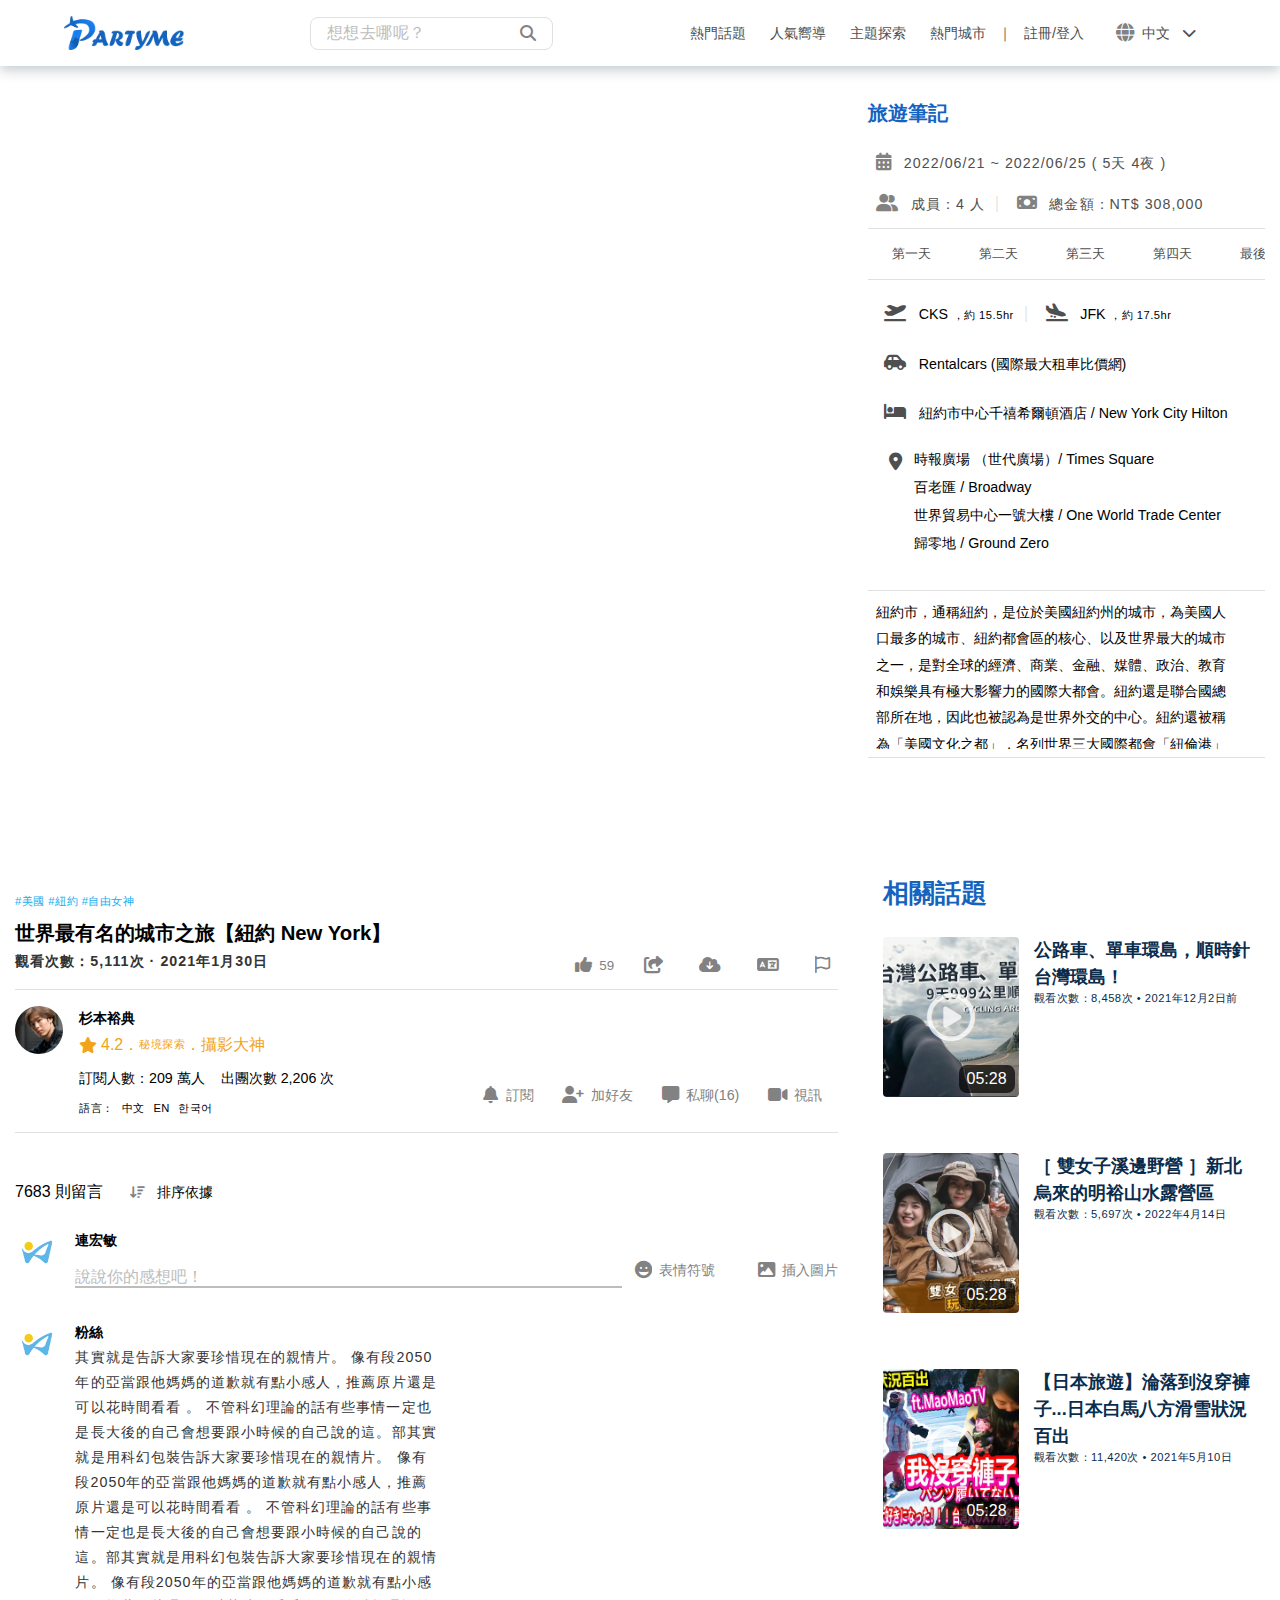
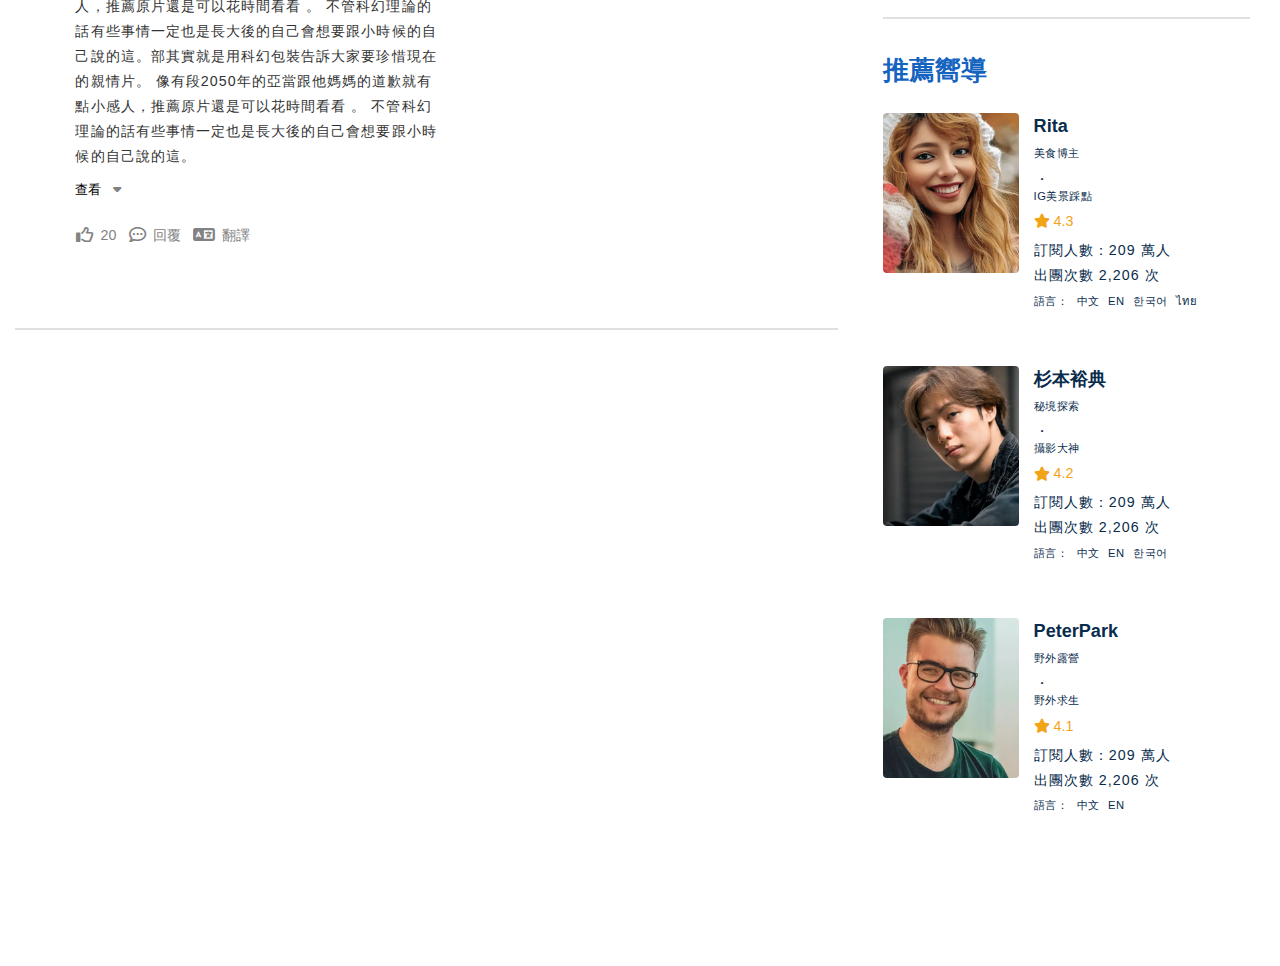
<file: hot-media_page.html>
<!DOCTYPE html>
<html lang="en">

<head>
    <meta charset="UTF-8">
    <meta http-equiv="X-UA-Compatible" content="IE=edge">
    <meta name="viewport" content="width=device-width, initial-scale=1.0">
    <link rel="stylesheet" href="https://cdnjs.cloudflare.com/ajax/libs/font-awesome/6.1.0/css/all.min.css">
    <link rel="shortcut icon" href="./image/favicon.ico" type="image/x-icon">
    <link rel="stylesheet" href="./css/Swiper.css">
    <link rel="stylesheet" href="./css/all.css">
    <!-- <link rel="stylesheet" href="./css/hot.css"> -->
    <link rel="stylesheet" href="./css/hot_media.css">
    <title>PARTYME</title>
</head>

<body>
    <!-- 網頁版導覽列 -->
    <section class="main_header">
        <input type="checkbox" name="" id="menu-switch">
        <div class="main_nav">
            <h1 class="logo">
                <a href="./index.html">
                    <img src="./image/mainav_Logo.webp" alt="PARTYME，尋找最適合你的旅遊夥伴，一同探索有趣又獨特的旅遊體驗。">
                </a>
            </h1>
            <div class="search_bar">
                <input type="search" id="search_bar" name="search_bar" placeholder="想想去哪呢？" list="browsers">
                <datalist id="browsers">
                    <option value="Internet Explorer">
                    <option value="Firefox">
                    <option value="Google Chrome">
                    <option value="Opera">
                    <option value="Safari">
                </datalist>
                <i class="fa-solid fa-magnifying-glass"></i>
            </div>
            <label for="menu-switch" class="hamburger">
                <span></span>
                <span></span>
                <span></span>
            </label>
            <div class="main_menu">
                <ul>
                    <li><a href="./hot.html">熱門話題</a></li>
                    <li><a href="./pop_guide.html">人氣嚮導</a></li>
                    <li><a href="./topic_exploration.html">主題探索</a></li>
                    <li><a href="./popular_cities.html">熱門城市</a></li>
                </ul>
                <span>｜</span>
                <div class="member_button">
                    <a class="signup" href="./signup_login.html">註冊/登入</a>
                    <div class="translate">
                        <div class="flag">
                            <i class="fa-solid fa-globe"></i>
                        </div>
                        <div class="text">中文
                            <i class="fa-solid fa-chevron-down"></i>
                        </div>
                    </div>
                </div>
            </div>
        </div>
    </section>

    <!-- 主體 -->
    <div id="lightBox"></div><!-- 燈箱 -->
    <section class="main">
        <section class="hot_main_media">
            <div class="container_full">
                <div class="video_travel_note_content row">
                    <div class="video_content col-8">
                        <div class="main_media">
                            <iframe src="https://www.youtube.com/embed/CxkLnLIUEP8" title="YouTube video player"
                                frameborder="0" allow="accelerometer; autoplay; clipboard-write; encrypted-media; gyroscope; picture-in-picture"
                                allowfullscreen></iframe>
                        </div>
                    </div>
                    <div class="travel_note_content col-4">
                        <div class="travel_note">
                            <h2 class="h5_b_ch">旅遊筆記</h2>
                            <div class="date_group_moneybill">
                                <div class="date">
                                    <i class="fa-solid fa-calendar-days"></i>
                                    <p class="t1_r_ch">2022/06/21 ~ 2022/06/25 ( 5天 4夜 )</p>
                                </div>
                                <div class="group_moneybill">
                                    <div class="group">
                                        <i class="fa-solid fa-user-group"></i>
                                        <p class="t1_r_ch">成員：4 人</p>
                                    </div>
                                    <span>｜</span>
                                    <div class="moneybill">
                                        <i class="fa-solid fa-money-bill"></i>
                                        <p class="t1_r_ch">總金額：NT$ 308,000</p>
                                    </div>
                                </div>
                            </div>
                            <div class="divide"></div>
                            <div class="tag_name_header">
                                <div class="tag_slider">                                    
                                    <!-- <div class="overlap"></div> -->
                                    <ul>
                                        <li><button class="tag">第一天</button></li>
                                        <li><button class="tag">第二天</button></li>
                                        <li><button class="tag">第三天</button></li>
                                        <li><button class="tag">第四天</button></li>
                                        <li><button class="tag">最後一天</button></li>
                                    </ul>
                                    <!-- <button class="arrow right">
                                        <i class="fa-solid fa-chevron-right"></i>
                                    </button> -->
                                </div>
                            </div>
                            <div class="divide"></div>
                            <div class="journey_node">
                                <div class="item plane">
                                    <div class="departure">
                                        <i class="fa-solid fa-plane-departure"></i>
                                        <h3 class="t1_r_ch">CKS</h3>
                                        <p class="t3_r_ch">，約 15.5hr</p>
                                    </div>
                                    <span>｜</span>
                                    <div class="arrival">
                                        <i class="fa-solid fa-plane-arrival"></i>
                                        <h3 class="t1_r_ch">JFK
                                        </h3>
                                        <p class="t3_r_ch">，約 17.5hr</p>
                                    </div>
                                </div>
                                <div class="item car_rental">
                                    <div class="website">
                                        <i class="fa-solid fa-car-side"></i>
                                        <h3 class="t1_r_ch">Rentalcars (國際最大租車比價網)</h3>
                                    </div>
                                </div>
                                <div class="item hotel">
                                    <div class="location">
                                        <i class="fa-solid fa-bed"></i>
                                        <h3 class="t1_r_ch">紐約市中心千禧希爾頓酒店 / New York City Hilton</h3>
                                    </div>
                                </div>
                                <div class="item node">
                                    <div class="location">
                                        <i class="fa-solid fa-location-dot"></i>
                                        <div class="name_group">
                                            <div class="name">
                                                <h3 class="t1_r_ch">時報廣場 （世代廣場）/ Times Square</h3><br>
                                                <h3 class="t1_r_ch">百老匯 / Broadway</h3><br>
                                                <h3 class="t1_r_ch">世界貿易中心一號大樓 / One World Trade Center</h3><br>
                                                <h3 class="t1_r_ch">歸零地 / Ground Zero</h3><br>
                                            </div>
                                        </div>
                                    </div>
                                </div>
                                <div class="divide"></div>
                            </div>
                            <div class="divide"></div>
                            <div class="note">
                                <div class="context">
                                    <h4 class="t1_r_ch">
                                        紐約市，通稱紐約，是位於美國紐約州的城市，為美國人口最多的城市、紐約都會區的核心、以及世界最大的城市之一，是對全球的經濟、商業、金融、媒體、政治、教育和娛樂具有極大影響力的國際大都會。紐約還是聯合國總部所在地，因此也被認為是世界外交的中心。紐約還被稱為「美國文化之都」，名列世界三大國際都會「紐倫港」之一。
                                        
                                        自由女神像又名自由照耀世界，是位於美國紐約港自由島的巨型古典主義塑像，由弗里德利·奧古斯特·巴特勒迪設計，居斯塔夫·艾菲爾建造，1886年10月28日落成，是法國人民送給美國人民的禮物。塑像人物是身穿長袍的女子，代表羅馬神話中的自主神，她右手高舉火炬，左手的冊子上用羅馬數字寫有美國獨立宣言簽署日期：「JULY
                                        IV MDCCLXXVI」（1776年7月4日），腳下還有斷裂的鎖鏈。這座塑像是自由和美國的象徵，也是對外來移民的歡迎信號。
                                        
                                        時報廣場，又譯為時代廣場，是美國紐約曼哈頓的一個商業中心，位於百老匯大道與第七大道會合處，範圍由西42街延伸至西47街。時報廣場的名稱源自《紐約時報》（New York
                                        Times）早期在此設立的總部大樓，中文譯名應該根據報社而譯為「時報廣場」，但因為翻寫名稱的時候，因為英文使用的關係，常把時報英文的字尾，當成廣場的英文字頭，所以漏掉了Times最後的s，故以英文「Time」直譯為「時代廣場」。
                                        
                                        華爾街是一條位於美國紐約市下曼哈頓的狹窄街道，西起百老匯三一教堂，向東一路延伸至東河旁的南街，是橫跨紐約曼哈頓的金融中心。今日，「華爾街」一詞已超越這條街道本身，成為附近區域的代稱，同時也可以借指對整個美國經濟具有影響力的金融市場和金融機構。
                                    </h4>
                                </div>
                            </div>
                            <div class="divide"></div>
                        </div>
                    </div>
                </div>
                <div class="discuss_related_content row">
                    <div class="discuss_content col-8">
                        <div class="title">
                            <div class="context">
                                <h2 class="tag t3_r_ch">#美國 #紐約 #自由女神</h2>
                                <h3 class="h5_b_ch">世界最有名的城市之旅【紐約 New York】</h3>
                                <p class="t1_b_ch">觀看次數：5,111次 · 2021年1月30日</p>
                            </div>
                            <div class="function">
                                <button><i class="fa-solid fa-thumbs-up"></i>
                                    <div class="amount">59</div>
                                </button>
                                <button><i class="fa-solid fa-share-from-square"></i></button>
                                <button><i class="fa-solid fa-cloud-arrow-down"></i></button>
                                <button><i class="fa-solid fa-language"></i></button>
                                <button><i class="fa-regular fa-flag"></i></button>
                            </div>
                        </div>
                        <div class="title guide">
                            <div class="content">
                                <div class="cover">
                                    <img src="./image/guide14.webp" alt="">
                                </div>
                                <div class="context">
                                    <h3 class="t1_b_ch">杉本裕典</h3>
                                    <div class="score">
                                        <i class="fa-solid fa-star"></i><span>4.2</span><span>．</span>
                                        <h4 class="t3_r_ch">秘境探索</h4><span>．</span<h4 class="t3_r_ch">攝影大神</h4>
                                    </div>
                                    <div class="achievement">
                                        <span class="t1_r_ch">訂閱人數：209 萬人</span>
                                        <span class="t1_r_ch">出團次數 2,206 次</span>
                                    </div>
                                    <div class="language">
                                        <span class="t3_r_ch">語言：</span>
                                        <span class="t3_r_ch">中文</span>
                                        <span class="t3_r_ch">EN</span>
                                        <span class="t3_r_ch">한국어</span>
                                    </div>
                                </div>
                            </div>
                            <div class="function ">
                                <button><i class="fa-solid fa-bell"></i><span class="t1_r_ch">訂閱</span></button>
                                <button><i class="fa-solid fa-user-plus"></i><span class="t1_r_ch">加好友</span></button>
                                <button><i class="fa-solid fa-message"></i><span class="t1_r_ch">私聊(16)</span></button>
                                <button><i class="fa-solid fa-video"></i><span class="t1_r_ch">視訊</span></button>
                            </div>
                        </div>
                        <div class="title message">
                            <div class="message_amount">
                                <span>7683 則留言</span>
                                <button>
                                    <i class="fa-solid fa-arrow-down-wide-short"></i>
                                    <span
                                        class="t1_r_ch">排序依據
                                    </span>
                                </button>
                            </div>
                            <div class="content">
                                <div class="cover">
                                    <img src="./image/zin_lien.webp" alt="">
                                </div>
                                <div class="user">
                                    <span class="t1_b_ch">連宏敏</span>
                                    <div class="context">
                                        <input type="text" name="message" id="message" placeholder="說說你的感想吧！">
                                        <div class="function ">
                                            <button><i class="fa-solid fa-face-grin"></i><span
                                                    class="t1_r_ch">表情符號</span></button>
                                            <button><i class="fa-solid fa-image"></i><span
                                                    class="t1_r_ch">插入圖片</span></button>
                                        </div>
                                    </div>
                                </div>
                            </div>
                            <div class="message_wall">
                                <div class="content">
                                    <div class="cover">
                                        <img src="./image/zin_lien.webp" alt="">
                                    </div>
                                    <div class="user">
                                        <span class="t1_b_ch">粉絲</span>
                                        <div class="context">
                                            <p class="t1_r_ch">其實就是告訴大家要珍惜現在的親情片。
                                                像有段2050年的亞當跟他媽媽的道歉就有點小感人，推薦原片還是可以花時間看看
                                                。
                                                不管科幻理論的話有些事情一定也是長大後的自己會想要跟小時候的自己說的這。部其實就是用科幻包裝告訴大家要珍惜現在的親情片。
                                                像有段2050年的亞當跟他媽媽的道歉就有點小感人，推薦原片還是可以花時間看看
                                                。
                                                不管科幻理論的話有些事情一定也是長大後的自己會想要跟小時候的自己說的這。部其實就是用科幻包裝告訴大家要珍惜現在的親情片。
                                                像有段2050年的亞當跟他媽媽的道歉就有點小感人，推薦原片還是可以花時間看看
                                                。
                                                不管科幻理論的話有些事情一定也是長大後的自己會想要跟小時候的自己說的這。部其實就是用科幻包裝告訴大家要珍惜現在的親情片。
                                                像有段2050年的亞當跟他媽媽的道歉就有點小感人，推薦原片還是可以花時間看看
                                                。
                                                不管科幻理論的話有些事情一定也是長大後的自己會想要跟小時候的自己說的這。</p>
                                            <button>
                                                <span>查看</span>
                                                <i class="fa-solid fa-caret-down"></i>
                                            </button>
                                            <div class="function ">
                                                <button>
                                                    <i class="fa-regular fa-thumbs-up"></i>
                                                    <span class="t1_r_ch">20</span>
                                                </button>
                                                <button>
                                                    <i class="fa-regular fa-comment-dots"></i>
                                                    <span class="t1_r_ch">回覆</span>
                                                </button>
                                                <button>
                                                    <i class="fa-solid fa-language"></i>
                                                    <span class="t1_r_ch">翻譯</span>
                                                </button>
                                            </div>
                                        </div>
                                    </div>
                                </div>
                            </div>
                            <div class="more_second_floor">
                                <div class="divide"></div>
                            </div>
                        </div>
                    </div>
                    <div class="related_content col-4">
                        <section class="hot related">
                            <div class="container">
                                <h2 class="h3_b_ch">相關話題</h2>
                                <div class="row row-cols-1">
                                    <div class="col">
                                        <a href="./hot-media_page.html" class="row">
                                            <div class="col-5">
                                                <div class="video videoLength playerButton" data-videoLength="05:28">
                                                    <img src="./image/hot_video_01.webp" alt="">
                                                </div>
                                            </div>
                                            <div class="col-7">
                                                <div class="contain">
                                                    <div class="context">
                                                        <h3 class="h6_b_ch">公路車、單車環島，順時針台灣環島！</h3>
                                                        <span class="t3_r_ch">觀看次數：8,458次 • 2021年12月2日前</span>
                                                    </div>
                                                </div>
                                            </div>
                                        </a>
                                    </div>
                                    <div class="col">
                                        <a href="./hot-media_page.html" class="row">
                                            <div class="col-5">
                                                <div class="video videoLength playerButton" data-videoLength="05:28">
                                                    <img src="./image/hot_video_02.webp" alt="">
                                                </div>
                                            </div>
                                            <div class="col-7">
                                                <div class="contain">
                                                    <div class="context">
                                                        <h3 class="h6_b_ch">［ 雙女子溪邊野營 ］新北烏來的明裕山水露營區</h3>
                                                        <span class="t3_r_ch">觀看次數：5,697次 • 2022年4月14日</span>
                                                    </div>
                                                </div>
                                            </div>
                                        </a>
                                    </div>
                                    <div class="col">
                                        <a href="./hot-media_page.html" class="row">
                                            <div class="col-5">
                                                <div class="video videoLength playerButton" data-videoLength="05:28">
                                                    <img src="./image/hot_video_03.webp" alt="">
                                                </div>
                                            </div>
                                            <div class="col-7">
                                                <div class="contain">
                                                    <div class="context">
                                                        <h3 class="h6_b_ch">【日本旅遊】淪落到沒穿褲子...日本白馬八方滑雪狀況百出</h3>
                                                        <span class="t3_r_ch">觀看次數：11,420次 • 2021年5月10日</span>
                                                    </div>
                                                </div>
                                            </div>
                                        </a>
                                    </div>
                                </div>
                                <div class="more_second_floor">
                                    <div class="divide"></div>
                                </div>
                            </div>
                        </section>
                        <section class="hot related">
                            <div class="container">
                                <h2 class="h3_b_ch">推薦嚮導</h2>
                                <div class="row row-cols-1">
                                    <div class="col">
                                        <a href="./pop_guide_personal_page.html" class="row">
                                            <div class="col-5">
                                                <div class="video">
                                                    <img src="./image/guide13.webp" alt="">
                                                </div>
                                            </div>
                                            <div class="col-7">
                                                <div class="contain">
                                                    <div class="context">
                                                        <div class="intro">
                                                            <h3 class="h6_b_ch">Rita</h3>
                                                            <h4 class="t3_r_ch">美食博主</h4><span>．</span><h4 class="t3_r_ch">IG美景踩點</h4>
                                                        </div>
                                                        <div class="score t1_r_ch">
                                                            <i class="fa-solid fa-star"></i><span>4.3</span>
                                                        </div>
                                                        <p class="t1_r_ch">訂閱人數：209 萬人<br>出團次數 2,206 次</p>
                                                        <div class="language">
                                                            <span class="t3_r_ch">語言：</span>
                                                            <span class="t3_r_ch">中文</span>
                                                            <span class="t3_r_ch">EN</span>
                                                            <span class="t3_r_ch">한국어</span>
                                                            <span class="t3_r_ch">ไทย</span>
                                                        </div>
                                                    </div>
                                                </div>
                                            </div>
                                        </a>
                                    </div>
                                    <div class="col">
                                        <a href="./pop_guide_personal_page.html" class="row">
                                            <div class="col-5">
                                                <div class="video">
                                                    <img src="./image/guide14.webp" alt="">
                                                </div>
                                            </div>
                                            <div class="col-7">
                                                <div class="contain">
                                                    <div class="context">
                                                        <div class="intro">
                                                            <h3 class="h6_b_ch">杉本裕典</h3>
                                                            <h4 class="t3_r_ch">秘境探索</h4><span>．</span><h4 class="t3_r_ch">攝影大神</h4>
                                                        </div>
                                                        <div class="score t1_r_ch">
                                                            <i class="fa-solid fa-star"></i><span>4.2</span>
                                                        </div>
                                                        <p class="t1_r_ch">訂閱人數：209 萬人<br>出團次數 2,206 次</p>
                                                        <div class="language">
                                                            <span class="t3_r_ch">語言：</span>
                                                            <span class="t3_r_ch">中文</span>
                                                            <span class="t3_r_ch">EN</span>
                                                            <span class="t3_r_ch">한국어</span>
                                                        </div>
                                                    </div>
                                                </div>
                                            </div>
                                        </a>
                                    </div>
                                    <div class="col">
                                        <a href="./pop_guide_personal_page.html" class="row">
                                            <div class="col-5">
                                                <div class="video">
                                                    <img src="./image/guide15.webp" alt="">
                                                </div>
                                            </div>
                                            <div class="col-7">
                                                <div class="contain">
                                                    <div class="context">
                                                        <div class="intro">
                                                            <h3 class="h6_b_ch">PeterPark</h3>
                                                            <h4 class="t3_r_ch">野外露營</h4><span>．</span><h4 class="t3_r_ch">野外求生</h4>
                                                        </div>
                                                        <div class="score t1_r_ch">
                                                            <i class="fa-solid fa-star"></i><span>4.1</span>
                                                        </div>
                                                        <p class="t1_r_ch">訂閱人數：209 萬人<br>出團次數 2,206 次</p>
                                                        <div class="language">
                                                            <span class="t3_r_ch">語言：</span>
                                                            <span class="t3_r_ch">中文</span>
                                                            <span class="t3_r_ch">EN</span>
                                                        </div>
                                                    </div>
                                                </div>
                                            </div>
                                        </a>
                                    </div>
                                </div>
                                <div class="more_second_floor">
                                </div>
                            </div>
                        </section>
                    </div>
                </div>
            </div>
        </section>
    </section>

    <!-- 手機板 Tabbar 按鈕 -->
    <section class="main_tabbar">
        <div class="container_full">
            <div class="row row-cols-5">
                <div class="col">
                    <a href="./hot.html"><i class="h6_b_ch fa-solid fa-fire-flame-curved"></i>
                        <h2 class="t3_r_ch">熱門話題</h2>
                    </a>
                </div>
                <div class="col">
                    <a href="./pop_guide.html"><i class="h6_b_ch fa-solid fa-signs-post"></i>
                        <h2 class="t3_r_ch">人氣嚮導</h2>
                    </a>
                </div>
                <div class="col">
                    <a href="./topic_exploration.html"><i class="h6_b_ch fa-solid fa-compass"></i>
                        <h2 class="t3_r_ch">主題探索</h2>
                    </a>
                </div>
                <div class="col">
                    <a href="./popular_cities.html"><i class="h6_b_ch fa-solid fa-tree-city"></i>
                        <h2 class="t3_r_ch">熱門城市</h2>
                    </a>
                </div>
                <div class="col">
                    <a href="#"><i class="h6_b_ch fa-solid fa-magnifying-glass"></i>
                        <h2 class="t3_r_ch">搜尋</h2>
                    </a>
                </div>
            </div>
        </div>
    </section>

    <script src="./script/bottom-sheet.js"></script>
    <script src="./script/jquery-3.6.0.js"></script>
    <script src="./script/jquery-ui.js"></script>
    <script src="./script/hot_media_page.js"></script>
</body>

</html>
</file>
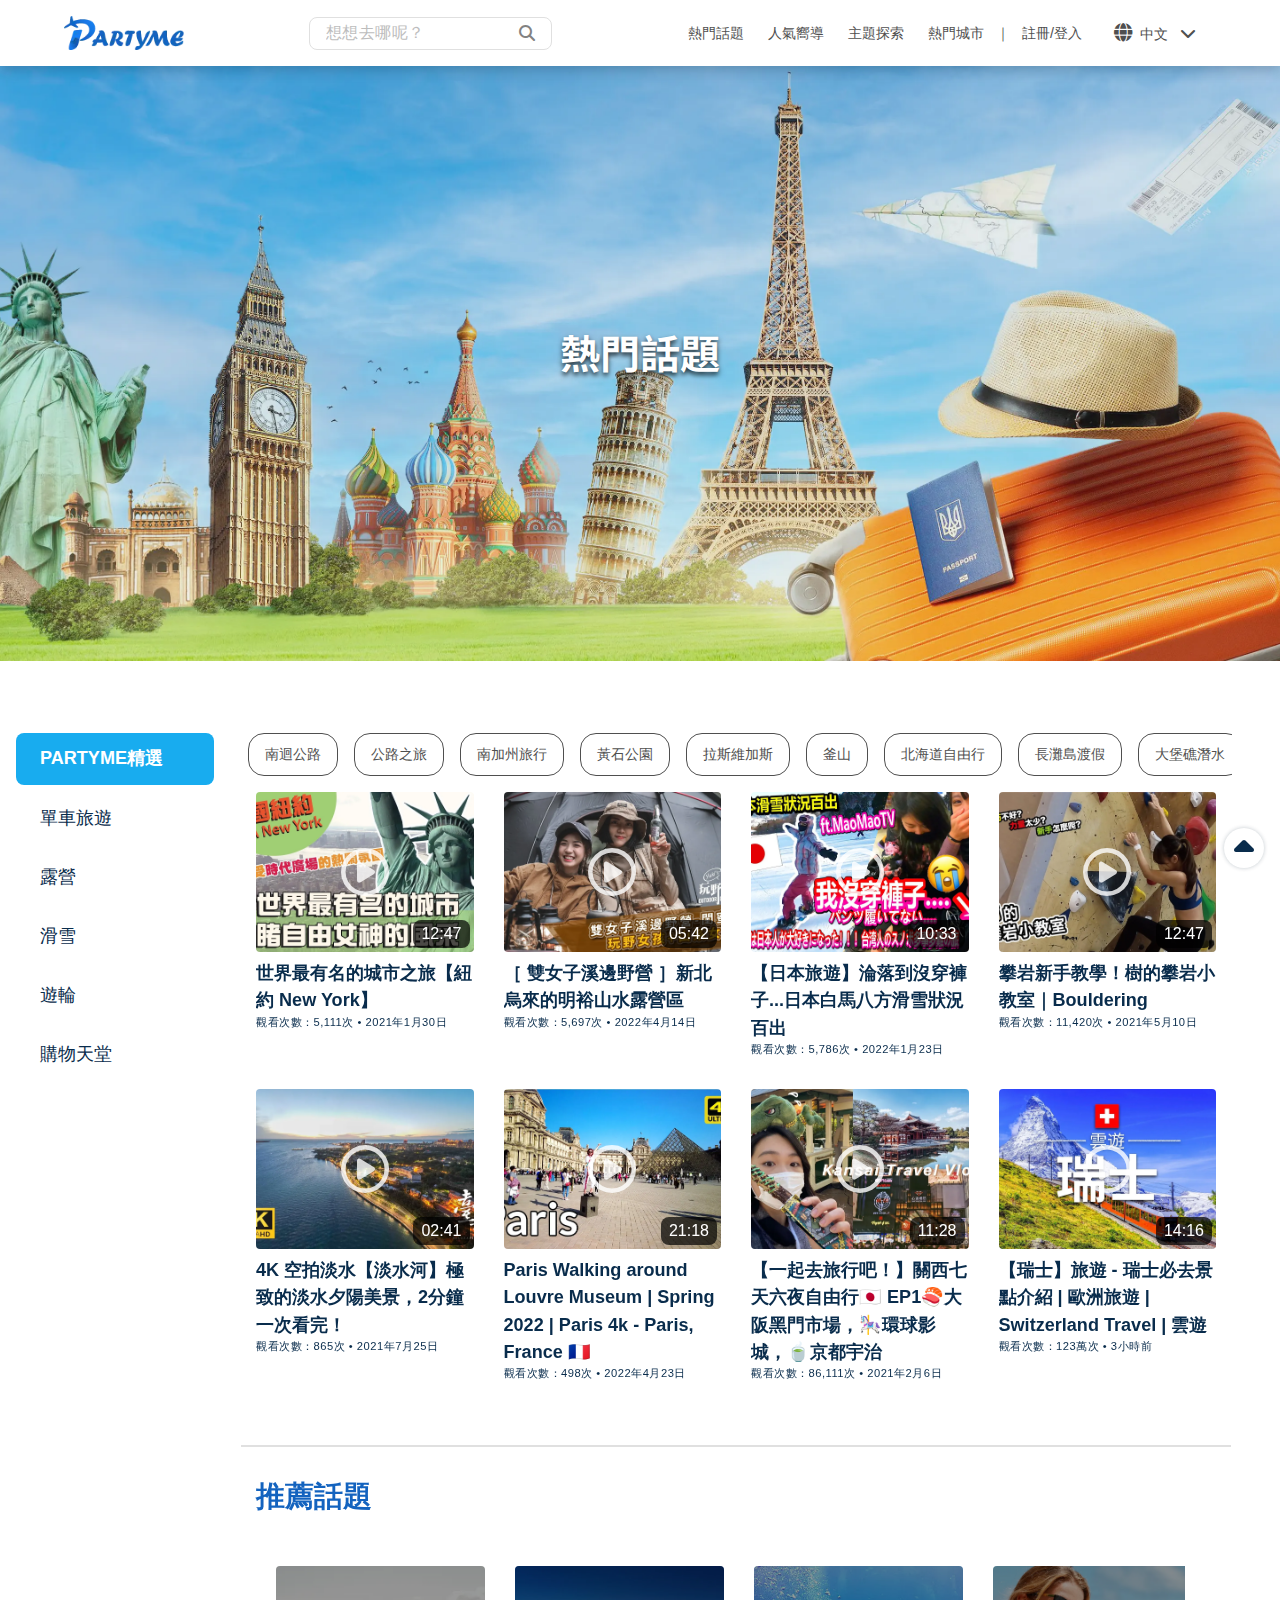
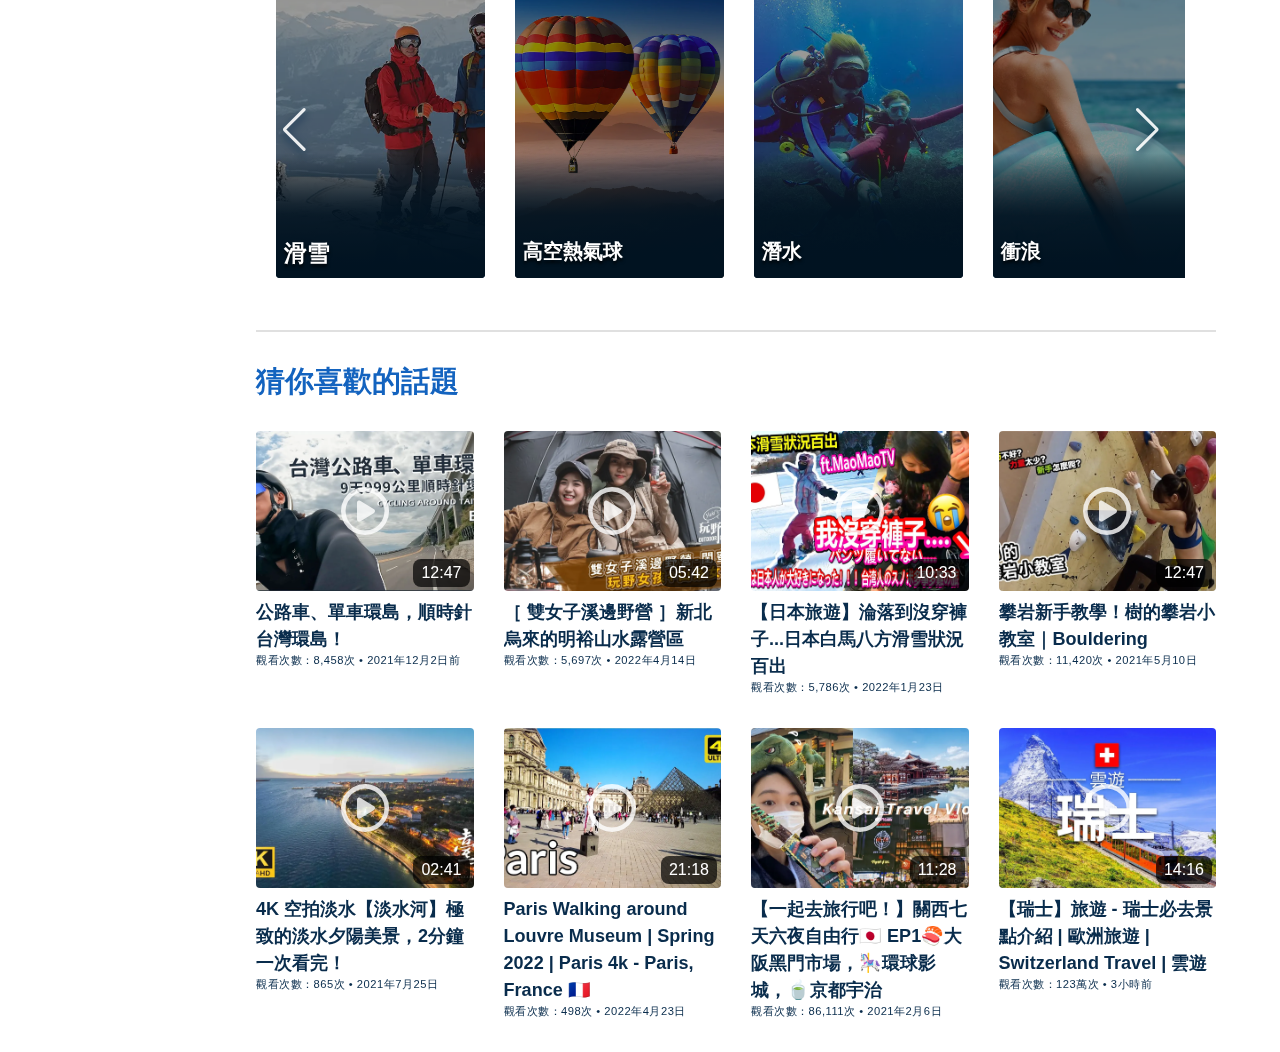
<file: hot.html>
<!DOCTYPE html>
<html lang="en">
<head>
    <meta charset="UTF-8">
    <meta http-equiv="X-UA-Compatible" content="IE=edge">
    <meta name="viewport" content="width=device-width, initial-scale=1.0">
    <link rel="stylesheet" href="https://cdnjs.cloudflare.com/ajax/libs/font-awesome/6.1.0/css/all.min.css">
    <link rel="shortcut icon" href="./image/favicon.ico" type="image/x-icon">
    <link rel="stylesheet" href="./css/Swiper.css">
    <link rel="stylesheet" href="./css/all.css">
    <link rel="stylesheet" href="./css/hot.css">
    <title>PARTYME</title>
</head>
<body>
<!-- 網頁版導覽列 -->
<section class="main_header">
    <input type="checkbox" name="" id="menu-switch">
    <div class="main_nav">
        <h1 class="logo">
            <a href="./index.html">
                <img src="./image/mainav_Logo.webp" alt="PARTYME，尋找最適合你的旅遊夥伴，一同探索有趣又獨特的旅遊體驗。">
            </a>
        </h1>
        <div class="search_bar">
            <input type="search" id="search_bar" name="search_bar" placeholder="想想去哪呢？" list="browsers">
            <datalist id="browsers">
                <option value="Internet Explorer">
                <option value="Firefox">
                <option value="Google Chrome">
                <option value="Opera">
                <option value="Safari">
            </datalist>
            <i class="fa-solid fa-magnifying-glass"></i>
        </div>
        <label for="menu-switch" class="hamburger">
            <span></span>
            <span></span>
            <span></span>
        </label>
        <div class="main_menu">
            <ul>
                <li><a href="./hot.html">熱門話題</a></li>
                <li><a href="./pop_guide.html">人氣嚮導</a></li>
                <li><a href="./topic_exploration.html">主題探索</a></li>
                <li><a href="./popular_cities.html">熱門城市</a></li>
            </ul>
            <span>｜</span>
            <div class="member_button">
                <a class="signup" href="./signup_login.html">註冊/登入</a>
                <div class="translate">
                    <div class="flag">
                        <i class="fa-solid fa-globe"></i>
                    </div>
                    <div class="text">中文
                        <i class="fa-solid fa-chevron-down"></i>
                    </div>
                </div>
            </div>
        </div>
    </div>
</section>
<!-- Banner -->
<section class="Banner">
    <div class="container_full">
        <h2 class="h1_b_ch">熱門話題</h2>
    </div>
</section>
<!-- 主體 -->
<section class="main">
    <div class="container_full">
        <div class="row">
            <aside class="col">
                <div class="slider">
                    <ul class="tabs">
                        <li class="tab is-active"><a data-switcher data-tab="1" class="button h6_r_ch">PARTYME精選</a></li>
                        <li class="tab"><a data-switcher data-tab="2" class="button h6_r_ch">單車旅遊</a></li>
                        <li class="tab"><a data-switcher data-tab="3" class="button h6_r_ch">露營</a></li>
                        <li class="tab"><a data-switcher data-tab="4" class="button h6_r_ch">滑雪</a></li>
                        <li class="tab"><a data-switcher data-tab="5" class="button h6_r_ch">遊輪</a></li>
                        <li class="tab"><a data-switcher data-tab="5" class="button h6_r_ch">購物天堂</a></li>
                    </ul>
                </div>
            </aside>
            <div class="hot col pages">
                <div class="page is-active" data-page="1">
                    <div class="tag_name_header">
                        <div class="tag_slider">
                            <ul>
                                <li><button class="tag t1_r_ch">南迴公路</button></li>
                                <li><button class="tag t1_r_ch">公路之旅</button></li>
                                <li><button class="tag t1_r_ch">南加州旅行</button></li>
                                <li><button class="tag t1_r_ch">黃石公園</button></li>
                                <li><button class="tag t1_r_ch">拉斯維加斯</button></li>
                                <li><button class="tag t1_r_ch">釜山</button></li>
                                <li><button class="tag t1_r_ch">北海道自由行</button></li>
                                <li><button class="tag t1_r_ch">長灘島渡假</button></li>
                                <li><button class="tag t1_r_ch">大堡礁潛水</button></li>
                            </ul>
                        </div>
                    </div>
                    <section class="row row-cols-1 row-cols-md-2 row-cols-lg-3 row-cols-xl-4">
                        <div class="col ">
                            <a href="./hot-media_page.html">
                                <div class="video videoLength playerButton" data-videoLength="12:47">
                                    <img src="./image/hot_carousel_video_00.webp" alt="">
                                </div>
                                <div class="content">
                                    <div class="title_paragraph">
                                        <h3 class="h6_b_ch">世界最有名的城市之旅【紐約 New York】</h3>
                                    </div>
                                    <span class="t3_r_ch">觀看次數：5,111次 • 2021年1月30日</span>
                                </div>
                            </a>
                        </div>
                        <div class="col">
                            <a href="./hot-media_page.html">
                                <div class="video videoLength playerButton" data-videoLength="05:42"
                                    data-url="https://www.youtube.com/embed/zyNMcPyfFxM">
                                    <img src="./image/hot_video_02.webp" alt="">
                                </div>
                                <div class="content">
                                    <div class="title_paragraph">
                                        <h3 class="h6_b_ch">［ 雙女子溪邊野營 ］新北烏來的明裕山水露營區</h3>
                                    </div>
                                    <span class="t3_r_ch">觀看次數：5,697次 • 2022年4月14日</span>
                                </div>
                            </a>
                        </div>
                        <div class="col">
                            <a href="./hot-media_page.html">
                                <div class="video videoLength playerButton" data-videoLength="10:33"
                                    data-url="https://www.youtube.com/embed/ERVngmuVN3Q">
                                    <img src="./image/hot_video_03.webp" alt="">
                                </div>
                                <div class="content">
                                    <div class="title_paragraph">
                                        <h3 class="h6_b_ch">【日本旅遊】淪落到沒穿褲子...日本白馬八方滑雪狀況百出</h3>
                                    </div>
                                    <span class="t3_r_ch">觀看次數：5,786次 • 2022年1月23日</span>
                                </div>
                            </a>
                        </div>
                        <div class="col">
                            <a href="./hot-media_page.html">
                                <div class="video videoLength playerButton" data-videoLength="12:47"
                                    data-url="https://www.youtube.com/embed/zgwArBbMyZA">
                                    <img src="./image/hot_video_04.webp" alt="">
                                </div>
                                <div class="content">
                                    <div class="title_paragraph">
                                        <h3 class="h6_b_ch">攀岩新手教學！樹的攀岩小教室｜Bouldering</h3>
                                    </div>
                                    <span class="t3_r_ch">觀看次數：11,420次 • 2021年5月10日</span>
                                </div>
                            </a>
                        </div>
                        <div class="col">
                            <a href="./hot-media_page.html">
                                <div class="video videoLength playerButton" data-videoLength="02:41"
                                    data-url="https://www.youtube.com/embed/oL_hKEweXy8">
                                    <img src="./image/hot_video_05.webp" alt="">
                                </div>
                                <div class="content">
                                    <div class="title_paragraph">
                                        <h3 class="h6_b_ch">4K 空拍淡水【淡水河】極致的淡水夕陽美景，2分鐘一次看完！</h3>
                                    </div>
                                    <span class="t3_r_ch">觀看次數：865次 • 2021年7月25日</span>
                                </div>
                            </a>
                        </div>
                        <div class="col">
                            <a href="./hot-media_page.html">
                                <div class="video videoLength playerButton" data-videoLength="21:18"
                                    data-url="https://www.youtube.com/embed/5UWV0FxMsm4">
                                    <img src="./image/hot_video_06.webp" alt="">
                                </div>
                                <div class="content">
                                    <div class="title_paragraph">
                                        <h3 class="h6_b_ch">Paris Walking around Louvre Museum | Spring 2022 | Paris 4k - Paris, France 🇫🇷
                                        </h3>
                                    </div>
                                    <span class="t3_r_ch">觀看次數：498次 • 2022年4月23日</span>
                                </div>
                            </a>
                        </div>
                        <div class="col">
                            <a href="./hot-media_page.html">
                                <div class="video videoLength playerButton" data-videoLength="11:28"
                                    data-url="https://www.youtube.com/embed/jPtc5wIbV_Y">
                                    <img src="./image/hot_video_07.webp" alt="">
                                </div>
                                <div class="content">
                                    <div class="title_paragraph">
                                        <h3 class="h6_b_ch">【一起去旅行吧！】關西七天六夜自由行🇯🇵 EP1🍣大阪黑門市場，🎠環球影城，🍵京都宇治</h3>
                                    </div>
                                    <span class="t3_r_ch">觀看次數：86,111次 • 2021年2月6日</span>
                                </div>
                            </a>
                        </div>
                        <div class="col">
                            <a href="./hot-media_page.html">
                                <div class="video videoLength playerButton" data-videoLength="14:16"
                                    data-url="https://www.youtube.com/embed/FWTUIduahRc">
                                    <img src="./image/hot_video_08.webp" alt="">
                                </div>
                                <div class="content">
                                    <div class="title_paragraph">
                                        <h3 class="h6_b_ch">【瑞士】旅遊 - 瑞士必去景點介紹 | 歐洲旅遊 | Switzerland Travel | 雲遊</h3>
                                    </div>
                                    <span class="t3_r_ch">觀看次數：123萬次 • 3小時前</span>
                                </div>
                            </a>
                        </div>
                        <div class="more_second_floor">
                            <div class="divide"></div>
                        </div>
                    </section>
                    <h2 class="h2_b_ch">推薦話題</h2>
                    <section class="recommend">
                        <div id="carousel" class="carousel">
                            <div id="carousel_item" class="carousel_item carousel_item-visible">
                                <div class="card extend">
                                    <div class="cover">
                                        <div class="overlap"></div>
                                        <div class="caption">
                                            <h3 class="h4_b_ch">滑雪</h3>
                                        </div>
                                    </div>
                                </div>
                                <div class="card">
                                    <div class="cover">
                                        <div class="overlap"></div>
                                        <div class="caption">
                                            <h3 class="h5_b_ch">高空熱氣球</h3>
                                        </div>
                                    </div>
                                </div>
                                <div class="card">
                                    <div class="cover">
                                        <div class="overlap"></div>
                                        <div class="caption">
                                            <h3 class="h5_b_ch">潛水</h3>
                                        </div>
                                    </div>
                                </div>
                                <div class="card">
                                    <div class="cover">
                                        <div class="overlap"></div>
                                        <div class="caption">
                                            <h3 class="h5_b_ch">衝浪</h3>
                                        </div>
                                    </div>
                                </div>
                                <div class="card">
                                    <div class="cover">
                                        <div class="overlap"></div>
                                        <div class="caption">
                                            <h3 class="h5_b_ch">渡輪</h3>
                                        </div>
                                    </div>
                                </div>
                                <div class="card">
                                    <div class="cover">
                                        <div class="overlap"></div>
                                        <div class="caption">
                                            <h3 class="h5_b_ch">露營</h3>
                                        </div>
                                    </div>
                                </div>
                                <div class="card">
                                    <div class="cover">
                                        <div class="overlap"></div>
                                        <div class="caption">
                                            <h3 class="h5_b_ch">攝影</h3>
                                        </div>
                                    </div>
                                </div>
                            </div>
                            <div class="carousel_actions">
                                <button id="carousel_button_prev" class="swiper-button-prev" aria-label="Previouse slide">
                                     </button>
                                <button id="carousel_button_next" class="swiper-button-next" aria-label="Next slide">
                                </button>
                            </div>
                        </div>
                    </section>
                    <div class="more_second_floor">
                        <div class="divide"></div>
                    </div>
                    <h2 class="h2_b_ch">猜你喜歡的話題</h2>
                    <section class="row row-cols-1 row-cols-md-2 row-cols-lg-3 row-cols-xl-4">
                        <div class="col ">
                            <a href="./hot-media_page.html">
                                <div class="video videoLength playerButton" data-videoLength="12:47">
                                    <img src="./image/hot_video_01.webp" alt="">
                                </div>
                                <div class="content">
                                    <div class="title_paragraph">
                                        <h3 class="h6_b_ch">公路車、單車環島，順時針台灣環島！</h3>
                                    </div>
                                    <span class="t3_r_ch">觀看次數：8,458次 • 2021年12月2日前</span>
                                </div>
                            </a>
                        </div>
                        <div class="col">
                            <a href="./hot-media_page.html">
                                <div class="video videoLength playerButton" data-videoLength="05:42"
                                    data-url="https://www.youtube.com/embed/zyNMcPyfFxM">
                                    <img src="./image/hot_video_02.webp" alt="">
                                </div>
                                <div class="content">
                                    <div class="title_paragraph">
                                        <h3 class="h6_b_ch">［ 雙女子溪邊野營 ］新北烏來的明裕山水露營區</h3>
                                    </div>
                                    <span class="t3_r_ch">觀看次數：5,697次 • 2022年4月14日</span>
                                </div>
                            </a>
                        </div>
                        <div class="col">
                            <a href="./hot-media_page.html">
                                <div class="video videoLength playerButton" data-videoLength="10:33"
                                    data-url="https://www.youtube.com/embed/ERVngmuVN3Q">
                                    <img src="./image/hot_video_03.webp" alt="">
                                </div>
                                <div class="content">
                                    <div class="title_paragraph">
                                        <h3 class="h6_b_ch">【日本旅遊】淪落到沒穿褲子...日本白馬八方滑雪狀況百出</h3>
                                    </div>
                                    <span class="t3_r_ch">觀看次數：5,786次 • 2022年1月23日</span>
                                </div>
                            </a>
                        </div>
                        <div class="col">
                            <a href="./hot-media_page.html">
                                <div class="video videoLength playerButton" data-videoLength="12:47"
                                    data-url="https://www.youtube.com/embed/zgwArBbMyZA">
                                    <img src="./image/hot_video_04.webp" alt="">
                                </div>
                                <div class="content">
                                    <div class="title_paragraph">
                                        <h3 class="h6_b_ch">攀岩新手教學！樹的攀岩小教室｜Bouldering</h3>
                                    </div>
                                    <span class="t3_r_ch">觀看次數：11,420次 • 2021年5月10日</span>
                                </div>
                            </a>
                        </div>
                        <div class="col">
                            <a href="./hot-media_page.html">
                                <div class="video videoLength playerButton" data-videoLength="02:41"
                                    data-url="https://www.youtube.com/embed/oL_hKEweXy8">
                                    <img src="./image/hot_video_05.webp" alt="">
                                </div>
                                <div class="content">
                                    <div class="title_paragraph">
                                        <h3 class="h6_b_ch">4K 空拍淡水【淡水河】極致的淡水夕陽美景，2分鐘一次看完！</h3>
                                    </div>
                                    <span class="t3_r_ch">觀看次數：865次 • 2021年7月25日</span>
                                </div>
                            </a>
                        </div>
                        <div class="col">
                            <a href="./hot-media_page.html">
                                <div class="video videoLength playerButton" data-videoLength="21:18"
                                    data-url="https://www.youtube.com/embed/5UWV0FxMsm4">
                                    <img src="./image/hot_video_06.webp" alt="">
                                </div>
                                <div class="content">
                                    <div class="title_paragraph">
                                        <h3 class="h6_b_ch">Paris Walking around Louvre Museum | Spring 2022 | Paris 4k - Paris, France 🇫🇷
                                        </h3>
                                    </div>
                                    <span class="t3_r_ch">觀看次數：498次 • 2022年4月23日</span>
                                </div>
                            </a>
                        </div>
                        <div class="col">
                            <a href="./hot-media_page.html">
                                <div class="video videoLength playerButton" data-videoLength="11:28"
                                    data-url="https://www.youtube.com/embed/jPtc5wIbV_Y">
                                    <img src="./image/hot_video_07.webp" alt="">
                                </div>
                                <div class="content">
                                    <div class="title_paragraph">
                                        <h3 class="h6_b_ch">【一起去旅行吧！】關西七天六夜自由行🇯🇵 EP1🍣大阪黑門市場，🎠環球影城，🍵京都宇治</h3>
                                    </div>
                                    <span class="t3_r_ch">觀看次數：86,111次 • 2021年2月6日</span>
                                </div>
                            </a>
                        </div>
                        <div class="col">
                            <a href="./hot-media_page.html">
                                <div class="video videoLength playerButton" data-videoLength="14:16"
                                    data-url="https://www.youtube.com/embed/FWTUIduahRc">
                                    <img src="./image/hot_video_08.webp" alt="">
                                </div>
                                <div class="content">
                                    <div class="title_paragraph">
                                        <h3 class="h6_b_ch">【瑞士】旅遊 - 瑞士必去景點介紹 | 歐洲旅遊 | Switzerland Travel | 雲遊</h3>
                                    </div>
                                    <span class="t3_r_ch">觀看次數：123萬次 • 3小時前</span>
                                </div>
                            </a>
                        </div>
                    </section>
                </div>
                <div class="page" data-page="2">
                    <div class="tag_name_header">
                        <div class="tag_slider">
                            <div class="overlap"></div>
                            <ul>
                                <li><button class="tag t1_r_ch">南迴公路</button></li>
                                <li><button class="tag t1_r_ch">公路之旅</button></li>
                                <li><button class="tag t1_r_ch">南加州旅行</button></li>
                                <li><button class="tag t1_r_ch">黃石公園</button></li>
                                <li><button class="tag t1_r_ch">拉斯維加斯</button></li>
                            </ul>
                        </div>
                    </div>
                    <section class="row row-cols-1 row-cols-md-2 row-cols-lg-3 row-cols-xl-4">
                        <div class="col ">
                            <a href="./hot-media_page.html">
                                <div class="video videoLength playerButton" data-videoLength="12:47">
                                    <img src="./image/hot_video_01.webp" alt="">
                                </div>
                                <div class="content">
                                    <div class="title_paragraph">
                                        <h3 class="h6_b_ch">公路車、單車環島，順時針台灣環島！</h3>
                                    </div>
                                    <span class="t3_r_ch">觀看次數：8,458次 • 2021年12月2日前</span>
                                </div>
                            </a>
                        </div>
                        <div class="col">
                            <a href="./hot-media_page.html">
                                <div class="video videoLength playerButton" data-videoLength="05:42"
                                    data-url="https://www.youtube.com/embed/zyNMcPyfFxM">
                                    <img src="./image/hot_video_02.webp" alt="">
                                </div>
                                <div class="content">
                                    <div class="title_paragraph">
                                        <h3 class="h6_b_ch">［ 雙女子溪邊野營 ］新北烏來的明裕山水露營區</h3>
                                    </div>
                                    <span class="t3_r_ch">觀看次數：5,697次 • 2022年4月14日</span>
                                </div>
                            </a>
                        </div>
                        <div class="col">
                            <a href="./hot-media_page.html">
                                <div class="video videoLength playerButton" data-videoLength="10:33"
                                    data-url="https://www.youtube.com/embed/ERVngmuVN3Q">
                                    <img src="./image/hot_video_03.webp" alt="">
                                </div>
                                <div class="content">
                                    <div class="title_paragraph">
                                        <h3 class="h6_b_ch">【日本旅遊】淪落到沒穿褲子...日本白馬八方滑雪狀況百出</h3>
                                    </div>
                                    <span class="t3_r_ch">觀看次數：5,786次 • 2022年1月23日</span>
                                </div>
                            </a>
                        </div>
                        <div class="col">
                            <a href="./hot-media_page.html">
                                <div class="video videoLength playerButton" data-videoLength="12:47"
                                    data-url="https://www.youtube.com/embed/zgwArBbMyZA">
                                    <img src="./image/hot_video_04.webp" alt="">
                                </div>
                                <div class="content">
                                    <div class="title_paragraph">
                                        <h3 class="h6_b_ch">攀岩新手教學！樹的攀岩小教室｜Bouldering</h3>
                                    </div>
                                    <span class="t3_r_ch">觀看次數：11,420次 • 2021年5月10日</span>
                                </div>
                            </a>
                        </div>
                        <div class="col">
                            <a href="./hot-media_page.html">
                                <div class="video videoLength playerButton" data-videoLength="02:41"
                                    data-url="https://www.youtube.com/embed/oL_hKEweXy8">
                                    <img src="./image/hot_video_05.webp" alt="">
                                </div>
                                <div class="content">
                                    <div class="title_paragraph">
                                        <h3 class="h6_b_ch">4K 空拍淡水【淡水河】極致的淡水夕陽美景，2分鐘一次看完！</h3>
                                    </div>
                                    <span class="t3_r_ch">觀看次數：865次 • 2021年7月25日</span>
                                </div>
                            </a>
                        </div>
                        <div class="col">
                            <a href="./hot-media_page.html">
                                <div class="video videoLength playerButton" data-videoLength="21:18"
                                    data-url="https://www.youtube.com/embed/5UWV0FxMsm4">
                                    <img src="./image/hot_video_06.webp" alt="">
                                </div>
                                <div class="content">
                                    <div class="title_paragraph">
                                        <h3 class="h6_b_ch">Paris Walking around Louvre Museum | Spring 2022 | Paris 4k - Paris, France 🇫🇷
                                        </h3>
                                    </div>
                                    <span class="t3_r_ch">觀看次數：498次 • 2022年4月23日</span>
                                </div>
                            </a>
                        </div>
                        <div class="col">
                            <a href="./hot-media_page.html">
                                <div class="video videoLength playerButton" data-videoLength="11:28"
                                    data-url="https://www.youtube.com/embed/jPtc5wIbV_Y">
                                    <img src="./image/hot_video_07.webp" alt="">
                                </div>
                                <div class="content">
                                    <div class="title_paragraph">
                                        <h3 class="h6_b_ch">【一起去旅行吧！】關西七天六夜自由行🇯🇵 EP1🍣大阪黑門市場，🎠環球影城，🍵京都宇治</h3>
                                    </div>
                                    <span class="t3_r_ch">觀看次數：86,111次 • 2021年2月6日</span>
                                </div>
                            </a>
                        </div>
                        <div class="col">
                            <a href="./hot-media_page.html">
                                <div class="video videoLength playerButton" data-videoLength="14:16"
                                    data-url="https://www.youtube.com/embed/FWTUIduahRc">
                                    <img src="./image/hot_video_08.webp" alt="">
                                </div>
                                <div class="content">
                                    <div class="title_paragraph">
                                        <h3 class="h6_b_ch">【瑞士】旅遊 - 瑞士必去景點介紹 | 歐洲旅遊 | Switzerland Travel | 雲遊</h3>
                                    </div>
                                    <span class="t3_r_ch">觀看次數：123萬次 • 3小時前</span>
                                </div>
                            </a>
                        </div>
                        <div class="more_second_floor">
                            <div class="divide"></div>
                        </div>
                    </section>
                    <h2 class="h2_b_ch">推薦話題</h2>
                    <section class="recommend">
                        <div id="carousel" class="carousel">
                            <div class="carousel_item carousel_item-visible">
                                <div class="card extend">
                                    <div class="cover">
                                        <div class="overlap"></div>
                                        <div class="caption">
                                            <h3 class="h4_b_ch">滑雪</h3>
                                            <div class="tag">
                                                <h4>旅遊首選城市</h4>
                                                <h4>優質移居城市</h4>
                                            </div>
                                        </div>
                                    </div>
                                </div>
                                <div class="card">
                                    <div class="cover">
                                        <div class="overlap"></div>
                                        <div class="caption">
                                            <h3 class="h5_b_ch">江蘇</h3>
                                            <div class="tag">
                                                <h4>旅遊首選城市</h4>
                                                <h4>優質移居城市</h4>
                                            </div>
                                        </div>
                                    </div>
                                </div>
                                <div class="card">
                                    <div class="cover">
                                        <div class="overlap"></div>
                                        <div class="caption">
                                            <h3 class="h5_b_ch">馬爾地夫</h3>
                                            <div class="tag">
                                                <h4>旅遊首選城市</h4>
                                                <h4>優質移居城市</h4>
                                            </div>
                                        </div>
                                    </div>
                                </div>
                                <div class="card">
                                    <div class="cover">
                                        <div class="overlap"></div>
                                        <div class="caption">
                                            <h3 class="h5_b_ch">西安</h3>
                                            <div class="tag">
                                                <h4>旅遊首選城市</h4>
                                                <h4>優質移居城市</h4>
                                            </div>
                                        </div>
                                    </div>
                                </div>
                                <div class="card">
                                    <div class="cover">
                                        <div class="overlap"></div>
                                        <div class="caption">
                                            <h3 class="h5_b_ch">曼哈頓</h3>
                                            <div class="tag">
                                                <h4>旅遊首選城市</h4>
                                                <h4>優質移居城市</h4>
                                            </div>
                                        </div>
                                    </div>
                                </div>
                                <div class="card">
                                    <div class="cover">
                                        <div class="overlap"></div>
                                        <div class="caption">
                                            <h3 class="h5_b_ch">曼哈頓</h3>
                                            <div class="tag">
                                                <h4>旅遊首選城市</h4>
                                                <h4>優質移居城市</h4>
                                            </div>
                                        </div>
                                    </div>
                                </div>
                                <div class="card">
                                    <div class="cover">
                                        <div class="overlap"></div>
                                        <div class="caption">
                                            <h3 class="h5_b_ch">曼哈頓</h3>
                                            <div class="tag">
                                                <h4>旅遊首選城市</h4>
                                                <h4>優質移居城市</h4>
                                            </div>
                                        </div>
                                    </div>
                                </div>
                            </div>
                        </div>
                    </section>
                    <div class="more_second_floor">
                        <div class="divide"></div>
                    </div>
                    <h2 class="h2_b_ch">猜你喜歡的話題</h2>
                    <section class="row row-cols-1 row-cols-md-2 row-cols-lg-3 row-cols-xl-4">
                        <div class="col ">
                            <a href="./hot-media_page.html">
                                <div class="video videoLength playerButton" data-videoLength="12:47">
                                    <img src="./image/hot_video_01.webp" alt="">
                                </div>
                                <div class="content">
                                    <div class="title_paragraph">
                                        <h3 class="h6_b_ch">公路車、單車環島，順時針台灣環島！</h3>
                                    </div>
                                    <span class="t3_r_ch">觀看次數：8,458次 • 2021年12月2日前</span>
                                </div>
                            </a>
                        </div>
                        <div class="col">
                            <a href="./hot-media_page.html">
                                <div class="video videoLength playerButton" data-videoLength="05:42"
                                    data-url="https://www.youtube.com/embed/zyNMcPyfFxM">
                                    <img src="./image/hot_video_02.webp" alt="">
                                </div>
                                <div class="content">
                                    <div class="title_paragraph">
                                        <h3 class="h6_b_ch">［ 雙女子溪邊野營 ］新北烏來的明裕山水露營區</h3>
                                    </div>
                                    <span class="t3_r_ch">觀看次數：5,697次 • 2022年4月14日</span>
                                </div>
                            </a>
                        </div>
                        <div class="col">
                            <a href="./hot-media_page.html">
                                <div class="video videoLength playerButton" data-videoLength="10:33"
                                    data-url="https://www.youtube.com/embed/ERVngmuVN3Q">
                                    <img src="./image/hot_video_03.webp" alt="">
                                </div>
                                <div class="content">
                                    <div class="title_paragraph">
                                        <h3 class="h6_b_ch">【日本旅遊】淪落到沒穿褲子...日本白馬八方滑雪狀況百出</h3>
                                    </div>
                                    <span class="t3_r_ch">觀看次數：5,786次 • 2022年1月23日</span>
                                </div>
                            </a>
                        </div>
                        <div class="col">
                            <a href="./hot-media_page.html">
                                <div class="video videoLength playerButton" data-videoLength="12:47"
                                    data-url="https://www.youtube.com/embed/zgwArBbMyZA">
                                    <img src="./image/hot_video_04.webp" alt="">
                                </div>
                                <div class="content">
                                    <div class="title_paragraph">
                                        <h3 class="h6_b_ch">攀岩新手教學！樹的攀岩小教室｜Bouldering</h3>
                                    </div>
                                    <span class="t3_r_ch">觀看次數：11,420次 • 2021年5月10日</span>
                                </div>
                            </a>
                        </div>
                        <div class="col">
                            <a href="./hot-media_page.html">
                                <div class="video videoLength playerButton" data-videoLength="02:41"
                                    data-url="https://www.youtube.com/embed/oL_hKEweXy8">
                                    <img src="./image/hot_video_05.webp" alt="">
                                </div>
                                <div class="content">
                                    <div class="title_paragraph">
                                        <h3 class="h6_b_ch">4K 空拍淡水【淡水河】極致的淡水夕陽美景，2分鐘一次看完！</h3>
                                    </div>
                                    <span class="t3_r_ch">觀看次數：865次 • 2021年7月25日</span>
                                </div>
                            </a>
                        </div>
                        <div class="col">
                            <a href="./hot-media_page.html">
                                <div class="video videoLength playerButton" data-videoLength="21:18"
                                    data-url="https://www.youtube.com/embed/5UWV0FxMsm4">
                                    <img src="./image/hot_video_06.webp" alt="">
                                </div>
                                <div class="content">
                                    <div class="title_paragraph">
                                        <h3 class="h6_b_ch">Paris Walking around Louvre Museum | Spring 2022 | Paris 4k - Paris, France 🇫🇷
                                        </h3>
                                    </div>
                                    <span class="t3_r_ch">觀看次數：498次 • 2022年4月23日</span>
                                </div>
                            </a>
                        </div>
                        <div class="col">
                            <a href="./hot-media_page.html">
                                <div class="video videoLength playerButton" data-videoLength="11:28"
                                    data-url="https://www.youtube.com/embed/jPtc5wIbV_Y">
                                    <img src="./image/hot_video_07.webp" alt="">
                                </div>
                                <div class="content">
                                    <div class="title_paragraph">
                                        <h3 class="h6_b_ch">【一起去旅行吧！】關西七天六夜自由行🇯🇵 EP1🍣大阪黑門市場，🎠環球影城，🍵京都宇治</h3>
                                    </div>
                                    <span class="t3_r_ch">觀看次數：86,111次 • 2021年2月6日</span>
                                </div>
                            </a>
                        </div>
                        <div class="col">
                            <a href="./hot-media_page.html">
                                <div class="video videoLength playerButton" data-videoLength="14:16"
                                    data-url="https://www.youtube.com/embed/FWTUIduahRc">
                                    <img src="./image/hot_video_08.webp" alt="">
                                </div>
                                <div class="content">
                                    <div class="title_paragraph">
                                        <h3 class="h6_b_ch">【瑞士】旅遊 - 瑞士必去景點介紹 | 歐洲旅遊 | Switzerland Travel | 雲遊</h3>
                                    </div>
                                    <span class="t3_r_ch">觀看次數：123萬次 • 3小時前</span>
                                </div>
                            </a>
                        </div>
                    </section>
                </div>
                <div class="page" data-page="3">
                    <div class="tag_name_header">
                        <div class="tag_slider">
                            <button class="arrow right">
                                <i class="fa-solid fa-chevron-right"></i>
                            </button>
                            <div class="overlap"></div>
                            <ul>
                                <li><button class="tag t1_r_ch">黃石公園</button></li>
                                <li><button class="tag t1_r_ch">拉斯維加斯</button></li>
                                <li><button class="tag t1_r_ch">釜山</button></li>
                                <li><button class="tag t1_r_ch">北海道自由行</button></li>
                                <li><button class="tag t1_r_ch">長灘島渡假</button></li>
                                <li><button class="tag t1_r_ch">大堡礁潛水</button></li>
                            </ul>
                        </div>
                    </div>
                    <section class="row row-cols-1 row-cols-md-2 row-cols-lg-3 row-cols-xl-4">
                        <div class="col ">
                            <a href="./hot-media_page.html">
                                <div class="video videoLength playerButton" data-videoLength="12:47">
                                    <img src="./image/hot_video_01.webp" alt="">
                                </div>
                                <div class="content">
                                    <div class="title_paragraph">
                                        <h3 class="h6_b_ch">公路車、單車環島，順時針台灣環島！</h3>
                                    </div>
                                    <span class="t3_r_ch">觀看次數：8,458次 • 2021年12月2日前</span>
                                </div>
                            </a>
                        </div>
                        <div class="col">
                            <a href="./hot-media_page.html">
                                <div class="video videoLength playerButton" data-videoLength="05:42"
                                    data-url="https://www.youtube.com/embed/zyNMcPyfFxM">
                                    <img src="./image/hot_video_02.webp" alt="">
                                </div>
                                <div class="content">
                                    <div class="title_paragraph">
                                        <h3 class="h6_b_ch">［ 雙女子溪邊野營 ］新北烏來的明裕山水露營區</h3>
                                    </div>
                                    <span class="t3_r_ch">觀看次數：5,697次 • 2022年4月14日</span>
                                </div>
                            </a>
                        </div>
                        <div class="col">
                            <a href="./hot-media_page.html">
                                <div class="video videoLength playerButton" data-videoLength="10:33"
                                    data-url="https://www.youtube.com/embed/ERVngmuVN3Q">
                                    <img src="./image/hot_video_03.webp" alt="">
                                </div>
                                <div class="content">
                                    <div class="title_paragraph">
                                        <h3 class="h6_b_ch">【日本旅遊】淪落到沒穿褲子...日本白馬八方滑雪狀況百出</h3>
                                    </div>
                                    <span class="t3_r_ch">觀看次數：5,786次 • 2022年1月23日</span>
                                </div>
                            </a>
                        </div>
                        <div class="col">
                            <a href="./hot-media_page.html">
                                <div class="video videoLength playerButton" data-videoLength="12:47"
                                    data-url="https://www.youtube.com/embed/zgwArBbMyZA">
                                    <img src="./image/hot_video_04.webp" alt="">
                                </div>
                                <div class="content">
                                    <div class="title_paragraph">
                                        <h3 class="h6_b_ch">攀岩新手教學！樹的攀岩小教室｜Bouldering</h3>
                                    </div>
                                    <span class="t3_r_ch">觀看次數：11,420次 • 2021年5月10日</span>
                                </div>
                            </a>
                        </div>
                        <div class="col">
                            <a href="./hot-media_page.html">
                                <div class="video videoLength playerButton" data-videoLength="02:41"
                                    data-url="https://www.youtube.com/embed/oL_hKEweXy8">
                                    <img src="./image/hot_video_05.webp" alt="">
                                </div>
                                <div class="content">
                                    <div class="title_paragraph">
                                        <h3 class="h6_b_ch">4K 空拍淡水【淡水河】極致的淡水夕陽美景，2分鐘一次看完！</h3>
                                    </div>
                                    <span class="t3_r_ch">觀看次數：865次 • 2021年7月25日</span>
                                </div>
                            </a>
                        </div>
                        <div class="col">
                            <a href="./hot-media_page.html">
                                <div class="video videoLength playerButton" data-videoLength="21:18"
                                    data-url="https://www.youtube.com/embed/5UWV0FxMsm4">
                                    <img src="./image/hot_video_06.webp" alt="">
                                </div>
                                <div class="content">
                                    <div class="title_paragraph">
                                        <h3 class="h6_b_ch">Paris Walking around Louvre Museum | Spring 2022 | Paris 4k - Paris, France 🇫🇷
                                        </h3>
                                    </div>
                                    <span class="t3_r_ch">觀看次數：498次 • 2022年4月23日</span>
                                </div>
                            </a>
                        </div>
                        <div class="col">
                            <a href="./hot-media_page.html">
                                <div class="video videoLength playerButton" data-videoLength="11:28"
                                    data-url="https://www.youtube.com/embed/jPtc5wIbV_Y">
                                    <img src="./image/hot_video_07.webp" alt="">
                                </div>
                                <div class="content">
                                    <div class="title_paragraph">
                                        <h3 class="h6_b_ch">【一起去旅行吧！】關西七天六夜自由行🇯🇵 EP1🍣大阪黑門市場，🎠環球影城，🍵京都宇治</h3>
                                    </div>
                                    <span class="t3_r_ch">觀看次數：86,111次 • 2021年2月6日</span>
                                </div>
                            </a>
                        </div>
                        <div class="col">
                            <a href="./hot-media_page.html">
                                <div class="video videoLength playerButton" data-videoLength="14:16"
                                    data-url="https://www.youtube.com/embed/FWTUIduahRc">
                                    <img src="./image/hot_video_08.webp" alt="">
                                </div>
                                <div class="content">
                                    <div class="title_paragraph">
                                        <h3 class="h6_b_ch">【瑞士】旅遊 - 瑞士必去景點介紹 | 歐洲旅遊 | Switzerland Travel | 雲遊</h3>
                                    </div>
                                    <span class="t3_r_ch">觀看次數：123萬次 • 3小時前</span>
                                </div>
                            </a>
                        </div>
                        <div class="more_second_floor">
                            <div class="divide"></div>
                        </div>
                    </section>
                    <h2 class="h2_b_ch">推薦話題</h2>
                    <section class="recommend">
                        <div id="carousel" class="carousel">
                            <div class="carousel_item carousel_item-visible">
                                <div class="card extend">
                                    <div class="cover">
                                        <div class="overlap"></div>
                                        <div class="caption">
                                            <h3 class="h4_b_ch">滑雪</h3>
                                            <div class="tag">
                                                <h4>旅遊首選城市</h4>
                                                <h4>優質移居城市</h4>
                                            </div>
                                        </div>
                                    </div>
                                </div>
                                <div class="card">
                                    <div class="cover">
                                        <div class="overlap"></div>
                                        <div class="caption">
                                            <h3 class="h5_b_ch">江蘇</h3>
                                            <div class="tag">
                                                <h4>旅遊首選城市</h4>
                                                <h4>優質移居城市</h4>
                                            </div>
                                        </div>
                                    </div>
                                </div>
                                <div class="card">
                                    <div class="cover">
                                        <div class="overlap"></div>
                                        <div class="caption">
                                            <h3 class="h5_b_ch">馬爾地夫</h3>
                                            <div class="tag">
                                                <h4>旅遊首選城市</h4>
                                                <h4>優質移居城市</h4>
                                            </div>
                                        </div>
                                    </div>
                                </div>
                                <div class="card">
                                    <div class="cover">
                                        <div class="overlap"></div>
                                        <div class="caption">
                                            <h3 class="h5_b_ch">西安</h3>
                                            <div class="tag">
                                                <h4>旅遊首選城市</h4>
                                                <h4>優質移居城市</h4>
                                            </div>
                                        </div>
                                    </div>
                                </div>
                                <div class="card">
                                    <div class="cover">
                                        <div class="overlap"></div>
                                        <div class="caption">
                                            <h3 class="h5_b_ch">曼哈頓</h3>
                                            <div class="tag">
                                                <h4>旅遊首選城市</h4>
                                                <h4>優質移居城市</h4>
                                            </div>
                                        </div>
                                    </div>
                                </div>
                                <div class="card">
                                    <div class="cover">
                                        <div class="overlap"></div>
                                        <div class="caption">
                                            <h3 class="h5_b_ch">曼哈頓</h3>
                                            <div class="tag">
                                                <h4>旅遊首選城市</h4>
                                                <h4>優質移居城市</h4>
                                            </div>
                                        </div>
                                    </div>
                                </div>
                                <div class="card">
                                    <div class="cover">
                                        <div class="overlap"></div>
                                        <div class="caption">
                                            <h3 class="h5_b_ch">曼哈頓</h3>
                                            <div class="tag">
                                                <h4>旅遊首選城市</h4>
                                                <h4>優質移居城市</h4>
                                            </div>
                                        </div>
                                    </div>
                                </div>
                            </div>
                        </div>
                    </section>
                    <div class="more_second_floor">
                        <div class="divide"></div>
                    </div>
                    <h2 class="h2_b_ch">猜你喜歡的話題</h2>
                    <section class="row row-cols-1 row-cols-md-2 row-cols-lg-3 row-cols-xl-4">
                        <div class="col ">
                            <a href="./hot-media_page.html">
                                <div class="video videoLength playerButton" data-videoLength="12:47">
                                    <img src="./image/hot_video_01.webp" alt="">
                                </div>
                                <div class="content">
                                    <div class="title_paragraph">
                                        <h3 class="h6_b_ch">公路車、單車環島，順時針台灣環島！</h3>
                                    </div>
                                    <span class="t3_r_ch">觀看次數：8,458次 • 2021年12月2日前</span>
                                </div>
                            </a>
                        </div>
                        <div class="col">
                            <a href="./hot-media_page.html">
                                <div class="video videoLength playerButton" data-videoLength="05:42"
                                    data-url="https://www.youtube.com/embed/zyNMcPyfFxM">
                                    <img src="./image/hot_video_02.webp" alt="">
                                </div>
                                <div class="content">
                                    <div class="title_paragraph">
                                        <h3 class="h6_b_ch">［ 雙女子溪邊野營 ］新北烏來的明裕山水露營區</h3>
                                    </div>
                                    <span class="t3_r_ch">觀看次數：5,697次 • 2022年4月14日</span>
                                </div>
                            </a>
                        </div>
                        <div class="col">
                            <a href="./hot-media_page.html">
                                <div class="video videoLength playerButton" data-videoLength="10:33"
                                    data-url="https://www.youtube.com/embed/ERVngmuVN3Q">
                                    <img src="./image/hot_video_03.webp" alt="">
                                </div>
                                <div class="content">
                                    <div class="title_paragraph">
                                        <h3 class="h6_b_ch">【日本旅遊】淪落到沒穿褲子...日本白馬八方滑雪狀況百出</h3>
                                    </div>
                                    <span class="t3_r_ch">觀看次數：5,786次 • 2022年1月23日</span>
                                </div>
                            </a>
                        </div>
                        <div class="col">
                            <a href="./hot-media_page.html">
                                <div class="video videoLength playerButton" data-videoLength="12:47"
                                    data-url="https://www.youtube.com/embed/zgwArBbMyZA">
                                    <img src="./image/hot_video_04.webp" alt="">
                                </div>
                                <div class="content">
                                    <div class="title_paragraph">
                                        <h3 class="h6_b_ch">攀岩新手教學！樹的攀岩小教室｜Bouldering</h3>
                                    </div>
                                    <span class="t3_r_ch">觀看次數：11,420次 • 2021年5月10日</span>
                                </div>
                            </a>
                        </div>
                        <div class="col">
                            <a href="./hot-media_page.html">
                                <div class="video videoLength playerButton" data-videoLength="02:41"
                                    data-url="https://www.youtube.com/embed/oL_hKEweXy8">
                                    <img src="./image/hot_video_05.webp" alt="">
                                </div>
                                <div class="content">
                                    <div class="title_paragraph">
                                        <h3 class="h6_b_ch">4K 空拍淡水【淡水河】極致的淡水夕陽美景，2分鐘一次看完！</h3>
                                    </div>
                                    <span class="t3_r_ch">觀看次數：865次 • 2021年7月25日</span>
                                </div>
                            </a>
                        </div>
                        <div class="col">
                            <a href="./hot-media_page.html">
                                <div class="video videoLength playerButton" data-videoLength="21:18"
                                    data-url="https://www.youtube.com/embed/5UWV0FxMsm4">
                                    <img src="./image/hot_video_06.webp" alt="">
                                </div>
                                <div class="content">
                                    <div class="title_paragraph">
                                        <h3 class="h6_b_ch">Paris Walking around Louvre Museum | Spring 2022 | Paris 4k - Paris, France 🇫🇷
                                        </h3>
                                    </div>
                                    <span class="t3_r_ch">觀看次數：498次 • 2022年4月23日</span>
                                </div>
                            </a>
                        </div>
                        <div class="col">
                            <a href="./hot-media_page.html">
                                <div class="video videoLength playerButton" data-videoLength="11:28"
                                    data-url="https://www.youtube.com/embed/jPtc5wIbV_Y">
                                    <img src="./image/hot_video_07.webp" alt="">
                                </div>
                                <div class="content">
                                    <div class="title_paragraph">
                                        <h3 class="h6_b_ch">【一起去旅行吧！】關西七天六夜自由行🇯🇵 EP1🍣大阪黑門市場，🎠環球影城，🍵京都宇治</h3>
                                    </div>
                                    <span class="t3_r_ch">觀看次數：86,111次 • 2021年2月6日</span>
                                </div>
                            </a>
                        </div>
                        <div class="col">
                            <a href="./hot-media_page.html">
                                <div class="video videoLength playerButton" data-videoLength="14:16"
                                    data-url="https://www.youtube.com/embed/FWTUIduahRc">
                                    <img src="./image/hot_video_08.webp" alt="">
                                </div>
                                <div class="content">
                                    <div class="title_paragraph">
                                        <h3 class="h6_b_ch">【瑞士】旅遊 - 瑞士必去景點介紹 | 歐洲旅遊 | Switzerland Travel | 雲遊</h3>
                                    </div>
                                    <span class="t3_r_ch">觀看次數：123萬次 • 3小時前</span>
                                </div>
                            </a>
                        </div>
                    </section>
                </div>
                <div class="page" data-page="4">
                    <div class="tag_name_header">
                        <div class="tag_slider">
                            <button class="arrow right">
                                <i class="fa-solid fa-chevron-right"></i>
                            </button>
                            <div class="overlap"></div>
                            <ul>
                                <li><button class="tag t1_r_ch">南迴公路</button></li>
                                <li><button class="tag t1_r_ch">公路之旅</button></li>
                                <li><button class="tag t1_r_ch">南加州旅行</button></li>
                                <li><button class="tag t1_r_ch">黃石公園</button></li>
                                <li><button class="tag t1_r_ch">拉斯維加斯</button></li>
                                <li><button class="tag t1_r_ch">釜山</button></li>
                                <li><button class="tag t1_r_ch">北海道自由行</button></li>
                                <li><button class="tag t1_r_ch">長灘島渡假</button></li>
                                <li><button class="tag t1_r_ch">大堡礁潛水</button></li>
                            </ul>
                        </div>
                    </div>
                    <section class="row row-cols-1 row-cols-md-2 row-cols-lg-3 row-cols-xl-4">
                        <div class="col ">
                            <a href="./hot-media_page.html">
                                <div class="video videoLength playerButton" data-videoLength="12:47">
                                    <img src="./image/hot_video_01.webp" alt="">
                                </div>
                                <div class="content">
                                    <div class="title_paragraph">
                                        <h3 class="h6_b_ch">公路車、單車環島，順時針台灣環島！</h3>
                                    </div>
                                    <span class="t3_r_ch">觀看次數：8,458次 • 2021年12月2日前</span>
                                </div>
                            </a>
                        </div>
                        <div class="col">
                            <a href="./hot-media_page.html">
                                <div class="video videoLength playerButton" data-videoLength="05:42"
                                    data-url="https://www.youtube.com/embed/zyNMcPyfFxM">
                                    <img src="./image/hot_video_02.webp" alt="">
                                </div>
                                <div class="content">
                                    <div class="title_paragraph">
                                        <h3 class="h6_b_ch">［ 雙女子溪邊野營 ］新北烏來的明裕山水露營區</h3>
                                    </div>
                                    <span class="t3_r_ch">觀看次數：5,697次 • 2022年4月14日</span>
                                </div>
                            </a>
                        </div>
                        <div class="col">
                            <a href="./hot-media_page.html">
                                <div class="video videoLength playerButton" data-videoLength="10:33"
                                    data-url="https://www.youtube.com/embed/ERVngmuVN3Q">
                                    <img src="./image/hot_video_03.webp" alt="">
                                </div>
                                <div class="content">
                                    <div class="title_paragraph">
                                        <h3 class="h6_b_ch">【日本旅遊】淪落到沒穿褲子...日本白馬八方滑雪狀況百出</h3>
                                    </div>
                                    <span class="t3_r_ch">觀看次數：5,786次 • 2022年1月23日</span>
                                </div>
                            </a>
                        </div>
                        <div class="col">
                            <a href="./hot-media_page.html">
                                <div class="video videoLength playerButton" data-videoLength="12:47"
                                    data-url="https://www.youtube.com/embed/zgwArBbMyZA">
                                    <img src="./image/hot_video_04.webp" alt="">
                                </div>
                                <div class="content">
                                    <div class="title_paragraph">
                                        <h3 class="h6_b_ch">攀岩新手教學！樹的攀岩小教室｜Bouldering</h3>
                                    </div>
                                    <span class="t3_r_ch">觀看次數：11,420次 • 2021年5月10日</span>
                                </div>
                            </a>
                        </div>
                        <div class="col">
                            <a href="./hot-media_page.html">
                                <div class="video videoLength playerButton" data-videoLength="02:41"
                                    data-url="https://www.youtube.com/embed/oL_hKEweXy8">
                                    <img src="./image/hot_video_05.webp" alt="">
                                </div>
                                <div class="content">
                                    <div class="title_paragraph">
                                        <h3 class="h6_b_ch">4K 空拍淡水【淡水河】極致的淡水夕陽美景，2分鐘一次看完！</h3>
                                    </div>
                                    <span class="t3_r_ch">觀看次數：865次 • 2021年7月25日</span>
                                </div>
                            </a>
                        </div>
                        <div class="col">
                            <a href="./hot-media_page.html">
                                <div class="video videoLength playerButton" data-videoLength="21:18"
                                    data-url="https://www.youtube.com/embed/5UWV0FxMsm4">
                                    <img src="./image/hot_video_06.webp" alt="">
                                </div>
                                <div class="content">
                                    <div class="title_paragraph">
                                        <h3 class="h6_b_ch">Paris Walking around Louvre Museum | Spring 2022 | Paris 4k - Paris, France 🇫🇷
                                        </h3>
                                    </div>
                                    <span class="t3_r_ch">觀看次數：498次 • 2022年4月23日</span>
                                </div>
                            </a>
                        </div>
                        <div class="more_second_floor">
                            <div class="divide"></div>
                        </div>
                    </section>
                    <h2 class="h2_b_ch">推薦話題</h2>
                    <section class="recommend">
                        <div id="carousel" class="carousel">
                            <div class="carousel_item carousel_item-visible">
                                <div class="card extend">
                                    <div class="cover">
                                        <div class="overlap"></div>
                                        <div class="caption">
                                            <h3 class="h4_b_ch">滑雪</h3>
                                            <div class="tag">
                                                <h4>旅遊首選城市</h4>
                                                <h4>優質移居城市</h4>
                                            </div>
                                        </div>
                                    </div>
                                </div>
                                <div class="card">
                                    <div class="cover">
                                        <div class="overlap"></div>
                                        <div class="caption">
                                            <h3 class="h5_b_ch">江蘇</h3>
                                            <div class="tag">
                                                <h4>旅遊首選城市</h4>
                                                <h4>優質移居城市</h4>
                                            </div>
                                        </div>
                                    </div>
                                </div>
                                <div class="card">
                                    <div class="cover">
                                        <div class="overlap"></div>
                                        <div class="caption">
                                            <h3 class="h5_b_ch">馬爾地夫</h3>
                                            <div class="tag">
                                                <h4>旅遊首選城市</h4>
                                                <h4>優質移居城市</h4>
                                            </div>
                                        </div>
                                    </div>
                                </div>
                                <div class="card">
                                    <div class="cover">
                                        <div class="overlap"></div>
                                        <div class="caption">
                                            <h3 class="h5_b_ch">西安</h3>
                                            <div class="tag">
                                                <h4>旅遊首選城市</h4>
                                                <h4>優質移居城市</h4>
                                            </div>
                                        </div>
                                    </div>
                                </div>
                                <div class="card">
                                    <div class="cover">
                                        <div class="overlap"></div>
                                        <div class="caption">
                                            <h3 class="h5_b_ch">曼哈頓</h3>
                                            <div class="tag">
                                                <h4>旅遊首選城市</h4>
                                                <h4>優質移居城市</h4>
                                            </div>
                                        </div>
                                    </div>
                                </div>
                                <div class="card">
                                    <div class="cover">
                                        <div class="overlap"></div>
                                        <div class="caption">
                                            <h3 class="h5_b_ch">曼哈頓</h3>
                                            <div class="tag">
                                                <h4>旅遊首選城市</h4>
                                                <h4>優質移居城市</h4>
                                            </div>
                                        </div>
                                    </div>
                                </div>
                                <div class="card">
                                    <div class="cover">
                                        <div class="overlap"></div>
                                        <div class="caption">
                                            <h3 class="h5_b_ch">曼哈頓</h3>
                                            <div class="tag">
                                                <h4>旅遊首選城市</h4>
                                                <h4>優質移居城市</h4>
                                            </div>
                                        </div>
                                    </div>
                                </div>
                            </div>
                        </div>
                    </section>
                    <div class="more_second_floor">
                        <div class="divide"></div>
                    </div>
                    <h2 class="h2_b_ch">猜你喜歡的話題</h2>
                    <section class="row row-cols-1 row-cols-md-2 row-cols-lg-3 row-cols-xl-4">
                        <div class="col ">
                            <a href="./hot-media_page.html">
                                <div class="video videoLength playerButton" data-videoLength="12:47">
                                    <img src="./image/hot_video_01.webp" alt="">
                                </div>
                                <div class="content">
                                    <div class="title_paragraph">
                                        <h3 class="h6_b_ch">公路車、單車環島，順時針台灣環島！</h3>
                                    </div>
                                    <span class="t3_r_ch">觀看次數：8,458次 • 2021年12月2日前</span>
                                </div>
                            </a>
                        </div>
                        <div class="col">
                            <a href="./hot-media_page.html">
                                <div class="video videoLength playerButton" data-videoLength="05:42"
                                    data-url="https://www.youtube.com/embed/zyNMcPyfFxM">
                                    <img src="./image/hot_video_02.webp" alt="">
                                </div>
                                <div class="content">
                                    <div class="title_paragraph">
                                        <h3 class="h6_b_ch">［ 雙女子溪邊野營 ］新北烏來的明裕山水露營區</h3>
                                    </div>
                                    <span class="t3_r_ch">觀看次數：5,697次 • 2022年4月14日</span>
                                </div>
                            </a>
                        </div>
                        <div class="col">
                            <a href="./hot-media_page.html">
                                <div class="video videoLength playerButton" data-videoLength="10:33"
                                    data-url="https://www.youtube.com/embed/ERVngmuVN3Q">
                                    <img src="./image/hot_video_03.webp" alt="">
                                </div>
                                <div class="content">
                                    <div class="title_paragraph">
                                        <h3 class="h6_b_ch">【日本旅遊】淪落到沒穿褲子...日本白馬八方滑雪狀況百出</h3>
                                    </div>
                                    <span class="t3_r_ch">觀看次數：5,786次 • 2022年1月23日</span>
                                </div>
                            </a>
                        </div>
                        <div class="col">
                            <a href="./hot-media_page.html">
                                <div class="video videoLength playerButton" data-videoLength="12:47"
                                    data-url="https://www.youtube.com/embed/zgwArBbMyZA">
                                    <img src="./image/hot_video_04.webp" alt="">
                                </div>
                                <div class="content">
                                    <div class="title_paragraph">
                                        <h3 class="h6_b_ch">攀岩新手教學！樹的攀岩小教室｜Bouldering</h3>
                                    </div>
                                    <span class="t3_r_ch">觀看次數：11,420次 • 2021年5月10日</span>
                                </div>
                            </a>
                        </div>
                        <div class="col">
                            <a href="./hot-media_page.html">
                                <div class="video videoLength playerButton" data-videoLength="02:41"
                                    data-url="https://www.youtube.com/embed/oL_hKEweXy8">
                                    <img src="./image/hot_video_05.webp" alt="">
                                </div>
                                <div class="content">
                                    <div class="title_paragraph">
                                        <h3 class="h6_b_ch">4K 空拍淡水【淡水河】極致的淡水夕陽美景，2分鐘一次看完！</h3>
                                    </div>
                                    <span class="t3_r_ch">觀看次數：865次 • 2021年7月25日</span>
                                </div>
                            </a>
                        </div>
                        <div class="col">
                            <a href="./hot-media_page.html">
                                <div class="video videoLength playerButton" data-videoLength="21:18"
                                    data-url="https://www.youtube.com/embed/5UWV0FxMsm4">
                                    <img src="./image/hot_video_06.webp" alt="">
                                </div>
                                <div class="content">
                                    <div class="title_paragraph">
                                        <h3 class="h6_b_ch">Paris Walking around Louvre Museum | Spring 2022 | Paris 4k - Paris, France 🇫🇷
                                        </h3>
                                    </div>
                                    <span class="t3_r_ch">觀看次數：498次 • 2022年4月23日</span>
                                </div>
                            </a>
                        </div>
                        <div class="col">
                            <a href="./hot-media_page.html">
                                <div class="video videoLength playerButton" data-videoLength="11:28"
                                    data-url="https://www.youtube.com/embed/jPtc5wIbV_Y">
                                    <img src="./image/hot_video_07.webp" alt="">
                                </div>
                                <div class="content">
                                    <div class="title_paragraph">
                                        <h3 class="h6_b_ch">【一起去旅行吧！】關西七天六夜自由行🇯🇵 EP1🍣大阪黑門市場，🎠環球影城，🍵京都宇治</h3>
                                    </div>
                                    <span class="t3_r_ch">觀看次數：86,111次 • 2021年2月6日</span>
                                </div>
                            </a>
                        </div>
                        <div class="col">
                            <a href="./hot-media_page.html">
                                <div class="video videoLength playerButton" data-videoLength="14:16"
                                    data-url="https://www.youtube.com/embed/FWTUIduahRc">
                                    <img src="./image/hot_video_08.webp" alt="">
                                </div>
                                <div class="content">
                                    <div class="title_paragraph">
                                        <h3 class="h6_b_ch">【瑞士】旅遊 - 瑞士必去景點介紹 | 歐洲旅遊 | Switzerland Travel | 雲遊</h3>
                                    </div>
                                    <span class="t3_r_ch">觀看次數：123萬次 • 3小時前</span>
                                </div>
                            </a>
                        </div>
                        <div class="more_second_floor">
                        </div>
                    </section>
                </div>
                <div class="page" data-page="5">
                    <div class="tag_name_header">
                        <div class="tag_slider">
                            <div class="overlap"></div>
                            <ul>
                                <li><button class="tag t1_r_ch">南迴公路</button></li>
                                <li><button class="tag t1_r_ch">公路之旅</button></li>
                                <li><button class="tag t1_r_ch">南加州旅行</button></li>
                                <li><button class="tag t1_r_ch">黃石公園</button></li>
                                <li><button class="tag t1_r_ch">拉斯維加斯</button></li>
                            </ul>
                        </div>
                    </div>
                    <section class="row row-cols-1 row-cols-md-2 row-cols-lg-3 row-cols-xl-4">
                        <div class="col ">
                            <a href="./hot-media_page.html">
                                <div class="video videoLength playerButton" data-videoLength="12:47">
                                    <img src="./image/hot_video_01.webp" alt="">
                                </div>
                                <div class="content">
                                    <div class="title_paragraph">
                                        <h3 class="h6_b_ch">公路車、單車環島，順時針台灣環島！</h3>
                                    </div>
                                    <span class="t3_r_ch">觀看次數：8,458次 • 2021年12月2日前</span>
                                </div>
                            </a>
                        </div>
                        <div class="col">
                            <a href="./hot-media_page.html">
                                <div class="video videoLength playerButton" data-videoLength="05:42"
                                    data-url="https://www.youtube.com/embed/zyNMcPyfFxM">
                                    <img src="./image/hot_video_02.webp" alt="">
                                </div>
                                <div class="content">
                                    <div class="title_paragraph">
                                        <h3 class="h6_b_ch">［ 雙女子溪邊野營 ］新北烏來的明裕山水露營區</h3>
                                    </div>
                                    <span class="t3_r_ch">觀看次數：5,697次 • 2022年4月14日</span>
                                </div>
                            </a>
                        </div>
                        <div class="col">
                            <a href="./hot-media_page.html">
                                <div class="video videoLength playerButton" data-videoLength="10:33"
                                    data-url="https://www.youtube.com/embed/ERVngmuVN3Q">
                                    <img src="./image/hot_video_03.webp" alt="">
                                </div>
                                <div class="content">
                                    <div class="title_paragraph">
                                        <h3 class="h6_b_ch">【日本旅遊】淪落到沒穿褲子...日本白馬八方滑雪狀況百出</h3>
                                    </div>
                                    <span class="t3_r_ch">觀看次數：5,786次 • 2022年1月23日</span>
                                </div>
                            </a>
                        </div>
                        <div class="col">
                            <a href="./hot-media_page.html">
                                <div class="video videoLength playerButton" data-videoLength="12:47"
                                    data-url="https://www.youtube.com/embed/zgwArBbMyZA">
                                    <img src="./image/hot_video_04.webp" alt="">
                                </div>
                                <div class="content">
                                    <div class="title_paragraph">
                                        <h3 class="h6_b_ch">攀岩新手教學！樹的攀岩小教室｜Bouldering</h3>
                                    </div>
                                    <span class="t3_r_ch">觀看次數：11,420次 • 2021年5月10日</span>
                                </div>
                            </a>
                        </div>
                        <div class="col">
                            <a href="./hot-media_page.html">
                                <div class="video videoLength playerButton" data-videoLength="02:41"
                                    data-url="https://www.youtube.com/embed/oL_hKEweXy8">
                                    <img src="./image/hot_video_05.webp" alt="">
                                </div>
                                <div class="content">
                                    <div class="title_paragraph">
                                        <h3 class="h6_b_ch">4K 空拍淡水【淡水河】極致的淡水夕陽美景，2分鐘一次看完！</h3>
                                    </div>
                                    <span class="t3_r_ch">觀看次數：865次 • 2021年7月25日</span>
                                </div>
                            </a>
                        </div>
                        <div class="col">
                            <a href="./hot-media_page.html">
                                <div class="video videoLength playerButton" data-videoLength="21:18"
                                    data-url="https://www.youtube.com/embed/5UWV0FxMsm4">
                                    <img src="./image/hot_video_06.webp" alt="">
                                </div>
                                <div class="content">
                                    <div class="title_paragraph">
                                        <h3 class="h6_b_ch">Paris Walking around Louvre Museum | Spring 2022 | Paris 4k - Paris, France 🇫🇷
                                        </h3>
                                    </div>
                                    <span class="t3_r_ch">觀看次數：498次 • 2022年4月23日</span>
                                </div>
                            </a>
                        </div>
                        <div class="col">
                            <a href="./hot-media_page.html">
                                <div class="video videoLength playerButton" data-videoLength="11:28"
                                    data-url="https://www.youtube.com/embed/jPtc5wIbV_Y">
                                    <img src="./image/hot_video_07.webp" alt="">
                                </div>
                                <div class="content">
                                    <div class="title_paragraph">
                                        <h3 class="h6_b_ch">【一起去旅行吧！】關西七天六夜自由行🇯🇵 EP1🍣大阪黑門市場，🎠環球影城，🍵京都宇治</h3>
                                    </div>
                                    <span class="t3_r_ch">觀看次數：86,111次 • 2021年2月6日</span>
                                </div>
                            </a>
                        </div>
                        <div class="col">
                            <a href="./hot-media_page.html">
                                <div class="video videoLength playerButton" data-videoLength="14:16"
                                    data-url="https://www.youtube.com/embed/FWTUIduahRc">
                                    <img src="./image/hot_video_08.webp" alt="">
                                </div>
                                <div class="content">
                                    <div class="title_paragraph">
                                        <h3 class="h6_b_ch">【瑞士】旅遊 - 瑞士必去景點介紹 | 歐洲旅遊 | Switzerland Travel | 雲遊</h3>
                                    </div>
                                    <span class="t3_r_ch">觀看次數：123萬次 • 3小時前</span>
                                </div>
                            </a>
                        </div>
                        <div class="more_second_floor">
                            <div class="divide"></div>
                        </div>
                    </section>
                    <h2 class="h2_b_ch">推薦話題</h2>
                    <section class="recommend">
                        <div id="carousel" class="carousel">
                            <div class="carousel_item carousel_item-visible">
                                <div class="card extend">
                                    <div class="cover">
                                        <div class="overlap"></div>
                                        <div class="caption">
                                            <h3 class="h4_b_ch">滑雪</h3>
                                            <div class="tag">
                                                <h4>旅遊首選城市</h4>
                                                <h4>優質移居城市</h4>
                                            </div>
                                        </div>
                                    </div>
                                </div>
                                <div class="card">
                                    <div class="cover">
                                        <div class="overlap"></div>
                                        <div class="caption">
                                            <h3 class="h5_b_ch">江蘇</h3>
                                            <div class="tag">
                                                <h4>旅遊首選城市</h4>
                                                <h4>優質移居城市</h4>
                                            </div>
                                        </div>
                                    </div>
                                </div>
                                <div class="card">
                                    <div class="cover">
                                        <div class="overlap"></div>
                                        <div class="caption">
                                            <h3 class="h5_b_ch">馬爾地夫</h3>
                                            <div class="tag">
                                                <h4>旅遊首選城市</h4>
                                                <h4>優質移居城市</h4>
                                            </div>
                                        </div>
                                    </div>
                                </div>
                                <div class="card">
                                    <div class="cover">
                                        <div class="overlap"></div>
                                        <div class="caption">
                                            <h3 class="h5_b_ch">西安</h3>
                                            <div class="tag">
                                                <h4>旅遊首選城市</h4>
                                                <h4>優質移居城市</h4>
                                            </div>
                                        </div>
                                    </div>
                                </div>
                                <div class="card">
                                    <div class="cover">
                                        <div class="overlap"></div>
                                        <div class="caption">
                                            <h3 class="h5_b_ch">曼哈頓</h3>
                                            <div class="tag">
                                                <h4>旅遊首選城市</h4>
                                                <h4>優質移居城市</h4>
                                            </div>
                                        </div>
                                    </div>
                                </div>
                                <div class="card">
                                    <div class="cover">
                                        <div class="overlap"></div>
                                        <div class="caption">
                                            <h3 class="h5_b_ch">曼哈頓</h3>
                                            <div class="tag">
                                                <h4>旅遊首選城市</h4>
                                                <h4>優質移居城市</h4>
                                            </div>
                                        </div>
                                    </div>
                                </div>
                                <div class="card">
                                    <div class="cover">
                                        <div class="overlap"></div>
                                        <div class="caption">
                                            <h3 class="h5_b_ch">曼哈頓</h3>
                                            <div class="tag">
                                                <h4>旅遊首選城市</h4>
                                                <h4>優質移居城市</h4>
                                            </div>
                                        </div>
                                    </div>
                                </div>
                            </div>
                        </div>
                    </section>
                    <div class="more_second_floor">
                        <div class="divide"></div>
                    </div>
                    <h2 class="h2_b_ch">猜你喜歡的話題</h2>
                    <section class="row row-cols-1 row-cols-md-2 row-cols-lg-3 row-cols-xl-4">
                        <div class="col ">
                            <a href="./hot-media_page.html">
                                <div class="video videoLength playerButton" data-videoLength="12:47">
                                    <img src="./image/hot_video_01.webp" alt="">
                                </div>
                                <div class="content">
                                    <div class="title_paragraph">
                                        <h3 class="h6_b_ch">公路車、單車環島，順時針台灣環島！</h3>
                                    </div>
                                    <span class="t3_r_ch">觀看次數：8,458次 • 2021年12月2日前</span>
                                </div>
                            </a>
                        </div>
                        <div class="col">
                            <a href="./hot-media_page.html">
                                <div class="video videoLength playerButton" data-videoLength="05:42"
                                    data-url="https://www.youtube.com/embed/zyNMcPyfFxM">
                                    <img src="./image/hot_video_02.webp" alt="">
                                </div>
                                <div class="content">
                                    <div class="title_paragraph">
                                        <h3 class="h6_b_ch">［ 雙女子溪邊野營 ］新北烏來的明裕山水露營區</h3>
                                    </div>
                                    <span class="t3_r_ch">觀看次數：5,697次 • 2022年4月14日</span>
                                </div>
                            </a>
                        </div>
                        <div class="col">
                            <a href="./hot-media_page.html">
                                <div class="video videoLength playerButton" data-videoLength="10:33"
                                    data-url="https://www.youtube.com/embed/ERVngmuVN3Q">
                                    <img src="./image/hot_video_03.webp" alt="">
                                </div>
                                <div class="content">
                                    <div class="title_paragraph">
                                        <h3 class="h6_b_ch">【日本旅遊】淪落到沒穿褲子...日本白馬八方滑雪狀況百出</h3>
                                    </div>
                                    <span class="t3_r_ch">觀看次數：5,786次 • 2022年1月23日</span>
                                </div>
                            </a>
                        </div>
                        <div class="col">
                            <a href="./hot-media_page.html">
                                <div class="video videoLength playerButton" data-videoLength="12:47"
                                    data-url="https://www.youtube.com/embed/zgwArBbMyZA">
                                    <img src="./image/hot_video_04.webp" alt="">
                                </div>
                                <div class="content">
                                    <div class="title_paragraph">
                                        <h3 class="h6_b_ch">攀岩新手教學！樹的攀岩小教室｜Bouldering</h3>
                                    </div>
                                    <span class="t3_r_ch">觀看次數：11,420次 • 2021年5月10日</span>
                                </div>
                            </a>
                        </div>
                        <div class="col">
                            <a href="./hot-media_page.html">
                                <div class="video videoLength playerButton" data-videoLength="02:41"
                                    data-url="https://www.youtube.com/embed/oL_hKEweXy8">
                                    <img src="./image/hot_video_05.webp" alt="">
                                </div>
                                <div class="content">
                                    <div class="title_paragraph">
                                        <h3 class="h6_b_ch">4K 空拍淡水【淡水河】極致的淡水夕陽美景，2分鐘一次看完！</h3>
                                    </div>
                                    <span class="t3_r_ch">觀看次數：865次 • 2021年7月25日</span>
                                </div>
                            </a>
                        </div>
                        <div class="col">
                            <a href="./hot-media_page.html">
                                <div class="video videoLength playerButton" data-videoLength="21:18"
                                    data-url="https://www.youtube.com/embed/5UWV0FxMsm4">
                                    <img src="./image/hot_video_06.webp" alt="">
                                </div>
                                <div class="content">
                                    <div class="title_paragraph">
                                        <h3 class="h6_b_ch">Paris Walking around Louvre Museum | Spring 2022 | Paris 4k - Paris, France 🇫🇷
                                        </h3>
                                    </div>
                                    <span class="t3_r_ch">觀看次數：498次 • 2022年4月23日</span>
                                </div>
                            </a>
                        </div>
                        <div class="col">
                            <a href="./hot-media_page.html">
                                <div class="video videoLength playerButton" data-videoLength="11:28"
                                    data-url="https://www.youtube.com/embed/jPtc5wIbV_Y">
                                    <img src="./image/hot_video_07.webp" alt="">
                                </div>
                                <div class="content">
                                    <div class="title_paragraph">
                                        <h3 class="h6_b_ch">【一起去旅行吧！】關西七天六夜自由行🇯🇵 EP1🍣大阪黑門市場，🎠環球影城，🍵京都宇治</h3>
                                    </div>
                                    <span class="t3_r_ch">觀看次數：86,111次 • 2021年2月6日</span>
                                </div>
                            </a>
                        </div>
                        <div class="col">
                            <a href="./hot-media_page.html">
                                <div class="video videoLength playerButton" data-videoLength="14:16"
                                    data-url="https://www.youtube.com/embed/FWTUIduahRc">
                                    <img src="./image/hot_video_08.webp" alt="">
                                </div>
                                <div class="content">
                                    <div class="title_paragraph">
                                        <h3 class="h6_b_ch">【瑞士】旅遊 - 瑞士必去景點介紹 | 歐洲旅遊 | Switzerland Travel | 雲遊</h3>
                                    </div>
                                    <span class="t3_r_ch">觀看次數：123萬次 • 3小時前</span>
                                </div>
                            </a>
                        </div>
                        <div class="more_second_floor">
                        </div>
                    </section>
                </div>
                <div class="page" data-page="6">
                    <div class="tag_name_header">
                        <div class="tag_slider">
                            <button class="arrow right">
                                <i class="fa-solid fa-chevron-right"></i>
                            </button>
                            <div class="overlap"></div>
                            <ul>
                                <li><button class="tag t1_r_ch">黃石公園</button></li>
                                <li><button class="tag t1_r_ch">拉斯維加斯</button></li>
                                <li><button class="tag t1_r_ch">釜山</button></li>
                                <li><button class="tag t1_r_ch">北海道自由行</button></li>
                                <li><button class="tag t1_r_ch">長灘島渡假</button></li>
                                <li><button class="tag t1_r_ch">大堡礁潛水</button></li>
                            </ul>
                        </div>
                    </div>
                    <section class="row row-cols-1 row-cols-md-2 row-cols-lg-3 row-cols-xl-4">
                        <div class="col">
                            <a href="./hot-media_page.html">
                                <div class="video videoLength playerButton" data-videoLength="10:33"
                                    data-url="https://www.youtube.com/embed/ERVngmuVN3Q">
                                    <img src="./image/hot_video_03.webp" alt="">
                                </div>
                                <div class="content">
                                    <div class="title_paragraph">
                                        <h3 class="h6_b_ch">【日本旅遊】淪落到沒穿褲子...日本白馬八方滑雪狀況百出</h3>
                                    </div>
                                    <span class="t3_r_ch">觀看次數：5,786次 • 2022年1月23日</span>
                                </div>
                            </a>
                        </div>
                        <div class="col">
                            <a href="./hot-media_page.html">
                                <div class="video videoLength playerButton" data-videoLength="12:47"
                                    data-url="https://www.youtube.com/embed/zgwArBbMyZA">
                                    <img src="./image/hot_video_04.webp" alt="">
                                </div>
                                <div class="content">
                                    <div class="title_paragraph">
                                        <h3 class="h6_b_ch">攀岩新手教學！樹的攀岩小教室｜Bouldering</h3>
                                    </div>
                                    <span class="t3_r_ch">觀看次數：11,420次 • 2021年5月10日</span>
                                </div>
                            </a>
                        </div>
                        <div class="col">
                            <a href="./hot-media_page.html">
                                <div class="video videoLength playerButton" data-videoLength="02:41"
                                    data-url="https://www.youtube.com/embed/oL_hKEweXy8">
                                    <img src="./image/hot_video_05.webp" alt="">
                                </div>
                                <div class="content">
                                    <div class="title_paragraph">
                                        <h3 class="h6_b_ch">4K 空拍淡水【淡水河】極致的淡水夕陽美景，2分鐘一次看完！</h3>
                                    </div>
                                    <span class="t3_r_ch">觀看次數：865次 • 2021年7月25日</span>
                                </div>
                            </a>
                        </div>
                        <div class="col">
                            <a href="./hot-media_page.html">
                                <div class="video videoLength playerButton" data-videoLength="21:18"
                                    data-url="https://www.youtube.com/embed/5UWV0FxMsm4">
                                    <img src="./image/hot_video_06.webp" alt="">
                                </div>
                                <div class="content">
                                    <div class="title_paragraph">
                                        <h3 class="h6_b_ch">Paris Walking around Louvre Museum | Spring 2022 | Paris 4k - Paris, France 🇫🇷
                                        </h3>
                                    </div>
                                    <span class="t3_r_ch">觀看次數：498次 • 2022年4月23日</span>
                                </div>
                            </a>
                        </div>
                        <div class="col">
                            <a href="./hot-media_page.html">
                                <div class="video videoLength playerButton" data-videoLength="11:28"
                                    data-url="https://www.youtube.com/embed/jPtc5wIbV_Y">
                                    <img src="./image/hot_video_07.webp" alt="">
                                </div>
                                <div class="content">
                                    <div class="title_paragraph">
                                        <h3 class="h6_b_ch">【一起去旅行吧！】關西七天六夜自由行🇯🇵 EP1🍣大阪黑門市場，🎠環球影城，🍵京都宇治</h3>
                                    </div>
                                    <span class="t3_r_ch">觀看次數：86,111次 • 2021年2月6日</span>
                                </div>
                            </a>
                        </div>
                        <div class="col">
                            <a href="./hot-media_page.html">
                                <div class="video videoLength playerButton" data-videoLength="14:16"
                                    data-url="https://www.youtube.com/embed/FWTUIduahRc">
                                    <img src="./image/hot_video_08.webp" alt="">
                                </div>
                                <div class="content">
                                    <div class="title_paragraph">
                                        <h3 class="h6_b_ch">【瑞士】旅遊 - 瑞士必去景點介紹 | 歐洲旅遊 | Switzerland Travel | 雲遊</h3>
                                    </div>
                                    <span class="t3_r_ch">觀看次數：123萬次 • 3小時前</span>
                                </div>
                            </a>
                        </div>
                        <div class="more_second_floor">
                            <div class="divide"></div>
                        </div>
                    </section>
                    <h2 class="h2_b_ch">推薦話題</h2>
                    <section class="recommend">
                        <div id="carousel" class="carousel">
                            <div class="carousel_item carousel_item-visible">
                                <div class="card extend">
                                    <div class="cover">
                                        <div class="overlap"></div>
                                        <div class="caption">
                                            <h3 class="h4_b_ch">滑雪</h3>
                                            <div class="tag">
                                                <h4>旅遊首選城市</h4>
                                                <h4>優質移居城市</h4>
                                            </div>
                                        </div>
                                    </div>
                                </div>
                                <div class="card">
                                    <div class="cover">
                                        <div class="overlap"></div>
                                        <div class="caption">
                                            <h3 class="h5_b_ch">江蘇</h3>
                                            <div class="tag">
                                                <h4>旅遊首選城市</h4>
                                                <h4>優質移居城市</h4>
                                            </div>
                                        </div>
                                    </div>
                                </div>
                                <div class="card">
                                    <div class="cover">
                                        <div class="overlap"></div>
                                        <div class="caption">
                                            <h3 class="h5_b_ch">馬爾地夫</h3>
                                            <div class="tag">
                                                <h4>旅遊首選城市</h4>
                                                <h4>優質移居城市</h4>
                                            </div>
                                        </div>
                                    </div>
                                </div>
                                <div class="card">
                                    <div class="cover">
                                        <div class="overlap"></div>
                                        <div class="caption">
                                            <h3 class="h5_b_ch">西安</h3>
                                            <div class="tag">
                                                <h4>旅遊首選城市</h4>
                                                <h4>優質移居城市</h4>
                                            </div>
                                        </div>
                                    </div>
                                </div>
                                <div class="card">
                                    <div class="cover">
                                        <div class="overlap"></div>
                                        <div class="caption">
                                            <h3 class="h5_b_ch">曼哈頓</h3>
                                            <div class="tag">
                                                <h4>旅遊首選城市</h4>
                                                <h4>優質移居城市</h4>
                                            </div>
                                        </div>
                                    </div>
                                </div>
                                <div class="card">
                                    <div class="cover">
                                        <div class="overlap"></div>
                                        <div class="caption">
                                            <h3 class="h5_b_ch">曼哈頓</h3>
                                            <div class="tag">
                                                <h4>旅遊首選城市</h4>
                                                <h4>優質移居城市</h4>
                                            </div>
                                        </div>
                                    </div>
                                </div>
                                <div class="card">
                                    <div class="cover">
                                        <div class="overlap"></div>
                                        <div class="caption">
                                            <h3 class="h5_b_ch">曼哈頓</h3>
                                            <div class="tag">
                                                <h4>旅遊首選城市</h4>
                                                <h4>優質移居城市</h4>
                                            </div>
                                        </div>
                                    </div>
                                </div>
                            </div>
                        </div>
                    </section>
                    <div class="more_second_floor">
                        <div class="divide"></div>
                    </div>
                    <h2 class="h2_b_ch">猜你喜歡的話題</h2>
                    <section class="row row-cols-1 row-cols-md-2 row-cols-lg-3 row-cols-xl-4">
                        <div class="col ">
                            <a href="./hot-media_page.html">
                                <div class="video videoLength playerButton" data-videoLength="12:47">
                                    <img src="./image/hot_video_01.webp" alt="">
                                </div>
                                <div class="content">
                                    <div class="title_paragraph">
                                        <h3 class="h6_b_ch">公路車、單車環島，順時針台灣環島！</h3>
                                    </div>
                                    <span class="t3_r_ch">觀看次數：8,458次 • 2021年12月2日前</span>
                                </div>
                            </a>
                        </div>
                        <div class="col">
                            <a href="./hot-media_page.html">
                                <div class="video videoLength playerButton" data-videoLength="05:42"
                                    data-url="https://www.youtube.com/embed/zyNMcPyfFxM">
                                    <img src="./image/hot_video_02.webp" alt="">
                                </div>
                                <div class="content">
                                    <div class="title_paragraph">
                                        <h3 class="h6_b_ch">［ 雙女子溪邊野營 ］新北烏來的明裕山水露營區</h3>
                                    </div>
                                    <span class="t3_r_ch">觀看次數：5,697次 • 2022年4月14日</span>
                                </div>
                            </a>
                        </div>
                        <div class="col">
                            <a href="./hot-media_page.html">
                                <div class="video videoLength playerButton" data-videoLength="10:33"
                                    data-url="https://www.youtube.com/embed/ERVngmuVN3Q">
                                    <img src="./image/hot_video_03.webp" alt="">
                                </div>
                                <div class="content">
                                    <div class="title_paragraph">
                                        <h3 class="h6_b_ch">【日本旅遊】淪落到沒穿褲子...日本白馬八方滑雪狀況百出</h3>
                                    </div>
                                    <span class="t3_r_ch">觀看次數：5,786次 • 2022年1月23日</span>
                                </div>
                            </a>
                        </div>
                        <div class="col">
                            <a href="./hot-media_page.html">
                                <div class="video videoLength playerButton" data-videoLength="12:47"
                                    data-url="https://www.youtube.com/embed/zgwArBbMyZA">
                                    <img src="./image/hot_video_04.webp" alt="">
                                </div>
                                <div class="content">
                                    <div class="title_paragraph">
                                        <h3 class="h6_b_ch">攀岩新手教學！樹的攀岩小教室｜Bouldering</h3>
                                    </div>
                                    <span class="t3_r_ch">觀看次數：11,420次 • 2021年5月10日</span>
                                </div>
                            </a>
                        </div>
                        <div class="col">
                            <a href="./hot-media_page.html">
                                <div class="video videoLength playerButton" data-videoLength="02:41"
                                    data-url="https://www.youtube.com/embed/oL_hKEweXy8">
                                    <img src="./image/hot_video_05.webp" alt="">
                                </div>
                                <div class="content">
                                    <div class="title_paragraph">
                                        <h3 class="h6_b_ch">4K 空拍淡水【淡水河】極致的淡水夕陽美景，2分鐘一次看完！</h3>
                                    </div>
                                    <span class="t3_r_ch">觀看次數：865次 • 2021年7月25日</span>
                                </div>
                            </a>
                        </div>
                        <div class="col">
                            <a href="./hot-media_page.html">
                                <div class="video videoLength playerButton" data-videoLength="21:18"
                                    data-url="https://www.youtube.com/embed/5UWV0FxMsm4">
                                    <img src="./image/hot_video_06.webp" alt="">
                                </div>
                                <div class="content">
                                    <div class="title_paragraph">
                                        <h3 class="h6_b_ch">Paris Walking around Louvre Museum | Spring 2022 | Paris 4k - Paris, France 🇫🇷
                                        </h3>
                                    </div>
                                    <span class="t3_r_ch">觀看次數：498次 • 2022年4月23日</span>
                                </div>
                            </a>
                        </div>
                        <div class="col">
                            <a href="./hot-media_page.html">
                                <div class="video videoLength playerButton" data-videoLength="11:28"
                                    data-url="https://www.youtube.com/embed/jPtc5wIbV_Y">
                                    <img src="./image/hot_video_07.webp" alt="">
                                </div>
                                <div class="content">
                                    <div class="title_paragraph">
                                        <h3 class="h6_b_ch">【一起去旅行吧！】關西七天六夜自由行🇯🇵 EP1🍣大阪黑門市場，🎠環球影城，🍵京都宇治</h3>
                                    </div>
                                    <span class="t3_r_ch">觀看次數：86,111次 • 2021年2月6日</span>
                                </div>
                            </a>
                        </div>
                    </section>
                </div>
            </div>
            <div class="back_to_top col">
                <div>
                    <a class="side_function" href="#">
                        <i class="fa-solid fa-caret-up"></i>
                    </a>
                </div>
            </div>
        </div>
    </div>
    <!-- 手機板 Tabbar 按鈕 -->
    <section class="main_tabbar">
        <div class="container_full">
            <div class="row row-cols-5">
                <div class="col">
                    <a href="./hot.html"><i class="h6_b_ch fa-solid fa-fire-flame-curved"></i>
                        <h2 class="t3_r_ch">熱門話題</h2>
                    </a>
                </div>
                <div class="col">
                    <a href="./pop_guide.html"><i class="h6_b_ch fa-solid fa-signs-post"></i>
                        <h2 class="t3_r_ch">人氣嚮導</h2>
                    </a>
                </div>
                <div class="col">
                    <a href="./topic_exploration.html"><i class="h6_b_ch fa-solid fa-compass"></i>
                        <h2 class="t3_r_ch">主題探索</h2>
                    </a>
                </div>
                <div class="col">
                    <a href="./popular_cities.html"><i class="h6_b_ch fa-solid fa-tree-city"></i>
                        <h2 class="t3_r_ch">熱門城市</h2>
                    </a>
                </div>
                <div class="col">
                    <a href="#"><i class="h6_b_ch fa-solid fa-magnifying-glass"></i>
                        <h2 class="t3_r_ch">搜尋</h2>
                    </a>
                </div>
            </div>
        </div>
    </section>
</section>
    <!-- bottom-sheet -->
    <script src="./script/bottom-sheet.js"></script>

    <!-- jquery -->
    <script src="./script/jquery-3.6.0.js"></script>
    <script src="./script/jquery-ui.js"></script>

    <!-- 推薦話題 -->
    <script src="./script/recommend_slider_setBreakpoint.js"></script>

    <!-- 主體 -->
    <script src="./script/hot.js"></script>
</body>
</html>
</file>
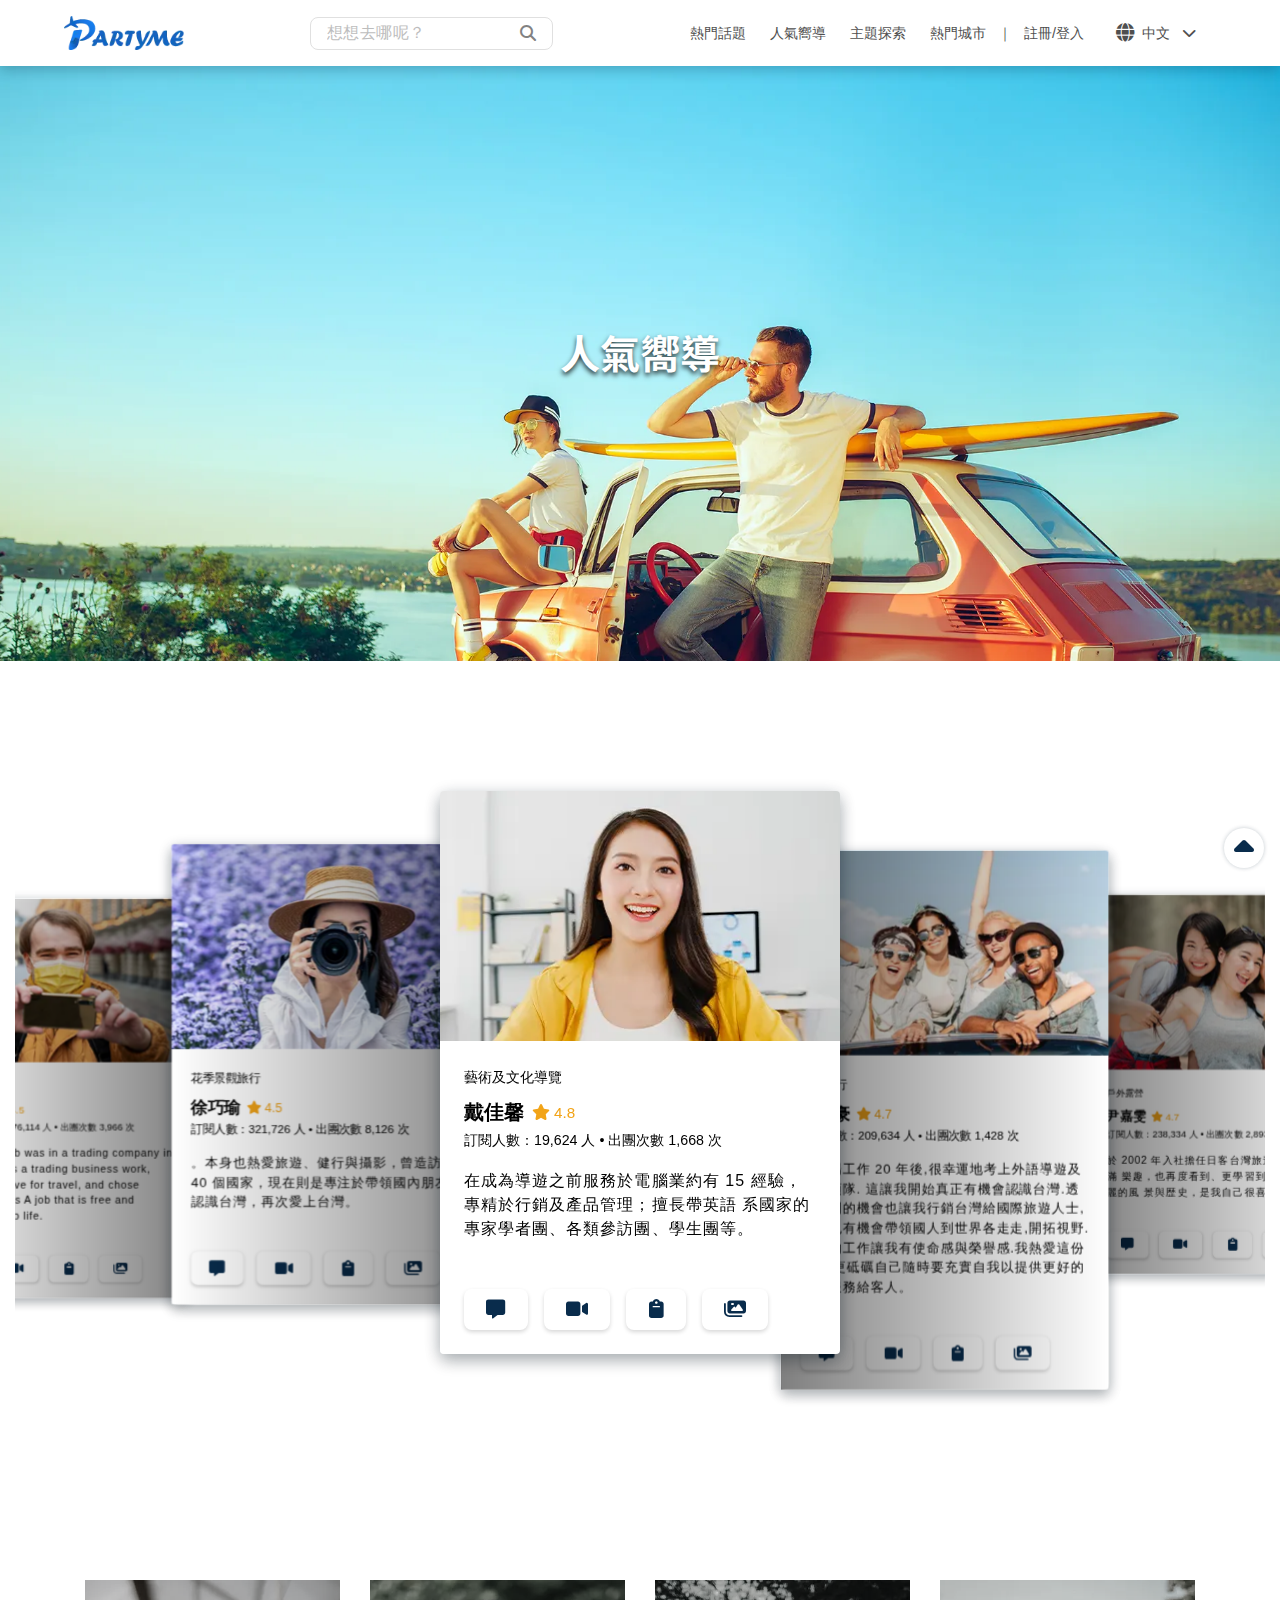
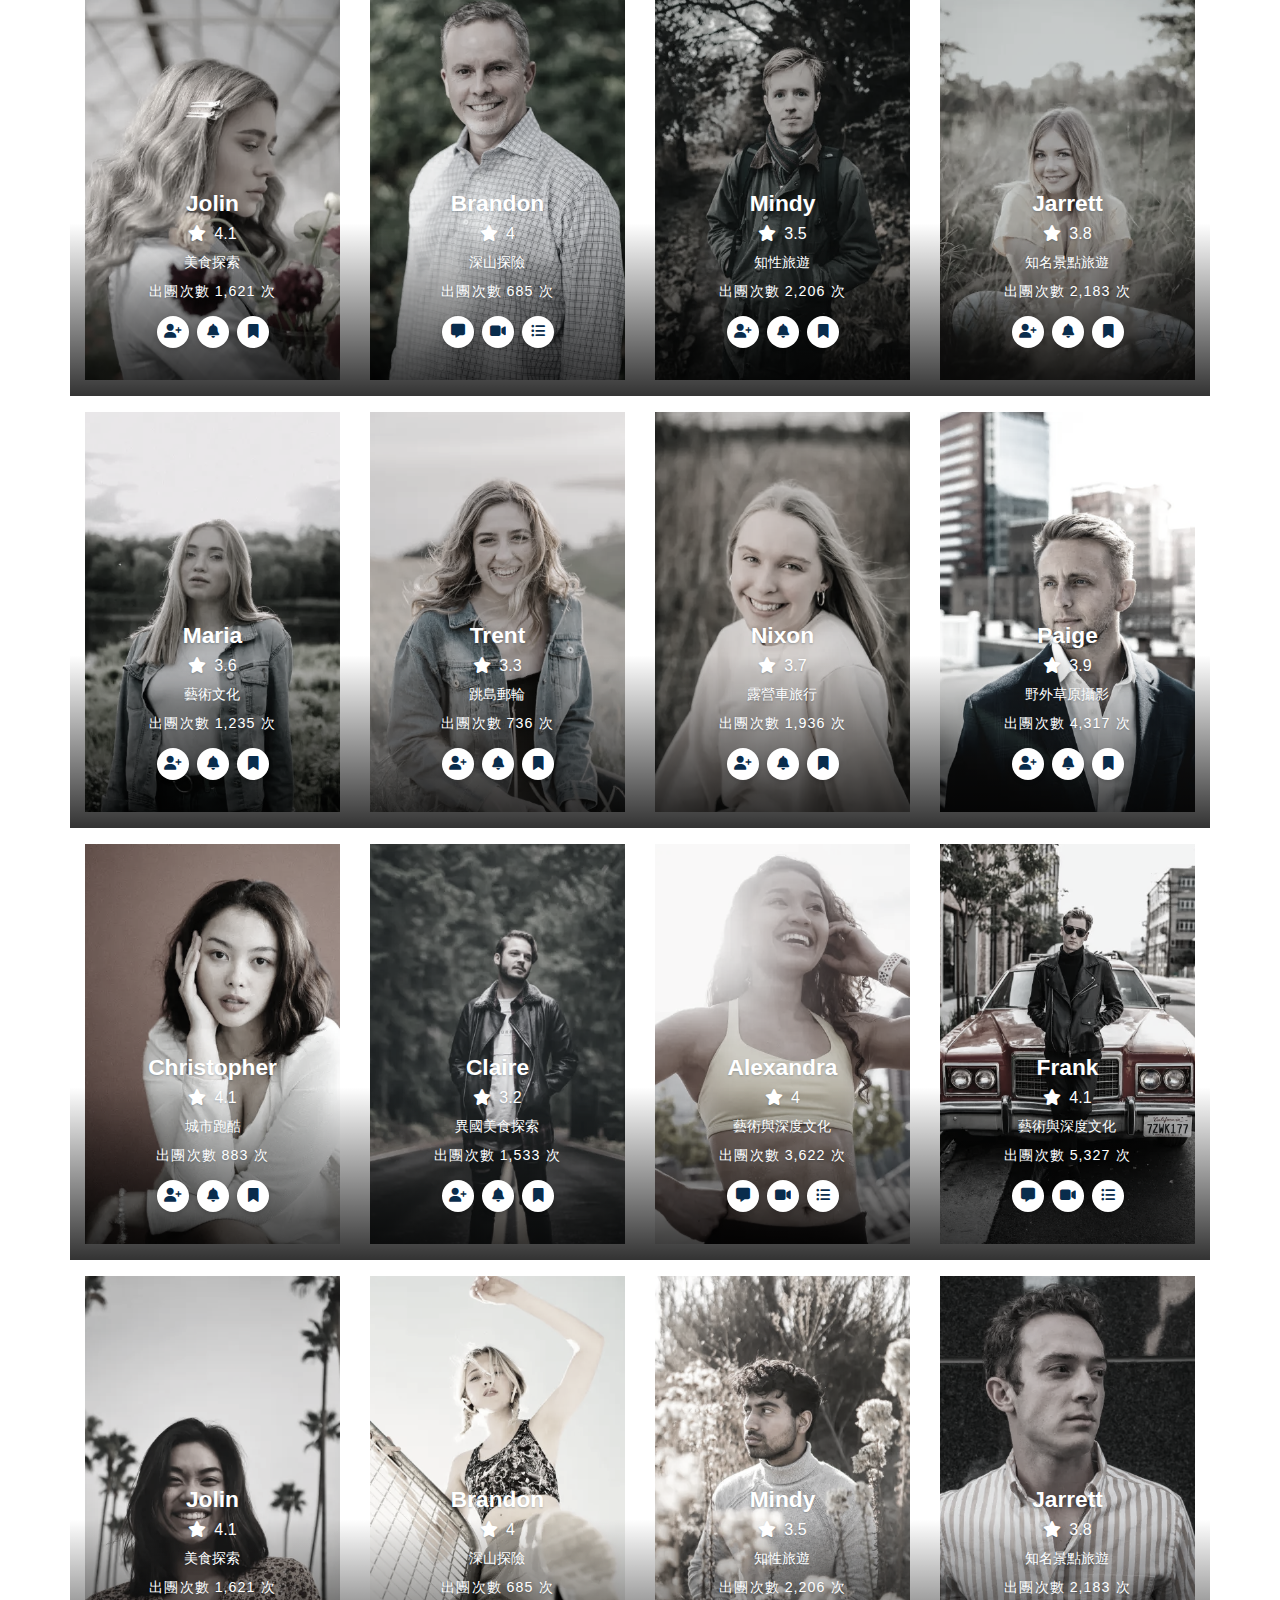
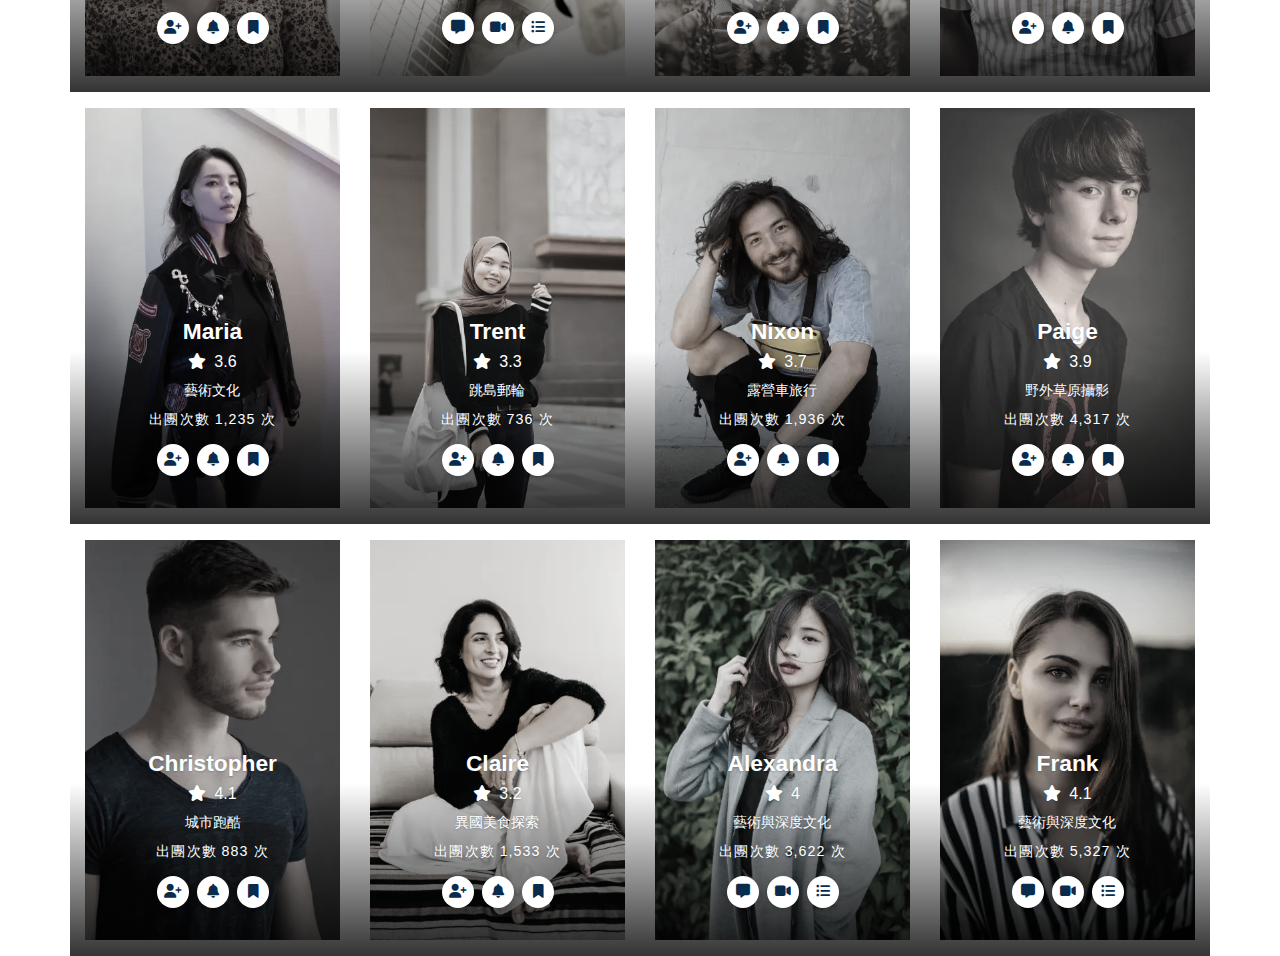
<file: pop_guide.html>
<!doctype html>
<html lang="en">

<head>
    <!-- Required meta tags -->
    <meta charset="utf-8">
    <meta name="viewport" content="width=device-width, initial-scale=1">

    <!-- Bootstrap CSS -->
    <link href="https://cdn.jsdelivr.net/npm/bootstrap@5.1.3/dist/css/bootstrap.min.css" rel="stylesheet"
    integrity="sha384-1BmE4kWBq78iYhFldvKuhfTAU6auU8tT94WrHftjDbrCEXSU1oBoqyl2QvZ6jIW3" crossorigin="anonymous">
    <link rel="stylesheet" href="https://cdnjs.cloudflare.com/ajax/libs/font-awesome/6.1.0/css/all.min.css">
    <link rel="shortcut icon" href="./image/favicon.ico" type="image/x-icon">
    <link rel="stylesheet" href="./css/Swiper.css">
    <link rel="stylesheet" href="./css/all.css">
    <link rel="stylesheet" href="./css/pop_guide.css">
    <title>PARTYME</title>
</head>

<body>
<!-- 網頁版導覽列 -->
<section class="main_header">
    <input type="checkbox" name="" id="menu-switch">
    <div class="main_nav">
        <h1 class="logo">
            <a href="./index.html">
                <img src="./image/mainav_Logo.webp" alt="PARTYME，尋找最適合你的旅遊夥伴，一同探索有趣又獨特的旅遊體驗。">
            </a>
        </h1>
        <div class="search_bar">
            <input type="search" id="search_bar" name="search_bar" placeholder="想想去哪呢？" list="browsers">
            <datalist id="browsers">
                <option value="Internet Explorer">
                <option value="Firefox">
                <option value="Google Chrome">
                <option value="Opera">
                <option value="Safari">
            </datalist>
            <i class="fa-solid fa-magnifying-glass"></i>
        </div>
        <label for="menu-switch" class="hamburger">
            <span></span>
            <span></span>
            <span></span>
        </label>
        <div class="main_menu">
            <ul>
                <li><a href="./hot.html">熱門話題</a></li>
                <li><a href="./pop_guide.html">人氣嚮導</a></li>
                <li><a href="./topic_exploration.html">主題探索</a></li>
                <li><a href="./popular_cities.html">熱門城市</a></li>
            </ul>
            <span>｜</span>
            <div class="member_button">
                <a class="signup" href="./signup_login.html">註冊/登入</a>
                <div class="translate">
                    <div class="flag">
                        <i class="fa-solid fa-globe"></i>
                    </div>
                    <div class="text">中文
                        <i class="fa-solid fa-chevron-down"></i>
                    </div>
                </div>
            </div>
        </div>
    </div>
</section>

<!-- Banner -->
<section class="Banner">
    <div class="container_full">
        <h2 class="h1_b_ch">人氣嚮導</h2>
    </div>
</section>

<!-- 視訊 -->
<div id="lightBox">
    <!-- 視訊畫面 -->
    <div class="video-calls-container">
        <div class="video-calls-content">
            <div class="video-calls-function">
                <!-- 靜音 -->
                <button id="toggle-btn" class="btn volume-xmark">
                    <i class="fa-solid fa-volume-xmark"></i>
                </button>
                <!-- 關閉鏡頭 -->
                <button id="toggle-btn" class="btn video-slash">
                    <i class="fa-solid fa-video-slash"></i></i>
                </button>
                <!-- 關閉麥克風 -->
                <button id="toggle-btn" class="btn microphone-slash">
                    <i class="fa-solid fa-microphone-slash"></i>
                    </i></button>
                <!-- 關閉通訊 -->
                <button class="closeBtn x-btn phone-slash">
                    <i class="fa-solid fa-phone-slash"></i>
                </button>
            </div>
        </div>
    </div>
</div>
<!-- popupBox 彈窗 -->
<div id="popupBox">
    <p class="t1_r_ch">已發出交友邀請囉！</p>
    <div class="popup-function">
        <button id="confirmBtn" class="t2_r_ch">確認</button>
        <!-- <button id="cancelBtn" class="t2_r_ch">取消</button> -->
    </div>
</div>

<!-- 前10名 -->
<!-- wall-of-frame 在 pop_guide.js 裡面 -->
<section class="pop_guide">
    <div class="container_full">        
        <div id="pop_guide_carousel" class="swiper">
            <div class="swiper-wrapper">
                <div class="swiper-slide">
                    <div class="baffle">
                        <a href="./pop_guide_personal_page.html" class="cover">
                            <img src="./image/pop_guide00.webp" />
                        </a>
                        <div class="content">
                            <div class="guide">
                                <h4 class="t1_r_ch">藝術及文化導覽</h4>
                                <div class="name">
                                    <h3 class="h5_b_ch">戴佳馨</h3>
                                    <div class="score"><i class="fa-solid fa-star"></i><span>4.8</span>
                                    </div>
                                </div>
                                <span class="t1_r_ch">訂閱人數：19,624 人 • 出團次數 1,668 次</span>
                            </div>
                            <p>在成為導遊之前服務於電腦業約有 15 經驗，專精於行銷及產品管理；擅長帶英語
                                系國家的專家學者團、各類參訪團、學生團等。
                            </p>
                            <div class="detial">
                                <div class="contact">
                                    <div class="item rectangle">
                                        <i class="fa-solid fa-message"></i>
                                    </div>
                                    <div class="item rectangle video">
                                        <i class="fa-solid fa-video"></i>
                                    </div>
                                    <div class="item rectangle">
                                        <i class="fa-solid fa-clipboard"></i>
                                    </div>
                                    <div class="item rectangle">
                                        <i class="fa-solid fa-images"></i>
                                    </div>
                                </div>
                            </div>
                        </div>
                    </div>
                </div>
                <div class="swiper-slide">
                    <div class="baffle">
                        <a href="./pop_guide_personal_page.html" class="cover"><img src="./image/pop_guide02.webp" /></a>
                        <div class="content">
                            <div class="guide">
                                <h4 class="t1_r_ch">公路旅行</h4>
                                <div class="name">
                                    <h3 class="h5_b_ch">林文豪</h3>
                                    <div class="score"><i class="fa-solid fa-star"></i><span>4.7</span>
                                    </div>
                                </div>
                                <span class="t1_r_ch">訂閱人數：209,634 人 • 出團次數 1,428 次</span>
                            </div>
                            <p>在職場工作 20 年後,很幸運地考上外語導遊及外語領隊.
                                這讓我開始真正有機會認識台灣.透過帶團的機會也讓我行銷台灣給國際旅遊人士,同時也有機會帶領國人到世界各走走,開拓視野.這樣的工作讓我有使命感與榮譽感.我熱愛這份工作,更砥礪自己隨時要充實自我以提供更好的專業服務給客人。
                            </p>
                            <div class="detial">
                                <div class="contact">
                                    <div class="item rectangle">
                                        <i class="fa-solid fa-message"></i>
                                    </div>
                                    <div class="item rectangle video">
                                        <i class="fa-solid fa-video"></i>
                                    </div>
                                    <div class="item rectangle">
                                        <i class="fa-solid fa-clipboard"></i>
                                    </div>
                                    <div class="item rectangle">
                                        <i class="fa-solid fa-images"></i>
                                    </div>
                                </div>
                            </div>
                        </div>
                    </div>
                </div>
                <div class="swiper-slide">
                    <div class="baffle">
                        <a href="./pop_guide_personal_page.html" class="cover"><img src="./image/pop_guide03.webp" /></a>
                        <div class="content">
                            <div class="guide">
                                <h4 class="t1_r_ch">戶外露營</h4>
                                <div class="name">
                                    <h3 class="h5_b_ch">尹嘉雯</h3>
                                    <div class="score"><i class="fa-solid fa-star"></i><span>4.7</span>
                                    </div>
                                </div>
                                <span class="t1_r_ch">訂閱人數：238,334 人 • 出團次數 2,893 次</span>
                            </div>
                            <p>於 2002 年入社擔任日客台灣旅遊導遊工作!充滿
                                樂趣，也再度看到、更學習到有關於台灣美麗的風
                                景與歴史，是我自己很喜歡的工作。
                            </p>
                            <div class="detial">
                                <div class="contact">
                                    <div class="item rectangle">
                                        <i class="fa-solid fa-message"></i>
                                    </div>
                                    <div class="item rectangle video">
                                        <i class="fa-solid fa-video"></i>
                                    </div>
                                    <div class="item rectangle">
                                        <i class="fa-solid fa-clipboard"></i>
                                    </div>
                                    <div class="item rectangle">
                                        <i class="fa-solid fa-images"></i>
                                    </div>
                                </div>
                            </div>
                        </div>
                    </div>
                </div>
                <div class="swiper-slide">
                    <div class="baffle">
                        <a href="./pop_guide_personal_page.html" class="cover"><img src="./image/pop_guide04.webp" /></a>
                        <div class="content">
                            <div class="guide">
                                <h4 class="t1_r_ch">精緻化或客制旅遊</h4>
                                <div class="name">
                                    <h3 class="h5_b_ch">歐逸豪</h3>
                                    <div class="score"><i class="fa-solid fa-star"></i><span>4.6</span>
                                    </div>
                                </div>
                                <span class="t1_r_ch">訂閱人數：199,237 人 • 出團次數 1,984 次</span>
                            </div>
                            <p>常走精緻化或客制路線。不管是經典的台灣景點
                                巡禮或是文化深度旅遊，都有過相當經驗。
                            </p>
                            <div class="detial">
                                <div class="contact">
                                    <div class="item rectangle">
                                        <i class="fa-solid fa-message"></i>
                                    </div>
                                    <div class="item rectangle video">
                                        <i class="fa-solid fa-video"></i>
                                    </div>
                                    <div class="item rectangle">
                                        <i class="fa-solid fa-clipboard"></i>
                                    </div>
                                    <div class="item rectangle">
                                        <i class="fa-solid fa-images"></i>
                                    </div>
                                </div>
                            </div>
                        </div>
                    </div>
                </div>
                <div class="swiper-slide">
                    <div class="baffle">
                        <a href="./pop_guide_personal_page.html" class="cover"><img src="./image/pop_guide05.webp" /></a>
                        <div class="content">
                            <div class="guide">
                                <h4 class="t1_r_ch">歷史古蹟</h4>
                                <div class="name">
                                    <h3 class="h5_b_ch">黃琮楊</h3>
                                    <div class="score"><i class="fa-solid fa-star"></i><span>4.6</span>
                                    </div>
                                </div>
                                <span class="t1_r_ch">訂閱人數：183,734 人 • 出團次數 3,146 次</span>
                            </div>
                            <p>。在過去 10 年間，身為外語導遊與領隊，帶領國內外旅客遊歷我們的寶
                                島，與這個美麗地球上的歷史古蹟、迷人風景。
                            </p>
                            <div class="detial">
                                <div class="contact">
                                    <div class="item rectangle">
                                        <i class="fa-solid fa-message"></i>
                                    </div>
                                    <div class="item rectangle video">
                                        <i class="fa-solid fa-video"></i>
                                    </div>
                                    <div class="item rectangle">
                                        <i class="fa-solid fa-clipboard"></i>
                                    </div>
                                    <div class="item rectangle">
                                        <i class="fa-solid fa-images"></i>
                                    </div>
                                </div>
                            </div>
                        </div>
                    </div>
                </div>
                <div class="swiper-slide">
                    <div class="baffle">
                        <a href="./pop_guide_personal_page.html" class="cover"><img src="./image/pop_guide06.webp" /></a>
                        <div class="content">
                            <div class="guide">
                                <h4 class="t1_r_ch">Bike Tour</h4>
                                <div class="name">
                                    <h3 class="h5_b_ch">Asinena</h3>
                                    <div class="score"><i class="fa-solid fa-star"></i><span>4.5</span>
                                    </div>
                                </div>
                                <span class="t1_r_ch">訂閱人數：138,361 人 • 出團次數 6,392 次</span>
                            </div>
                            <p>Like to communicate with people, show affinity, like to use language expertise to communicate with
                                others.
                                Introduce the beauty of the bay to foreign tourists, and try our best to do national diplomacy.
                            </p>
                            <div class="detial">
                                <div class="contact">
                                    <div class="item rectangle">
                                        <i class="fa-solid fa-message"></i>
                                    </div>
                                    <div class="item rectangle video">
                                        <i class="fa-solid fa-video"></i>
                                    </div>
                                    <div class="item rectangle">
                                        <i class="fa-solid fa-clipboard"></i>
                                    </div>
                                    <div class="item rectangle">
                                        <i class="fa-solid fa-images"></i>
                                    </div>
                                </div>
                            </div>
                        </div>
                    </div>
                </div>
                <div class="swiper-slide">
                    <div class="baffle">
                        <a href="./pop_guide_personal_page.html" class="cover"><img src="./image/pop_guide07.webp" /></a>
                        <div class="content">
                            <div class="guide">
                                <h4 class="t1_r_ch">購物旅行</h4>
                                <div class="name">
                                    <h3 class="h5_b_ch">錢娜娜</h3>
                                    <div class="score"><i class="fa-solid fa-star"></i><span>4.5</span>
                                    </div>
                                </div>
                                <span class="t1_r_ch">訂閱人數：329,476,114 人 • 出團次數 966 次</span>
                            </div>
                            <p>日本語檢定 N1 證書兩張喜歡與人交流，展現親和力，喜歡以語言專長將台
                                灣的美好介紹給外籍遊客，盡力做好國民外交。
                            </p>
                            <div class="detial">
                                <div class="contact">
                                    <div class="item rectangle">
                                        <i class="fa-solid fa-message"></i>
                                    </div>
                                    <div class="item rectangle video">
                                        <i class="fa-solid fa-video"></i>
                                    </div>
                                    <div class="item rectangle">
                                        <i class="fa-solid fa-clipboard"></i>
                                    </div>
                                    <div class="item rectangle">
                                        <i class="fa-solid fa-images"></i>
                                    </div>
                                </div>
                            </div>
                        </div>
                    </div>
                </div>
                <div class="swiper-slide">
                    <div class="baffle">
                        <a href="./pop_guide_personal_page.html" class="cover"><img src="./image/pop_guide08.webp" /></a>
                        <div class="content">
                            <div class="guide">
                                <h4 class="t1_r_ch">熱帶地區旅行</h4>
                                <div class="name">
                                    <h3 class="h5_b_ch">Sandy</h3>
                                    <div class="score"><i class="fa-solid fa-star"></i><span>4.5</span>
                                    </div>
                                </div>
                                <span class="t1_r_ch">訂閱人數：149,114 人 • 出團次數 2,315 次</span>
                            </div>
                            <p>曾是上班族，擔任英文導遊超過三年，接待超過
                                150 個外國團體與 40 多國訪客，將美麗的台灣介
                                紹給世界各地的朋友，在國民外交與觀光發展上盡
                                一份心力，這是當導遊帶來最大的成就。
                            </p>
                            <div class="detial">
                                <div class="contact">
                                    <div class="item rectangle">
                                        <i class="fa-solid fa-message"></i>
                                    </div>
                                    <div class="item rectangle video">
                                        <i class="fa-solid fa-video"></i>
                                    </div>
                                    <div class="item rectangle">
                                        <i class="fa-solid fa-clipboard"></i>
                                    </div>
                                    <div class="item rectangle">
                                        <i class="fa-solid fa-images"></i>
                                    </div>
                                </div>
                            </div>
                        </div>
                    </div>
                </div>
                <div class="swiper-slide">
                    <div class="baffle">
                        <a href="./pop_guide_personal_page.html" class="cover"><img src="./image/pop_guide09.webp" /></a>
                        <div class="content">
                            <div class="guide">
                                <h4 class="t1_r_ch">城市旅遊</h4>
                                <div class="name">
                                    <h3 class="h5_b_ch">Vincent</h3>
                                    <div class="score"><i class="fa-solid fa-star"></i><span>4.5</span>
                                    </div>
                                </div>
                                <span class="t1_r_ch">訂閱人數：329,476,114 人 • 出團次數 3,966 次</span>
                            </div>
                            <p>My original job was in a trading company in Hong Kong as a trading business work, because of love for
                                travel, and chose tourism, this is
                                A job that is free and integrated into life.
                            </p>
                            <div class="detial">
                                <div class="contact">
                                    <div class="item rectangle">
                                        <i class="fa-solid fa-message"></i>
                                    </div>
                                    <div class="item rectangle video">
                                        <i class="fa-solid fa-video"></i>
                                    </div>
                                    <div class="item rectangle">
                                        <i class="fa-solid fa-clipboard"></i>
                                    </div>
                                    <div class="item rectangle">
                                        <i class="fa-solid fa-images"></i>
                                    </div>
                                </div>
                            </div>
                        </div>
                    </div>
                </div>
                <div class="swiper-slide">
                    <div class="baffle">
                        <a href="./pop_guide_personal_page.html" class="cover"><img src="./image/pop_guide10.webp" /></a>
                        <div class="content">
                            <div class="guide">
                                <h4 class="t1_r_ch">花季景觀旅行</h4>
                                <div class="name">
                                    <h3 class="h5_b_ch">徐巧瑜</h3>
                                    <div class="score"><i class="fa-solid fa-star"></i><span>4.5</span>
                                    </div>
                                </div>
                                <span class="t1_r_ch">訂閱人數：321,726 人 • 出團次數 8,126 次</span>
                            </div>
                            <p>。本身也熱愛旅遊、健行與攝影，曾造訪超過 40 個國家，現在則是專注於帶領國內朋友深度認識台灣，再次愛上台灣。
                            </p>
                            <div class="detial">
                                <div class="contact">
                                    <div class="item rectangle">
                                        <i class="fa-solid fa-message"></i>
                                    </div>
                                    <div class="item rectangle video">
                                        <i class="fa-solid fa-video"></i>
                                    </div>
                                    <div class="item rectangle">
                                        <i class="fa-solid fa-clipboard"></i>
                                    </div>
                                    <div class="item rectangle">
                                        <i class="fa-solid fa-images"></i>
                                    </div>
                                </div>
                            </div>
                        </div>
                    </div>
                </div>
            </div>
            <div class="swiper-pagination"></div>
        </div>
    </div>
    <!-- 名人牆 -->
    <div class="container">
        <div class="guides">
            <div class="row row-cols-1 row-cols-xl-4 row-cols-lg-4 row-cols-md-3">

            <!-- pop_guide.js 渲染 -->

            </div>
        </div>
    </div>
</section>


<!-- 回到頂端 -->
<div>
    <a class="side_function" href="#">
        <i class="fa-solid fa-caret-up"></i>
    </a>
</div>
<!-- 手機板 Tabbar 按鈕 -->
<section class="main_tabbar">
    <div class="container_full">
        <div class="row row-cols-5">
            <div class="col">
                <a href="./hot.html"><i class="h6_b_ch fa-solid fa-fire-flame-curved"></i>
                    <h2 class="t3_r_ch">熱門話題</h2>
                </a>
            </div>
            <div class="col">
                <a href="./pop_guide.html"><i class="h6_b_ch fa-solid fa-signs-post"></i>
                    <h2 class="t3_r_ch">人氣嚮導</h2>
                </a>
            </div>
            <div class="col">
                <a href="./topic_exploration.html"><i class="h6_b_ch fa-solid fa-compass"></i>
                    <h2 class="t3_r_ch">主題探索</h2>
                </a>
            </div>
            <div class="col">
                <a href="./popular_cities.html"><i class="h6_b_ch fa-solid fa-tree-city"></i>
                    <h2 class="t3_r_ch">熱門城市</h2>
                </a>
            </div>
            <div class="col">
                <a href=""><i class="h6_b_ch fa-solid fa-magnifying-glass"></i>
                    <h2 class="t3_r_ch">搜尋</h2>
                </a>
            </div>
        </div>
    </div>
</section>

    <!-- bootstrap 5.1.3 -->
    <script src="https://cdn.jsdelivr.net/npm/bootstrap@5.1.3/dist/js/bootstrap.bundle.min.js"
        integrity="sha384-ka7Sk0Gln4gmtz2MlQnikT1wXgYsOg+OMhuP+IlRH9sENBO0LRn5q+8nbTov4+1p"
        crossorigin="anonymous">
    </script>

    <!-- 輪播套件script -->
    <script src="./script/swiper-bundle.min.js"></script>

    <!-- 人氣嚮導輪播 -->
    <script src="./script/pop_guide_carousel.js"></script>

    <!-- 主體 -->
    <script src="./script/pop_guide.js"></script>
</body>
</html>
</file>
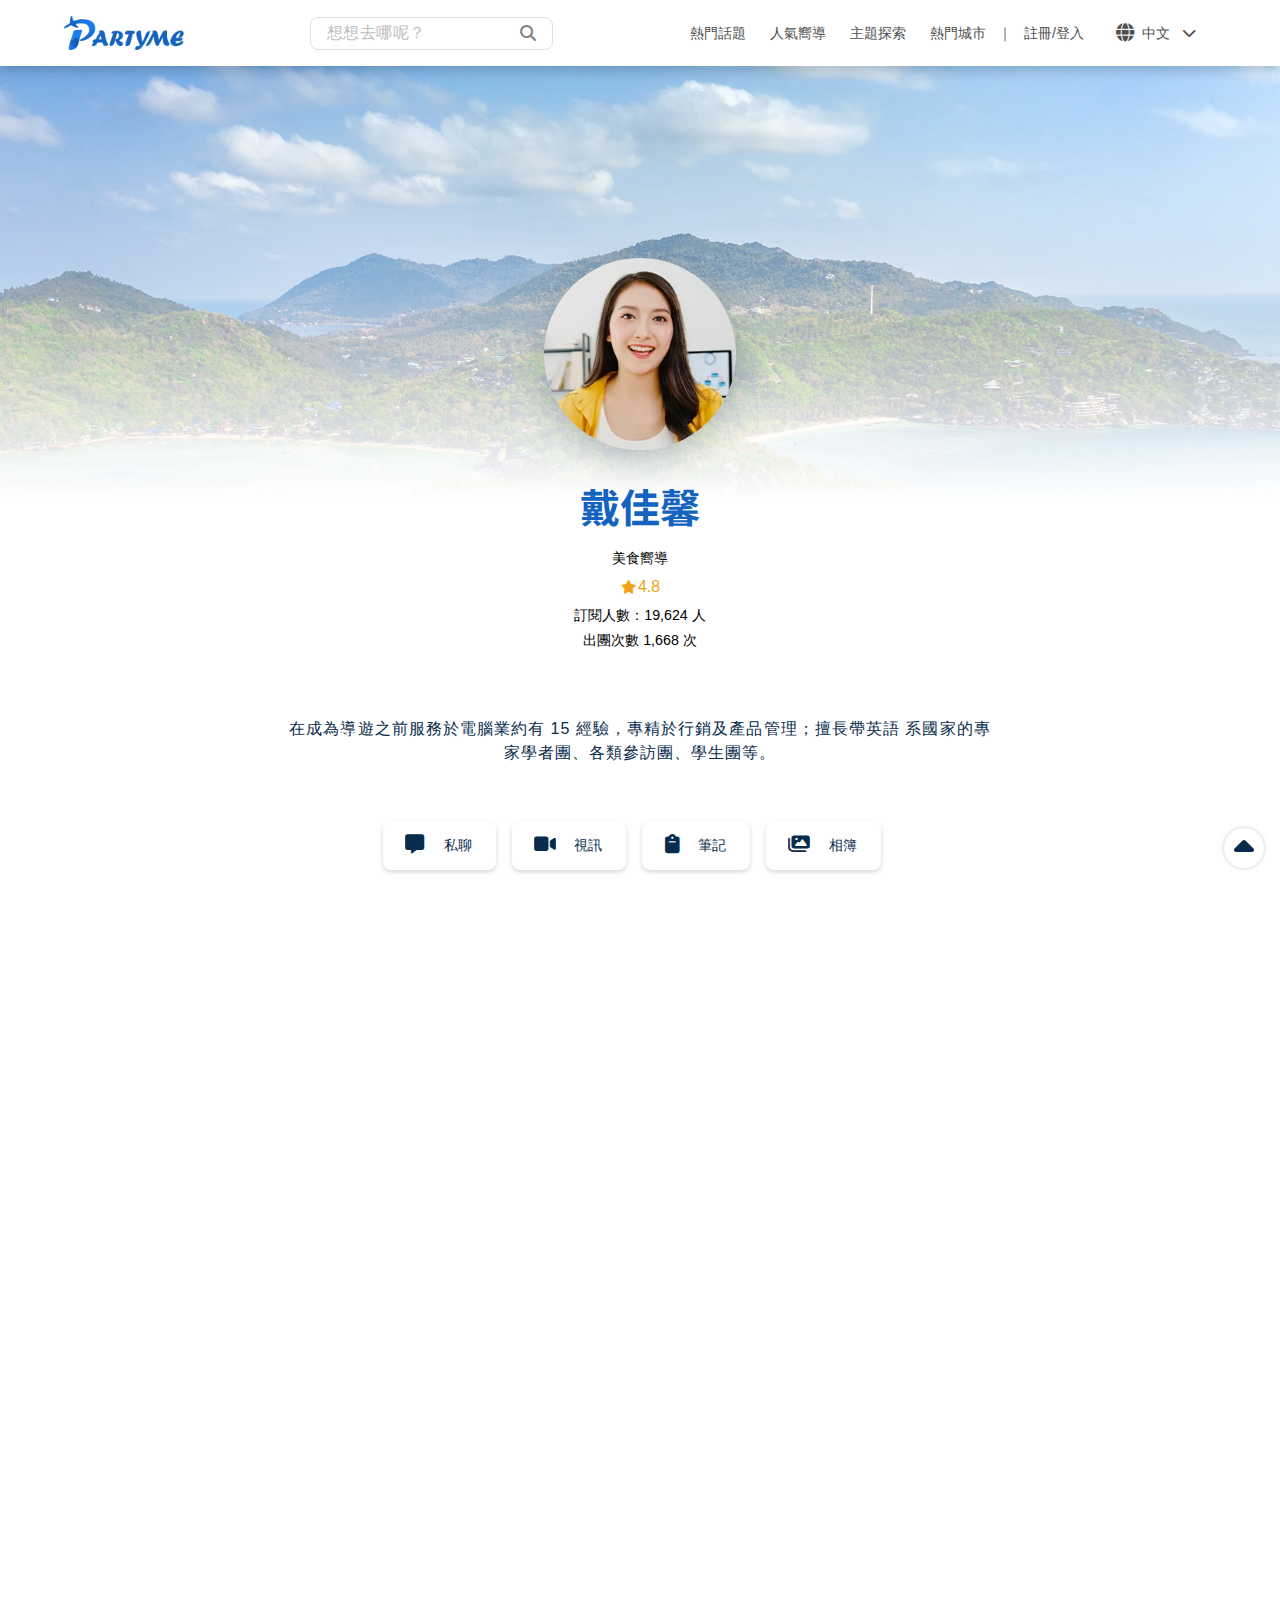
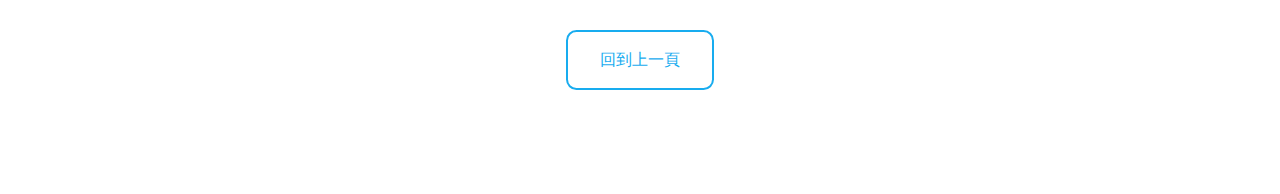
<file: pop_guide_personal_page.html>
<!doctype html>
<html lang="en">

<head>
    <!-- Required meta tags -->
    <meta charset="utf-8">
    <meta name="viewport" content="width=device-width, initial-scale=1">

    <!-- Bootstrap CSS -->
    <link href="https://cdn.jsdelivr.net/npm/bootstrap@5.1.3/dist/css/bootstrap.min.css" rel="stylesheet"
    integrity="sha384-1BmE4kWBq78iYhFldvKuhfTAU6auU8tT94WrHftjDbrCEXSU1oBoqyl2QvZ6jIW3" crossorigin="anonymous">
    <link rel="stylesheet" href="https://cdnjs.cloudflare.com/ajax/libs/font-awesome/6.1.0/css/all.min.css">
    <link rel="shortcut icon" href="./image/favicon.ico" type="image/x-icon">
    <link rel="stylesheet" href="./css/Swiper.css">
    <link rel="stylesheet" href="./css/all.css">
    <link rel="stylesheet" href="./css/pop_guide_personal_page.css">
    <title>PARTYME</title>
</head>

<body>
<!-- 網頁版導覽列 -->
<section class="main_header">
    <input type="checkbox" name="" id="menu-switch">
    <div class="main_nav">
        <h1 class="logo">
            <a href="./index.html">
                <img src="./image/mainav_Logo.webp" alt="PARTYME，尋找最適合你的旅遊夥伴，一同探索有趣又獨特的旅遊體驗。">
            </a>
        </h1>
        <div class="search_bar">
            <input type="search" id="search_bar" name="search_bar" placeholder="想想去哪呢？" list="browsers">
            <datalist id="browsers">
                <option value="Internet Explorer">
                <option value="Firefox">
                <option value="Google Chrome">
                <option value="Opera">
                <option value="Safari">
            </datalist>
            <i class="fa-solid fa-magnifying-glass"></i>
        </div>
        <label for="menu-switch" class="hamburger">
            <span></span>
            <span></span>
            <span></span>
        </label>
        <div class="main_menu">
            <ul>
                <li><a href="./hot.html">熱門話題</a></li>
                <li><a href="./pop_guide.html">人氣嚮導</a></li>
                <li><a href="./topic_exploration.html">主題探索</a></li>
                <li><a href="./popular_cities.html">熱門城市</a></li>
            </ul>
            <span>｜</span>
            <div class="member_button">
                <a class="signup" href="./signup_login.html">註冊/登入</a>
                <div class="translate">
                    <div class="flag">
                        <i class="fa-solid fa-globe"></i>
                    </div>
                    <div class="text">中文
                        <i class="fa-solid fa-chevron-down"></i>
                    </div>
                </div>
            </div>
        </div>
    </div>
</section>
<!-- 視訊 -->
<div id="lightBox">
    <!-- 視訊畫面 -->
    <div class="video-calls-container">
        <div class="video-calls-content">
            <div class="video-calls-function">
                <!-- 靜音 -->
                <button id="toggle-btn" class="btn volume-xmark">
                    <i class="fa-solid fa-volume-xmark"></i>
                </button>
                <!-- 關閉鏡頭 -->
                <button id="toggle-btn" class="btn video-slash">
                    <i class="fa-solid fa-video-slash"></i></i>
                </button>
                <!-- 關閉麥克風 -->
                <button id="toggle-btn" class="btn microphone-slash">
                    <i class="fa-solid fa-microphone-slash"></i>
                </i></button>
                <!-- 關閉通訊 -->
                <button class="closeBtn x-btn phone-slash">
                    <i class="fa-solid fa-phone-slash"></i>
                </button>
            </div>
        </div>
    </div>
</div>
<!-- 個人簡介 -->
<section class="bref">
    <div class="container_full">
        <div class="baffle">
            <div class="cover">
                <img src="./image/pop_guide00.webp"/>
            </div>
            <div class="content">
                <div class="guide">
                    <h2 class="h1_b_ch name">戴佳馨</h2>
                    <h3 class="t1_r_ch category">美食嚮導</h3>
                    <div class="score"><i class="fa-solid fa-star"></i><span>4.8</span>
                    </div>
                    <span class="t1_r_ch">訂閱人數：19,624 人</span>
                    <span class="t1_r_ch">出團次數 1,668 次</span>
                </div>
                <p>在成為導遊之前服務於電腦業約有 15 經驗，專精於行銷及產品管理；擅長帶英語
                系國家的專家學者團、各類參訪團、學生團等。
                </p>
                <div class="detial">
                    <div class="contact">
                        <div class="item rectangle message">
                            <i class="fa-solid fa-message"></i>
                            <span class="t1_r_ch">私聊</span>
                        </div>
                        <div class="item rectangle video">
                            <i class="fa-solid fa-video"></i>
                            <span class="t1_r_ch">視訊</span>
                        </div>
                        <div class="item rectangle clipboard">
                            <i class="fa-solid fa-clipboard"></i>
                            <span class="t1_r_ch">筆記</span>
                        </div>
                        <div class="item rectangle images">
                            <i class="fa-solid fa-images"></i>
                            <span class="t1_r_ch">相簿</span>
                        </div>
                    </div>
                </div>
            </div>
        </div>
    </div>
    <!-- 個人簡介影片 -->
    <section class="bref_video">
        <div class="container">        
            <div class="intruduce_video">
                <iframe src="https://www.youtube.com/embed/NhVhwLU45FI?start=7" title="YouTube video player"
                    frameborder="0" allow="accelerometer; autoplay; clipboard-write; encrypted-media; gyroscope; picture-in-picture"
                    allowfullscreen></iframe>
            </div>
        </div>
    </section>
</section>
<!-- 看其他嚮導 -->
<div class="prev-page">
    <button class="t2_r_ch" onclick="window.history.go(-1)">回到上一頁</button>
</div>


<!-- 回到頂端 -->
<div>
    <a class="side_function" href="#">
        <i class="fa-solid fa-caret-up"></i>
    </a>
</div>
<!-- 手機板 Tabbar 按鈕 -->
<section class="main_tabbar">
    <div class="container_full">
        <div class="row row-cols-5">
            <div class="col">
                <a href="./hot.html"><i class="h6_b_ch fa-solid fa-fire-flame-curved"></i>
                    <h2 class="t3_r_ch">熱門話題</h2>
                </a>
            </div>
            <div class="col">
                <a href="./pop_guide.html"><i class="h6_b_ch fa-solid fa-signs-post"></i>
                    <h2 class="t3_r_ch">人氣嚮導</h2>
                </a>
            </div>
            <div class="col">
                <a href="./topic_exploration.html"><i class="h6_b_ch fa-solid fa-compass"></i>
                    <h2 class="t3_r_ch">主題探索</h2>
                </a>
            </div>
            <div class="col">
                <a href="./popular_cities.html"><i class="h6_b_ch fa-solid fa-tree-city"></i>
                    <h2 class="t3_r_ch">熱門城市</h2>
                </a>
            </div>
            <div class="col">
                <a href="#"><i class="h6_b_ch fa-solid fa-magnifying-glass"></i>
                    <h2 class="t3_r_ch">搜尋</h2>
                </a>
            </div>
        </div>
    </div>
</section>

    <!-- bootstrap 5.1.3 -->
    <script src="https://cdn.jsdelivr.net/npm/bootstrap@5.1.3/dist/js/bootstrap.bundle.min.js"
        integrity="sha384-ka7Sk0Gln4gmtz2MlQnikT1wXgYsOg+OMhuP+IlRH9sENBO0LRn5q+8nbTov4+1p"
        crossorigin="anonymous">
    </script>

    <!-- jquery -->
    <script src="https://ajax.googleapis.com/ajax/libs/jquery/3.6.0/jquery.min.js"></script>

    <!-- 主體 -->
    <script src="./script/pop_guide_personal_page.js"></script>
</body>
</html>
</file>
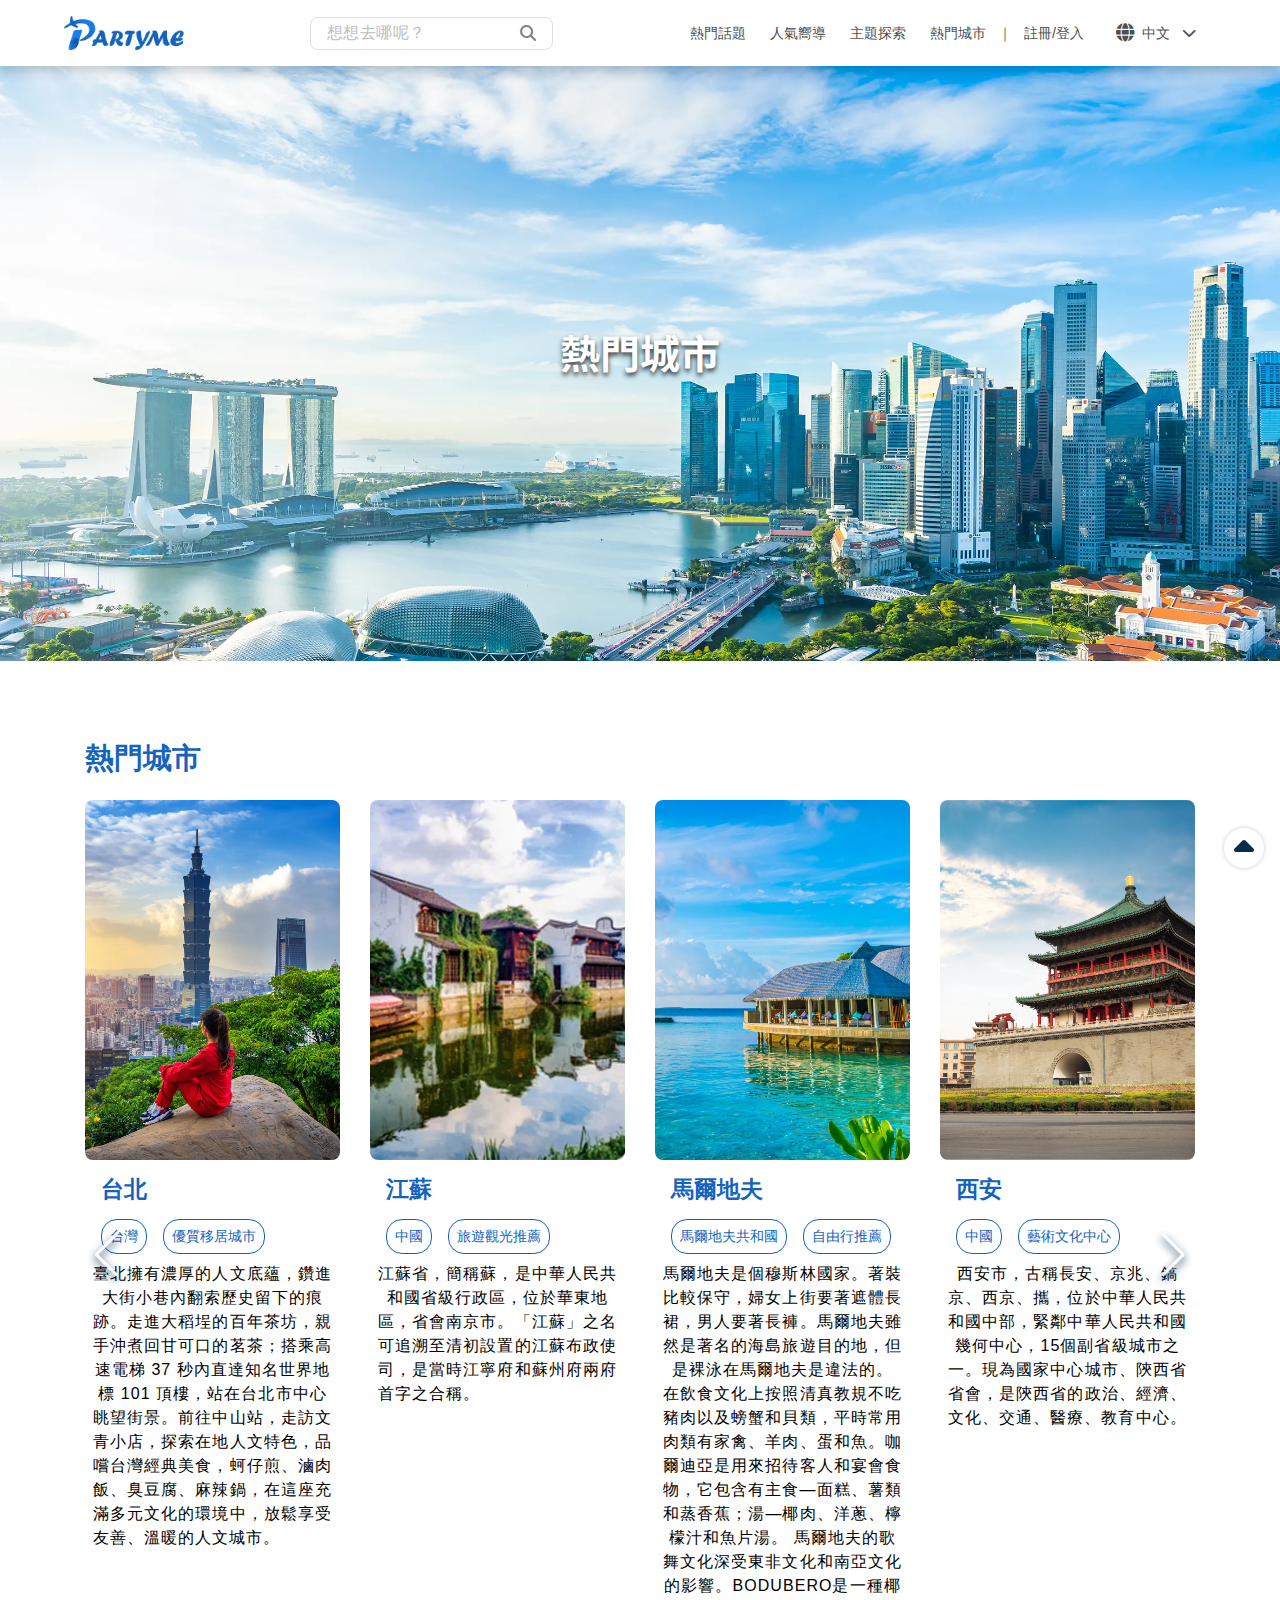
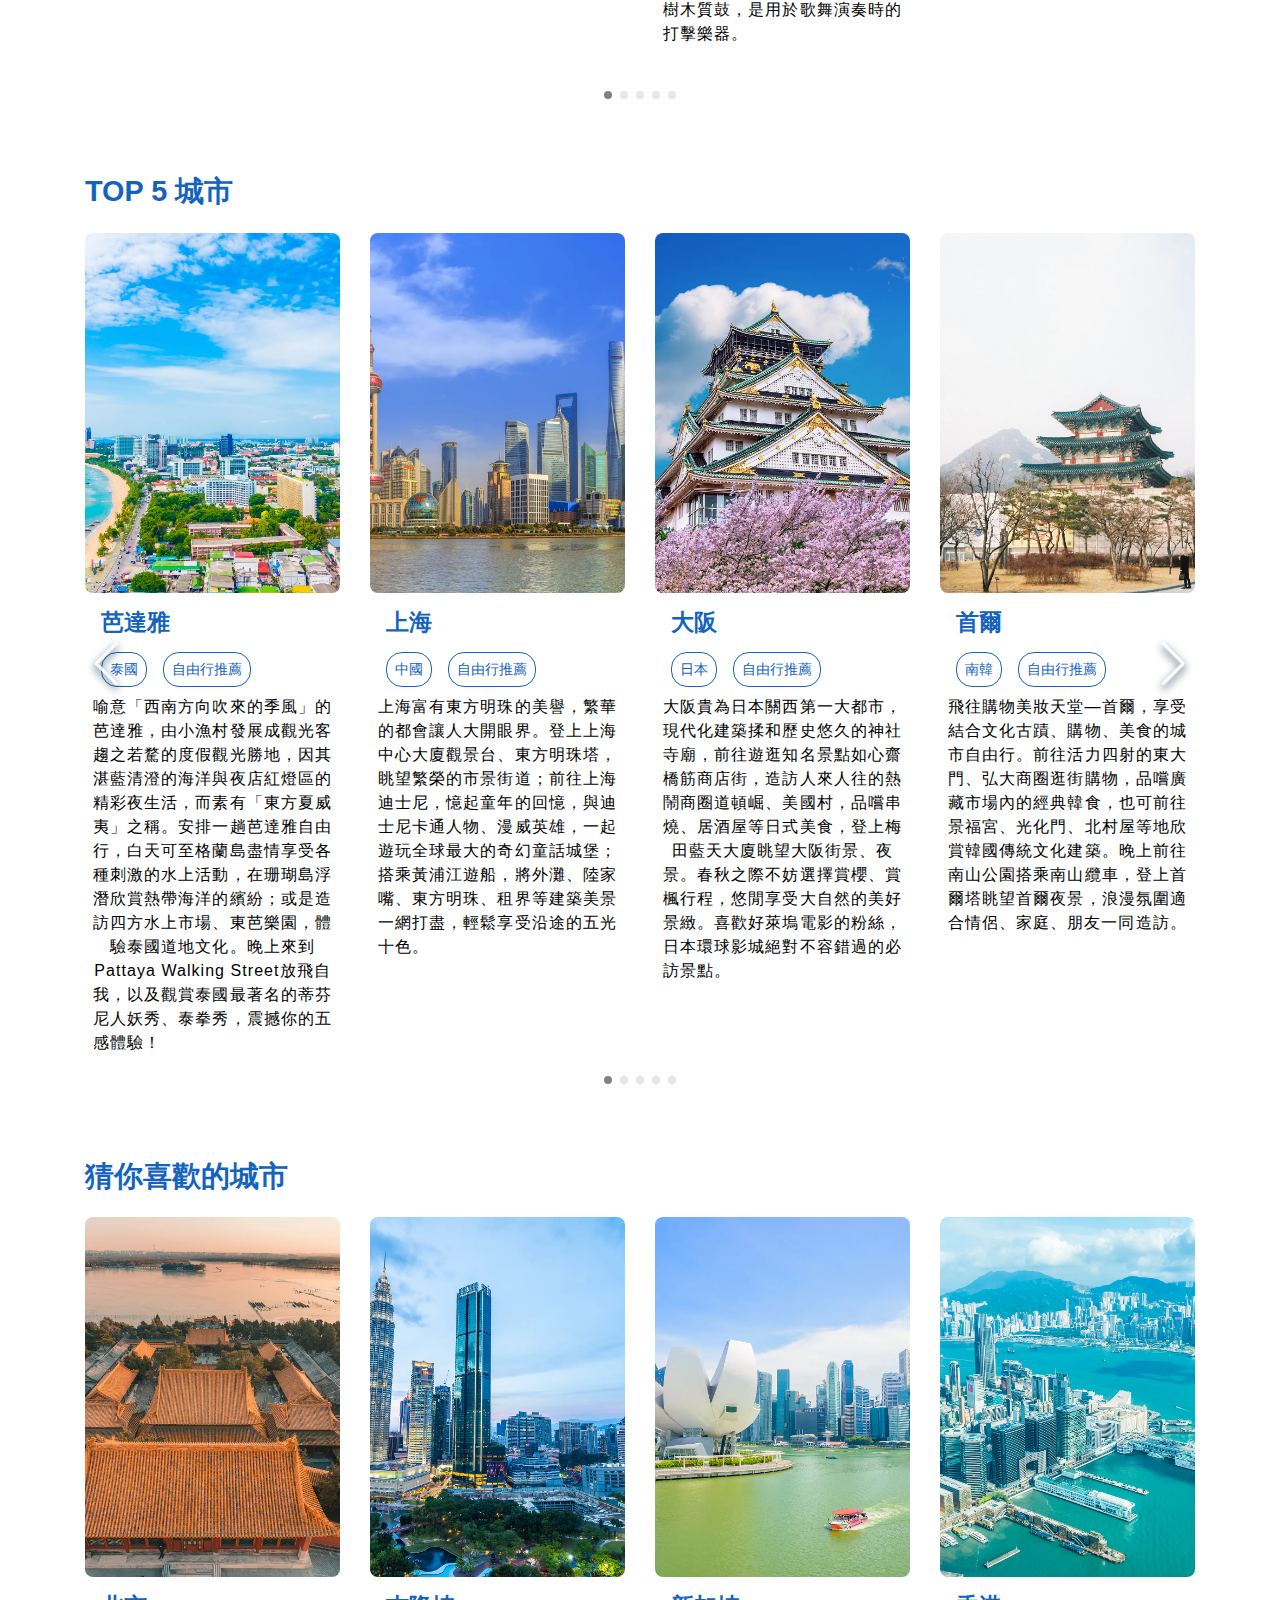
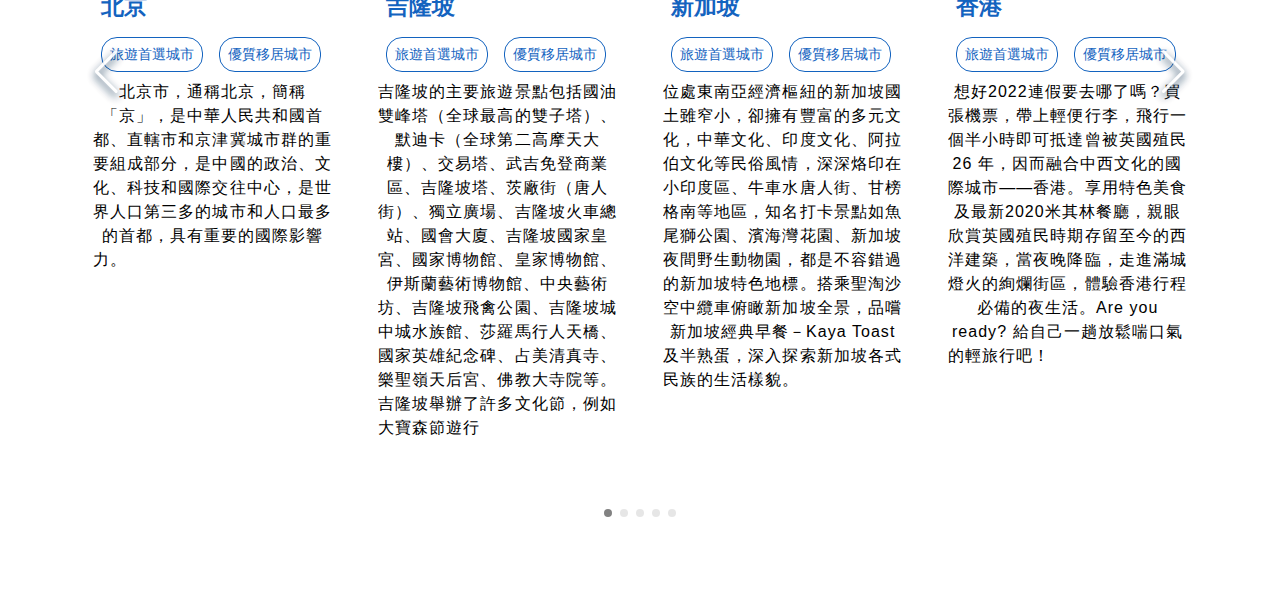
<file: popular_cities.html>
<!DOCTYPE html>
<html lang="en">
<head>
    <meta charset="UTF-8">
    <meta http-equiv="X-UA-Compatible" content="IE=edge">
    <meta name="viewport" content="width=device-width, initial-scale=1.0">
    <link rel="stylesheet" href="https://cdnjs.cloudflare.com/ajax/libs/font-awesome/6.1.0/css/all.min.css">
    <link rel="shortcut icon" href="./image/favicon.ico" type="image/x-icon">
    <!-- 輪播套件script -->
    <link rel="stylesheet" href="./css/Swiper.css">
    <link rel="stylesheet" href="https://unpkg.com/swiper/swiper-bundle.min.css" />
    <!-- 自己的scss -->
    <link rel="stylesheet" href="./css/all.css">
    <link rel="stylesheet" href="./css/popular_cities.css">
    <title>PARTYME</title>
</head>
<body>
<!-- 網頁版導覽列 -->
<section class="main_header">
    <input type="checkbox" name="" id="menu-switch">
    <div class="main_nav">
        <h1 class="logo">
            <a href="./index.html">
                <img src="./image/mainav_Logo.webp" alt="PARTYME，尋找最適合你的旅遊夥伴，一同探索有趣又獨特的旅遊體驗。">
            </a>
        </h1>
        <div class="search_bar">
            <input type="search" id="search_bar" name="search_bar" placeholder="想想去哪呢？" list="browsers">
            <datalist id="browsers">
                <option value="Internet Explorer">
                <option value="Firefox">
                <option value="Google Chrome">
                <option value="Opera">
                <option value="Safari">
            </datalist>
            <i class="fa-solid fa-magnifying-glass"></i>
        </div>
        <label for="menu-switch" class="hamburger">
            <span></span>
            <span></span>
            <span></span>
        </label>
        <div class="main_menu">
            <ul>
                <li><a href="./hot.html">熱門話題</a></li>
                <li><a href="./pop_guide.html">人氣嚮導</a></li>
                <li><a href="./topic_exploration.html">主題探索</a></li>
                <li><a href="./popular_cities.html">熱門城市</a></li>
            </ul>
            <span>｜</span>
            <div class="member_button">
                <a class="signup" href="./signup_login.html">註冊/登入</a>
                <div class="translate">
                    <div class="flag">
                        <i class="fa-solid fa-globe"></i>
                    </div>
                    <div class="text">中文
                        <i class="fa-solid fa-chevron-down"></i>
                    </div>
                </div>
            </div>
        </div>
    </div>
</section>
<!-- Banner -->
<section class="Banner">
    <div class="container_full">
        <h2 class="h1_b_ch">熱門城市</h2>
    </div>
</section>
<!-- 主體 -->
<section class="popular_cities">
    <div class="container">
        <div class="wrap">
            <h2 class="h2_b_ch">熱門城市</h2>
            <!-- Swiper -->
            <div class="swiper mySwiper">
                <div class="swiper-wrapper">
                    <div class="swiper-slide">
                        <div class="image-container">
                            <img src="./image/pop_cities/pop_cities_01_taipei.webp" alt="">
                        </div>
                        <div class="overlap"></div>
                        <div class="caption">
                            <h3 class="h4_b_ch">台北</h3>
                            <div class="tag">
                                <h4 class="t1_r_ch" >台灣</h4>
                                <h4 class="t1_r_ch" >優質移居城市</h4>
                            </div>
                            <p>臺北擁有濃厚的人文底蘊，鑽進大街小巷內翻索歷史留下的痕跡。走進大稻埕的百年茶坊，親手沖煮回甘可口的茗茶；搭乘高速電梯 37 秒內直達知名世界地標 101
                            頂樓，站在台北市中心眺望街景。前往中山站，走訪文青小店，探索在地人文特色，品嚐台灣經典美食，蚵仔煎、滷肉飯、臭豆腐、麻辣鍋，在這座充滿多元文化的環境中，放鬆享受友善、溫暖的人文城市。
                            </p>
                        </div>
                    </div>
                    <div class="swiper-slide">
                        <div class="image-container">
                            <img src="./image/pop_cities/pop_cities_12_Jiangsu.webp" alt="">
                        </div>
                        <div class="overlap"></div>
                        <div class="caption">
                            <h3 class="h4_b_ch">江蘇</h3>
                            <div class="tag">
                                <h4 class="t1_r_ch" >中國</h4>
                                <h4 class="t1_r_ch" >旅遊觀光推薦</h4>
                            </div>
                            <p>江蘇省，簡稱蘇，是中華人民共和國省級行政區，位於華東地區，省會南京市。「江蘇」之名可追溯至清初設置的江蘇布政使司，是當時江寧府和蘇州府兩府首字之合稱。</p>
                        </div>
                    </div>
                    <div class="swiper-slide">
                        <div class="image-container">
                            <img src="./image/pop_cities/pop_cities_13_Maldives.webp" alt="">
                        </div>
                        <div class="overlap"></div>
                        <div class="caption">
                            <h3 class="h4_b_ch">馬爾地夫</h3>
                            <div class="tag">
                                <h4 class="t1_r_ch" >馬爾地夫共和國</h4>
                                <h4 class="t1_r_ch" >自由行推薦</h4>
                            </div>
                            <p>馬爾地夫是個穆斯林國家。著裝比較保守，婦女上街要著遮體長裙，男人要著長褲。馬爾地夫雖然是著名的海島旅遊目的地，但是裸泳在馬爾地夫是違法的。
                            
                            在飲食文化上按照清真教規不吃豬肉以及螃蟹和貝類，平時常用肉類有家禽、羊肉、蛋和魚。咖爾迪亞是用來招待客人和宴會食物，它包含有主食—面糕、薯類和蒸香蕉；湯—椰肉、洋蔥、檸檬汁和魚片湯。
                            
                            馬爾地夫的歌舞文化深受東非文化和南亞文化的影響。BODUBERO是一種椰樹木質鼓，是用於歌舞演奏時的打擊樂器。</p>
                        </div>
                    </div>
                    <div class="swiper-slide">
                        <div class="image-container">
                            <img src="./image/pop_cities/pop_cities_11_Xian.webp" alt="">
                        </div>
                        <div class="overlap"></div>
                        <div class="caption">
                            <h3 class="h4_b_ch">西安</h3>
                            <div class="tag">
                                <h4 class="t1_r_ch" >中國</h4>
                                <h4 class="t1_r_ch" >藝術文化中心</h4>
                            </div>
                            <p>西安市，古稱長安、京兆、鎬京、西京、攜，位於中華人民共和國中部，緊鄰中華人民共和國幾何中心，15個副省級城市之一。現為國家中心城市、陝西省省會，是陝西省的政治、經濟、文化、交通、醫療、教育中心。</p>
                        </div>
                    </div>
                    <div class="swiper-slide">
                        <div class="image-container">
                            <img src="./image/pop_cities/pop_cities_14_Manhattan.webp" alt="">
                        </div>
                        <div class="overlap"></div>
                        <div class="caption">
                            <h3 class="h4_b_ch">曼哈頓</h3>
                            <div class="tag">
                                <h4 class="t1_r_ch" >美國</h4>
                                <h4 class="t1_r_ch" >優質移居城市</h4>
                            </div>
                            <p>在曼哈頓，「上、下城」的用法和其他美國城市有區別。在這裏，上城（Uptown）指的是北部（哈德遜河上游），下城（Downtown）指的是南部（哈德遜河下游），如「上城列車」的意思是駛往北部的列車。休士頓街以北，幾乎所有東西走向的街道用數字標記，從南往北遞增（反映岀當時的擴展是從南往北）。「上城」和「下城」一般指南北，不過「上城」有時候也特指曼哈頓島北部（第59街以北），「下城」特指南部（第23或14街以南）。第23街和59街中間的部分稱作中城（Midtown）。</p>
                        </div>
                    </div>
                </div>
                <div class="swiper-button-next"></div>
                <div class="swiper-button-prev"></div>
                <div class="swiper-pagination"></div>
            </div>
        </div>
        <div class="wrap">
            <h2 class="h2_b_ch">TOP 5 城市</h2>
            <!-- Swiper -->
            <div class="swiper mySwiper">
                <div class="swiper-wrapper">
                    <div class="swiper-slide">
                        <div class="image-container">
                            <img src="./image/pop_cities/pop_cities_15_Pattaya.webp" alt="">
                        </div>
                        <div class="overlap"></div>
                        <div class="caption">
                            <h3 class="h4_b_ch">芭達雅</h3>
                            <div class="tag">
                                <h4 class="t1_r_ch" >泰國</h4>
                                <h4 class="t1_r_ch" >自由行推薦</h4>
                            </div>
                            <p>喻意「西南方向吹來的季風」的芭達雅，由小漁村發展成觀光客趨之若騖的度假觀光勝地，因其湛藍清澄的海洋與夜店紅燈區的精彩夜生活，而素有「東方夏威夷」之稱。安排一趟芭達雅自由行，白天可至格蘭島盡情享受各種刺激的水上活動，在珊瑚島浮潛欣賞熱帶海洋的繽紛；或是造訪四方水上市場、東芭樂園，體驗泰國道地文化。晚上來到Pattaya
                            Walking Street放飛自我，以及觀賞泰國最著名的蒂芬尼人妖秀、泰拳秀，震撼你的五感體驗！
                            </p>
                        </div>
                    </div>
                    <div class="swiper-slide">
                        <div class="image-container">
                            <img src="./image/pop_cities/pop_cities_02_chinese_shanghai.webp" alt="">
                        </div>
                        <div class="overlap"></div>
                        <div class="caption">
                            <h3 class="h4_b_ch">上海</h3>
                            <div class="tag">
                                <h4 class="t1_r_ch" >中國</h4>
                                <h4 class="t1_r_ch" >自由行推薦</h4>
                            </div>
                            <p>上海富有東方明珠的美譽，繁華的都會讓人大開眼界。登上上海中心大廈觀景台、東方明珠塔，眺望繁榮的市景街道；前往上海迪士尼，憶起童年的回憶，與迪士尼卡通人物、漫威英雄，一起遊玩全球最大的奇幻童話城堡；搭乘黃浦江遊船，將外灘、陸家嘴、東方明珠、租界等建築美景一網打盡，輕鬆享受沿途的五光十色。</p>
                        </div>
                    </div>
                    <div class="swiper-slide">
                        <div class="image-container">
                            <img src="./image/pop_cities/pop_cities_03_osaka-castle-cherry-blossom-spring-sakura-seasons-osaka-japan.webp" alt="">
                        </div>
                        <div class="overlap"></div>
                        <div class="caption">
                            <h3 class="h4_b_ch">大阪</h3>
                            <div class="tag">
                                <h4 class="t1_r_ch" >日本</h4>
                                <h4 class="t1_r_ch" >自由行推薦</h4>
                            </div>
                            <p>大阪貴為日本關西第一大都市，現代化建築揉和歷史悠久的神社寺廟，前往遊逛知名景點如心齋橋筋商店街，造訪人來人往的熱鬧商圈道頓崛、美國村，品嚐串燒、居酒屋等日式美食，登上梅田藍天大廈眺望大阪街景、夜景。春秋之際不妨選擇賞櫻、賞楓行程，悠閒享受大自然的美好景緻。喜歡好萊塢電影的粉絲，日本環球影城絕對不容錯過的必訪景點。</p>
                        </div>
                    </div>
                    <div class="swiper-slide">
                        <div class="image-container">
                            <img src="./image/pop_cities/pop_cities_04_south-korea-seoul.webp" alt="">
                        </div>
                        <div class="overlap"></div>
                        <div class="caption">
                            <h3 class="h4_b_ch">首爾</h3>
                            <div class="tag">
                                <h4 class="t1_r_ch" >南韓</h4>
                                <h4 class="t1_r_ch" >自由行推薦</h4>
                            </div>
                            <p>飛往購物美妝天堂—首爾，享受結合文化古蹟、購物、美食的城市自由行。前往活力四射的東大門、弘大商圈逛街購物，品嚐廣藏市場內的經典韓食，也可前往景福宮、光化門、北村屋等地欣賞韓國傳統文化建築。晚上前往南山公園搭乘南山纜車，登上首爾塔眺望首爾夜景，浪漫氛圍適合情侶、家庭、朋友一同造訪。</p>
                        </div>
                    </div>
                    <div class="swiper-slide">
                        <div class="image-container">
                            <img src="./image/pop_cities/pop_cities_05_south-korea-seoul-tower.webp" alt="">
                        </div>
                        <div class="overlap"></div>
                        <div class="caption">
                            <h3 class="h4_b_ch">仁川</h3>
                            <div class="tag">
                                <h4 class="t1_r_ch" >南韓</h4>
                                <h4 class="t1_r_ch" >自由行推薦</h4>
                            </div>
                            <p>仁川廣域市，簡稱仁川，為大韓民國西北部的一個廣域市，是一座面向黃海的港灣都市，人口位居於首爾和釜山之後，為韓國第三大城市。位於首爾西部約40km，為韓國第二大港口城市。仁川與首爾之間有首都圈電鐵聯繫。每日有大量乘客往來仁川與首爾兩地，由於此兩地距離太過接近，已經共同形成一個大的首都圈。</p>
                        </div>
                    </div>
                </div>
                <div class="swiper-button-next"></div>
                <div class="swiper-button-prev"></div>
                <div class="swiper-pagination"></div>
            </div>
        </div>
        <div class="wrap">
            <h2 class="h2_b_ch">猜你喜歡的城市</h2>
            <!-- Swiper -->
            <div class="swiper mySwiper">
                <div class="swiper-wrapper">                   
                    <div class="swiper-slide">
                        <div class="image-container">
                            <img src="./image/pop_cities/pop_cities_06_chinese-beijing.webp" alt="">
                        </div>
                        <div class="overlap"></div>
                        <div class="caption">
                            <h3 class="h4_b_ch">北京</h3>
                            <div class="tag">
                                <h4 class="t1_r_ch" >旅遊首選城市</h4>
                                <h4 class="t1_r_ch" >優質移居城市</h4>
                            </div>
                            <p>北京市，通稱北京，簡稱「京」，是中華人民共和國首都、直轄市和京津冀城市群的重要組成部分，是中國的政治、文化、科技和國際交往中心，是世界人口第三多的城市和人口最多的首都，具有重要的國際影響力。</p>
                        </div>
                    </div>
                    <div class="swiper-slide">
                        <div class="image-container">
                            <img src="./image/pop_cities/pop_cities_07_malaysia.webp" alt="">
                        </div>
                        <div class="overlap"></div>
                        <div class="caption">
                            <h3 class="h4_b_ch">吉隆坡</h3>
                            <div class="tag">
                                <h4 class="t1_r_ch" >旅遊首選城市</h4>
                                <h4 class="t1_r_ch" >優質移居城市</h4>
                            </div>
                            <p>吉隆坡的主要旅遊景點包括國油雙峰塔（全球最高的雙子塔）、默迪卡（全球第二高摩天大樓）、交易塔、武吉免登商業區、吉隆坡塔、茨廠街（唐人街）、獨立廣場、吉隆坡火車總站、國會大廈、吉隆坡國家皇宮、國家博物館、皇家博物館、伊斯蘭藝術博物館、中央藝術坊、吉隆坡飛禽公園、吉隆坡城中城水族館、莎羅馬行人天橋、國家英雄紀念碑、占美清真寺、樂聖嶺天后宮、佛教大寺院等。吉隆坡舉辦了許多文化節，例如大寶森節遊行</p>
                        </div>
                    </div>
                    <div class="swiper-slide">
                        <div class="image-container">
                            <img src="./image/pop_cities/pop_cities_08_Singapore.webp" alt="">
                        </div>
                        <div class="overlap"></div>
                        <div class="caption">
                            <h3 class="h4_b_ch">新加坡</h3>
                            <div class="tag">
                                <h4 class="t1_r_ch" >旅遊首選城市</h4>
                                <h4 class="t1_r_ch" >優質移居城市</h4>
                            </div>
                            <p>位處東南亞經濟樞紐的新加坡國土雖窄小，卻擁有豐富的多元文化，中華文化、印度文化、阿拉伯文化等民俗風情，深深烙印在小印度區、牛車水唐人街、甘榜格南等地區，知名打卡景點如魚尾獅公園、濱海灣花園、新加坡夜間野生動物園，都是不容錯過的新加坡特色地標。搭乘聖淘沙空中纜車俯瞰新加坡全景，品嚐新加坡經典早餐－Kaya
                            Toast 及半熟蛋，深入探索新加坡各式民族的生活樣貌。</p>
                        </div>
                    </div>
                    <div class="swiper-slide">
                        <div class="image-container">
                            <img src="./image/pop_cities/pop_cities_09_hong kong.webp" alt="">
                        </div>
                        <div class="overlap"></div>
                        <div class="caption">
                            <h3 class="h4_b_ch">香港</h3>
                            <div class="tag">
                                <h4 class="t1_r_ch" >旅遊首選城市</h4>
                                <h4 class="t1_r_ch" >優質移居城市</h4>
                            </div>
                            <p>想好2022連假要去哪了嗎？買張機票，帶上輕便行李，飛行一個半小時即可抵達曾被英國殖民 26
                            年，因而融合中西文化的國際城市——香港。享用特色美食及最新2020米其林餐廳，親眼欣賞英國殖民時期存留至今的西洋建築，當夜晚降臨，走進滿城燈火的絢爛街區，體驗香港行程必備的夜生活。Are
                            you ready? 給自己一趟放鬆喘口氣的輕旅行吧！</p>
                        </div>
                    </div>
                    <div class="swiper-slide">
                        <div class="image-container">
                            <img src="./image/pop_cities/pop_cities_10_bangkok.webp" alt="">
                        </div>
                        <div class="overlap"></div>
                        <div class="caption">
                            <h3 class="h4_b_ch">曼谷</h3>
                            <div class="tag">
                                <h4 class="t1_r_ch" >旅遊首選城市</h4>
                                <h4 class="t1_r_ch" >優質移居城市</h4>
                            </div>
                            <p>飛往享譽全球的度假勝地—曼谷，無論是逛街購物，或是古蹟巡禮，各型旅人都能在曼谷享受輕鬆自在的自由行，沈醉於東南亞的悠閒情懷。選擇包車或巴士一日遊，一次走訪多個景點，樹中廟、河濱夜市、安帕瓦水上市場等地，搭乘手搖船在丹能莎朵水上市場搖晃前行，體驗百年前水上人家的生活與交易；深入旅遊節目常見的美功鐵道市集，沿著鐵軌遊逛當地人採購生活雜貨的菜市場，看著兩側攤販不疾不徐的收拾攤販、再物歸原位，特殊景象令人歎為觀止。結束愉悅的旅程，再來一節放鬆身心的泰式按摩，紓解全身壓力。</p>
                        </div>
                    </div>
                </div>
                <div class="swiper-button-next"></div>
                <div class="swiper-button-prev"></div>
                <div class="swiper-pagination"></div>
            </div>
        </div>
    </div>
</section>
<!-- 回到頂端 -->
<div>
    <a class="side_function" href="#">
        <i class="fa-solid fa-caret-up"></i>
    </a>
</div>
<!-- 手機板 Tabbar 按鈕 -->
<section class="main_tabbar">
    <div class="container_full">
        <div class="row row-cols-5">
            <div class="col">
                <a href="./hot.html"><i class="h6_b_ch fa-solid fa-fire-flame-curved"></i>
                    <h2 class="t3_r_ch">熱門話題</h2>
                </a>
            </div>
            <div class="col">
                <a href="./pop_guide.html"><i class="h6_b_ch fa-solid fa-signs-post"></i>
                    <h2 class="t3_r_ch">人氣嚮導</h2>
                </a>
            </div>
            <div class="col">
                <a href="./topic_exploration.html"><i class="h6_b_ch fa-solid fa-compass"></i>
                    <h2 class="t3_r_ch">主題探索</h2>
                </a>
            </div>
            <div class="col">
                <a href="./popular_cities.html"><i class="h6_b_ch fa-solid fa-tree-city"></i>
                    <h2 class="t3_r_ch">熱門城市</h2>
                </a>
            </div>
            <div class="col">
                <a href="#"><i class="h6_b_ch fa-solid fa-magnifying-glass"></i>
                    <h2 class="t3_r_ch">搜尋</h2>
                </a>
            </div>
        </div>
    </div>
</section>

<!-- 輪播套件script -->
<script src="./script/swiper-bundle.min.js"></script>
<script src="https://unpkg.com/swiper/swiper-bundle.min.js"></script>
<!-- 主體 -->
<script src="./script/popular_cities.js"></script>
</body>
</html>
</file>
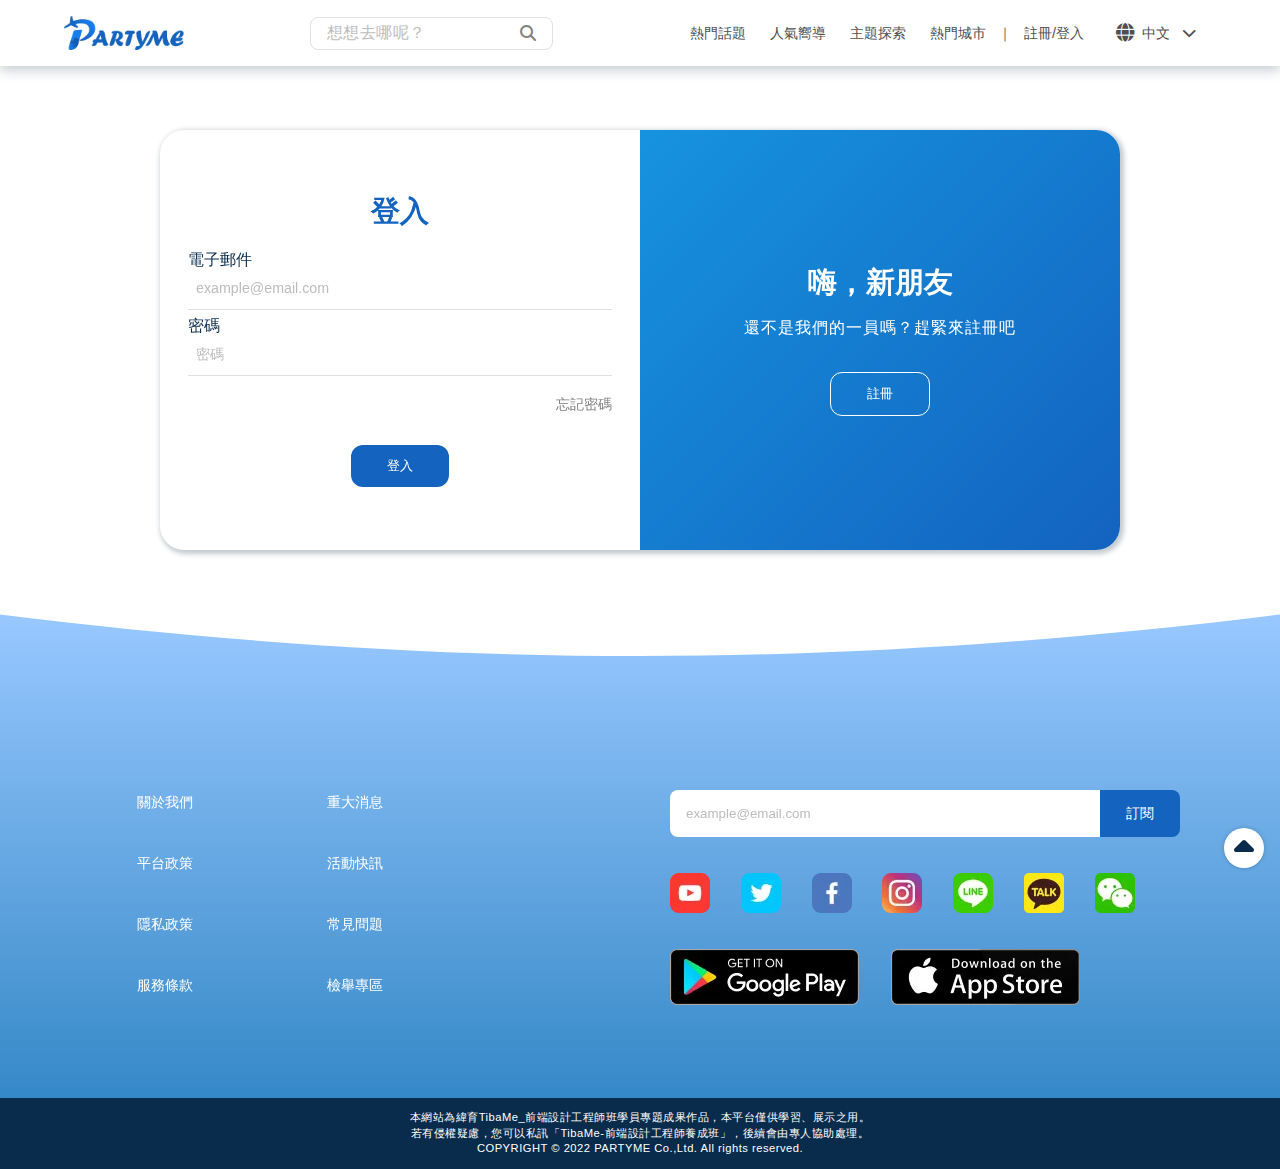
<file: signup_login.html>
<!DOCTYPE html>
<html lang="en">
<head>
    <meta charset="UTF-8">
    <meta http-equiv="X-UA-Compatible" content="IE=edge">
    <meta name="viewport" content="width=device-width, initial-scale=1.0">
    <link rel="stylesheet" href="https://cdnjs.cloudflare.com/ajax/libs/font-awesome/6.1.0/css/all.min.css">
    <link rel="shortcut icon" href="./image/favicon.ico" type="image/x-icon">
    <link rel="stylesheet" href="./css/all.css">
    <link rel="stylesheet" href="./css/signup_login.css">
    <title>PARTYME</title>
</head>
<body>
<!-- 網頁版導覽列 -->
<section class="main_header">
    <input type="checkbox" name="" id="menu-switch">
    <div class="main_nav">
        <h1 class="logo">
            <a href="./index.html">
                <img src="./image/mainav_Logo.webp" alt="PARTYME，尋找最適合你的旅遊夥伴，一同探索有趣又獨特的旅遊體驗。">
            </a>
        </h1>
        <div class="search_bar">
            <input type="search" id="search_bar" name="search_bar" placeholder="想想去哪呢？" list="browsers">
            <datalist id="browsers">
                <option value="Internet Explorer">
                <option value="Firefox">
                <option value="Google Chrome">
                <option value="Opera">
                <option value="Safari">
            </datalist>
            <i class="fa-solid fa-magnifying-glass"></i>
        </div>
        <label for="menu-switch" class="hamburger">
            <span></span>
            <span></span>
            <span></span>
        </label>
        <div class="main_menu">
            <ul>
                <li><a href="./hot.html">熱門話題</a></li>
                <li><a href="./pop_guide.html">人氣嚮導</a></li>
                <li><a href="./topic_exploration.html">主題探索</a></li>
                <li><a href="./popular_cities.html">熱門城市</a></li>
            </ul>
            <span>｜</span>
            <div class="member_button">
                <a class="signup" href="./signup_login.html">註冊/登入</a>
                <div class="translate">
                    <div class="flag">
                        <i class="fa-solid fa-globe"></i>
                    </div>
                    <div class="text">中文
                        <i class="fa-solid fa-chevron-down"></i>
                    </div>
                </div>
            </div>
        </div>
    </div>
</section>
<!-- 登入註冊頁 -->
<section class="container-sign sign_in">
    <div class="wrap form-wrap form-sign_in">
        <form id="signinform" autocomplete="off">
            <h2 class="h2_b_ch">登入</h2>
            <div class="input-control w-100 mb-2">
                <label for="signinemail" class="text-left"><small>電子郵件</small></label>
                <input class="t1_r_ch" type="email" id="signinemail" placeholder="example@email.com" name="email" />
            </div>
            <div class="input-control w-100">
                <label for="signinpassword" class="text-left"><small>密碼</small></label>
                <input class="t1_r_ch" type="Password" id="signinpassword" placeholder="密碼" class="mb-2" name="password" />
            </div>
            <a href="javascript:void(0)" class="forget_password t1_r_ch text-gray mb-3">忘記密碼</a>
            <button type="button" class="btn text-white">登入</button>
        </form>
    </div>
    <div class="wrap form-wrap form-sign_up">
        <form id="signupform" autocomplete="off">
            <h2 class="h2_b_ch">註冊</h2>
            <div class="input-control w-100 mb-2">
                <label for="signupname" class="text-left"><small>名稱</small></label>
                <input class="t1_r_ch" type="text" id="signupname" placeholder="名稱" name="name" />
            </div>
            <div class="input-control w-100 mb-2">
                <label for="signupemail" class="text-left"><small>電子郵件</small></label>
                <input class="t1_r_ch" type="email" id="signupemail" placeholder="example@email.com" name="email" />
            </div>
            <div class="input-control w-100">
                <label for="signuppassword" class="text-left"><small>密碼</small></label>
                <input class="t1_r_ch" type="Password" id="signuppassword" placeholder="密碼" class="mb-5" name="password" />
            </div>
            <button type="button" class="btn text-white">註冊</button>
        </form>
    </div>
    <div class="wrap overlay-wrap text-white">
        <div class="overlay">
            <div class="panel overlay-left">
                <h3 class="h2_b_ch">歡迎回來</h3>
                <p>與我們保持聯繫，接收最新資訊</p>
                <button type="button" class="btn toggle-btn">登入</button>
            </div>
            <div class="panel overlay-right">
                <h3 class="h2_b_ch">嗨，新朋友</h3>
                <p>還不是我們的一員嗎？趕緊來註冊吧</p>
                <button type="button" class="btn toggle-btn">註冊</button>
            </div>
        </div>
    </div>
</section>
<!-- 回到頂端 -->
<div>
    <a class="side_function" href="#">
        <i class="fa-solid fa-caret-up"></i>
    </a>
</div>
<footer>
    <div class="container">
        <div class="background row .row-cols-2 row-cols-xl-2 row-cols-lg-2 row-cols-md-2">
            <div class="col">
                <div class="footer_links row row-cols-2 row-cols-lg-3 row-cols-md-2">
                    <div class="col">
                        <ul>
                            <li><a href="#" class="t1_r_ch">關於我們</a></li>
                            <li><a href="#" class="t1_r_ch">平台政策</a></li>
                            <li><a href="#" class="t1_r_ch">隱私政策</a></li>
                            <li><a href="#" class="t1_r_ch">服務條款</a></li>
                        </ul>
                    </div>
                    <div class="col">
                        <ul>
                            <li><a href="#" class="t1_r_ch">重大消息</a></li>
                            <li><a href="#" class="t1_r_ch">活動快訊</a></li>
                            <li><a href="#" class="t1_r_ch">常見問題</a></li>
                            <li><a href="#" class="t1_r_ch">檢舉專區</a></li>
                        </ul>
                    </div>
                </div>
            </div>
            <div class="subscribe col">
                <div class="subscribe_email col-12">
                    <input type="text" placeholder="example@email.com">
                    <button class="t1_r_ch">訂閱</button>
                    </input>
                </div>
                <div class="media col-12 col-xl-11 col-lg-11 col-md-12">
                    <ul>
                        <li><img src="./image/Youtube.webp" alt="Youtube"></li>
                        <li><img src="./image/Twitter.webp" alt="Twitter"></li>
                        <li><img src="./image/Facebook.webp" alt="Facebook"></li>
                        <li><img src="./image/Instagram.webp" alt="Instagram"></li>
                        <li><img src="./image/Line.webp" alt="Line"></li>
                        <li><img src="./image/Kakao Talk.webp" alt="Kakao"></li>
                        <li><img src="./image/Wechat.webp" alt="Wechat"></li>
                    </ul>
                </div>
                <div class="downapp col-12 col-xl-11 col-lg-11 col-md-12">
                    <ul>
                        <li><img src="./image/GooglePlay.webp" alt="GooglePlay"></li>
                        <li><img src="./image/AppStore.webp" alt="AppStore"></li>
                    </ul>
                </div>
            </div>
        </div>
    </div>
    <div class="copyright">
        <div class="t3_r_ch">本網站為緯育TibaMe_前端設計工程師班學員專題成果作品，本平台僅供學習、展示之用。<br>若有侵權疑慮，您可以私訊「TibaMe-前端設計工程師養成班」，後續會由專人協助處理。
        </div>
        <div class="t3_r_ch">COPYRIGHT © 2022 PARTYME Co.,Ltd. All rights reserved.</div>
    </div>
    <svg width="0" height="0">
        <defs>
            <clipPath id="footer_x5F_clip_x5F_path" clipPathUnits="objectBoundingBox">
                <path d="M 0,1
                   L 0,0
                   C .35 .10, .65 .10, 1 0
                   L 1,1
                   L 0,1
                   Z" />
            </clipPath>
        </defs>
    </svg>
</footer>
<!-- 手機板 Tabbar 按鈕 -->
<section class="main_tabbar">
    <div class="container_full">
        <div class="row row-cols-5">
            <div class="col">
                <a href="./hot.html"><i class="h6_b_ch fa-solid fa-fire-flame-curved"></i>
                    <h2 class="t3_r_ch">熱門話題</h2>
                </a>
            </div>
            <div class="col">
                <a href="./pop_guide.html"><i class="h6_b_ch fa-solid fa-signs-post"></i>
                    <h2 class="t3_r_ch">人氣嚮導</h2>
                </a>
            </div>
            <div class="col">
                <a href="./topic_exploration.html"><i class="h6_b_ch fa-solid fa-compass"></i>
                    <h2 class="t3_r_ch">主題探索</h2>
                </a>
            </div>
            <div class="col">
                <a href="./popular_cities.html"><i class="h6_b_ch fa-solid fa-tree-city"></i>
                    <h2 class="t3_r_ch">熱門城市</h2>
                </a>
            </div>
            <div class="col">
                <a href="#"><i class="h6_b_ch fa-solid fa-magnifying-glass"></i>
                    <h2 class="t3_r_ch">搜尋</h2>
                </a>
            </div>
        </div>
    </div>
</section>

    <!-- 主體 -->
    <script src="./script/signup_login.js"></script>
</body>
</html>
</file>
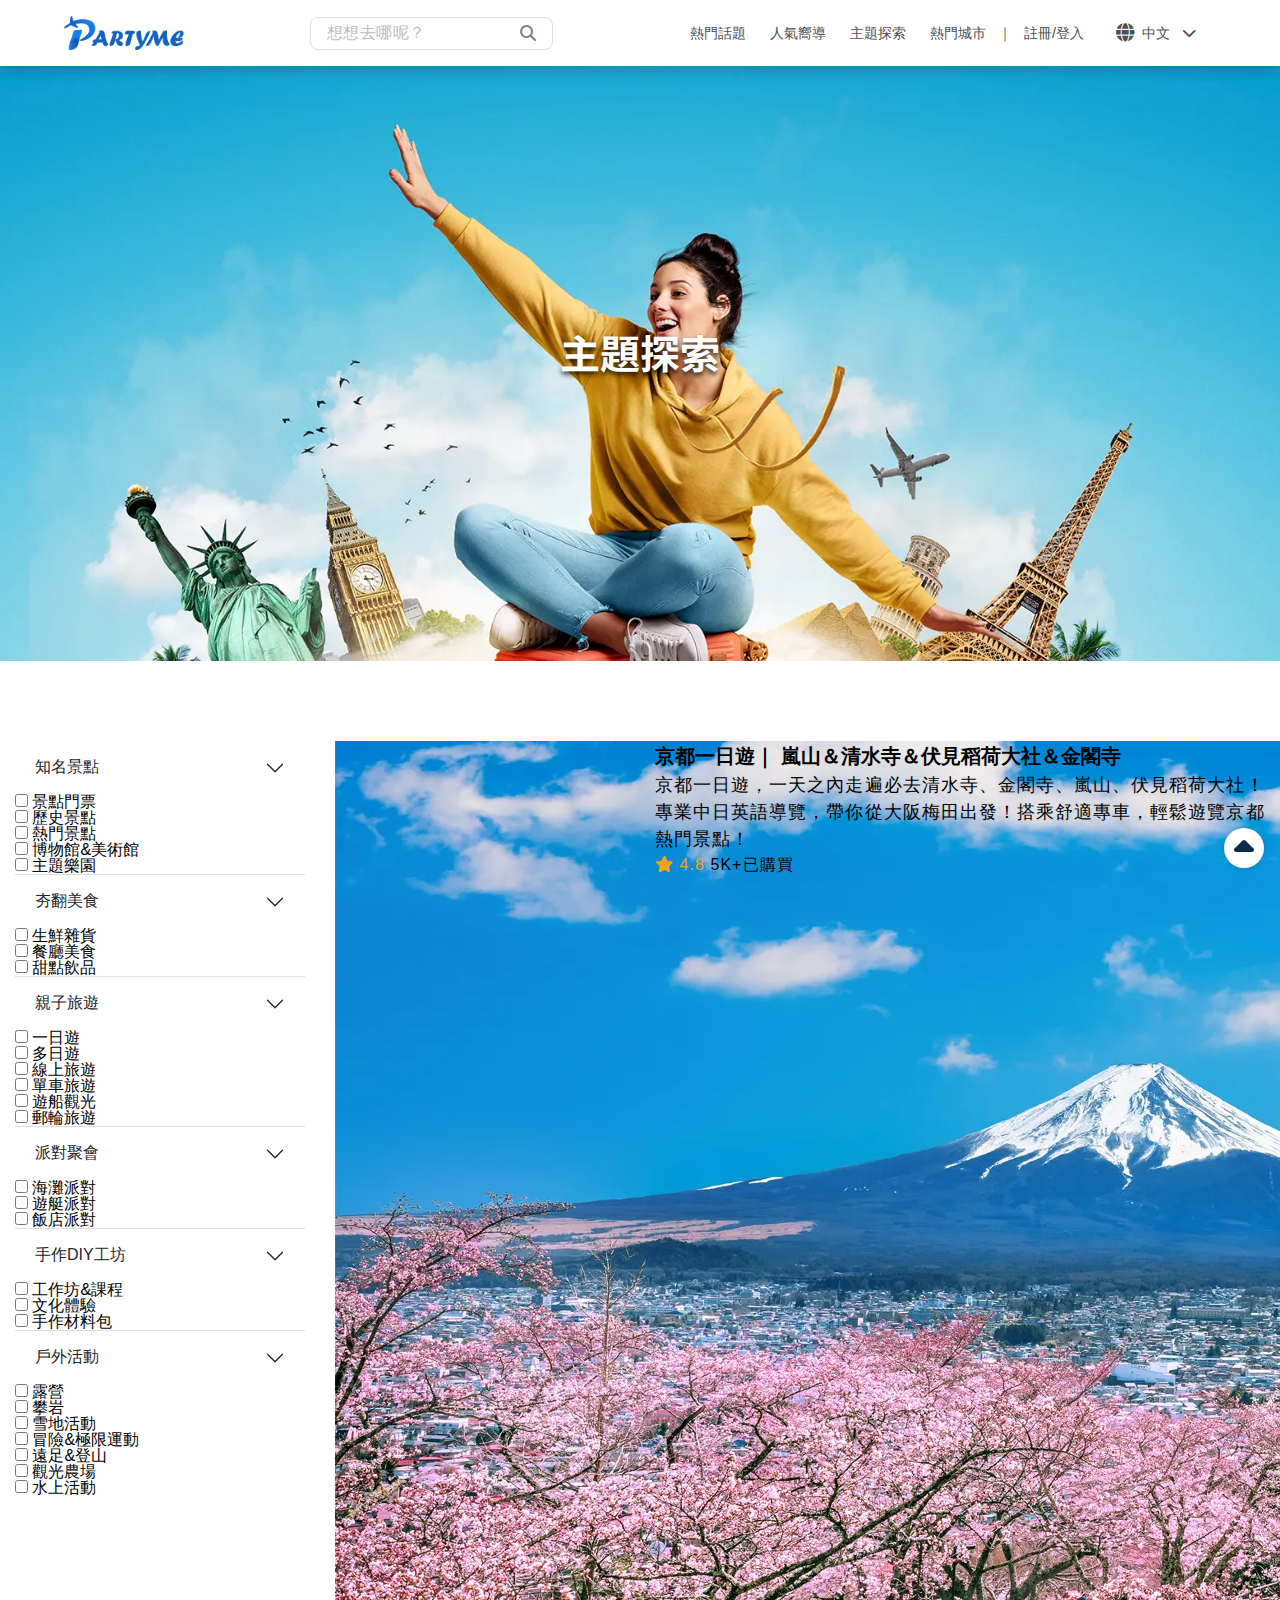
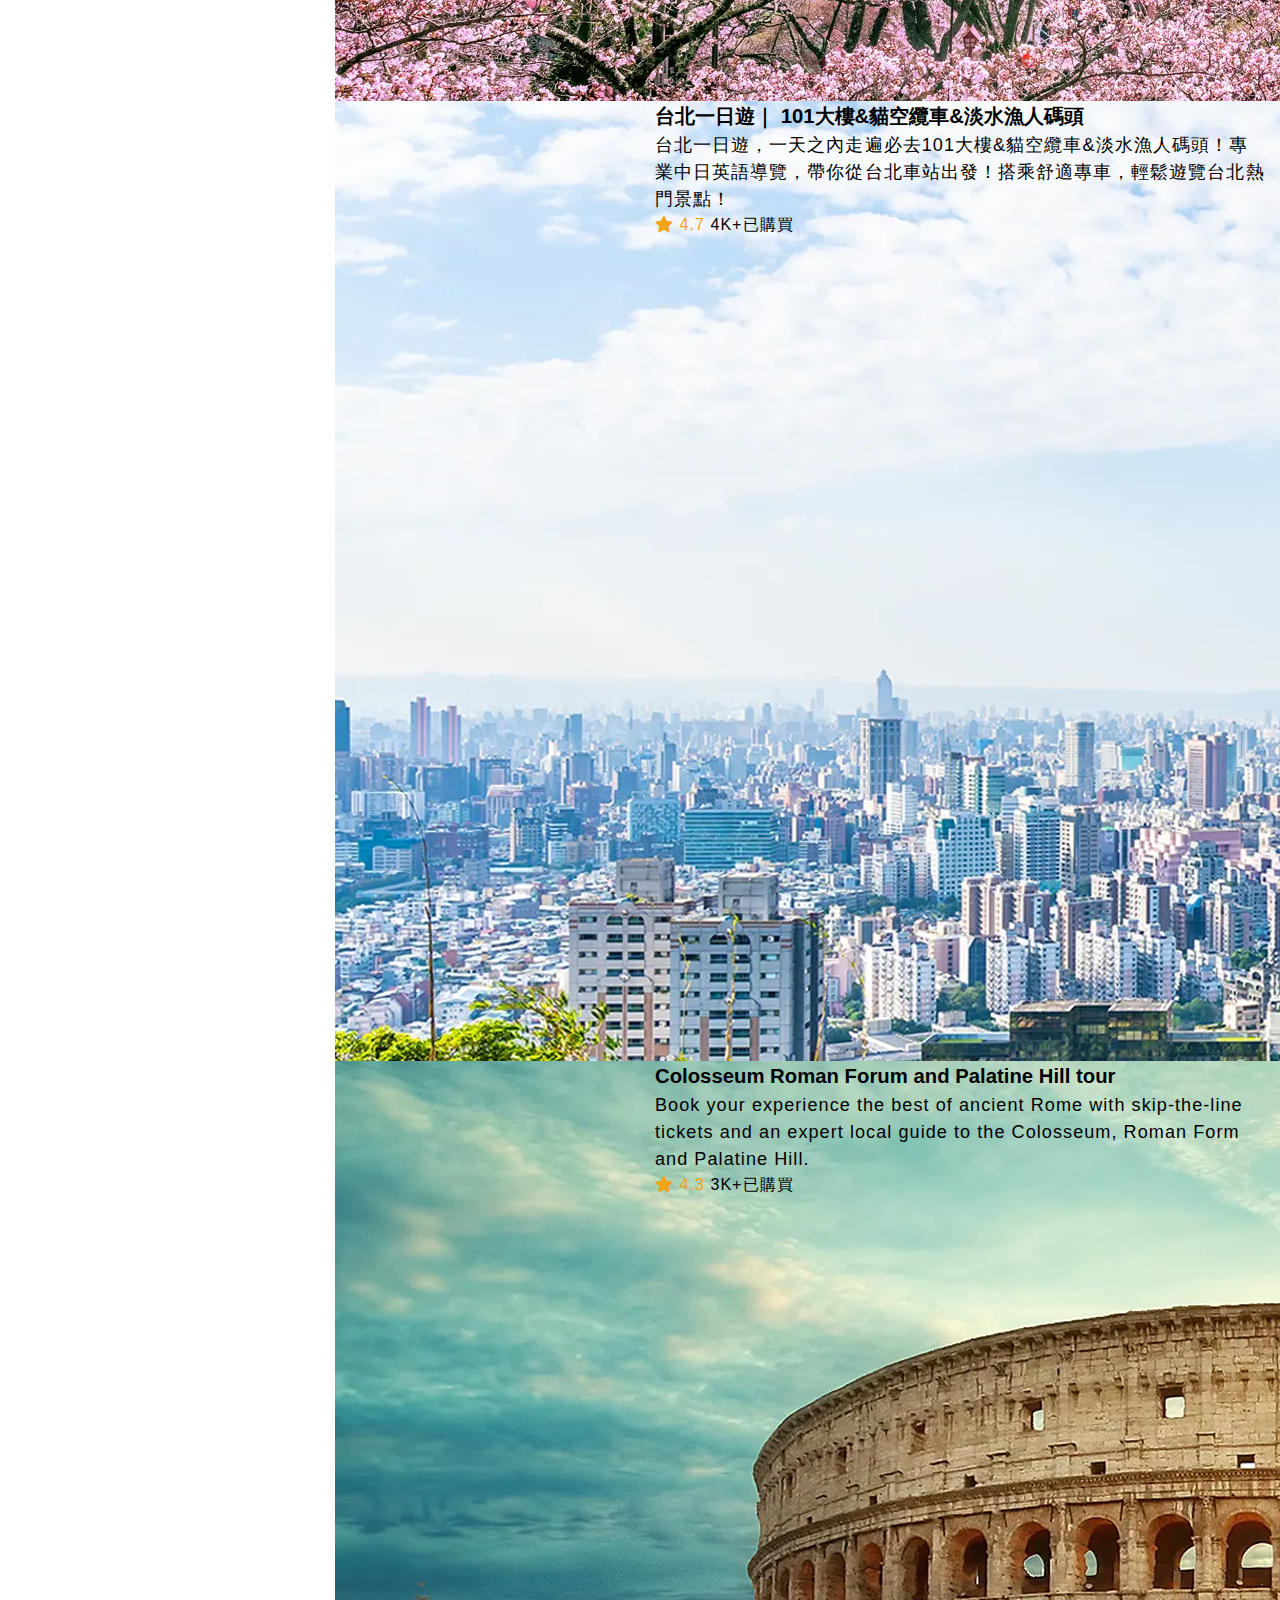
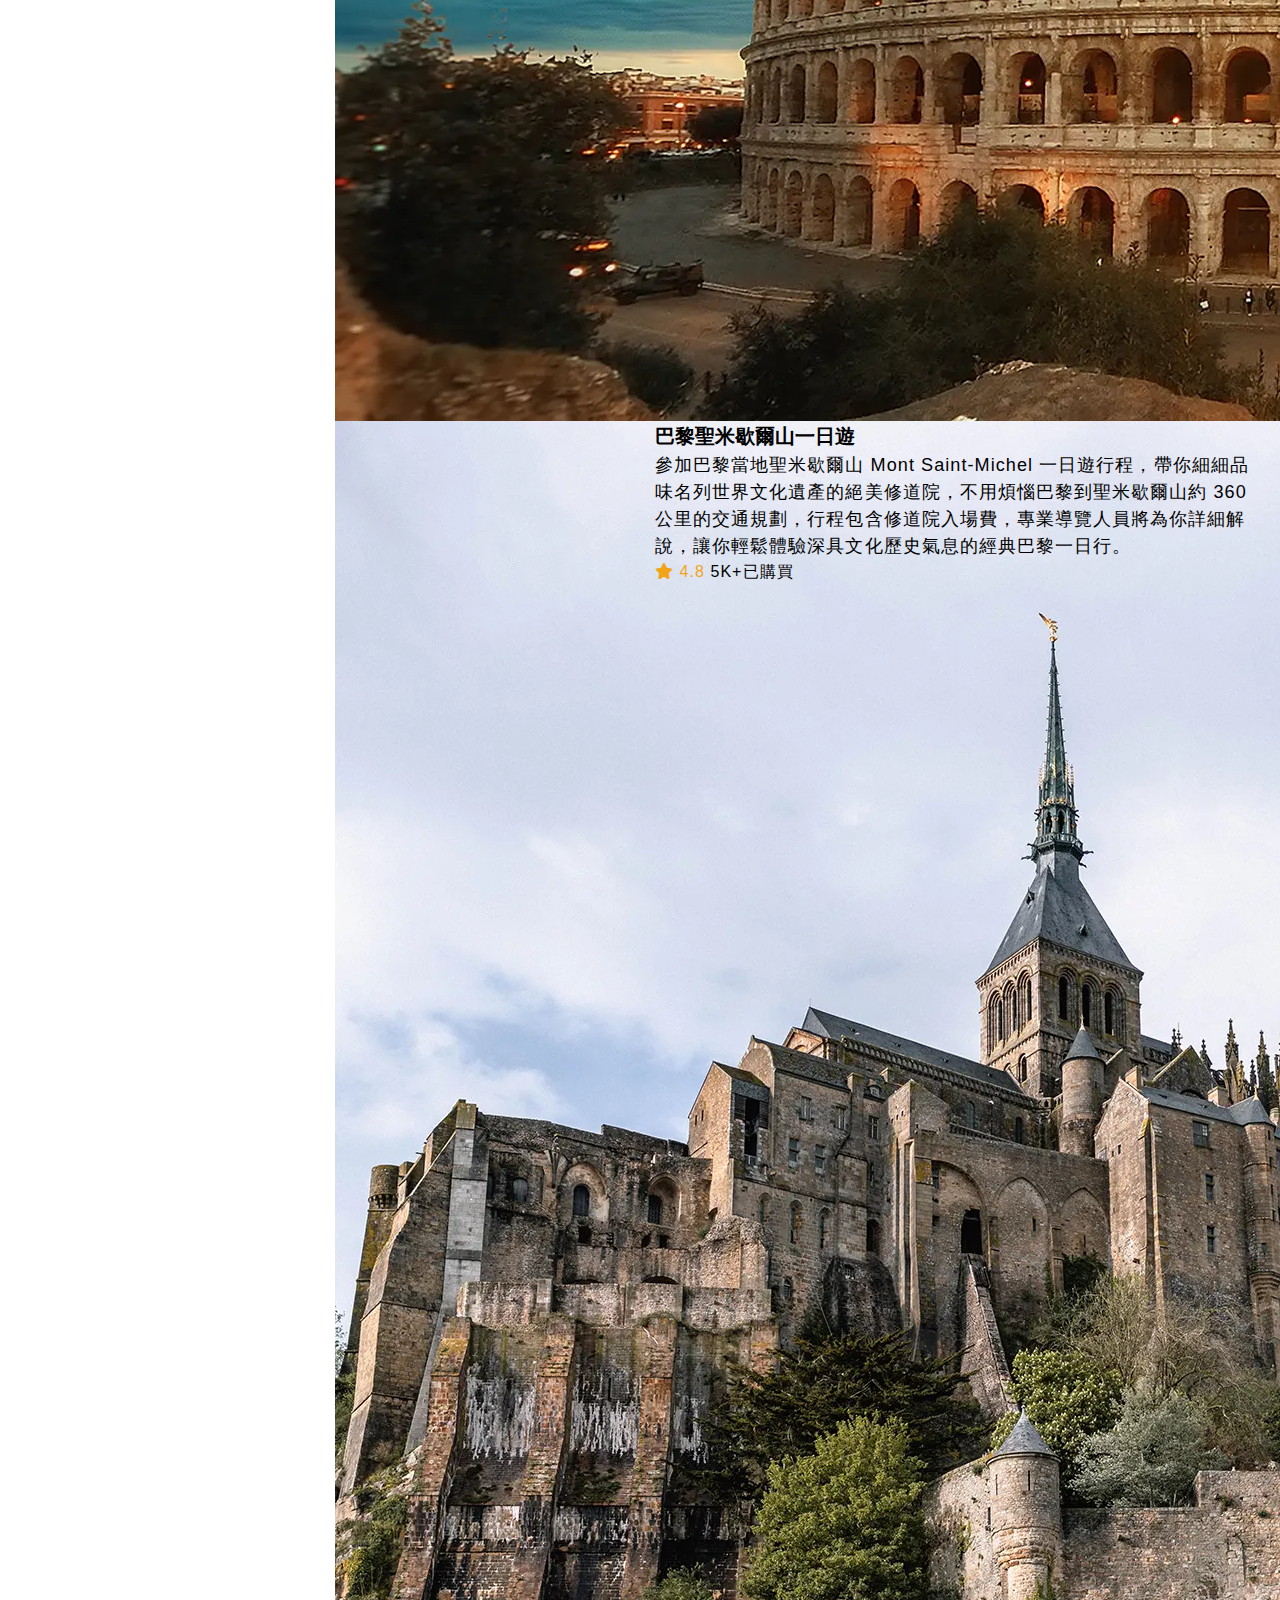
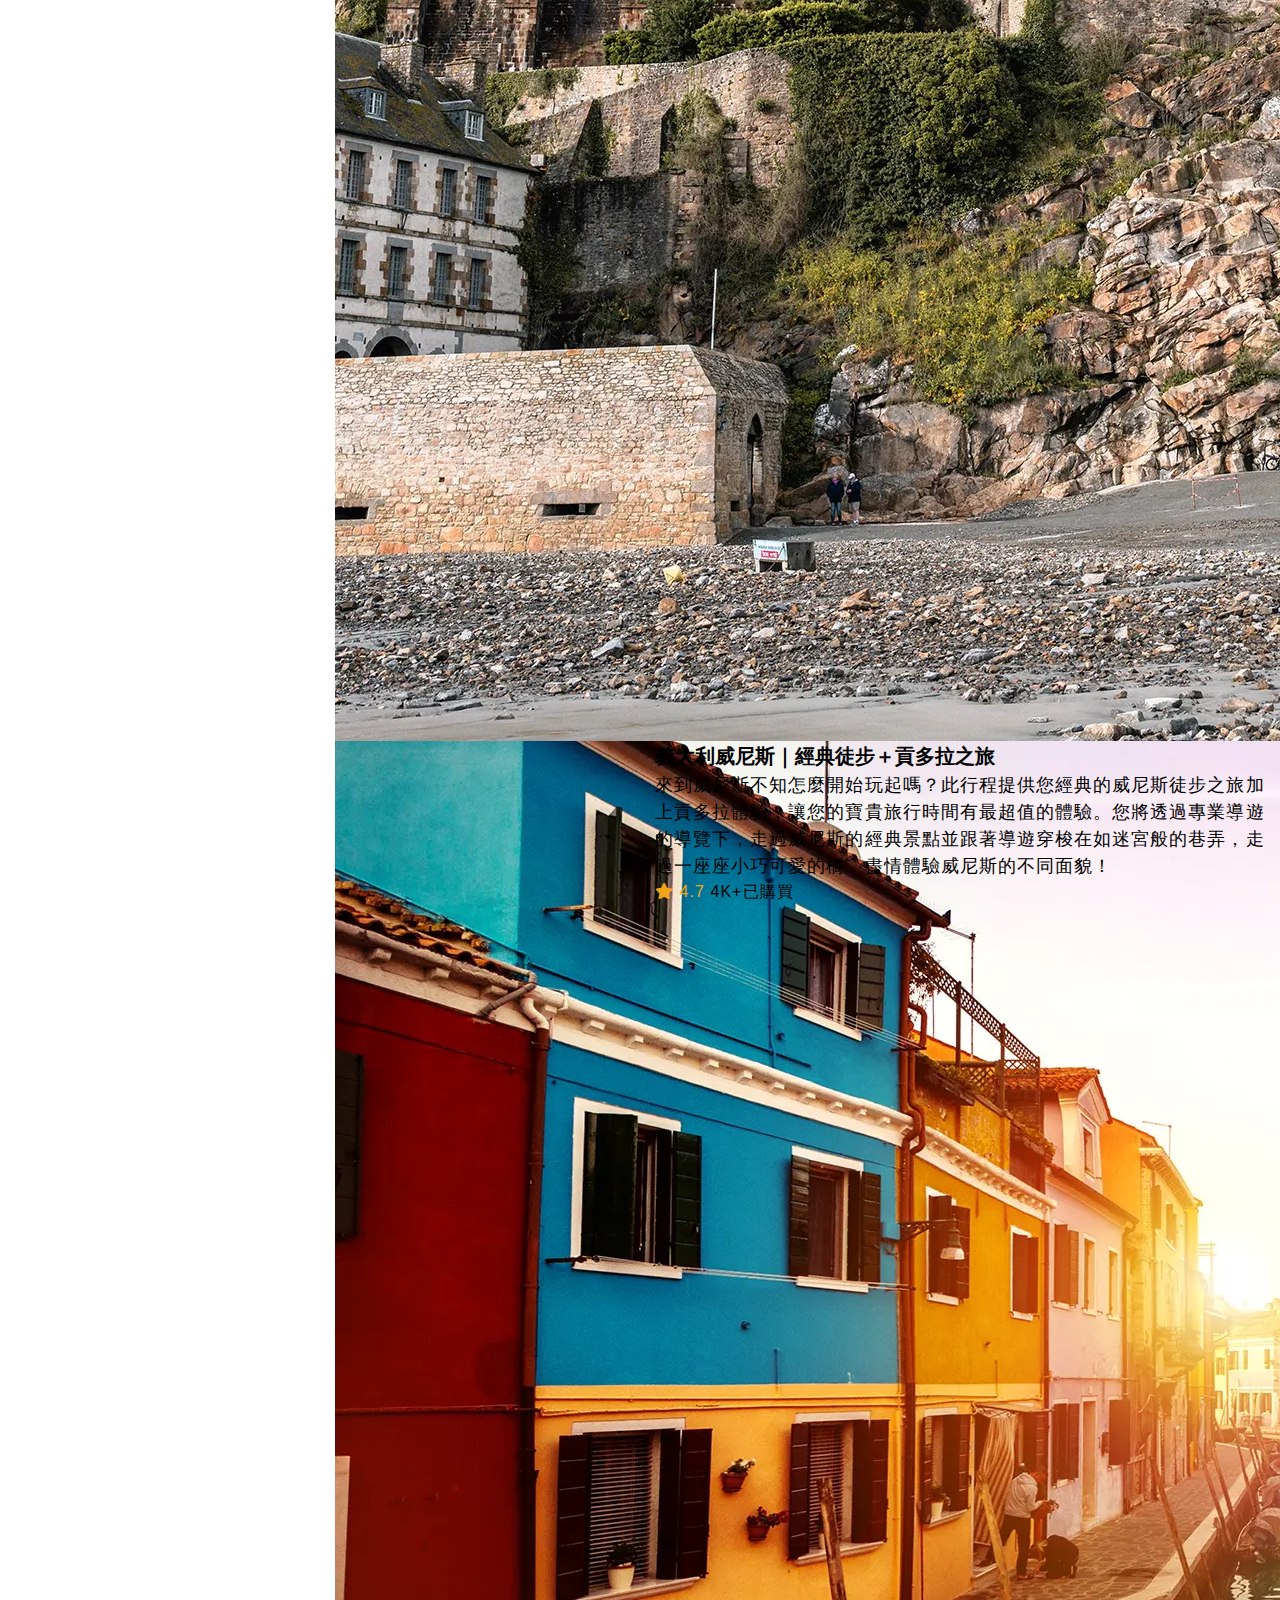
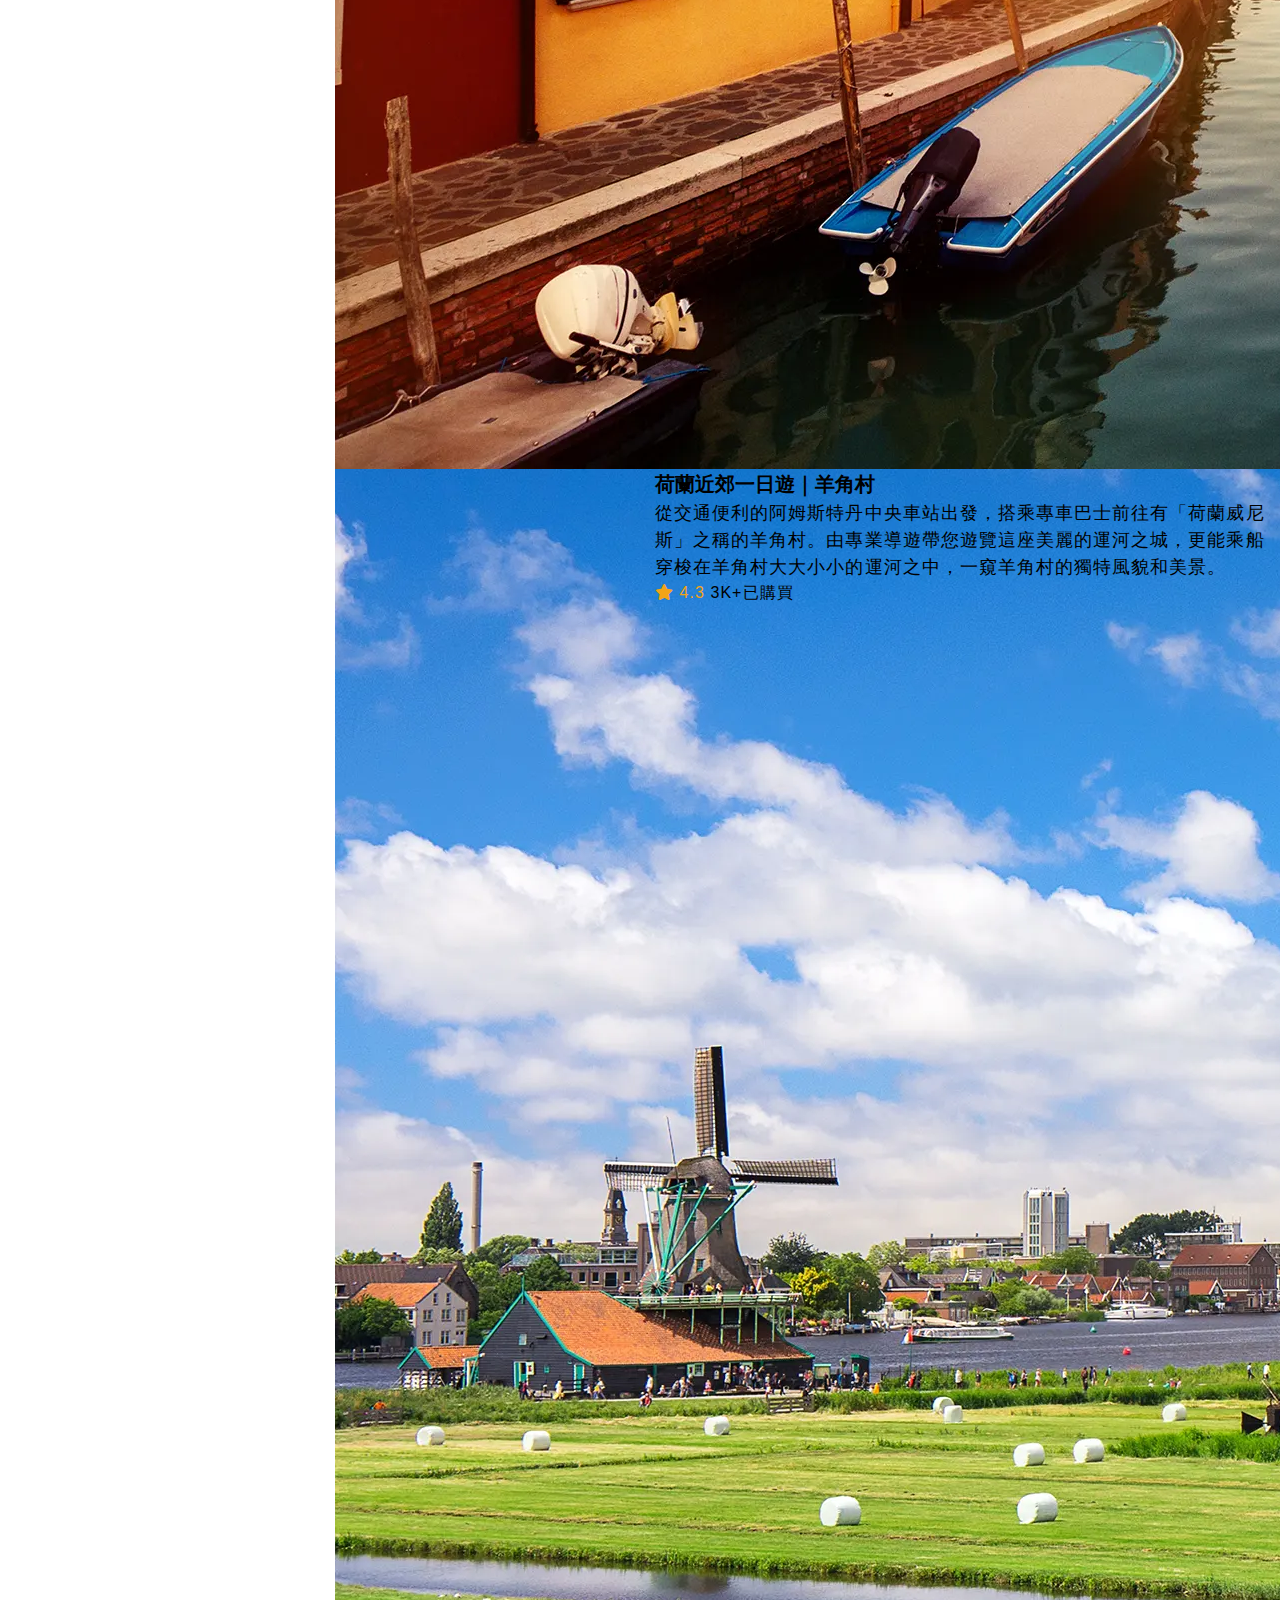
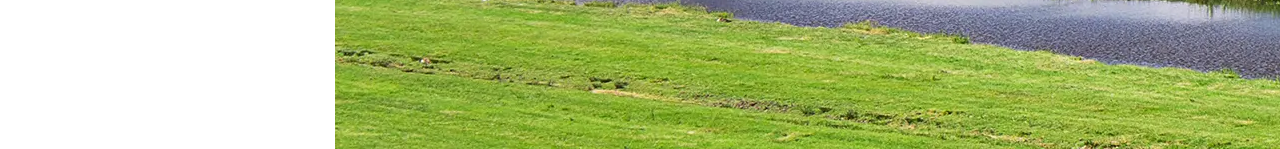
<file: topic_exploration.html>
<!doctype html>
<html lang="en">

<head>
    <!-- Required meta tags -->
    <meta charset="utf-8">
    <meta name="viewport" content="width=device-width, initial-scale=1">

    <!-- Bootstrap CSS -->
    <link href="https://cdn.jsdelivr.net/npm/bootstrap@5.1.3/dist/css/bootstrap.min.css" rel="stylesheet"
        integrity="sha384-1BmE4kWBq78iYhFldvKuhfTAU6auU8tT94WrHftjDbrCEXSU1oBoqyl2QvZ6jIW3" crossorigin="anonymous">
    <link rel="stylesheet" href="https://cdnjs.cloudflare.com/ajax/libs/font-awesome/6.1.0/css/all.min.css">
    <link rel="shortcut icon" href="./image/favicon.ico" type="image/x-icon">
    <link rel="stylesheet" href="./css/Swiper.css">
    <link rel="stylesheet" href="./css/all.css">
    <link rel="stylesheet" href="./css/topic_exploration.css">
    <title>PARTYME</title>
</head>

<body>
    <!-- 網頁版導覽列 -->
    <section class="main_header">
        <input type="checkbox" name="" id="menu-switch">
        <div class="main_nav">
            <h1 class="logo">
                <a href="./index.html">
                    <img src="./image/mainav_Logo.webp" alt="PARTYME，尋找最適合你的旅遊夥伴，一同探索有趣又獨特的旅遊體驗。">
                </a>
            </h1>
            <div class="search_bar">
                <input type="search" id="search_bar" name="search_bar" placeholder="想想去哪呢？" list="browsers">
                <datalist id="browsers">
                    <option value="Internet Explorer">
                    <option value="Firefox">
                    <option value="Google Chrome">
                    <option value="Opera">
                    <option value="Safari">
                </datalist>
                <i class="fa-solid fa-magnifying-glass"></i>
            </div>
            <label for="menu-switch" class="hamburger">
                <span></span>
                <span></span>
                <span></span>
            </label>
            <div class="main_menu">
                <ul>
                    <li><a href="./hot.html">熱門話題</a></li>
                    <li><a href="./pop_guide.html">人氣嚮導</a></li>
                    <li><a href="./topic_exploration.html">主題探索</a></li>
                    <li><a href="./popular_cities.html">熱門城市</a></li>
                </ul>
                <span>｜</span>
                <div class="member_button">
                    <a class="signup" href="./signup_login.html">註冊/登入</a>
                    <div class="translate">
                        <div class="flag">
                            <i class="fa-solid fa-globe"></i>
                        </div>
                        <div class="text">中文
                            <i class="fa-solid fa-chevron-down"></i>
                        </div>
                    </div>
                </div>
            </div>
        </div>
    </section>
    <!-- Banner -->
    <section class="Banner">
        <div class="container_full">
            <h2 class="h1_b_ch">主題探索</h2>
        </div>
    </section>
    <!-- 主體 -->
    <section class="theme">
        <div class="container_full">
            <div class="row">
                <form id="myForm" class="menu col-12 col-xl-3">
                    <ul class="accordion accordion-flush" id="accordionFlushExample">
                        <!-- 知名景點 -->
                        <li class="accordion-item  mb-1">
                            <h2 class="accordion-header" id="flush-headingOne">
                                <button class="accordion-button collapsed rounded-3" type="button" data-bs-toggle="collapse"
                                    data-bs-target="#flush-collapseOne" aria-expanded="false" aria-controls="flush-collapseOne">
                                    知名景點
                                </button>
                            </h2>
                            <div id="flush-collapseOne" class="accordion-collapse collapse mb-3" aria-labelledby="flush-headingOne"
                                data-bs-parent="#accordionFlushExample">
                                <div class="form-check mt-3">
                                    <input class="form-check-input" type="checkbox" name="attractions[]" value="景點門票" id="flexCheckAll">
                                    <label class="form-check-label" for="flexCheckAll">
                                        景點門票
                                    </label>
                                </div>
                                <div class="form-check mt-3">
                                    <input class="form-check-input" type="checkbox" name="attractions[]"  value="歷史景點" id="flexCheckHistory">
                                    <label class="form-check-label" for="flexCheckHistory">
                                        歷史景點
                                    </label>
                                </div>
                                <div class="form-check mt-3">
                                    <input class="form-check-input" type="checkbox" name="attractions[]"  value="熱門景點" id="flexCheckHotpoint">
                                    <label class="form-check-label" for="flexCheckHotpoint">
                                        熱門景點
                                    </label>
                                </div>
                                <div class="form-check mt-3">
                                    <input class="form-check-input" type="checkbox" name="attractions[]"  value="博物館&美術館" id="flexCheckmuseum">
                                    <label class="form-check-label" for="flexCheckmuseum">
                                        博物館&美術館
                                    </label>
                                </div>
                                <div class="form-check mt-3">
                                    <input class="form-check-input" type="checkbox" name="attractions[]"  value="主題樂園" id="flexCheckDefault">
                                    <label class="form-check-label" for="flexCheckDefault">
                                        主題樂園
                                    </label>
                                </div>
                            </div>
                        </li>
                        <!-- 夯翻美食 -->
                        <li class="accordion-item mb-1">
                            <h2 class="accordion-header" id="flush-headingTwo">
                                <button class="accordion-button collapsed rounded-3" type="button" data-bs-toggle="collapse"
                                    data-bs-target="#flush-collapseTwo" aria-expanded="false" aria-controls="flush-collapseTwo">
                                    夯翻美食
                                </button>
                            </h2>
                            <div id="flush-collapseTwo" class="accordion-collapse collapse mb-3" aria-labelledby="flush-headingTwo"
                                data-bs-parent="#accordionFlushExample">
                                <div class="form-check mt-3">
                                    <input class="form-check-input" type="checkbox" name="delicacy[]" value="生鮮雜貨" id="flexCheckFreshGroceries">
                                    <label class="form-check-label" for="flexCheckFreshGroceries">
                                        生鮮雜貨
                                    </label>
                                </div>
                                <div class="form-check mt-3">
                                    <input class="form-check-input" type="checkbox" name="delicacy[]" value="餐廳美食" id="flexCheckRestaurantFood">
                                    <label class="form-check-label" for="flexCheckRestaurantFood">
                                        餐廳美食
                                    </label>
                                </div>
                                <div class="form-check mt-3">
                                    <input class="form-check-input" type="checkbox" name="delicacy[]" value="甜點飲品" id="flexCheckDessertDrink">
                                    <label class="form-check-label" for="flexCheckDessertDrink">
                                        甜點飲品
                                    </label>
                                </div>
                            </div>
                        </li>
                        <!-- 親子旅遊 -->
                        <li class="accordion-item mb-1">
                            <h2 class="accordion-header" id="flush-headingThree">
                                <button class="accordion-button collapsed rounded-3" type="button" data-bs-toggle="collapse"
                                    data-bs-target="#flush-collapseThree" aria-expanded="false" aria-controls="flush-collapseThree">
                                    親子旅遊
                                </button>
                            </h2>
                            <div id="flush-collapseThree" class="accordion-collapse collapse mb-3" aria-labelledby="flush-headingThree"
                                data-bs-parent="#accordionFlushExample">
                                <div class="form-check mt-3">
                                    <input class="form-check-input" type="checkbox" name="parentChildTravel[]" value="一日遊" id="flexCheckDayTrip">
                                    <label class="form-check-label" for="flexCheckDayTrip">
                                        一日遊
                                    </label>
                                </div>
                                <div class="form-check mt-3">
                                    <input class="form-check-input" type="checkbox" name="parentChildTravel[]" value="多日遊" id="flexCheckMultiDayTour">
                                    <label class="form-check-label" for="flexCheckMultiDayTour">
                                        多日遊
                                    </label>
                                </div>
                                <div class="form-check mt-3">
                                    <input class="form-check-input" type="checkbox" name="parentChildTravel[]" value="線上旅遊" id="flexChecKonlineTravel">
                                    <label class="form-check-label" for="flexChecKonlineTravel">
                                        線上旅遊
                                    </label>
                                </div>
                                <div class="form-check mt-3">
                                    <input class="form-check-input" type="checkbox" name="parentChildTravel[]" value="單車旅遊" id="flexCheckBikeTour">
                                    <label class="form-check-label" for="flexCheckBikeTour">
                                        單車旅遊
                                    </label>
                                </div>
                                <div class="form-check mt-3">
                                    <input class="form-check-input" type="checkbox" name="parentChildTravel[]" value="遊船觀光" id="flexCheckBoatTour">
                                    <label class="form-check-label" for="flexCheckBoatTour">
                                        遊船觀光
                                    </label>
                                </div>
                                <div class="form-check mt-3">
                                    <input class="form-check-input" type="checkbox" name="parentChildTravel[]" value="郵輪旅遊" id="flexCheckCruiseVacation">
                                    <label class="form-check-label" for="flexCheckCruiseVacation">
                                        郵輪旅遊
                                    </label>
                                </div>
                            </div>
                        </li>
                        <!-- 派對聚會 -->
                        <li class="accordion-item mb-1">
                            <h2 class="accordion-header" id="flush-headingFour">
                                <button class="accordion-button collapsed rounded-3" type="button" data-bs-toggle="collapse"
                                    data-bs-target="#flush-collapseFour" aria-expanded="false" aria-controls="flush-collapseFour">
                                    派對聚會
                                </button>
                            </h2>
                            <div id="flush-collapseFour" class="accordion-collapse collapse mb-3" aria-labelledby="flush-headingFour"
                                data-bs-parent="#accordionFlushExample">
                                <div class="form-check mt-3">
                                    <input class="form-check-input" type="checkbox" name="party[]" value="海灘派對" id="flexCheckBeachParty">
                                    <label class="form-check-label" for="flexCheckBeachParty">
                                        海灘派對
                                    </label>
                                </div>
                                <div class="form-check mt-3">
                                    <input class="form-check-input" type="checkbox" name="party[]" value="遊艇派對" id="flexCheckYachtParty">
                                    <label class="form-check-label" for="flexCheckYachtParty">
                                        遊艇派對
                                    </label>
                                </div>
                                <div class="form-check mt-3">
                                    <input class="form-check-input" type="checkbox" name="party[]" value="飯店派對" id="flexCheckHotelParty">
                                    <label class="form-check-label" for="flexCheckHotelParty">
                                        飯店派對
                                    </label>
                                </div>
                            </div>
                        </li>
                        <!-- 手作DIY工坊 -->
                        <li class="accordion-item mb-1">
                            <h2 class="accordion-header" id="flush-headingFive">
                                <button class="accordion-button collapsed rounded-3" type="button" data-bs-toggle="collapse"
                                    data-bs-target="#flush-collapseFive" aria-expanded="false" aria-controls="flush-collapseFive">
                                    手作DIY工坊
                                </button>
                            </h2>
                            <div id="flush-collapseFive" class="accordion-collapse collapse mb-3" aria-labelledby="flush-headingFive"
                                data-bs-parent="#accordionFlushExample">
                                <div class="form-check mt-3">
                                    <input class="form-check-input" type="checkbox" name="diyWorkShop[]" value="工作坊&課程" id="flexCheckWorkshopCourses">
                                    <label class="form-check-label" for="flexCheckWorkshopCourses">
                                        工作坊&課程
                                    </label>
                                </div>
                                <div class="form-check mt-3">
                                    <input class="form-check-input" type="checkbox" name="diyWorkShop[]" value="文化體驗" id="flexCheckCulturalExperience">
                                    <label class="form-check-label" for="flexCheckCulturalExperience">
                                        文化體驗
                                    </label>
                                </div>
                                <div class="form-check mt-3">
                                    <input class="form-check-input" type="checkbox" name="diyWorkShop[]" value="手作材料包" id="flexCheckHandmadeMaterialPackage">
                                    <label class="form-check-label" for="flexCheckHandmadeMaterialPackage">
                                        手作材料包
                                    </label>
                                </div>
                            </div>
                        </li>
                        <!-- 戶外活動 -->
                        <li class="accordion-item  mb-3">
                            <h2 class="accordion-header" id="flush-headingSix">
                                <button class="accordion-button collapsed rounded-3" type="button" data-bs-toggle="collapse"
                                    data-bs-target="#flush-collapseSix" aria-expanded="false" aria-controls="flush-collapseSix">
                                    戶外活動
                                </button>
                            </h2>
                            <div id="flush-collapseSix" class="accordion-collapse collapse mb-3" aria-labelledby="flush-headingSix"
                                data-bs-parent="#accordionFlushExample">
                                <div class="form-check mt-3">
                                    <input class="form-check-input" type="checkbox" name="OutdoorActivity[]" value="露營" id="flexCheckcamping">
                                    <label class="form-check-label" for="flexCheckcamping">
                                        露營
                                    </label>
                                </div>
                                <div class="form-check mt-3">
                                    <input class="form-check-input" type="checkbox" name="OutdoorActivity[]" value="攀岩" id="flexCheckRockClimbing">
                                    <label class="form-check-label" for="flexCheckRockClimbing">
                                        攀岩
                                    </label>
                                </div>
                                <div class="form-check mt-3">
                                    <input class="form-check-input" type="checkbox" name="OutdoorActivity[]" value="雪地活動" id="flexCheckSnowActivities">
                                    <label class="form-check-label" for="flexCheckSnowActivities">
                                        雪地活動
                                    </label>
                                </div>
                                <div class="form-check mt-3">
                                    <input class="form-check-input" type="checkbox" name="OutdoorActivity[]" value="冒險&極限運動" id="flexCheckAdventureExtremeSports">
                                    <label class="form-check-label" for="flexCheckAdventureExtremeSports">
                                        冒險&極限運動
                                    </label>
                                </div>
                                <div class="form-check mt-3">
                                    <input class="form-check-input" type="checkbox" name="OutdoorActivity[]" value="遠足&登山" id="flexCheckHikingMountaineering">
                                    <label class="form-check-label" for="flexCheckHikingMountaineering">
                                        遠足&登山
                                    </label>
                                </div>
                                <div class="form-check mt-3">
                                    <input class="form-check-input" type="checkbox" name="OutdoorActivity[]" value="觀光農場" id="flexCheckTouristFarm">
                                    <label class="form-check-label" for="flexCheckTouristFarm">
                                        觀光農場
                                    </label>
                                </div>
                                <div class="form-check mt-3">
                                    <input class="form-check-input" type="checkbox" name="OutdoorActivity[]" value="水上活動" id="flexCheckWaterActivities">
                                    <label class="form-check-label" for="flexCheckWaterActivities">
                                        水上活動
                                    </label>
                                </div>
                            </div>
                        </li>
                    </ul>
                </form>
                <div class="product-list col-12 col-xl-9">
                    <div class="card mb-3">
                        <div class="row g-5">
                        </div>
                    </div>
                </div>
                <!-- 回到頂端 -->
                <div class="back_to_top col">
                    <div>
                        <a class="side_function" href="#">
                            <i class="fa-solid fa-caret-up"></i>
                        </a>
                    </div>
                </div>
            </div>
        </div>
    </section>

    <!-- 手機板 Tabbar 按鈕 -->
    <section class="main_tabbar">
        <div class="container_full">
            <div class="row row-cols-5">
                <div class="col">
                    <a href="./hot.html"><i class="h6_b_ch fa-solid fa-fire-flame-curved"></i>
                        <h2 class="t3_r_ch">熱門話題</h2>
                    </a>
                </div>
                <div class="col">
                    <a href="./pop_guide.html"><i class="h6_b_ch fa-solid fa-signs-post"></i>
                        <h2 class="t3_r_ch">人氣嚮導</h2>
                    </a>
                </div>
                <div class="col">
                    <a href="./topic_exploration.html"><i class="h6_b_ch fa-solid fa-compass"></i>
                        <h2 class="t3_r_ch">主題探索</h2>
                    </a>
                </div>
                <div class="col">
                    <a href="./popular_cities.html"><i class="h6_b_ch fa-solid fa-tree-city"></i>
                        <h2 class="t3_r_ch">熱門城市</h2>
                    </a>
                </div>
                <div class="col">
                    <a href="#"><i class="h6_b_ch fa-solid fa-magnifying-glass"></i>
                        <h2 class="t3_r_ch">搜尋</h2>
                    </a>
                </div>
            </div>
        </div>
    </section>

    <!-- bootstrap@5.1.3 -->
    <script src="https://cdn.jsdelivr.net/npm/bootstrap@5.1.3/dist/js/bootstrap.bundle.min.js"
        integrity="sha384-ka7Sk0Gln4gmtz2MlQnikT1wXgYsOg+OMhuP+IlRH9sENBO0LRn5q+8nbTov4+1p" crossorigin="anonymous">
        </script>
        
    <script src="./script/topic_exploration.js"></script>

</body>
</html>
</file>
<file: css/all.css>
@charset "UTF-8";
/* boostrap@5.1.3 */
@import url("https://fonts.googleapis.com/css2?family=Noto+Sans+TC:wght@100;300;400;500;700;900&display=swap");
:root {
  --bs-blue: #1363BF;
  --bs-indigo: #6610f2;
  --bs-purple: #6f42c1;
  --bs-pink: #d63384;
  --bs-red: #F24030;
  --bs-orange: #fd7e14;
  --bs-yellow: #F2CA00;
  --bs-green: #23AE5E;
  --bs-teal: #20c997;
  --bs-cyan: #0dcaf0;
  --bs-white: #fff;
  --bs-gray: #6c757d;
  --bs-gray-dark: #343a40;
  --bs-gray-100: #f8f9fa;
  --bs-gray-200: #e9ecef;
  --bs-gray-300: #dee2e6;
  --bs-gray-400: #ced4da;
  --bs-gray-500: #adb5bd;
  --bs-gray-600: #6c757d;
  --bs-gray-700: #495057;
  --bs-gray-800: #343a40;
  --bs-gray-900: #212529;
  --bs-primary: #1363BF;
  --bs-secondary: #18ACEF;
  --bs-success: #23AE5E;
  --bs-info: #0dcaf0;
  --bs-warning: #F2CA00;
  --bs-danger: #F24030;
  --bs-light: #EEEEEE;
  --bs-dark: #092C4C;
  --bs-primary-rgb: 19, 99, 191;
  --bs-secondary-rgb: 24, 172, 239;
  --bs-success-rgb: 35, 174, 94;
  --bs-info-rgb: 13, 202, 240;
  --bs-warning-rgb: 242, 202, 0;
  --bs-danger-rgb: 242, 64, 48;
  --bs-light-rgb: 238, 238, 238;
  --bs-dark-rgb: 9, 44, 76;
  --bs-white-rgb: 255, 255, 255;
  --bs-black-rgb: 0, 0, 0;
  --bs-body-color-rgb: 33, 37, 41;
  --bs-body-bg-rgb: 255, 255, 255;
  --bs-font-sans-serif: system-ui, -apple-system, "Segoe UI", Roboto, "Helvetica Neue", Arial, "Noto Sans", "Liberation Sans", sans-serif, "Apple Color Emoji", "Segoe UI Emoji", "Segoe UI Symbol", "Noto Color Emoji";
  --bs-font-monospace: SFMono-Regular, Menlo, Monaco, Consolas, "Liberation Mono", "Courier New", monospace;
  --bs-gradient: linear-gradient(180deg, rgba(255, 255, 255, 0.15), rgba(255, 255, 255, 0));
  --bs-body-font-family: var(--bs-font-sans-serif);
  --bs-body-font-size: 1rem;
  --bs-body-font-weight: 400;
  --bs-body-line-height: 1.5;
  --bs-body-color: #212529;
  --bs-body-bg: #fff;
}

/*!
 * Bootstrap v5.1.1 (https://getbootstrap.com/)
 * Copyright 2011-2021 The Bootstrap Authors
 * Copyright 2011-2021 Twitter, Inc.
 * Licensed under MIT (https://github.com/twbs/bootstrap/blob/main/LICENSE)
 */
.accordion-button {
  position: relative;
  display: flex;
  align-items: center;
  width: 100%;
  padding: 1rem 1.25rem;
  font-size: 1rem;
  color: #212529;
  text-align: left;
  background-color: #fff;
  border: 0;
  border-radius: 0;
  overflow-anchor: none;
  transition: color 0.15s ease-in-out, background-color 0.15s ease-in-out, border-color 0.15s ease-in-out, box-shadow 0.15s ease-in-out, border-radius 0.15s ease;
}

@media (prefers-reduced-motion: reduce) {
  .accordion-button {
    transition: none;
  }
}

.accordion-button:not(.collapsed) {
  color: var(--white);
  background-color: var(--second);
  box-shadow: inset 0 -1px 0 rgba(0, 0, 0, 0.125);
}

.accordion-button:not(.collapsed)::after {
  background-image: url("data:image/svg+xml,%3csvg xmlns='http://www.w3.org/2000/svg' viewBox='0 0 16 16' fill='%231159ac'%3e%3cpath fill-rule='evenodd' d='M1.646 4.646a.5.5 0 0 1 .708 0L8 10.293l5.646-5.647a.5.5 0 0 1 .708.708l-6 6a.5.5 0 0 1-.708 0l-6-6a.5.5 0 0 1 0-.708z'/%3e%3c/svg%3e");
  transform: rotate(-180deg);
}

.accordion-button::after {
  color: var(--white);
  flex-shrink: 0;
  width: 1.25rem;
  height: 1.25rem;
  margin-left: auto;
  content: "";
  background-image: url("data:image/svg+xml,%3csvg xmlns='http://www.w3.org/2000/svg' viewBox='0 0 16 16' fill='%23212529'%3e%3cpath fill-rule='evenodd' d='M1.646 4.646a.5.5 0 0 1 .708 0L8 10.293l5.646-5.647a.5.5 0 0 1 .708.708l-6 6a.5.5 0 0 1-.708 0l-6-6a.5.5 0 0 1 0-.708z'/%3e%3c/svg%3e");
  background-repeat: no-repeat;
  background-size: 1.25rem;
  transition: transform 0.2s ease-in-out;
}

@media (prefers-reduced-motion: reduce) {
  .accordion-button::after {
    transition: none;
  }
}

.accordion-button:hover {
  z-index: 2;
}

.accordion-button:focus {
  color: var(--white);
  background-color: var(--second);
  outline: 0;
  box-shadow: none;
  z-index: 3;
}

.accordion-header {
  margin-bottom: 0;
}

.accordion-item {
  background-color: #fff;
  border: 1px solid rgba(0, 0, 0, 0.125);
}

.accordion-item:first-of-type {
  border-top-left-radius: 0.25rem;
  border-top-right-radius: 0.25rem;
}

.accordion-item:first-of-type .accordion-button {
  border-top-left-radius: calc(0.25rem - 1px);
  border-top-right-radius: calc(0.25rem - 1px);
}

.accordion-item:not(:first-of-type) {
  border-top: 0;
}

.accordion-item:last-of-type {
  border-bottom-right-radius: 0.25rem;
  border-bottom-left-radius: 0.25rem;
}

.accordion-item:last-of-type .accordion-button.collapsed {
  border-bottom-right-radius: calc(0.25rem - 1px);
  border-bottom-left-radius: calc(0.25rem - 1px);
}

.accordion-item:last-of-type .accordion-collapse {
  border-bottom-right-radius: 0.25rem;
  border-bottom-left-radius: 0.25rem;
}

.accordion-body {
  padding: 1rem 1.25rem;
}

.accordion-flush .accordion-collapse {
  border-width: 0;
}

.accordion-flush .accordion-item {
  border-right: 0;
  border-left: 0;
  border-radius: 0;
}

.accordion-flush .accordion-item:first-child {
  border-top: 0;
}

.accordion-flush .accordion-item:last-child {
  border-bottom: 0;
}

.accordion-flush .accordion-item .accordion-button {
  border-radius: 0;
}

html,
body,
div,
span,
applet,
object,
iframe,
h1,
h2,
h3,
h4,
h5,
h6,
p,
blockquote,
pre,
a,
abbr,
acronym,
address,
big,
cite,
code,
del,
dfn,
em,
img,
ins,
kbd,
q,
s,
samp,
small,
strike,
strong,
sub,
sup,
tt,
var,
b,
u,
i,
center,
dl,
dt,
dd,
ol,
ul,
li,
fieldset,
form,
label,
legend,
table,
caption,
tbody,
tfoot,
thead,
tr,
th,
td,
article,
aside,
canvas,
details,
embed,
figure,
figcaption,
footer,
header,
hgroup,
menu,
nav,
output,
ruby,
section,
summary,
time,
mark,
audio,
video {
  margin: 0;
  padding: 0;
  border: 0;
  font-size: 100%;
  font: inherit;
  vertical-align: baseline;
}

/* HTML5 display-role reset for older browsers */
article,
aside,
details,
figcaption,
figure,
footer,
header,
hgroup,
menu,
nav,
section {
  display: block;
}

body {
  line-height: 1;
}

ol,
ul {
  list-style: none;
}

blockquote,
q {
  quotes: none;
}

blockquote:before,
blockquote:after,
q:before,
q:after {
  content: '';
  content: none;
}

table {
  border-collapse: collapse;
  border-spacing: 0;
}

a {
  color: var(--dark);
  text-decoration: none;
}

img {
  vertical-align: top;
}

*,
::before,
::after {
  box-sizing: border-box;
}

* {
  margin: 0;
  padding: 0;
}

.container {
  max-width: 1140px;
  margin: auto;
  padding-left: 15px;
  padding-right: 15px;
  box-sizing: border-box;
}

.container_full {
  max-width: 100%;
  margin: auto;
  padding: 0 15px;
  box-sizing: border-box;
}

.row {
  display: flex;
  flex-wrap: wrap;
  margin-left: -15px;
  margin-right: -15px;
}

[class*="col-"] {
  padding-left: 15px;
  padding-right: 15px;
  box-sizing: border-box;
  /* margin-bottom: 30px; */
}

.col-1 {
  width: 8.333333%;
}

.col-2 {
  width: 16.666666%;
}

.col-25 {
  width: 20%;
}

.col-3 {
  width: 25%;
}

.col-4 {
  width: 33.333333%;
}

.col-5 {
  width: 41.666666%;
}

.col-6 {
  width: 50%;
}

.col-7 {
  width: 58.333333%;
}

.col-8 {
  width: 66.666666%;
}

.col-9 {
  width: 75%;
}

.col-10 {
  width: 83.333333%;
}

.col-11 {
  width: 91.666666%;
}

.col-12 {
  width: 100%;
}

@media screen and (min-width: 768px) {
  [class*="col-"] {
    padding-left: 15px;
    padding-right: 15px;
    box-sizing: border-box;
    /* margin-bottom: 30px; */
  }
  .col-md-1 {
    width: 8.333333%;
  }
  .col-md-2 {
    width: 16.666666%;
  }
  .col-md-3 {
    width: 25%;
  }
  .col-md-4 {
    width: 33.333333%;
  }
  .col-md-5 {
    width: 41.666666%;
  }
  .col-md-6 {
    width: 50%;
  }
  .col-md-7 {
    width: 58.333333%;
  }
  .col-md-8 {
    width: 66.666666%;
  }
  .col-md-9 {
    width: 75%;
  }
  .col-md-10 {
    width: 83.333333%;
  }
  .col-md-11 {
    width: 91.666666%;
  }
  .col-md-12 {
    width: 100%;
  }
}

@media screen and (min-width: 992px) {
  [class*="col-"] {
    padding-left: 15px;
    padding-right: 15px;
    box-sizing: border-box;
    /* margin-bottom: 30px; */
  }
  .col-lg-1 {
    width: 8.333333%;
  }
  .col-lg-2 {
    width: 16.666666%;
  }
  .col-lg-3 {
    width: 25%;
  }
  .col-lg-4 {
    width: 33.333333%;
  }
  .col-lg-5 {
    width: 41.666666%;
  }
  .col-lg-6 {
    width: 50%;
  }
  .col-lg-7 {
    width: 58.333333%;
  }
  .col-lg-8 {
    width: 66.666666%;
  }
  .col-lg-9 {
    width: 75%;
  }
  .col-lg-10 {
    width: 83.333333%;
  }
  .col-lg-11 {
    width: 91.666666%;
  }
  .col-lg-12 {
    width: 100%;
  }
}

@media screen and (min-width: 1200px) {
  .col-xl-1 {
    width: 8.333333%;
  }
  .col-xl-2 {
    width: 16.666666%;
  }
  .col-xl-3 {
    width: 25%;
  }
  .col-xl-4 {
    width: 33.333333%;
  }
  .col-xl-5 {
    width: 41.666666%;
  }
  .col-xl-6 {
    width: 50%;
  }
  .col-xl-7 {
    width: 58.333333%;
  }
  .col-xl-8 {
    width: 66.666666%;
  }
  .col-xl-9 {
    width: 75%;
  }
  .col-xl-10 {
    width: 83.333333%;
  }
  .col-xl-11 {
    width: 91.666666%;
  }
  .col-xl-12 {
    width: 100%;
  }
}

[class*="row-cols"] > .col {
  box-sizing: border-box;
  padding-left: 15px;
  padding-right: 15px;
  /* margin-bottom: 30px; */
}

.row-cols-1 > .col {
  width: 100%;
}

.row-cols-2 > .col {
  width: 50%;
}

.row-cols-3 > .col {
  width: 33.333333%;
}

.row-cols-4 > .col {
  width: 25%;
}

.row-cols-5 > .col {
  width: 20%;
}

.row-cols-6 > .col {
  width: 16.666666%;
}

@media screen and (min-width: 768px) {
  .row-cols-md-1 > .col {
    width: 100%;
  }
  .row-cols-md-2 > .col {
    width: 50%;
  }
  .row-cols-md-3 > .col {
    width: 33.333333%;
  }
  .row-cols-md-4 > .col {
    width: 25%;
  }
  .row-cols-md-5 > .col {
    width: 20%;
  }
  .row-cols-md-6 > .col {
    width: 16.666666%;
  }
}

@media screen and (min-width: 992px) {
  .row-cols-lg-1 > .col {
    width: 100%;
  }
  .row-cols-lg-2 > .col {
    width: 50%;
  }
  .row-cols-lg-3 > .col {
    width: 33.333333%;
  }
  .row-cols-lg-4 > .col {
    width: 25%;
  }
  .row-cols-lg-5 > .col {
    width: 20%;
  }
  .row-cols-lg-6 > .col {
    width: 16.666666%;
  }
}

@media screen and (min-width: 1200px) {
  .row-cols-xl-1 > .col {
    width: 100%;
  }
  .row-cols-xl-2 > .col {
    width: 50%;
  }
  .row-cols-xl-3 > .col {
    width: 33.333333%;
  }
  .row-cols-xl-4 > .col {
    width: 25%;
  }
  .row-cols-xl-5 > .col {
    width: 20%;
  }
  .row-cols-xl-6 > .col {
    width: 16.666666%;
  }
}

:root {
  font-family: "Roboto", "Segoe UI", "Helvetica Neue", "Helvetica", "Arial", "sans-serif", "Microsoft JhengHei", "Font Awesome 5 Pro", "Font Awesome 5 Brands", -apple-system, BlinkMacSystemFont, SFMono-Regular, Menlo, Monaco, Consolas, "Liberation Mono", "Courier New", monospace;
  --font-awesome-family: "Font Awesome 5 Free";
}

:root {
  --step--4: clamp(0.59rem, calc(0.57rem + 0.08vw), 0.62rem);
  --step--3: clamp(0.66rem, calc(0.64rem + 0.09vw), 0.70rem);
  --step--2: clamp(0.74rem, calc(0.72rem + 0.10vw), 0.79rem);
  --step--1: clamp(0.83rem, calc(0.81rem + 0.11vw), 0.89rem);
  --step-0: clamp(0.94rem, calc(0.91rem + 0.12vw), 1.00rem);
  --step-1: clamp(1.06rem, calc(1.03rem + 0.14vw), 1.13rem);
  --step-2: clamp(1.19rem, calc(1.16rem + 0.15vw), 1.27rem);
  --step-3: clamp(1.34rem, calc(1.30rem + 0.17vw), 1.42rem);
  --step-4: clamp(1.50rem, calc(1.46rem + 0.20vw), 1.60rem);
  --step-5: clamp(1.69rem, calc(1.65rem + 0.22vw), 1.80rem);
  --step-6: clamp(1.90rem, calc(1.48rem + 2.12vw), 2.5rem);
  --step-7: clamp(2.1rem, calc(1.48rem + 2.12vw), 4.5rem);
}

.playfont {
  font-size: var(--step-7);
}

.h1_b_ch {
  font-family: "Noto Sans TC", sans-serif;
  font-size: var(--step-6);
  font-weight: 700;
  line-height: 1.2;
}

.h1_r_ch {
  font-size: var(--step-6);
  font-weight: 400;
  line-height: 1.2;
}

.h2_b_ch {
  font-size: var(--step-5);
  font-weight: 700;
  line-height: 1.2;
}

.h2_r_ch {
  font-size: var(--step-5);
  font-weight: 400;
  line-height: 1.2;
}

.h3_b_ch {
  font-size: var(--step-4);
  font-weight: 700;
  line-height: 1.5;
}

.h3_r_ch {
  font-size: var(--step-4);
  font-weight: 400;
  line-height: 1.5;
}

.h4_b_ch {
  font-size: var(--step-3);
  font-weight: 600;
  line-height: 1.2;
}

.h4_r_ch {
  font-size: var(--step-3);
  font-weight: 400;
  line-height: 1.2;
}

.h5_b_ch {
  font-size: var(--step-2);
  font-weight: 700;
  line-height: 1.5;
}

.h5_r_ch {
  font-size: var(--step-2);
  font-weight: 400;
  line-height: 1.5;
}

.h6_b_ch {
  font-size: var(--step-1);
  font-weight: 700;
  line-height: 1.5;
}

.h6_r_ch {
  font-size: var(--step-1);
  font-weight: 400;
  line-height: 1.5;
}

p {
  font-size: var(--step-0);
  line-height: 1.5;
  letter-spacing: 1.05px;
}

.t1_b_ch {
  font-size: var(--step--1);
  font-weight: 700;
  line-height: 1.75;
}

.t1_r_ch {
  font-size: var(--step--1);
  font-weight: 400;
  line-height: 1.75;
}

.t2_b_ch {
  font-size: var(--step--2);
  font-weight: 700;
  line-height: 1.5;
}

.t2_r_ch {
  font-size: var(--step--2);
  font-weight: 400;
  line-height: 1.5;
}

.t3_b_ch {
  font-size: var(--step--3);
  font-weight: 700;
  line-height: 1.4;
}

.t3_r_ch {
  font-size: var(--step--3);
  font-weight: 400;
  line-height: 1.4;
  letter-spacing: 0.5px;
}

.t4_b_ch {
  font-size: var(--step--4);
  font-weight: 700;
  line-height: 1.2;
}

.t4_r_ch {
  font-size: var(--step--4);
  font-weight: 400;
  line-height: 1.2;
}

:root {
  --primary: #1363BF;
  --hover: #3392FF;
  --active: #0E4A8F;
  --second: #18ACEF;
  --second_hover: #008DCC;
  --second_actice: #00A5EF;
  --info: #F2A418;
  --success: #23AE5E;
  --warning: #F2CA00;
  --error: #F24030;
  --light: #eee;
  --dark: #092C4C;
  --shadow: rgba(2, 32, 56, 0.24);
  --muted: #b3b3b3;
  --black_1: #000;
  --black_2: #1d1d1d;
  --black_3: #282828;
  --white: #fff;
  --gray_1: #333;
  --gray_2: #4f4f4f;
  --gray_3: #828282;
  --gray_4: #bdbdbd;
  --gray_5: #e0e0e0;
}

html {
  scroll-behavior: smooth;
}

/* h2 標題 */
section h2 {
  color: var(--primary);
  text-align: center;
  margin-bottom: 1.5rem;
}

/* a連結 */
.link {
  text-decoration: none;
  color: var(--white);
}

/* 所有的按鈕類別 */
/* 按鈕 mouse-in */
button, .button {
  cursor: pointer;
  border-width: 0;
  background: transparent;
}

/* MORE按鈕 */
.more {
  display: flex;
  justify-content: center;
  align-items: center;
  margin: 1rem 0 6.5rem 0;
}

.more button {
  padding: 1rem 2rem;
  border-radius: 0.65rem;
  background-color: var(--second);
  color: var(--white);
  font-size: 1rem;
  font-family: sans-serif;
  transition: 0.15s ease-in-out;
}

.more button:hover {
  background-color: var(--second_hover);
}

/* 回到上一頁按鈕 */
.prev-page {
  display: flex;
  justify-content: center;
  align-items: center;
  margin: 1rem 0 6.5rem 0;
}

.prev-page button {
  padding: 1rem 2rem;
  border-radius: 0.65rem;
  border: 2px solid var(--second);
  background-color: var(--white);
  color: var(--second);
  font-size: 1rem;
  font-family: sans-serif;
  transition: 0.15s ease-in-out;
}

.prev-page button:hover {
  border: 2px solid var(--second_hover);
  color: var(--second_hover);
}

/* 影片播放按鈕icon */
.playerButton::before {
  font-family: var(--font-awesome-family);
  color: rgba(255, 255, 255, 0.8);
  font-size: 3rem;
  content: '\f144';
  display: flex;
  justify-content: center;
  align-items: center;
  position: absolute;
  top: 50%;
  left: 50%;
  z-index: 2;
  transform: translate(-50%, -50%);
  pointer-events: none;
}

/* 手機板影片播放按鈕icon */
.playerButtonMobile::before {
  font-family: var(--font-awesome-family);
  color: rgba(255, 255, 255, 0.8);
  font-size: 3rem;
  content: '\f144';
  display: flex;
  justify-content: center;
  align-items: center;
  position: absolute;
  top: 33%;
  left: 50%;
  z-index: 2;
  transform: translate(-50%, -50%);
  pointer-events: none;
}

/* 影片長度 */
.videoLength::after {
  content: attr(data-videoLength);
  color: var(--white);
  background-color: rgba(0, 0, 0, 0.7);
  border-radius: 0.5rem;
  padding: 0.375rem 0.5rem;
  margin-right: 0.25rem;
  margin-bottom: 0.25rem;
  display: inline-block;
  position: absolute;
  bottom: 0;
  right: 0;
  z-index: 2;
}

/* 手機板影片長度 */
.videoLengthMobile::after {
  font-size: 1rem;
  content: attr(data-videoLength);
  color: var(--white);
  background-color: rgba(0, 0, 0, 0.7);
  border-radius: 0.5rem;
  padding: 0.375rem 0.5rem;
  margin-right: 0.25rem;
  margin-bottom: 0.25rem;
  display: inline-block;
  position: absolute;
  bottom: 40%;
  right: 0;
  z-index: 2;
}

/* 輪播方向按鈕 */
.swiper-button-next,
.swiper-button-prev {
  color: var(--white);
  opacity: 0.9;
  text-shadow: 0 0.25rem 0.5rem var(--dark);
}

.swiper-button-next:active,
.swiper-button-prev:active {
  color: var(--primary);
}

span.swiper-pagination-bullet {
  background: var(--white);
  box-shadow: var(--shadow);
}

/* 熱門城市輪播按鈕 */
.container {
  position: relative;
  /* 輪播按鈕 */
}

.container .arrow {
  width: 3rem;
  height: 3rem;
  border-width: 0;
  color: var(--white);
  position: absolute;
  z-index: 3;
  /* 調整 icon 大小 */
}

.container .arrow:hover {
  color: var(--second_hover);
}

.container .arrow .fa-solid {
  transform: scale(3);
}

.carousel {
  position: relative;
  /* 首頁輪播按鈕 */
}

.carousel .arrow {
  width: 3rem;
  height: 3rem;
  border-radius: 50%;
  border-width: 0;
  background-color: var(--white);
  box-shadow: 0 0.5rem 1rem rgba(0, 0, 0, 0.16);
  color: var(--primary);
  position: absolute;
  top: calc(50% - 1.5rem);
  z-index: 3;
  /* 調整 icon 大小    */
}

.carousel .arrow:hover {
  color: var(--hover);
}

.carousel .arrow .fa-solid {
  transform: scale(1.6);
}

/* 內頁的 more */
.more_second_floor {
  width: 100%;
  margin: 2rem auto;
  box-sizing: border-box;
  display: flex;
  flex-direction: column;
  justify-content: center;
  align-items: center;
}

.more_second_floor button {
  width: 40px;
  height: 40px;
  color: var(--gray_3);
  padding: 0.25rem;
  border-radius: 50%;
}

.more_second_floor button .fa-solid {
  transform: scale(1.6);
}

.more_second_floor button:hover {
  color: var(--second_hover);
}

.more_second_floor .divide {
  width: 100%;
  border-bottom: 2px solid var(--gray_5);
}

/* 回到頂端按鈕 */
.side_function {
  margin: auto;
  width: 2.5rem;
  height: 2.5rem;
  border-radius: 50%;
  background-color: var(--white);
  font-size: 1rem;
  color: var(--primary);
  text-align: center;
  box-shadow: 0 0 0.25rem var(--shadow);
  display: flex;
  justify-content: center;
  align-items: center;
  position: fixed;
  bottom: 2rem;
  right: 1rem;
  z-index: 5;
}

.side_function .fa-solid {
  transform: scale(2);
  line-height: 0.5;
  color: var(--dark);
}

.side_function .fa-solid:hover {
  transform: scale(2);
  line-height: 0.5;
  color: var(--hover);
}

/* 首頁人氣嚮導聯繫按鈕 */
.detial .contact .item {
  background-color: var(--white);
  color: var(--dark);
  border-radius: 0.5rem;
  box-shadow: 0 2px 4px rgba(0, 0, 0, 0.16);
  padding: 0.75rem 1.5rem;
  margin-right: 1rem;
  /* 首頁嚮導欄按鈕調整 icon 大小 */
}

.detial .contact .item:hover {
  color: var(--hover);
}

.detial .contact .item .fa-solid {
  transform: scale(1.2);
}

/* 首頁嚮導欄按鈕 */
.pop_guide .guides .card {
  display: flex;
  flex-direction: column;
  align-items: center;
  /* 首頁嚮導欄按鈕照片 */
}

.pop_guide .guides .card:hover .cover::after {
  opacity: 0.6;
}

.pop_guide .guides .card::after {
  width: 100%;
  content: '';
  position: absolute;
  opacity: 0;
  top: 0;
  left: 0;
  transition: .3s all;
}

.pop_guide .guides .card .cover {
  width: 130px;
  height: 130px;
  overflow: hidden;
  border-radius: 50%;
  position: relative;
}

.pop_guide .guides .card .cover img {
  width: 100%;
  height: 100%;
  vertical-align: top;
  transition: .3s all;
  transform: scale(1);
}

.pop_guide .guides .card .cover:hover img {
  transform: scale(1.15);
}

.pop_guide .guides .card .contact {
  display: flex;
  justify-content: space-evenly;
  /* 首頁嚮導欄按鈕 */
}

.pop_guide .guides .card .contact button {
  width: 2rem;
  height: 2rem;
  background-color: var(--white);
  color: var(--dark);
  border-width: 0;
  border-radius: 50%;
  box-shadow: 0 2px 4px rgba(0, 0, 0, 0.16);
  margin: 0.25rem;
  margin-bottom: 2rem;
  /* 首頁嚮導欄按鈕調整 icon 大小 */
}

.pop_guide .guides .card .contact button:hover {
  color: var(--hover);
}

.pop_guide .guides .card .contact button .fa-solid {
  transform: scale(1.05);
}

.pop_guide .carousel .card:nth-child(2) {
  z-index: 2;
  position: relative;
}

/* 首頁嚮導簡介 */
.pop_guide {
  /* 嚮導欄 */
  /* 按鈕 */
  /* 評分 */
}

.pop_guide .swiper {
  position: relative;
  margin-bottom: 4rem;
}

.pop_guide .swiper .swiper-slide-active {
  position: relative;
}

.pop_guide .swiper .swiper-slide-active::before, .pop_guide .swiper .swiper-slide-active::after {
  background-color: transparent;
  content: '';
  position: absolute;
  width: 100%;
  height: 100%;
  top: 0;
  right: -100%;
}

.pop_guide .swiper .swiper-slide-active::after {
  left: -100%;
}

.pop_guide .swiper .baffle {
  overflow: hidden;
  border-radius: 0.25rem;
  box-shadow: 0 0.5rem 1rem rgba(0, 0, 0, 0.16);
}

.pop_guide .swiper .baffle a {
  display: block;
}

.pop_guide .swiper .baffle .cover {
  overflow: hidden;
  /* 嚮導照片 */
}

.pop_guide .swiper .baffle .cover img {
  vertical-align: top;
  object-fit: cover;
  width: 100%;
  transform: scale(1.01);
  transition: .3s all;
}

.pop_guide .swiper .baffle:hover img {
  transform: scale(1.3);
}

.pop_guide .swiper .baffle .content {
  padding: 1.5rem;
  background-color: #fff;
  /* 人氣嚮導 */
  /* 細節 */
}

.pop_guide .swiper .baffle .content .guide {
  margin-bottom: 1rem;
  /* 名字 */
}

.pop_guide .swiper .baffle .content .guide .name {
  display: flex;
  align-items: center;
  margin-right: 1rem;
}

.pop_guide .swiper .baffle .content .guide .name h3 {
  margin-right: 0.5rem;
}

.pop_guide .swiper .baffle .content .guide .name .fa-solid {
  margin-right: 0.25rem;
}

.pop_guide .swiper .baffle .content .guide h4 {
  margin-bottom: 0.5em;
}

.pop_guide .swiper .baffle .content p {
  margin-bottom: 1rem;
  word-wrap: break-word;
  display: -webkit-box;
  -webkit-line-clamp: 2;
  overflow: hidden;
  margin-bottom: 1rem;
}

.pop_guide .swiper .baffle .content .detial {
  display: flex;
  justify-content: space-between;
}

.pop_guide .swiper .baffle .content .detial .score {
  display: flex;
  align-items: center;
}

.pop_guide .swiper .baffle .content .detial .score .fa-star {
  transform: scale(0.85);
}

.pop_guide .swiper .baffle .content .detial .contact {
  display: flex;
  margin-top: 2rem;
}

.pop_guide .guides .cover {
  margin-bottom: 1rem;
}

.pop_guide .guides .guide {
  display: flex;
  flex-direction: column;
  justify-content: center;
  align-items: center;
}

.pop_guide .guides .guide .name {
  margin-bottom: 0.5rem;
}

.pop_guide .guides .guide .score {
  margin-bottom: 0.5rem;
}

.pop_guide .guides .guide .score .fa-solid {
  margin-right: 0.5rem;
}

.pop_guide .guides .guide h4 {
  margin-bottom: 0.25rem;
}

.pop_guide .guides .guide p {
  margin-bottom: 0.5rem;
}

.pop_guide .guides .contact {
  margin: 0 auto;
  /* 按鈕 */
}

.pop_guide .guides .contact button {
  position: relative;
}

.pop_guide .item {
  position: relative;
  /* 按鈕清單 */
}

.pop_guide .item:hover {
  color: var(--hover);
}

.pop_guide .item:hover .list-ul {
  transform: scale(1);
  transform-origin: bottom right;
  color: var(--dark);
}

.pop_guide .item:hover .list-ul .record {
  margin: auto;
}

.pop_guide .item:hover .list-ul .record:hover {
  color: var(--hover);
}

.pop_guide .item .list-ul {
  width: 12rem;
  background-color: var(--white);
  border-radius: 0.5rem;
  box-shadow: 0 0.25rem 0.5rem var(--shadow);
  display: flex;
  padding: 1.2rem 0.1rem;
  margin: 0.5rem;
  position: absolute;
  z-index: 2;
  right: -45%;
  bottom: 75%;
  transform: scale(0);
  transition: 0.3s all;
  /* 按鈕 */
}

.pop_guide .item .list-ul .item {
  display: flex;
  align-items: center;
  margin: 0 auto;
  color: var(--dark);
}

.pop_guide .item .list-ul .item:hover {
  color: var(--hover);
}

.pop_guide .item .list-ul .fa-solid {
  margin-right: 0.5rem;
}

.pop_guide .item .list-ul span {
  font-size: 0.95rem;
}

.pop_guide .score {
  color: var(--info);
}

.pop_guide .score span {
  font-size: 0.95rem;
}

/* 燈箱內容 */
#lightBox {
  width: 100%;
  height: 100%;
  background-color: rgba(0, 0, 0, 0.6);
  display: none;
  justify-content: center;
  align-items: center;
  position: fixed;
  top: 0;
  left: 0;
  z-index: 50;
}

#lightBox .x-btn, #lightBox .btn {
  width: 3rem;
  height: 3rem;
  border-radius: 50%;
  background-color: var(--gray_5);
  transition: 0.1s all ease-in-out;
  position: absolute;
  margin: 1.5rem;
  top: 0;
  right: 0;
}

#lightBox .x-btn:hover, #lightBox .btn:hover {
  background-color: var(--error);
  color: var(--white);
}

#lightBox .x-btn .fa-solid, #lightBox .btn .fa-solid {
  transform: scale(1.6);
}

#lightBox iframe {
  width: 90%;
  height: 90%;
  object-fit: cover;
  vertical-align: top;
}

/* popupBox 彈窗 */
#popupBox {
  width: 240px;
  height: 140px;
  background-color: var(--white);
  border-radius: 0.5rem;
  box-shadow: 0 0.5rem 1.25rem var(--shadow);
  display: none;
  flex-direction: column;
  justify-content: center;
  align-items: center;
  position: fixed;
  top: 50%;
  left: 50%;
  transform: translate(-50%, -50%);
  z-index: 20;
}

#popupBox p {
  margin-bottom: 0.5rem;
}

#popupBox .popup-function {
  display: flex;
}

#popupBox .popup-function button {
  border-radius: 0.55rem;
  padding: 0.45rem 1.65rem;
  margin: 0.5rem;
}

#popupBox .popup-function #confirmBtn {
  color: var(--white);
  background-color: var(--primary);
  transition: 0.3s all;
}

#popupBox .popup-function #confirmBtn:hover {
  background-color: var(--hover);
}

#popupBox .popup-function #cancelBtn {
  color: var(--dark);
  border: 1px solid var(--dark);
  background-color: #fff;
  transition: 0.3s all;
}

#popupBox .popup-function #cancelBtn:hover {
  color: var(--white);
  border: 1px solid var(--error);
  background-color: var(--error);
}

/* 所有卡片類型 */
/* 首頁熱門話題影片卡片 */
.hot .row {
  margin-bottom: 2rem;
}

.hot .row .col {
  display: flex;
  flex-direction: column;
  margin-bottom: 1.5rem;
}

.hot .row .col .video {
  height: 160px;
  border-radius: 0.25rem;
  display: flex;
  justify-content: flex-end;
  align-items: flex-end;
  overflow: hidden;
  position: relative;
}

.hot .row .col .video img {
  width: 100%;
  height: 100%;
  object-fit: cover;
  vertical-align: top;
}

.hot .row .col .content {
  display: flex;
  flex-direction: column;
  flex: 1 0 0;
}

.hot .row .col .content .title_paragraph {
  display: flex;
  flex-direction: column;
  flex: 1 0 0;
  /* 文字 */
}

.hot .row .col .content .title_paragraph h3 {
  margin: 0.5rem 0 0;
  word-wrap: break-word;
  display: -webkit-box;
  -webkit-line-clamp: 3;
  overflow: hidden;
}

.hot .row .col .content span {
  margin-bottom: 0.5rem;
}

/* 首頁嚮導卡片 */
.pop_guide .carousel .card {
  background-color: white;
  border-radius: 1rem;
  box-shadow: 0 0.5rem 1rem rgba(0, 0, 0, 0.16);
  position: relative;
}

/* 熱門城市卡片 */
.carousel {
  max-height: 320px;
  margin-bottom: 2rem;
  margin: 0 -15px;
  display: flex;
  flex-wrap: nowrap;
  align-items: center;
  justify-content: flex-start;
  position: relative;
}

.carousel .carousel_item {
  display: flex;
  /* 圖片 */
}

.carousel .carousel_item .card {
  width: 190px;
  padding: 0 15px;
  box-sizing: border-box;
  position: relative;
  transition: 0.3s all ease-in-out;
  white-space: nowrap;
  /* 選取到的卡片 */
}

.carousel .carousel_item .card:hover, .carousel .carousel_item .card.extend {
  width: 370px;
  /* hover 後內框線 */
}

.carousel .carousel_item .card:hover .cover, .carousel .carousel_item .card.extend .cover {
  outline: 0.25rem solid var(--hover);
}

.carousel .carousel_item .card:hover .cover .caption .tag h4, .carousel .carousel_item .card.extend .cover .caption .tag h4 {
  display: inline-block;
  color: var(--white);
  padding: 0.25rem 0.5rem;
  border: 1px solid #fff;
  border-radius: 1rem;
  box-shadow: 0 0 0.25rem rgba(0, 0, 0, 0.16);
  margin: 0 0 0.75rem 0.6rem;
  z-index: 2;
}

.carousel .carousel_item .cover {
  height: 320px;
  border-radius: 1.25rem;
  vertical-align: top;
  background-position: 50%;
  background-size: cover;
  overflow: hidden;
  position: relative;
  /* 漸層覆蓋 */
  /* 標題 */
}

.carousel .carousel_item .cover .overlap {
  background: linear-gradient(transparent 60%, rgba(2, 32, 56, 0.761) 80%, rgba(2, 32, 56, 0.98) 100%);
  position: absolute;
  width: 100%;
  height: 100%;
  top: 0;
}

.carousel .carousel_item .cover .caption {
  height: 100%;
  display: flex;
  flex-direction: column;
  justify-content: flex-end;
  position: relative;
  /* 名稱 */
  /* 次標 */
}

.carousel .carousel_item .cover .caption h3 {
  color: var(--white);
  text-shadow: 0 0.2rem 0.2rem rgba(0, 0, 0, 0.8);
  margin: 0 0 0.75rem 0.6rem;
  z-index: 2;
}

.carousel .carousel_item .cover .caption .tag h4 {
  display: none;
}

.carousel .carousel_item-hidden {
  display: none;
}

.carousel .carousel_item-visible {
  display: flex;
  animation: fadeVisibility 1.5s;
}

/* 調整按鈕位置 */
.swiper-button-prev,
.swiper-button-next {
  margin-top: 0;
  margin: auto;
  color: var(--white);
  transform: translate(0%, -50%);
}

.swiper-button-prev {
  left: 0.5rem;
}

.swiper-button-next {
  right: 0.5rem;
}

/* 所有 tag slider */
/* tag_slider */
.tag_name_header {
  display: flex;
  justify-content: flex-start;
}

.tag_slider {
  width: 100%;
  position: relative;
  /* 漸層覆蓋 */
}

.tag_slider ul {
  display: flex;
  margin: 1rem 0;
  align-items: center;
  overflow: hidden;
  white-space: nowrap;
}

.tag_slider ul::-webkit-scrollbar {
  display: none;
}

.tag_slider ul li {
  margin: auto .5rem;
  /* more按鈕 */
}

.tag_slider ul li .tag {
  display: inline-block;
  padding: 0.5rem 1rem;
  color: var(--gray_2);
  border: 1px solid var(--gray_2);
  border-radius: 1rem;
}

.tag_slider ul li .tag:hover {
  color: var(--second_hover);
  border: 1px solid var(--second_hover);
}

.tag_slider ul li .arrow {
  position: relative;
  z-index: 3;
  color: var(--gray_2);
}

.tag_slider ul li .arrow:hover {
  color: var(--second_hover);
}

.tag_slider .overlap {
  display: none;
  position: absolute;
  width: 100%;
  height: 100%;
  z-index: 3;
  background-image: linear-gradient(270deg, white 4%, transparent 20%);
  pointer-events: none;
}

@media screen and (max-width: 1200px) {
  /* 首頁輪播按鈕 */
  .carousel .arrow.left {
    left: 0;
  }
  .carousel .arrow.right {
    right: 0;
  }
  /* 回到頂端 */
  .side_function {
    width: 2.25rem;
    height: 2.25rem;
  }
}

@media screen and (max-width: 992px) {
  /* 回到頂端 */
  .side_function {
    width: 2rem;
    height: 2rem;
    right: 1rem;
  }
}

@media screen and (max-width: 768px) {
  /* 首頁熱門話題影片卡片 */
  .hot .row {
    margin-bottom: 2rem;
  }
  .hot .row .col {
    display: flex;
    flex-direction: row;
    margin-bottom: 1.5rem;
  }
  .hot .row .col a {
    display: flex;
    text-decoration: none;
    color: var(--gray_2);
  }
  .hot .row .col a .video {
    width: 54%;
    height: 100%;
    border-radius: 0.5rem;
    overflow: hidden;
    position: relative;
  }
  .hot .row .col a .video iframe {
    width: 100%;
    height: 180px;
    object-fit: cover;
    vertical-align: top;
  }
  .hot .row .col a .content {
    display: flex;
    flex-direction: column;
    width: 42%;
    margin: 0 1rem;
    /* 文字 */
  }
  .hot .row .col a .content h3 {
    font-size: 1rem;
    margin: 0;
  }
  .hot .row .col a .content p {
    font-size: 0.8rem;
    margin-bottom: auto;
    letter-spacing: 0;
    flex: 1 0 0;
  }
  .hot .row .col a .content span {
    font-size: 0.75rem;
    margin-bottom: 0.5rem;
    letter-spacing: 0;
  }
  /* 內頁的 more */
  .more_second_floor {
    margin: 1rem auto;
  }
  .more_second_floor button {
    width: 1.5rem;
    height: 1.5rem;
    border-radius: 50%;
    color: var(--gray_3);
    padding: 0.25rem;
    margin-bottom: 0.5rem;
  }
  .more_second_floor button .fa-solid {
    transform: scale(1.3);
  }
  .more_second_floor button:hover {
    color: var(--second_hover);
  }
  /* 回到頂端 */
  .side_function {
    bottom: 5rem;
    right: 0.5rem;
  }
}

@media (max-width: 425px) {
  .pop_guide .swiper {
    margin-bottom: 0;
  }
  .detial .contact .item {
    padding: 0.5rem 1.25rem;
    margin-right: 0.5rem;
    /* 首頁嚮導欄按鈕調整 icon 大小 */
  }
  .detial .contact .item:hover {
    color: var(--hover);
  }
  .detial .contact .item .fa-solid {
    transform: scale(1);
  }
}

/* 網頁導覽列 */
.main_header {
  background-color: var(--white);
  position: sticky;
  top: 0;
  left: 0;
  right: 0;
  z-index: 12;
  /* 導覽列選單 */
}

.main_header #menu-switch {
  display: none;
}

.main_header .main_nav {
  box-shadow: 0 0.25rem 0.75rem var(--shadow);
  padding: 1rem 4rem 1rem;
  display: flex;
  align-items: center;
  justify-content: space-between;
  position: relative;
  z-index: 4;
  /* 導覽列logo */
  /* 首頁搜尋欄 */
}

.main_header .main_nav .logo {
  width: 7.5rem;
  height: 100%;
}

.main_header .main_nav .logo img {
  width: 100%;
  vertical-align: top;
}

.main_header .main_nav .search_bar {
  font-size: 1rem;
  margin: auto;
  border-radius: 0.5rem;
  border: 1.5px solid var(--gray_5);
  background-color: var(--white);
  display: flex;
  align-items: center;
  justify-content: space-between;
  flex: 0 0 400px;
  /* 訂閱按鈕 */
}

.main_header .main_nav .search_bar input {
  background: transparent;
  width: 100%;
  border-width: 0;
  padding: 0.5rem 1rem;
}

.main_header .main_nav .search_bar input::placeholder {
  color: var(--gray_4);
  font-size: 1rem;
  letter-spacing: 0.6px;
}

.main_header .main_nav .search_bar input:focus {
  outline: 0;
}

.main_header .main_nav .search_bar datalist {
  background-color: #fff;
}

.main_header .main_nav .search_bar .fa-solid {
  margin-right: 1rem;
  color: var(--gray_3);
}

.main_header .main_nav .search_bar button {
  background-color: var(--primary);
  color: var(--white);
  width: 96px;
  border-width: 0;
  border-radius: 0 0.5rem 0.5rem 0;
  /* 首頁搜尋欄按鈕調整 icon 大小 */
}

.main_header .main_nav .search_bar button:hover {
  background-color: var(--hover);
}

.main_header .main_nav .search_bar button:active {
  background-color: var(--active);
}

.main_header .main_nav .search_bar button .fa-solid {
  font-size: 1rem;
}

.main_header .main_nav .main_menu {
  display: flex;
  align-items: center;
  justify-content: space-between;
  font-size: 0.9rem;
  /* 導覽列連結 */
  /* 會員相關按鈕 */
}

.main_header .main_nav .main_menu ul {
  display: flex;
  align-items: center;
}

.main_header .main_nav .main_menu ul li a {
  text-decoration: none;
  display: inline-block;
  padding: 0.5rem 0.75rem;
  color: var(--gray_2);
}

.main_header .main_nav .main_menu ul li a:hover {
  color: var(--hover);
}

.main_header .main_nav .main_menu span {
  color: var(--gray_2);
}

.main_header .main_nav .main_menu .member_button {
  display: flex;
  align-items: center;
  /* 按鈕 */
  /* 語言切換按鈕 */
}

.main_header .main_nav .main_menu .member_button .signup {
  padding: 0.5rem 0.75rem;
  transition: all 0.05s ease-in-out;
  color: var(--gray_2);
}

.main_header .main_nav .main_menu .member_button .signup:hover {
  color: var(--hover);
}

.main_header .main_nav .main_menu .member_button .translate {
  display: flex;
  align-items: center;
  padding: 0.5rem 0.75rem;
  color: var(--gray_2);
  /* 國旗圖案 */
  /* 下拉選單 icon */
}

.main_header .main_nav .main_menu .member_button .translate .flag {
  padding: 0 0.5rem;
}

.main_header .main_nav .main_menu .member_button .translate .flag .fa-solid {
  font-size: 1.15rem;
}

.main_header .main_nav .main_menu .member_button .translate .text .fa-solid {
  color: var(--gray_2);
  padding: 0 0.5rem;
}

.main_header .main_nav .main_menu .member_button .translate .text .fa-solid:hover {
  color: var(--hover);
}

/* 手機 Tabbar */
.main_tabbar {
  display: none;
}

/* footer */
footer {
  margin: 0 auto;
  background: linear-gradient(0deg, #267fbf, rgba(51, 146, 255, 0.5));
  clip-path: url("#footer_x5F_clip_x5F_path");
  background-repeat: no-repeat;
  background-position: center;
  background-size: cover;
  position: relative;
  /* 主體 */
  /* 著作權 */
}

footer svg {
  margin: 0 auto;
  height: 0;
  display: flex;
  justify-content: center;
}

footer .container .background {
  padding-top: 11rem;
  padding-bottom: 4rem;
  /* footer連結 */
}

footer .container .background .footer_links {
  display: flex;
  align-items: center;
}

footer .container .background .footer_links ul {
  display: flex;
  flex-direction: column;
  align-items: center;
}

footer .container .background .footer_links ul li a {
  padding-bottom: 2.25rem;
  display: inline-block;
  color: var(--white);
}

footer .container .background .subscribe {
  /* media */
  /* downapp */
}

footer .container .background .subscribe .subscribe_email {
  display: flex;
}

footer .container .background .subscribe .subscribe_email input {
  margin-right: auto;
  width: 100%;
  padding: 1rem 0;
  padding-left: 1rem;
  border-width: 0;
  border-radius: 0.5rem 0 0 0.5rem;
}

footer .container .background .subscribe .subscribe_email input::placeholder {
  width: 100%;
  color: var(--gray_4);
}

footer .container .background .subscribe .subscribe_email input:focus {
  outline: 0;
}

footer .container .background .subscribe .subscribe_email button {
  background-color: var(--primary);
  color: var(--white);
  width: 96px;
  border-width: 0;
  border-radius: 0 0.5rem 0.5rem 0;
}

footer .container .background .subscribe .subscribe_email button:hover {
  background-color: var(--hover);
}

footer .container .background .subscribe .subscribe_email button:active {
  background-color: var(--active);
}

footer .container .background .subscribe .subscribe_email button i.fa-solid {
  transform: scale(1.6);
}

footer .container .background .subscribe .media ul {
  display: flex;
  justify-content: space-between;
}

footer .container .background .subscribe .media ul li {
  padding: 2.25rem 0;
}

footer .container .background .subscribe .media ul li img {
  width: 100%;
}

footer .container .background .subscribe .downapp ul {
  display: flex;
}

footer .container .background .subscribe .downapp ul li {
  padding-right: 2rem;
}

footer .container .background .subscribe .downapp ul li img {
  width: 100%;
  object-fit: cover;
}

footer .copyright {
  background-color: var(--dark);
  color: var(--white);
  text-align: center;
  font-family: Helvetica;
  padding: 0.75rem 0;
}

@media screen and (max-width: 1440px) {
  .main_header .main_nav .search_bar {
    flex: 0 0 auto;
  }
}

@media screen and (max-width: 1200px) {
  .main_header .main_nav {
    padding: 0.75rem 2.5rem;
  }
  .main_header .main_nav .search_bar {
    flex: 0 0 auto;
  }
  .main_header .main_nav .main_menu span {
    padding: 0 0.25rem;
  }
  .main_header .main_nav .main_menu .member_button {
    display: flex;
  }
  .main_header .main_nav .main_menu .member_button a {
    text-decoration: none;
    color: var(--gray_2);
  }
  .main_header .main_nav .main_menu .member_button .signup {
    padding: 0.5rem;
  }
  .main_header .main_nav .main_menu .member_button .translate {
    color: var(--gray_2);
    padding: 0.5rem;
  }
  .main_header .main_nav .main_menu .member_button .translate .fa-solid {
    padding: 0.5rem;
  }
  .main_header .main_nav .main_menu .member_button .translate .text .fa-solid {
    padding: 0.5rem;
  }
  .main_header .main_nav .main_menu .member_button .translate .text .fa-solid:hover {
    color: var(--hover);
  }
  .container {
    max-width: 1200px;
  }
}

@media screen and (max-width: 992px) {
  .main_header .main_nav {
    padding: 0.6rem 2rem;
    /* 搜尋欄 */
  }
  .main_header .main_nav .search_bar {
    flex: 0 0 auto;
  }
  .main_header .main_nav .main_menu {
    padding-top: 0.75rem;
    padding-bottom: 0.5rem;
  }
  .main_header .main_nav .main_menu ul li a {
    padding: 0.5rem;
  }
  .main_header .main_nav .main_menu span {
    padding: 0.1rem;
  }
  .main_header .main_nav .main_menu .member_button {
    display: flex;
  }
  .main_header .main_nav .main_menu .member_button a {
    text-decoration: none;
    color: var(--gray_2);
  }
  .main_header .main_nav .main_menu .member_button .login {
    padding: 0.5rem 1.25rem;
    border-radius: 0.2rem;
  }
  .main_header .main_nav .main_menu .member_button .translate {
    color: var(--gray_2);
    padding: 0.5rem;
  }
  .main_header .main_nav .main_menu .member_button .translate .fa-solid {
    padding: 0;
  }
  .main_header .main_nav .main_menu .member_button .translate .text .fa-solid {
    padding: 0.25rem;
  }
  .main_header .main_nav .main_menu .member_button .translate .text .fa-solid:hover {
    color: var(--hover);
  }
  .container {
    max-width: 960px;
  }
  footer .background {
    justify-content: space-evenly;
  }
  footer .background .footer_links {
    justify-content: center;
  }
  footer .background .media ul li {
    margin-right: 1rem;
  }
  footer .background .downapp li {
    padding-right: 1rem;
  }
}

@media screen and (max-width: 930px) {
  .main_header .main_nav {
    padding: 0.5rem 1.5rem;
    /* 搜尋欄 */
  }
  .main_header .main_nav .search_bar {
    font-size: 0.85rem;
    flex: 0 0 auto;
  }
  .main_header .main_nav .search_bar input {
    padding: 0.4rem 0.75rem;
  }
  .main_header .main_nav .main_menu {
    font-size: 0.85rem;
  }
  .main_header .main_nav .main_menu .member_button .signup {
    margin-right: 0;
  }
  .main_header .main_nav .main_menu .member_button .translate {
    padding: 0;
  }
}

@media screen and (max-width: 852px) {
  .main_header .main_nav {
    padding: 0.5rem 1.5rem;
    /* 搜尋欄 */
  }
  .main_header .main_nav .search_bar {
    font-size: 0.8rem;
    margin: 0 1rem;
    flex: 0 0 auto;
  }
  .main_header .main_nav .search_bar input {
    padding: 0.4rem 0.5rem;
  }
  .main_header .main_nav .main_menu {
    font-size: 0.85rem;
    padding-top: 0.5rem;
    padding-bottom: 0.3rem;
  }
  .main_header .main_nav .main_menu ul li a {
    padding: 0.35rem;
  }
  .main_header .main_nav .main_menu .member_button .signup {
    padding: 0.35rem;
    margin-right: 0;
  }
  .main_header .main_nav .main_menu .member_button .translate {
    padding: 0;
  }
}

@media screen and (max-width: 768px) {
  /* 網頁版導覽列 */
  .main_header .main_nav {
    padding: 0.8rem 1rem 0.4rem;
  }
  .main_header .main_nav .logo {
    width: 7rem;
  }
  .main_header .main_nav .search_bar {
    display: none;
  }
  .main_header .main_nav .hamburger {
    background-color: var(--white);
    width: 40px;
    height: 40px;
    position: relative;
  }
  .main_header .main_nav .hamburger span {
    background-color: var(--primary);
    width: 80%;
    height: 3px;
    position: absolute;
    left: 0;
    right: 0;
    margin: 0 auto;
  }
  .main_header .main_nav .hamburger span:first-child {
    top: 14px;
  }
  .main_header .main_nav .hamburger span:nth-child(2) {
    top: 2px;
    bottom: 0px;
  }
  .main_header .main_nav .hamburger span:last-child {
    bottom: 11px;
  }
  .main_header .main_nav .main_menu {
    width: 100%;
    height: 8rem;
    background: var(--white);
    border-radius: 0 0 0.5rem 0.5rem;
    border-top: 1px solid var(--gray_5);
    box-shadow: 0 1rem 1rem var(--shadow);
    display: block;
    position: absolute;
    top: 100%;
    left: -100%;
    z-index: 3;
    transition: left 0.3s;
    padding-top: 0;
    padding-bottom: 0.25rem;
  }
  .main_header .main_nav .main_menu ul {
    display: block;
  }
  .main_header .main_nav .main_menu ul li a {
    padding: 0.75rem;
    text-decoration: none;
    color: var(--gray_2);
  }
  .main_header .main_nav .main_menu ul li:first-of-type, .main_header .main_nav .main_menu ul li:nth-last-of-type(1), .main_header .main_nav .main_menu ul li:nth-last-of-type(2), .main_header .main_nav .main_menu ul li:nth-last-of-type(3) {
    display: none;
  }
  .main_header .main_nav .main_menu span {
    display: none;
  }
  .main_header .main_nav .main_menu .member_button {
    display: block;
    padding-top: 0.75rem;
    padding-bottom: 0.5rem;
  }
  .main_header .main_nav .main_menu .member_button a {
    display: flex;
    text-decoration: none;
    color: var(--gray_2);
    font-size: 0.95rem;
    border-bottom: 1px solid var(--gray_5);
  }
  .main_header .main_nav .main_menu .member_button a:hover {
    border-bottom: 1px solid var(--white);
    background-color: var(--hover);
    color: var(--white);
  }
  .main_header .main_nav .main_menu .member_button .signup {
    margin-right: 0;
    padding: 1rem;
  }
  .main_header .main_nav .main_menu .member_button .signup:hover {
    color: var(--white);
  }
  .main_header .main_nav .main_menu .member_button .login {
    margin-right: 0;
    padding: 1rem;
    background: var(--white);
    color: var(--gray_2);
    border-radius: 0;
  }
  .main_header .main_nav .main_menu .member_button .translate {
    color: var(--gray_2);
    padding: 1rem;
    font-size: 0.95rem;
  }
  .main_header .main_nav .main_menu .member_button .translate:hover, .main_header .main_nav .main_menu .member_button .translate .text .fa-solid:hover {
    background: var(--hover);
    color: var(--white);
  }
  .main_header .main_nav .main_menu .member_button .translate .flag {
    display: none;
  }
  .main_header .main_nav .main_menu .member_button .translate .text .fa-solid:hover {
    color: var(--white);
  }
  .main_header #menu-switch {
    position: fixed;
    top: 0;
    z-index: 2;
  }
  .main_header #menu-switch:checked ~ .main_nav .main_menu {
    left: 0;
  }
  .main_header #menu-switch:checked ~ .main_nav .hamburger span:first-child {
    top: 19px;
    transform: rotate(45deg);
    transition: top 0.1s, transform 0.05s 0.1s;
  }
  .main_header #menu-switch:checked ~ .main_nav .hamburger span:nth-child(2) {
    display: none;
  }
  .main_header #menu-switch:checked ~ .main_nav .hamburger span:last-child {
    bottom: 19px;
    transform: rotate(-45deg);
    transition: bottom 0.1s, transform 0.05s 0.1s;
  }
  /* 手機 Tabbar */
  .main_tabbar {
    width: 100%;
    display: block;
    position: sticky;
    bottom: 0;
    z-index: 12;
  }
  .main_tabbar .container_full {
    background: var(--gray_2);
    background-color: var(--white);
    margin: 0 auto;
    padding: 0.5rem 1rem;
    box-shadow: 0 -0.25rem 0.5rem var(--shadow);
    position: relative;
  }
  .main_tabbar .container_full .row {
    width: 100%;
    text-align: center;
    margin: auto;
  }
  .main_tabbar .container_full .row .col a {
    color: var(--gray_2);
    font-size: 1rem;
    padding: 0.2rem 0 0;
    text-align: center;
    display: inline-block;
    margin: 0 -15px;
  }
  .main_tabbar .container_full .row .col a h2 {
    margin-bottom: 0;
    color: var(--primary);
    letter-spacing: 0;
  }
  .main_tabbar .container_full .row .col a h2:hover {
    color: var(--hover);
  }
  .main_tabbar .container_full .row .col a .fa-solid {
    color: var(--primary);
  }
  .main_tabbar .container_full .row .col a .fa-solid:hover {
    color: var(--hover);
  }
  /* bottomSheet */
  .main_header_mobile #bottomSheetContainer {
    background-color: rgba(0, 0, 0, 0.76);
    position: fixed;
    top: 0;
    left: 0;
    width: 100%;
    height: 100%;
    align-items: flex-end;
    justify-content: center;
    display: none;
  }
  .main_header_mobile #bottomSheetContainer.active {
    display: flex;
  }
  .main_header_mobile #bottomSheet {
    background-color: #fff;
    width: 600px;
    transform: translateY(100%);
    transition: transform 0.3s ease-in-out;
  }
  .main_header_mobile #bottomSheet.active {
    transform: translateY(0);
  }
  .main_header_mobile #bottomSheet a {
    color: #333;
    text-decoration: none;
    height: 40px;
    border-bottom: 1px solid #ccc;
    padding-left: 20px;
    display: flex;
    align-items: center;
    font-family: arial, Helvetica, sans-serif;
    font-size: 14px;
  }
  .main_header_mobile #bottomSheet a:hover {
    background-color: #ccc;
  }
  /* footer */
  footer .container {
    padding-top: 10rem;
    padding-bottom: 3rem;
  }
  footer .container .background {
    padding: 0 0 1rem;
  }
  footer .container .background .col {
    width: 100%;
  }
  footer .container .background .col:first-of-type {
    order: 1;
  }
  footer .container .background .col .footer_links .col {
    max-width: 70%;
    display: flex;
    justify-content: center;
  }
  footer .container .background .col .footer_links .col ul {
    width: 100%;
    padding-top: 3rem;
    flex-direction: row;
    justify-content: space-between;
  }
  footer .container .background .col .footer_links .col ul li {
    padding: 0 1rem;
  }
  footer .container .background .col .footer_links .col ul li a {
    padding-bottom: 0;
  }
  footer .container .background .col .footer_links .col:first-of-type {
    order: 1;
  }
  footer .container .background .col .footer_links .col:nth-of-type(2) {
    order: 2;
  }
  footer .container .background .subscribe {
    text-align: -webkit-center;
  }
  footer .container .background .subscribe .subscribe_email {
    max-width: 70%;
  }
  footer .container .background .subscribe .media {
    max-width: 70%;
  }
  footer .container .background .subscribe .media ul li {
    margin-right: 0;
  }
  footer .container .background .subscribe .downapp {
    max-width: 70%;
  }
  footer .container .background .subscribe .downapp ul {
    justify-content: space-between;
  }
  footer .container .background .subscribe .downapp ul li {
    padding-right: 0;
  }
}

@media screen and (max-width: 425px) {
  footer .container .background .col .footer_links .col {
    max-width: 100%;
  }
  footer .container .background .col .footer_links .col a {
    font-size: 0.9rem;
  }
  footer .container .background .subscribe .subscribe_email {
    max-width: 100%;
  }
  footer .container .background .subscribe .media {
    max-width: 100%;
  }
  footer .container .background .subscribe .media ul {
    margin: 1.5rem 0;
    justify-content: flex-start;
    flex-wrap: wrap;
  }
  footer .container .background .subscribe .media ul li {
    margin-right: 0.75rem;
    padding: 0.75rem 0;
  }
  footer .container .background .subscribe .downapp {
    max-width: 100%;
  }
  footer .container .background .subscribe .downapp ul {
    justify-content: flex-start;
  }
  footer .container .background .subscribe .downapp ul li {
    padding-right: 0.5rem;
  }
}

@media screen and (max-width: 320px) {
  /* 手機 Tabbar */
  .main_tabbar .col h2 {
    font-size: 0.75rem;
  }
}
/*# sourceMappingURL=all.css.map */
</file>
<file: css/hot.css>
@charset "UTF-8";
/* Banner */
.Banner .container_full {
  width: 100%;
  height: 595px;
  background-image: url(../image/travel-concept-with-landmarks.webp);
  background-size: cover;
  background-position: center;
  background-attachment: fixed;
  display: flex;
  justify-content: center;
  align-items: center;
}

.Banner .container_full h2 {
  color: var(--white);
  text-shadow: 0 0.2rem 0.3rem rgba(0, 0, 0, 0.8);
}

.main {
  /* 調整按鈕位置 */
}

.main .container_full .row {
  position: relative;
  margin-bottom: 0;
  /* aside */
}

.main .container_full .row aside {
  width: 18%;
  padding-right: 1rem;
  margin-right: 3rem;
  margin-right: auto;
  margin-top: 4rem;
  height: calc(100vh - 94px);
  background-color: var(--white);
  position: sticky;
  top: 94px;
  left: 1rem;
  overflow: auto;
}

.main .container_full .row aside .slider {
  margin-right: 1rem;
  /* 清單 */
}

.main .container_full .row aside .slider ul {
  width: 100%;
  position: relative;
}

.main .container_full .row aside .slider ul li {
  /* 清單列按鈕 */
}

.main .container_full .row aside .slider ul li a.button {
  width: 100%;
  margin: 0.5rem 0;
  border-radius: 0.5rem;
  text-align-last: left;
  white-space: nowrap;
  text-overflow: ellipsis;
  overflow: hidden;
}

.main .container_full .row aside .slider ul li a.button:hover {
  color: var(--second_hover);
}

.main .container_full .row aside .slider ul li a.button:active {
  color: var(--white);
  background-color: var(--second);
  text-shadow: 0 0 0 var(--white);
}

.main .container_full .row .hot {
  width: 75%;
  position: relative;
}

.main .container_full .row .hot .overflow_hidden {
  overflow: hidden;
  padding: 0.5rem;
}

.main .container_full .row .hot h2 {
  text-align-last: left;
  margin-bottom: 2rem;
}

.main .container_full .row .hot .tag_name_header {
  margin: 0 -1rem;
  padding-top: 3.5rem;
  background-color: var(--white);
  position: sticky;
  top: 32px;
  z-index: 11;
}

.main .container_full .row .hot .tag_name_header .tag_slider {
  background: var(--white);
  display: flex;
  justify-content: flex-start;
  position: relative;
  transition: 0.3s all;
}

.main .container_full .row .hot .tag_name_header .tag_slider .arrow {
  position: absolute;
  top: 36%;
  right: 3%;
  z-index: 4;
}

.main .container_full .row .hot .tag_name_header .tag_slider ul li .tag {
  padding: 0.5rem 1rem;
}

.main .container_full .row .recommend {
  padding: 1rem;
  overflow: hidden;
}

.main .container_full .row .back_to_top {
  width: 5%;
}

.main .swiper-button-prev, .main .swiper-button-next {
  margin-top: 0.5rem;
}

.main .swiper-button-prev {
  left: 1.5rem;
}

.main .swiper-button-next {
  right: 1.5rem;
}

.page {
  display: none;
}

.main .tabs {
  list-style-type: none;
}

.main .tabs .tab {
  display: block;
}

.main .tabs .tab a[data-switcher] {
  display: block;
  padding: 0.75rem 1.5rem;
  text-decoration: none;
  color: var(--dark);
  background-color: var(--white);
  cursor: pointer;
}

.main .tabs .tab:hover a[data-switcher] {
  color: var(--second_hover);
}

.main .tabs .tab.is-active a[data-switcher] {
  color: var(--white);
  background-color: var(--second);
  font-weight: 700;
}

.main .tabs .tab.is-active a[data-switcher]:hover {
  color: var(--white);
}

.page.is-active {
  display: block;
}

/* 滾軸樣式 */
aside ul::-webkit-scrollbar {
  width: 0.25rem;
}

aside ul::-webkit-scrollbar-track {
  background: transparent;
}

aside ul::-webkit-scrollbar-track {
  background: transparent;
}

aside ul:hover::-webkit-scrollbar-thumb {
  background: var(--second);
}

/* tag_slider 在 component.css */
.fa-solid {
  font-size: 1rem;
}

/* 推薦話題 */
.recommend {
  margin: auto;
}

.recommend .carousel {
  width: 100%;
  position: relative;
  overflow: hidden;
}

.recommend .carousel::-webkit-scrollbar {
  display: none;
}

.recommend .carousel .carousel_item {
  width: 100%;
  height: 320px;
  padding: 0.25rem;
  display: flex;
  justify-content: space-between;
  position: relative;
  transition: left .3s;
}

.recommend .carousel .carousel_item .card:hover, .recommend .carousel .carousel_item .card.extend {
  width: 33.333333%;
}

.recommend .carousel .carousel_item .card .cover {
  width: 100%;
  height: 100%;
  border-radius: 0.25rem;
  outline: 0;
}

.recommend .carousel .carousel_item .card .cover::before {
  content: "";
  width: 100%;
  height: 100%;
  background: linear-gradient(transparent 60%, rgba(2, 32, 56, 0.761) 80%, rgba(2, 32, 56, 0.98) 100%);
  position: absolute;
  top: 0;
  left: 0;
  z-index: 2;
}

.recommend .carousel .carousel_item .card .cover::after {
  content: "";
  width: 100%;
  height: 100%;
  background-color: rgba(0, 0, 0, 0.4);
  position: absolute;
  top: 0;
  left: 0;
  z-index: 3;
}

.recommend .carousel .carousel_item .card .cover:hover {
  background-color: #fff;
  cursor: pointer;
}

.recommend .carousel .carousel_item .card .cover:hover::after {
  background-color: transparent;
}

.recommend .carousel .carousel_item .card .cover .caption {
  padding: 0.5rem;
  color: white;
  display: flex;
  flex-direction: row;
  justify-content: flex-start;
  align-items: flex-end;
  position: relative;
  z-index: 4;
}

.recommend .carousel .carousel_item .card .cover .caption h3 {
  margin: 0 0 0.2rem;
}

.recommend .carousel .carousel_item .card:first-of-type .cover {
  background: url(../image/recommend_two_skiers_standing_together.webp);
  background-size: cover;
  background-position: top center;
}

.recommend .carousel .carousel_item .card:nth-of-type(2) .cover {
  background: url(../image/recommend_hot_air_balloons.webp);
  background-size: cover;
  background-position: top center;
}

.recommend .carousel .carousel_item .card:nth-of-type(3) .cover {
  background: url(../image/recommend_underwater-scuba-diving.webp);
  background-size: cover;
  background-position: top center;
}

.recommend .carousel .carousel_item .card:nth-of-type(4) .cover {
  background: url(../image/recommend_professional-surfer-wears.webp);
  background-size: cover;
  background-position: top center;
}

.recommend .carousel .carousel_item .card:nth-of-type(5) .cover {
  background: url(../image/recommend_cruise.webp);
  background-size: cover;
  background-position: top center;
}

.recommend .carousel .carousel_item .card:nth-of-type(6) .cover {
  background: url(../image/recommend_portrait-young-beautiful-female-tourist.webp);
  background-size: cover;
  background-position: top center;
}

.recommend .carousel .carousel_item .card:nth-of-type(7) .cover {
  background: url(../image/recommend_photographer-with-photo-camera.webp);
  background-size: cover;
  background-position: top center;
}

.carousel_actions {
  width: 100%;
  color: var(--primary);
  background-color: #fff;
  margin: auto;
  display: flex;
  justify-content: space-between;
  position: absolute;
  top: 50%;
  transform: translate(0, -50%);
  z-index: 5;
}

@media screen and (max-width: 768px) {
  .main {
    /*  手機板 Tabbar 按鈕 */
  }
  .main .container_full .row {
    position: relative;
  }
  .main .container_full .row aside {
    width: 25%;
    height: auto;
  }
  .main .container_full .row .hot {
    margin: auto;
    width: 70%;
  }
  .main .container_full .row .hot .tag_name_header {
    top: 25px;
  }
}

@media screen and (max-width: 425px) {
  .main .container_full .row {
    position: relative;
    margin-bottom: 0;
    /* aside */
  }
  .main .container_full .row aside {
    width: 100%;
    padding-right: 0;
    margin-right: 0;
    margin-top: auto;
    height: auto;
    text-align: center;
    background-color: var(--white);
    display: flex;
    justify-content: center;
    align-items: center;
    position: static;
    top: 94px;
    left: 0;
    overflow: auto;
  }
  .main .container_full .row aside::-webkit-scrollbar {
    display: none;
  }
  .main .container_full .row aside .slider {
    width: 100%;
    margin-right: auto;
    /* 清單 */
  }
  .main .container_full .row aside .slider::-webkit-scrollbar {
    display: none;
  }
  .main .container_full .row aside .slider ul {
    display: flex;
    position: relative;
  }
  .main .container_full .row aside .slider ul li {
    /* 清單列按鈕 */
  }
  .main .container_full .row aside .slider ul li a.button {
    width: 100%;
    margin: 0.75rem 0.25rem;
    border-radius: 0.5rem;
    text-align-last: center;
    white-space: nowrap;
    text-overflow: ellipsis;
    overflow: hidden;
  }
  .main .container_full .row aside .slider ul li a.button:hover {
    color: var(--second_hover);
  }
  .main .container_full .row aside .slider ul li a.button:active {
    color: var(--white);
    background-color: var(--second);
    text-shadow: 0 0 0 var(--white);
  }
  .main .container_full .row .hot {
    width: 90%;
    position: relative;
  }
  .main .container_full .row .hot .col {
    margin-bottom: 1rem;
  }
  .main .container_full .row .hot .overflow_hidden {
    overflow: hidden;
    padding: 0.5rem;
  }
  .main .container_full .row .hot h2 {
    text-align-last: left;
    margin-bottom: 2rem;
  }
  .main .container_full .row .hot .tag_name_header {
    margin: 0;
    padding-top: 0.5rem;
    padding-bottom: 0.5rem;
    background-color: var(--white);
    position: sticky;
    top: 55px;
    z-index: 11;
  }
  .main .container_full .row .hot .tag_name_header .tag_slider {
    background: var(--white);
    display: flex;
    justify-content: center;
    position: relative;
    transition: 0.3s all;
  }
  .main .container_full .row .hot .tag_name_header .tag_slider .arrow {
    display: none;
    position: absolute;
    top: 36%;
    right: 3%;
    z-index: 4;
  }
  .main .container_full .row .hot .tag_name_header .tag_slider ul {
    overflow: auto;
  }
  .main .container_full .row .hot .tag_name_header .tag_slider ul li .tag {
    padding: 0.5rem 1rem;
  }
  .main .container_full .row .recommend {
    padding: 1rem;
    overflow: hidden;
  }
  .main .container_full .row .back_to_top {
    width: 5%;
  }
}
/*# sourceMappingURL=hot.css.map */
</file>
<file: css/hot_media.css>
@charset "UTF-8";
/* 相關熱門話題影片卡片 */
.row {
  margin-bottom: 2rem;
}

.row .col {
  display: flex;
  flex-direction: row;
  margin-bottom: 1.5rem;
}

.row .col .video {
  width: 100%;
  height: 100%;
  border-radius: 0.5rem;
  overflow: hidden;
  position: relative;
}

.row .col .video iframe {
  width: 100%;
  height: 180px;
  object-fit: cover;
  vertical-align: top;
}

.row .col .content {
  display: flex;
  flex-direction: column;
  width: 42%;
  margin: 0 1rem;
  /* 文字 */
}

.row .col .content h3 {
  font-size: 1rem;
  margin: 0;
}

.row .col .content p {
  font-size: 0.8rem;
  margin-bottom: auto;
  letter-spacing: 0;
  flex: 1 0 0;
}

.row .col .content span {
  font-size: 0.75rem;
  margin-bottom: 0.5rem;
  letter-spacing: 0;
}

/* fontawesome符號 */
i[class*="fa-"] {
  color: var(--gray_3);
}

/* 星星分數符號 */
.score .fa-solid {
  color: var(--info);
  margin-right: 0.25rem;
}

/* 主體 */
.container_full {
  margin-top: 2rem;
  /* hot_main_media */
}

.container_full .row .hot {
  width: 100%;
}

.container_full .main_media {
  height: 720px;
  overflow: hidden;
  margin-bottom: 1.5rem;
  /* iframe */
}

.container_full .main_media iframe {
  width: 100%;
  height: 100%;
  vertical-align: top;
}

/* 討論區 */
.title {
  text-align-last: left;
  display: flex;
  align-items: flex-end;
  border-bottom: 1px solid var(--gray_5);
  padding: 1rem 0;
}

.title .context {
  flex: 1 0 0;
}

.title .context h2 {
  margin-bottom: 0.5rem;
  margin-top: 0.25rem;
}

.title .tag {
  color: var(--second);
  cursor: pointer;
}

.title p {
  color: var(--gray_1);
}

.title .content {
  display: flex;
  flex: 1 0 0;
}

.title .cover {
  width: 3rem;
  height: 3rem;
  border-radius: 50%;
  overflow: hidden;
  margin-right: 1rem;
}

.title .cover img {
  width: 100%;
  height: 100%;
  object-fit: cover;
  vertical-align: top;
}

.title .score {
  display: flex;
  align-items: center;
  color: var(--info);
}

.title .achievement {
  display: flex;
  align-items: center;
  margin: 0.5rem 0;
}

.title .achievement span {
  padding-right: 1rem;
}

/* 功能鍵 */
.function {
  min-width: 260px;
  margin: 0 auto;
  display: flex;
  justify-content: space-between;
  font: 1px 0 0px;
}

.function button {
  display: flex;
  align-items: center;
  color: var(--gray_3);
}

.function button:hover i,
button:hover .amount {
  color: var(--hover);
}

.function button i {
  transform: scale(1.3);
}

.function button:first-of-type {
  display: flex;
}

.function button i:first-of-type {
  padding-right: 0.5rem;
}

/* 嚮導功能 */
.title.guide .function {
  min-width: 360px;
}

.title.guide .function button {
  padding: 0.5rem 0.5rem;
  margin: auto 0.5rem;
}

.title.guide .function button:hover span,
.title.guide .function button:hover .fa-solid {
  color: var(--hover);
}

/* 留言功能 */
.title.message {
  flex-direction: column;
  align-items: start;
  border: 0;
}

/* 留言數量 */
.title.message .message_amount {
  margin-top: 1.5rem;
  margin-bottom: 1rem;
}

.title.message .message_amount span {
  margin-right: 1rem;
}

.title.message .message_amount button {
  padding: 0.5em;
}

.title.message .message_amount button .fa-solid {
  margin-right: 0.5rem;
}

.title.message .message_amount button:hover .fa-solid,
button:hover span {
  color: var(--hover);
}

.title.message .content {
  width: 100%;
  margin-bottom: 2rem;
}

.title.message .content .user {
  width: 100%;
}

.title.message .context {
  display: flex;
  justify-content: space-between;
}

.title.message .context input {
  flex: 1 0 0;
}

.title.message .context input {
  color: var(--gray_2);
  font-size: 1rem;
  border-width: 0;
  border-bottom: 2px solid var(--gray_4);
  margin-right: 1rem;
  margin-top: 1rem;
  transition: 0.3s all;
}

.title.message .context input::placeholder {
  width: 100%;
  color: var(--gray_4);
}

.title.message .context input:focus {
  outline: 0;
  border-bottom: 2px solid var(--gray_1);
}

.title.message .context input span:hover {
  color: var(--hover);
}

.title.message .context .function {
  min-width: 200px;
}

/* 留言牆 */
.title.message .message_wall .context {
  display: block;
}

.title.message .message_wall .context p {
  margin-bottom: 0.25rem;
  max-width: calc(100% - 400px);
  word-wrap: break-word;
  display: -webkit-box;
  -webkit-line-clamp: 2;
  overflow: hidden;
}

/* 查看 */
.title.message .message_wall .context button {
  margin-bottom: 0.5rem;
  padding: 0.5rem 0.5rem 0.5rem 0;
}

.title.message .message_wall .context span {
  margin-right: 0.5rem;
}

/* 回應留言 */
.title.message .message_wall .context button:hover,
button:hover .fa-solid {
  color: var(--hover);
}

.title.message .message_wall .context .function {
  justify-content: flex-start;
  padding-left: 0.25rem;
  /* border: 1px solid #000; */
}

/* 旅遊筆記 */
/* divide 分隔線 */
.travel_note .divide {
  border-bottom: 1px solid var(--gray_5);
  margin: 0.5rem auto;
}

.travel_note h2 {
  text-align: left;
  margin-bottom: 1rem;
}

.travel_note .date_group_moneybill {
  color: var(--gray_2);
}

.travel_note .date,
.group_moneybill {
  margin-bottom: 0.5rem;
}

.travel_note .group_moneybill {
  display: flex;
  align-items: center;
}

.travel_note .fa-solid {
  font-size: 1.1rem;
  padding: 0.5rem;
}

.travel_note p {
  display: inline-block;
}

.travel_note span {
  color: var(--gray_5);
  margin: 0 0.25rem;
}

/* tag_slider */
.tag_slider {
  display: flex;
  /* 漸層覆蓋 */
}

.tag_slider ul {
  margin: 0;
}

.tag_slider ul li {
  margin: auto .5rem;
  /* more按鈕 */
}

.tag_slider ul li .tag {
  display: inline-block;
  padding: 0.5rem 1rem;
  color: var(--gray_2);
  border: 0;
}

.tag_slider ul li .tag:hover {
  color: var(--second_hover);
  border: 0;
}

.tag_slider ul li .arrow {
  position: relative;
  z-index: 3;
  color: var(--gray_2);
}

.tag_slider ul li .arrow:hover {
  color: var(--second_hover);
}

.tag_slider .overlap {
  position: absolute;
  width: 100%;
  height: 100%;
  z-index: 3;
  background-image: linear-gradient(270deg, white 4%, transparent 20%);
  pointer-events: none;
}

/* more按鈕 */
.tag_slider ul .arrow {
  position: relative;
  z-index: 3;
  color: var(--gray_2);
}

.tag_slider ul .arrow:hover {
  color: var(--second_hover);
}

.tag_slider ul .arrow .fa-solid {
  font-size: 1rem;
}

/* journey_node */
.journey_node {
  display: flex;
  flex-direction: column;
  margin: 0 0.5rem;
}

.journey_node .fa-solid {
  color: var(--gray_2);
}

.journey_node h3 {
  display: inline-block;
}

.item {
  margin: 0.5rem 0;
}

.item h3:hover {
  color: var(--info);
  cursor: pointer;
}

/* plane */
.journey_node .plane {
  display: flex;
  align-items: center;
}

/* hotel */
.journey_node .hotel {
  display: flex;
  align-items: center;
}

/* node */
.node {
  margin-bottom: 0;
}

.node .location {
  display: flex;
  line-height: 1.75rem;
}

.node .location .name_group {
  width: 100%;
}

.node .location .name_group .name {
  margin-bottom: 0.5em;
}

.node .location .name_group .more_second_floor {
  text-align: center;
}

.node .fa-solid {
  padding: 0.5rem 0.782rem;
}

.node .more_second_floor .fa-solid {
  padding: 0.5rem;
}

.node .more_second_floor:hover .fa-solid {
  padding: 0.5rem;
  color: var(--second_hover);
}

/* note */
.travel_note .note {
  height: 150px;
  bottom: 0;
  overflow: auto;
  margin: 0 0.5rem;
}

.travel_note .note .context::-webkit-scrollbar {
  width: 0.25rem;
}

.travel_note .note .context::-webkit-scrollbar-track {
  background: transparent;
}

.travel_note .note .context::-webkit-scrollbar-track {
  background: transparent;
}

.travel_note .note .context:hover::-webkit-scrollbar-thumb {
  background: var(--second);
}

/* 展開按鈕 */
.note .fa-solid {
  padding: 0.5rem 0.782rem;
}

.note .context {
  display: flex;
  word-wrap: break-word;
  display: -webkit-box;
  overflow: hidden;
  margin-bottom: 0.5rem;
}

.context h4 {
  max-width: 95%;
  line-height: 1.65rem;
}

.note .more_second_floor {
  text-align: center;
}

.note .more_second_floor:hover .fa-solid {
  color: var(--second_hover);
}

/* 相關推薦欄 */
.related {
  width: 100%;
  /* 標題 */
}

.related h2 {
  text-align-last: left;
}

.related h2 .row-cols-1 {
  margin-bottom: 0;
}

.related h2 .row-cols-1 .col:last-child .row-cols-2 {
  margin-bottom: 1rem;
}

/* 圖片調整 */
.related .row img {
  width: 100%;
  height: 100%;
  object-fit: cover;
  vertical-align: top;
}

/* 相關話題內容 */
.related .row .col-7 {
  display: flex;
}

.related .contain {
  display: flex;
  flex: 1 0 0;
  margin-left: -15px;
}

.related .context {
  display: flex;
  flex-direction: column;
  flex: 1 0 0;
}

.related .context p {
  padding: 0.25rem 0;
  flex: 1 0 0;
}

/* 更多功能 */
.related .contain button {
  display: flex;
  align-items: start;
}

.related .contain .ellipsis-vertical .fa-solid {
  padding: 1rem;
}

.related .contain .ellipsis-vertical .fa-solid:hover {
  color: var(--hover);
  cursor: pointer;
}

/* 推薦嚮導 */
.related .score {
  color: var(--info);
  display: flex;
  align-items: center;
  justify-content: flex-start;
}

.language span {
  padding-right: 0.25rem;
}

/* 展開按鈕 */
.related .more_second_floor button .fa-solid {
  font-size: 0.5rem;
  color: var(--gray_2);
}

.related .more_second_floor button:hover .fa-solid {
  color: var(--second_hover);
}

@media screen and (max-width: 1200px) {
  /* 主體 */
  .container_full {
    /* hot_main_media */
  }
  .container_full .main_media {
    height: 550px;
  }
  .travel_note {
    margin-bottom: 1rem;
  }
  .travel_note .date_group_moneybill {
    display: flex;
  }
  .travel_note .date_group_moneybill .date {
    margin-right: 4rem;
  }
  .video_travel_note_content {
    display: block;
  }
  .video_travel_note_content .video_content {
    width: auto;
  }
  .video_travel_note_content .travel_note_content {
    width: auto;
  }
  .discuss_related_content {
    display: block;
  }
  .discuss_related_content .discuss_content {
    width: auto;
  }
  .discuss_related_content .related_content {
    width: auto;
  }
}

@media screen and (max-width: 992px) {
  /* 主體 */
  .container_full {
    /* hot_main_media */
  }
  .container_full .main_media {
    height: 500px;
  }
}

@media screen and (max-width: 768px) {
  .row {
    margin-bottom: 0;
  }
  .row .col {
    flex-direction: column;
  }
  .discuss_content .title {
    display: block;
  }
  .discuss_content .title .function {
    min-width: auto;
  }
  .discuss_content .title .function button {
    padding: 0 1rem;
  }
  .hot .row .col a .video {
    width: 100%;
    height: 100%;
  }
}

@media screen and (max-width: 425px) {
  /* 主體 */
  .container_full {
    /* hot_main_media */
  }
  .container_full .main_media {
    height: 280px;
  }
  .container_full .discuss_related_content .related_content .hot {
    width: 100%;
    margin: 0 -15px;
  }
  .container_full .discuss_related_content .related_content .hot .contain {
    margin-right: -15px;
  }
  .container_full .discuss_related_content .related_content .hot .contain .intro {
    display: flex;
    align-items: center;
  }
  .container_full .discuss_related_content .related_content .hot .contain .intro h3 {
    margin-right: 0.5rem;
  }
  .row {
    margin-bottom: 0;
  }
  .row .col {
    flex-direction: column;
  }
  .travel_note {
    margin-bottom: 1rem;
  }
  .travel_note .date_group_moneybill {
    display: block;
  }
  .travel_note .date_group_moneybill .date {
    margin-right: 4rem;
  }
  .tag_name_header .tag_slider ul {
    overflow: auto;
  }
  .discuss_content .title {
    margin-bottom: 2rem;
  }
  .discuss_content .title .context {
    margin-bottom: 2rem;
  }
  .discuss_content .title .context .tag {
    margin-bottom: 1rem;
  }
  .discuss_content .title .function {
    min-width: auto;
  }
  .discuss_content .title .function button {
    padding: 0 1rem;
  }
  .discuss_content .title.guide {
    display: block;
  }
  .discuss_content .title.guide .function {
    margin: 2rem auto;
  }
  .discuss_content .title.guide .function button {
    margin: 0;
    padding: 0 0.25rem;
  }
  .discuss_content .title.guide .function button i {
    transform: scale(1.15);
  }
  .discuss_content .title.message .message_amount {
    margin-top: 0;
  }
  .discuss_content .title.message .content .user .context {
    display: block;
    margin-bottom: 1rem;
  }
  .discuss_content .title.message .content .user .context input {
    margin-bottom: 1rem;
  }
  .discuss_content .title.message .content .user .context .function {
    min-width: auto;
    justify-content: flex-start;
  }
  .discuss_content .title.message .content .user .context .function button {
    padding: 0;
    padding-right: 1rem;
  }
  .discuss_content .title.message .content .user .context .function button i {
    transform: scale(1.15);
  }
  .discuss_content .title.message .message_wall .content .context p {
    max-width: fit-content;
    -webkit-line-clamp: 3;
  }
  .hot .row .col a .video {
    width: 100%;
    height: 100%;
  }
}

.main_tabbar .container_full .row .col {
  margin-bottom: 0;
}
/*# sourceMappingURL=hot_media.css.map */
</file>
<file: css/pop_guide.css>
@charset "UTF-8";
/* 【人氣嚮導】 */
a:hover {
  color: var(--dark);
}

/* Banner */
.Banner {
  margin-bottom: 5rem;
}

.Banner .container_full {
  width: 100%;
  height: 595px;
  background-image: url(../image/couple-sitting-resting-beach-summer-day-near-river.webp);
  background-size: cover;
  background-position: center;
  background-attachment: fixed;
  display: flex;
  justify-content: center;
  align-items: center;
}

.Banner .container_full h2 {
  color: var(--white);
  text-shadow: 0 0.2rem 0.3rem rgba(0, 0, 0, 0.8);
}

/* 人氣嚮導輪播 */
.pop_guide .swiper {
  width: 100%;
  padding-top: 50px;
  padding-bottom: 50px;
}

.pop_guide .swiper .swiper-slide {
  max-width: 400px;
  background-position: center;
  background-size: cover;
  border-radius: 0.5rem;
  box-shadow: 0 0.25rem 1rem var(--shadow);
}

.pop_guide .swiper .swiper-slide img {
  display: inline-block;
  width: 100%;
  object-fit: cover;
  vertical-align: top;
}

.pop_guide .swiper .swiper-slide .content {
  padding: 1.5rem;
}

.pop_guide .swiper .swiper-slide-active {
  position: relative;
}

.pop_guide .swiper .swiper-slide-active::before, .pop_guide .swiper .swiper-slide-active::after {
  width: 200%;
  right: -200%;
}

.pop_guide .swiper .swiper-slide-active::after {
  left: -200%;
}

/* 名人牆 */
.col {
  padding: 1rem;
  position: relative;
}

.col .card {
  overflow: hidden;
  color: var(--white);
  text-shadow: 0 1px 2px var(--shadow);
  height: 400px;
  border: 0;
  display: flex;
  justify-content: flex-end;
  align-items: center;
  transition: 1s all linear;
}

.col .card::before {
  content: '';
  background: linear-gradient(transparent 60%, rgba(0, 0, 0, 0.8) 100%);
  position: absolute;
  width: 100%;
  height: 100%;
  top: 0;
}

.col .card .guide {
  position: relative;
  z-index: 2;
}

.col .card .guide h3 {
  color: var(--white);
}

.col .card .guide h4 {
  color: var(--white);
}

.col .card .guide p {
  color: var(--white);
}

.col .card .guide .detial .score {
  color: var(--white);
}

.col .card .guide .detial .score span {
  font-size: 1rem;
}

.col .card .contact {
  position: relative;
  z-index: 5;
}

.col .card .contact button .list-ul {
  right: -3rem;
  bottom: 40%;
}

.col:nth-of-type(1) .card {
  background: url("../image/guide_card_01.webp") no-repeat center/cover, rgba(0, 0, 0, 0.8);
  background-blend-mode: luminosity;
}

.col:hover .card {
  background-blend-mode: normal;
}

.col:hover .card .guide .detial .score {
  color: var(--info);
  text-shadow: 1px 1px 0 var(--shadow);
}

.col:nth-of-type(2) .card {
  background: url("../image/guide_card_02.webp") no-repeat center/cover, rgba(0, 0, 0, 0.8);
  background-blend-mode: luminosity;
}

.col:hover .card {
  background-blend-mode: normal;
}

.col:hover .card .guide .detial .score {
  color: var(--info);
  text-shadow: 1px 1px 0 var(--shadow);
}

.col:nth-of-type(3) .card {
  background: url("../image/guide_card_03.webp") no-repeat center/cover, rgba(0, 0, 0, 0.8);
  background-blend-mode: luminosity;
}

.col:hover .card {
  background-blend-mode: normal;
}

.col:hover .card .guide .detial .score {
  color: var(--info);
  text-shadow: 1px 1px 0 var(--shadow);
}

.col:nth-of-type(4) .card {
  background: url("../image/guide_card_04.webp") no-repeat center/cover, rgba(0, 0, 0, 0.8);
  background-blend-mode: luminosity;
}

.col:hover .card {
  background-blend-mode: normal;
}

.col:hover .card .guide .detial .score {
  color: var(--info);
  text-shadow: 1px 1px 0 var(--shadow);
}

.col:nth-of-type(5) .card {
  background: url("../image/guide_card_05.webp") no-repeat center/cover, rgba(0, 0, 0, 0.8);
  background-blend-mode: luminosity;
}

.col:hover .card {
  background-blend-mode: normal;
}

.col:hover .card .guide .detial .score {
  color: var(--info);
  text-shadow: 1px 1px 0 var(--shadow);
}

.col:nth-of-type(6) .card {
  background: url("../image/guide_card_06.webp") no-repeat center/cover, rgba(0, 0, 0, 0.8);
  background-blend-mode: luminosity;
}

.col:hover .card {
  background-blend-mode: normal;
}

.col:hover .card .guide .detial .score {
  color: var(--info);
  text-shadow: 1px 1px 0 var(--shadow);
}

.col:nth-of-type(7) .card {
  background: url("../image/guide_card_07.webp") no-repeat center/cover, rgba(0, 0, 0, 0.8);
  background-blend-mode: luminosity;
}

.col:hover .card {
  background-blend-mode: normal;
}

.col:hover .card .guide .detial .score {
  color: var(--info);
  text-shadow: 1px 1px 0 var(--shadow);
}

.col:nth-of-type(8) .card {
  background: url("../image/guide_card_08.webp") no-repeat center/cover, rgba(0, 0, 0, 0.8);
  background-blend-mode: luminosity;
}

.col:hover .card {
  background-blend-mode: normal;
}

.col:hover .card .guide .detial .score {
  color: var(--info);
  text-shadow: 1px 1px 0 var(--shadow);
}

.col:nth-of-type(9) .card {
  background: url("../image/guide_card_09.webp") no-repeat center/cover, rgba(0, 0, 0, 0.8);
  background-blend-mode: luminosity;
}

.col:hover .card {
  background-blend-mode: normal;
}

.col:hover .card .guide .detial .score {
  color: var(--info);
  text-shadow: 1px 1px 0 var(--shadow);
}

.col:nth-of-type(10) .card {
  background: url("../image/guide_card_10.webp") no-repeat center/cover, rgba(0, 0, 0, 0.8);
  background-blend-mode: luminosity;
}

.col:hover .card {
  background-blend-mode: normal;
}

.col:nth-of-type(11) .card {
  background: url("../image/guide_card_11.webp") no-repeat center/cover, rgba(0, 0, 0, 0.8);
  background-blend-mode: luminosity;
}

.col:hover .card {
  background-blend-mode: normal;
}

.col:nth-of-type(12) .card {
  background: url("../image/guide_card_12.webp") no-repeat center/cover, rgba(0, 0, 0, 0.8);
  background-blend-mode: luminosity;
}

.col:hover .card {
  background-blend-mode: normal;
}

.col:nth-of-type(13) .card {
  background: url("../image/guide_card_13.webp") no-repeat center/cover, rgba(0, 0, 0, 0.8);
  background-blend-mode: luminosity;
}

.col:hover .card {
  background-blend-mode: normal;
}

.col:nth-of-type(14) .card {
  background: url("../image/guide_card_14.webp") no-repeat center/cover, rgba(0, 0, 0, 0.8);
  background-blend-mode: luminosity;
}

.col:hover .card {
  background-blend-mode: normal;
}

.col:nth-of-type(15) .card {
  background: url("../image/guide_card_15.webp") no-repeat center/cover, rgba(0, 0, 0, 0.8);
  background-blend-mode: luminosity;
}

.col:hover .card {
  background-blend-mode: normal;
}

.col:nth-of-type(16) .card {
  background: url("../image/guide_card_16.webp") no-repeat center/cover, rgba(0, 0, 0, 0.8);
  background-blend-mode: luminosity;
}

.col:hover .card {
  background-blend-mode: normal;
}

.col:nth-of-type(17) .card {
  background: url("../image/guide_card_17.webp") no-repeat center/cover, rgba(0, 0, 0, 0.8);
  background-blend-mode: luminosity;
}

.col:hover .card {
  background-blend-mode: normal;
}

.col:nth-of-type(18) .card {
  background: url("../image/guide_card_18.webp") no-repeat center/cover, rgba(0, 0, 0, 0.8);
  background-blend-mode: luminosity;
}

.col:hover .card {
  background-blend-mode: normal;
}

.col:nth-of-type(19) .card {
  background: url("../image/guide_card_19.webp") no-repeat center/cover, rgba(0, 0, 0, 0.8);
  background-blend-mode: luminosity;
}

.col:hover .card {
  background-blend-mode: normal;
}

.col:nth-of-type(20) .card {
  background: url("../image/guide_card_20.webp") no-repeat center/cover, rgba(0, 0, 0, 0.8);
  background-blend-mode: luminosity;
}

.col:hover .card {
  background-blend-mode: normal;
}

.col:nth-of-type(21) .card {
  background: url("../image/guide_card_21.webp") no-repeat center/cover, rgba(0, 0, 0, 0.8);
  background-blend-mode: luminosity;
}

.col:hover .card {
  background-blend-mode: normal;
}

.col:nth-of-type(22) .card {
  background: url("../image/guide_card_22.webp") no-repeat center/cover, rgba(0, 0, 0, 0.8);
  background-blend-mode: luminosity;
}

.col:hover .card {
  background-blend-mode: normal;
}

.col:nth-of-type(23) .card {
  background: url("../image/guide_card_23.webp") no-repeat center/cover, rgba(0, 0, 0, 0.8);
  background-blend-mode: luminosity;
}

.col:hover .card {
  background-blend-mode: normal;
}

.col:nth-of-type(24) .card {
  background: url("../image/guide_card_24.webp") no-repeat center/cover, rgba(0, 0, 0, 0.8);
  background-blend-mode: luminosity;
}

.col:hover .card {
  background-blend-mode: normal;
}

.detial .score {
  color: var(--info);
}

.detial a {
  color: var(--dark);
}

.detial a:hover {
  color: var(--second);
}

.main_tabbar .container_full .row .col {
  padding: 0;
}

/* 視訊燈箱 */
#lightBox {
  width: 100%;
  height: 100%;
  background-color: rgba(0, 0, 0, 0.6);
  display: none;
  position: fixed;
  top: 0;
  left: 0;
  z-index: 50;
}

#lightBox .video-calls-container {
  width: 100%;
  height: 100%;
  background: url(../image/lightBox_video_communicate_in_camera.webp) no-repeat center center/cover;
  position: absolute;
  top: 0;
}

#lightBox .video-calls-container .video-calls-content {
  background-color: var(--primary);
  width: 100%;
  display: flex;
  justify-content: space-evenly;
  position: fixed;
  bottom: 0;
}

#lightBox .video-calls-container .video-calls-content .video-calls-function {
  display: flex;
  justify-content: center;
}

#lightBox .video-calls-container .video-calls-content .video-calls-function .x-btn,
#lightBox .video-calls-container .video-calls-content .video-calls-function .btn {
  width: 3rem;
  height: 3rem;
  margin: 1.5rem;
  border-radius: 50%;
  background-color: var(--gray_5);
  position: static;
  transition: 0.1s all ease-in-out;
}

#lightBox .video-calls-container .video-calls-content .video-calls-function .x-btn:hover,
#lightBox .video-calls-container .video-calls-content .video-calls-function .btn:hover {
  background-color: var(--error);
  color: var(--white);
}

#lightBox .video-calls-container .video-calls-content .video-calls-function .x-btn .fa-solid,
#lightBox .video-calls-container .video-calls-content .video-calls-function .btn .fa-solid {
  transform: scale(1.2);
}

#lightBox .video-calls-container .video-calls-content .video-calls-function .active {
  background-color: var(--info);
}

@media (max-width: 425px) {
  #lightBox .video-calls-container .video-calls-content .video-calls-function {
    display: flex;
    justify-content: center;
  }
  #lightBox .video-calls-container .video-calls-content .video-calls-function .x-btn,
  #lightBox .video-calls-container .video-calls-content .video-calls-function .btn {
    width: 2.25rem;
    height: 2.25rem;
    margin: 1rem;
    display: flex;
    justify-content: center;
    align-items: center;
  }
  #lightBox .video-calls-container .video-calls-content .video-calls-function .x-btn:hover,
  #lightBox .video-calls-container .video-calls-content .video-calls-function .btn:hover {
    background-color: var(--error);
    color: var(--white);
  }
  #lightBox .video-calls-container .video-calls-content .video-calls-function .x-btn .fa-solid,
  #lightBox .video-calls-container .video-calls-content .video-calls-function .btn .fa-solid {
    transform: scale(1.2);
  }
  #lightBox .video-calls-container .video-calls-content .video-calls-function .active {
    background-color: var(--info);
  }
}
/*# sourceMappingURL=pop_guide.css.map */
</file>
<file: css/pop_guide_personal_page.css>
@charset "UTF-8";
/* 【人氣嚮導】 */
/* 個人簡介 */
.container_full {
  width: 100%;
  padding-top: 12rem;
  background: linear-gradient(0deg, white 50%, rgba(255, 255, 255, 0)), url(../image/aerial-view-beautiful-koh-tao-island-surat-thani-thailand.webp) no-repeat center center/cover;
  display: flex;
  justify-content: center;
  align-items: center;
}

.container_full .baffle {
  display: flex;
  flex-direction: column;
  justify-content: center;
  align-items: center;
  /* 嚮導照片 */
}

.container_full .baffle .cover {
  width: 12rem;
  height: 12rem;
  margin-bottom: 2rem;
  border-radius: 50%;
  box-shadow: 0 0.5rem 2rem var(--shadow);
  overflow: hidden;
}

.container_full .baffle .cover img {
  width: 100%;
  height: 100%;
  object-fit: cover;
  vertical-align: top;
  transform: scale(1.01);
  transition: .3s all;
}

.container_full .baffle .cover img:hover img {
  transform: scale(1.3);
}

.container_full .baffle .content {
  max-width: 768px;
  margin: auto;
  display: flex;
  flex-direction: column;
  align-items: center;
  /* 人氣嚮導 */
  /* 細節 */
}

.container_full .baffle .content .guide {
  margin-bottom: 2rem;
  display: flex;
  flex-direction: column;
  align-items: center;
  text-align: center;
}

.container_full .baffle .content .guide .name {
  color: var(--primary);
  margin-bottom: 1rem;
}

.container_full .baffle .content .guide .category {
  margin-bottom: 0.5rem;
}

.container_full .baffle .content .guide .score {
  display: flex;
  align-items: center;
  color: var(--info);
  margin-bottom: 0.5rem;
}

.container_full .baffle .content .guide .score .fa-star {
  transform: scale(0.85);
}

.container_full .baffle .content p {
  margin: 2rem;
  color: var(--dark);
  margin-bottom: 3.5rem;
  text-align: center;
  line-height: 1.5;
}

.container_full .baffle .content .detial {
  display: flex;
  justify-content: space-between;
}

.container_full .baffle .content .detial .contact {
  display: flex;
  margin-bottom: 4rem;
}

.container_full .baffle .content .detial .contact .fa-solid {
  margin-right: 1rem;
}

/* 個人簡介影片 */
.bref_video .intruduce_video {
  width: 100%;
  height: 600px;
  margin-bottom: 6rem;
}

.bref_video .intruduce_video iframe {
  width: 100%;
  height: 100%;
  object-fit: cover;
  vertical-align: top;
}

/* 視訊燈箱 */
#lightBox {
  width: 100%;
  height: 100%;
  background-color: rgba(0, 0, 0, 0.6);
  display: none;
  position: fixed;
  top: 0;
  left: 0;
  z-index: 50;
}

#lightBox .video-calls-container {
  width: 100%;
  height: 100%;
  background: url(../image/lightBox_video_communicate_in_camera.webp) no-repeat center center/cover;
  position: absolute;
  top: 0;
}

#lightBox .video-calls-container .video-calls-content {
  background-color: var(--primary);
  width: 100%;
  display: flex;
  justify-content: space-evenly;
  position: fixed;
  bottom: 0;
}

#lightBox .video-calls-container .video-calls-content .video-calls-function {
  display: flex;
  justify-content: center;
}

#lightBox .video-calls-container .video-calls-content .video-calls-function .x-btn,
#lightBox .video-calls-container .video-calls-content .video-calls-function .btn {
  width: 3rem;
  height: 3rem;
  margin: 1.5rem;
  border-radius: 50%;
  background-color: var(--gray_5);
  position: static;
  transition: 0.1s all ease-in-out;
}

#lightBox .video-calls-container .video-calls-content .video-calls-function .x-btn:hover,
#lightBox .video-calls-container .video-calls-content .video-calls-function .btn:hover {
  background-color: var(--error);
  color: var(--white);
}

#lightBox .video-calls-container .video-calls-content .video-calls-function .x-btn .fa-solid,
#lightBox .video-calls-container .video-calls-content .video-calls-function .btn .fa-solid {
  transform: scale(1.2);
}

#lightBox .video-calls-container .video-calls-content .video-calls-function .active {
  background-color: var(--info);
}

@media screen and (max-width: 425px) {
  .bref_video .intruduce_video {
    height: 280px;
    margin-bottom: 6rem;
  }
  .container_full .baffle .content .guide {
    margin-bottom: 0.5rem;
  }
  .container_full .baffle .content p {
    margin: 0.5rem 0.5rem 1.5rem;
  }
  .container_full .baffle .content .detial .contact .item {
    display: flex;
    flex-direction: column;
    align-items: center;
    padding: 0.75rem 0.75rem;
  }
  .container_full .baffle .content .detial .contact .item i {
    margin-right: 0;
  }
  .container_full .baffle .content .detial .contact .item .fa-solid {
    margin-right: 0;
  }
  #lightBox .video-calls-container .video-calls-content .video-calls-function {
    display: flex;
    justify-content: center;
  }
  #lightBox .video-calls-container .video-calls-content .video-calls-function .x-btn,
  #lightBox .video-calls-container .video-calls-content .video-calls-function .btn {
    width: 2.25rem;
    height: 2.25rem;
    margin: 1rem;
    display: flex;
    justify-content: center;
    align-items: center;
  }
  #lightBox .video-calls-container .video-calls-content .video-calls-function .x-btn:hover,
  #lightBox .video-calls-container .video-calls-content .video-calls-function .btn:hover {
    background-color: var(--error);
    color: var(--white);
  }
  #lightBox .video-calls-container .video-calls-content .video-calls-function .x-btn .fa-solid,
  #lightBox .video-calls-container .video-calls-content .video-calls-function .btn .fa-solid {
    transform: scale(1.2);
  }
  #lightBox .video-calls-container .video-calls-content .video-calls-function .active {
    background-color: var(--info);
  }
}
/*# sourceMappingURL=pop_guide_personal_page.css.map */
</file>
<file: css/popular_cities.css>
@charset "UTF-8";
/* 【熱門城市】 */
/* Banner */
.Banner {
  margin-bottom: 5rem;
}

.Banner .container_full {
  width: 100%;
  height: 595px;
  background-image: url(../image/pop_cities/pop_city_background_cityscape-singapore-city-skyline.webp);
  background-size: cover;
  background-position: center;
  background-attachment: fixed;
  background-attachment: fixed;
  display: flex;
  justify-content: center;
  align-items: center;
}

.Banner .container_full h2 {
  color: var(--white);
  text-shadow: 0 0.2rem 0.3rem rgba(0, 0, 0, 0.8);
}

.wrap h2 {
  text-align: left;
}

/* Swiper輪播 */
.swiper {
  width: 100%;
  height: 100%;
  margin-bottom: 4rem;
}

.swiper .swiper-pagination-bullet {
  background-color: var(--gray_3);
}

.swiper-slide {
  text-align: center;
  background: var(--white);
  /* Center slide text vertically */
  display: flex;
  flex-direction: column;
  justify-content: center;
  align-items: center;
  /* 標題 */
}

.swiper-slide .image-container {
  width: 100%;
  height: 360px;
  border-radius: 0.5rem;
  overflow: hidden;
  aspect-ratio: 9 / 16;
  /* 漸層覆蓋 */
}

.swiper-slide .image-container .overlap {
  background: linear-gradient(transparent 60%, rgba(2, 32, 56, 0.761) 80%, rgba(2, 32, 56, 0.98) 100%);
  position: absolute;
  width: 100%;
  top: 0;
}

.swiper-slide .caption {
  width: 100%;
  height: 100%;
  padding: 0.5rem;
  display: flex;
  flex-direction: column;
  justify-content: flex-end;
  position: relative;
  /* 名稱 */
  /* 次標 */
}

.swiper-slide .caption h3 {
  text-align-last: left;
  color: var(--primary);
  margin: 0.5rem;
  z-index: 2;
}

.swiper-slide .caption .tag {
  text-align-last: left;
  display: flex;
}

.swiper-slide .caption .tag h4 {
  display: inline;
  color: var(--primary);
  margin: 0.5rem;
  padding: 0.25rem 0.5rem;
  border: 1px solid var(--primary);
  border-radius: 1rem;
  z-index: 2;
}

.swiper-slide .caption p {
  margin-bottom: 2rem;
  text-align-last: left;
  word-wrap: break-word;
  display: -webkit-box;
  -webkit-line-clamp: 4;
  overflow: hidden;
}

.swiper-slide img {
  display: block;
  width: 100%;
  height: 100%;
  object-fit: cover;
  transform: scale(1);
  transition: 0.9s all;
}

.swiper-slide img:hover {
  transform: scale(1.1);
}

.carousel_actions {
  width: 100%;
  color: var(--primary);
  background-color: #fff;
  margin: auto;
  display: flex;
  justify-content: space-between;
  position: absolute;
  top: 50%;
  transform: translate(0, -50%);
  z-index: 5;
}

@media screen and (max-width: 768px) {
  /* 標題 */
  .caption {
    width: 100%;
    height: 100%;
    padding: 0.5rem;
    display: flex;
    flex-direction: column;
    justify-content: flex-end;
    position: relative;
    /* 名稱 */
    /* 次標 */
  }
  .caption h3 {
    text-align-last: left;
    color: var(--primary);
    margin: 0.5rem;
    z-index: 2;
  }
  .caption .tag {
    text-align-last: left;
    display: flex;
    flex-direction: column;
  }
  .caption .tag h4 {
    display: inline;
    color: var(--primary);
    padding: 0.25rem 0.5rem;
    border: 1px solid var(--primary);
    border-radius: 1rem;
    margin: 0.5rem;
    z-index: 2;
  }
  .caption p {
    text-align-last: left;
  }
}

@media screen and (max-width: 425px) {
  .image-container {
    width: 100%;
    height: 140px;
  }
  /* 標題 */
  .caption {
    width: 100%;
    height: 100%;
    padding: 1rem;
    display: flex;
    flex-direction: column;
    justify-content: flex-end;
    position: relative;
    align-items: center;
    /* 名稱 */
    /* 次標 */
  }
  .caption h3 {
    text-align-last: left;
    color: var(--primary);
    margin: 0.5rem;
    z-index: 2;
  }
  .caption .tag {
    text-align-last: left;
    display: flex;
    flex-direction: row;
    justify-content: flex-start;
  }
  .caption .tag h4 {
    display: inline;
    color: var(--primary);
    padding: 0.25rem 0.5rem;
    border: 1px solid var(--primary);
    border-radius: 1rem;
    margin: 0.5rem;
    z-index: 2;
  }
  .caption p {
    text-align-last: center;
  }
}
/*# sourceMappingURL=popular_cities.css.map */
</file>
<file: css/signup_login.css>
.text-white {
  color: var(--white) !important;
}

.text-gray {
  color: var(--gray_3);
}

.text-left {
  width: 100%;
  display: inline-block;
  text-align: left;
  text-align: left;
}

.btn {
  background: transparent;
  color: inherit;
  border: 0;
  border-radius: 0.75rem;
  margin-top: 1rem;
  padding: 0.75rem 2.25rem;
  cursor: pointer;
}

.w-100 {
  width: 100%;
}

small {
  color: var(--dark);
}

.container-sign {
  min-height: 420px;
  max-width: 960px;
  border-radius: 1.5rem;
  box-shadow: 2px 2px 5px 2px var(--shadow);
  margin: 4rem auto;
  padding: 0.5rem;
  position: relative;
  overflow: hidden;
}

.container-sign .m-1 {
  margin: calc(.25rem * 1);
}

.container-sign .mt-1 {
  margin-top: calc(.25rem * 1);
}

.container-sign .mb-1 {
  margin-bottom: calc(.25rem * 1);
}

.container-sign .ms-1 {
  margin-left: calc(.25rem * 1);
}

.container-sign .me-1 {
  margin-right: calc(.25rem * 1);
}

.container-sign .m-2 {
  margin: calc(.25rem * 2);
}

.container-sign .mt-2 {
  margin-top: calc(.25rem * 2);
}

.container-sign .mb-2 {
  margin-bottom: calc(.25rem * 2);
}

.container-sign .ms-2 {
  margin-left: calc(.25rem * 2);
}

.container-sign .me-2 {
  margin-right: calc(.25rem * 2);
}

.container-sign .m-3 {
  margin: calc(.25rem * 3);
}

.container-sign .mt-3 {
  margin-top: calc(.25rem * 3);
}

.container-sign .mb-3 {
  margin-bottom: calc(.25rem * 3);
}

.container-sign .ms-3 {
  margin-left: calc(.25rem * 3);
}

.container-sign .me-3 {
  margin-right: calc(.25rem * 3);
}

.container-sign .m-4 {
  margin: calc(.25rem * 4);
}

.container-sign .mt-4 {
  margin-top: calc(.25rem * 4);
}

.container-sign .mb-4 {
  margin-bottom: calc(.25rem * 4);
}

.container-sign .ms-4 {
  margin-left: calc(.25rem * 4);
}

.container-sign .me-4 {
  margin-right: calc(.25rem * 4);
}

.container-sign .m-5 {
  margin: calc(.25rem * 5);
}

.container-sign .mt-5 {
  margin-top: calc(.25rem * 5);
}

.container-sign .mb-5 {
  margin-bottom: calc(.25rem * 5);
}

.container-sign .ms-5 {
  margin-left: calc(.25rem * 5);
}

.container-sign .me-5 {
  margin-right: calc(.25rem * 5);
}

@media (max-width: 720px) {
  .container-sign {
    min-height: 750px;
  }
}

.container-sign.sign_in .wrap.form-sign_in {
  z-index: 1;
  opacity: 1;
}

.container-sign.sign_in .wrap.form-sign_up {
  z-index: -1;
  opacity: 0;
}

.container-sign.sign_in .wrap.form-wrap {
  left: 0;
}

.container-sign.sign_in .wrap.form-wrap .m-1 {
  margin: calc(.25rem * 1);
}

.container-sign.sign_in .wrap.form-wrap .mt-1 {
  margin-top: calc(.25rem * 1);
}

.container-sign.sign_in .wrap.form-wrap .mb-1 {
  margin-bottom: calc(.25rem * 1);
}

.container-sign.sign_in .wrap.form-wrap .ms-1 {
  margin-left: calc(.25rem * 1);
}

.container-sign.sign_in .wrap.form-wrap .me-1 {
  margin-right: calc(.25rem * 1);
}

.container-sign.sign_in .wrap.form-wrap .m-2 {
  margin: calc(.25rem * 2);
}

.container-sign.sign_in .wrap.form-wrap .mt-2 {
  margin-top: calc(.25rem * 2);
}

.container-sign.sign_in .wrap.form-wrap .mb-2 {
  margin-bottom: calc(.25rem * 2);
}

.container-sign.sign_in .wrap.form-wrap .ms-2 {
  margin-left: calc(.25rem * 2);
}

.container-sign.sign_in .wrap.form-wrap .me-2 {
  margin-right: calc(.25rem * 2);
}

.container-sign.sign_in .wrap.form-wrap .m-3 {
  margin: calc(.25rem * 3);
}

.container-sign.sign_in .wrap.form-wrap .mt-3 {
  margin-top: calc(.25rem * 3);
}

.container-sign.sign_in .wrap.form-wrap .mb-3 {
  margin-bottom: calc(.25rem * 3);
}

.container-sign.sign_in .wrap.form-wrap .ms-3 {
  margin-left: calc(.25rem * 3);
}

.container-sign.sign_in .wrap.form-wrap .me-3 {
  margin-right: calc(.25rem * 3);
}

.container-sign.sign_in .wrap.form-wrap .m-4 {
  margin: calc(.25rem * 4);
}

.container-sign.sign_in .wrap.form-wrap .mt-4 {
  margin-top: calc(.25rem * 4);
}

.container-sign.sign_in .wrap.form-wrap .mb-4 {
  margin-bottom: calc(.25rem * 4);
}

.container-sign.sign_in .wrap.form-wrap .ms-4 {
  margin-left: calc(.25rem * 4);
}

.container-sign.sign_in .wrap.form-wrap .me-4 {
  margin-right: calc(.25rem * 4);
}

.container-sign.sign_in .wrap.form-wrap .m-5 {
  margin: calc(.25rem * 5);
}

.container-sign.sign_in .wrap.form-wrap .mt-5 {
  margin-top: calc(.25rem * 5);
}

.container-sign.sign_in .wrap.form-wrap .mb-5 {
  margin-bottom: calc(.25rem * 5);
}

.container-sign.sign_in .wrap.form-wrap .ms-5 {
  margin-left: calc(.25rem * 5);
}

.container-sign.sign_in .wrap.form-wrap .me-5 {
  margin-right: calc(.25rem * 5);
}

@media (max-width: 720px) {
  .container-sign.sign_in .wrap.form-wrap {
    top: 0;
  }
}

.container-sign.sign_in .wrap.overlay-wrap {
  left: 50%;
}

.container-sign.sign_in .wrap.overlay-wrap .m-1 {
  margin: calc(.25rem * 1);
}

.container-sign.sign_in .wrap.overlay-wrap .mt-1 {
  margin-top: calc(.25rem * 1);
}

.container-sign.sign_in .wrap.overlay-wrap .mb-1 {
  margin-bottom: calc(.25rem * 1);
}

.container-sign.sign_in .wrap.overlay-wrap .ms-1 {
  margin-left: calc(.25rem * 1);
}

.container-sign.sign_in .wrap.overlay-wrap .me-1 {
  margin-right: calc(.25rem * 1);
}

.container-sign.sign_in .wrap.overlay-wrap .m-2 {
  margin: calc(.25rem * 2);
}

.container-sign.sign_in .wrap.overlay-wrap .mt-2 {
  margin-top: calc(.25rem * 2);
}

.container-sign.sign_in .wrap.overlay-wrap .mb-2 {
  margin-bottom: calc(.25rem * 2);
}

.container-sign.sign_in .wrap.overlay-wrap .ms-2 {
  margin-left: calc(.25rem * 2);
}

.container-sign.sign_in .wrap.overlay-wrap .me-2 {
  margin-right: calc(.25rem * 2);
}

.container-sign.sign_in .wrap.overlay-wrap .m-3 {
  margin: calc(.25rem * 3);
}

.container-sign.sign_in .wrap.overlay-wrap .mt-3 {
  margin-top: calc(.25rem * 3);
}

.container-sign.sign_in .wrap.overlay-wrap .mb-3 {
  margin-bottom: calc(.25rem * 3);
}

.container-sign.sign_in .wrap.overlay-wrap .ms-3 {
  margin-left: calc(.25rem * 3);
}

.container-sign.sign_in .wrap.overlay-wrap .me-3 {
  margin-right: calc(.25rem * 3);
}

.container-sign.sign_in .wrap.overlay-wrap .m-4 {
  margin: calc(.25rem * 4);
}

.container-sign.sign_in .wrap.overlay-wrap .mt-4 {
  margin-top: calc(.25rem * 4);
}

.container-sign.sign_in .wrap.overlay-wrap .mb-4 {
  margin-bottom: calc(.25rem * 4);
}

.container-sign.sign_in .wrap.overlay-wrap .ms-4 {
  margin-left: calc(.25rem * 4);
}

.container-sign.sign_in .wrap.overlay-wrap .me-4 {
  margin-right: calc(.25rem * 4);
}

.container-sign.sign_in .wrap.overlay-wrap .m-5 {
  margin: calc(.25rem * 5);
}

.container-sign.sign_in .wrap.overlay-wrap .mt-5 {
  margin-top: calc(.25rem * 5);
}

.container-sign.sign_in .wrap.overlay-wrap .mb-5 {
  margin-bottom: calc(.25rem * 5);
}

.container-sign.sign_in .wrap.overlay-wrap .ms-5 {
  margin-left: calc(.25rem * 5);
}

.container-sign.sign_in .wrap.overlay-wrap .me-5 {
  margin-right: calc(.25rem * 5);
}

@media (max-width: 720px) {
  .container-sign.sign_in .wrap.overlay-wrap {
    left: 0;
    top: 50%;
  }
}

.container-sign.sign_in .wrap.overlay-wrap .overlay {
  left: -50%;
}

.container-sign.sign_in .wrap.overlay-wrap .overlay .m-1 {
  margin: calc(.25rem * 1);
}

.container-sign.sign_in .wrap.overlay-wrap .overlay .mt-1 {
  margin-top: calc(.25rem * 1);
}

.container-sign.sign_in .wrap.overlay-wrap .overlay .mb-1 {
  margin-bottom: calc(.25rem * 1);
}

.container-sign.sign_in .wrap.overlay-wrap .overlay .ms-1 {
  margin-left: calc(.25rem * 1);
}

.container-sign.sign_in .wrap.overlay-wrap .overlay .me-1 {
  margin-right: calc(.25rem * 1);
}

.container-sign.sign_in .wrap.overlay-wrap .overlay .m-2 {
  margin: calc(.25rem * 2);
}

.container-sign.sign_in .wrap.overlay-wrap .overlay .mt-2 {
  margin-top: calc(.25rem * 2);
}

.container-sign.sign_in .wrap.overlay-wrap .overlay .mb-2 {
  margin-bottom: calc(.25rem * 2);
}

.container-sign.sign_in .wrap.overlay-wrap .overlay .ms-2 {
  margin-left: calc(.25rem * 2);
}

.container-sign.sign_in .wrap.overlay-wrap .overlay .me-2 {
  margin-right: calc(.25rem * 2);
}

.container-sign.sign_in .wrap.overlay-wrap .overlay .m-3 {
  margin: calc(.25rem * 3);
}

.container-sign.sign_in .wrap.overlay-wrap .overlay .mt-3 {
  margin-top: calc(.25rem * 3);
}

.container-sign.sign_in .wrap.overlay-wrap .overlay .mb-3 {
  margin-bottom: calc(.25rem * 3);
}

.container-sign.sign_in .wrap.overlay-wrap .overlay .ms-3 {
  margin-left: calc(.25rem * 3);
}

.container-sign.sign_in .wrap.overlay-wrap .overlay .me-3 {
  margin-right: calc(.25rem * 3);
}

.container-sign.sign_in .wrap.overlay-wrap .overlay .m-4 {
  margin: calc(.25rem * 4);
}

.container-sign.sign_in .wrap.overlay-wrap .overlay .mt-4 {
  margin-top: calc(.25rem * 4);
}

.container-sign.sign_in .wrap.overlay-wrap .overlay .mb-4 {
  margin-bottom: calc(.25rem * 4);
}

.container-sign.sign_in .wrap.overlay-wrap .overlay .ms-4 {
  margin-left: calc(.25rem * 4);
}

.container-sign.sign_in .wrap.overlay-wrap .overlay .me-4 {
  margin-right: calc(.25rem * 4);
}

.container-sign.sign_in .wrap.overlay-wrap .overlay .m-5 {
  margin: calc(.25rem * 5);
}

.container-sign.sign_in .wrap.overlay-wrap .overlay .mt-5 {
  margin-top: calc(.25rem * 5);
}

.container-sign.sign_in .wrap.overlay-wrap .overlay .mb-5 {
  margin-bottom: calc(.25rem * 5);
}

.container-sign.sign_in .wrap.overlay-wrap .overlay .ms-5 {
  margin-left: calc(.25rem * 5);
}

.container-sign.sign_in .wrap.overlay-wrap .overlay .me-5 {
  margin-right: calc(.25rem * 5);
}

@media (max-width: 720px) {
  .container-sign.sign_in .wrap.overlay-wrap .overlay {
    left: 0;
    top: -50%;
  }
}

.container-sign.sign_up .wrap.form-sign_in {
  z-index: -1;
  opacity: 0;
}

.container-sign.sign_up .wrap.form-sign_up {
  z-index: 1;
  opacity: 1;
}

.container-sign.sign_up .wrap.form-wrap {
  left: 50%;
}

.container-sign.sign_up .wrap.form-wrap .m-1 {
  margin: calc(.25rem * 1);
}

.container-sign.sign_up .wrap.form-wrap .mt-1 {
  margin-top: calc(.25rem * 1);
}

.container-sign.sign_up .wrap.form-wrap .mb-1 {
  margin-bottom: calc(.25rem * 1);
}

.container-sign.sign_up .wrap.form-wrap .ms-1 {
  margin-left: calc(.25rem * 1);
}

.container-sign.sign_up .wrap.form-wrap .me-1 {
  margin-right: calc(.25rem * 1);
}

.container-sign.sign_up .wrap.form-wrap .m-2 {
  margin: calc(.25rem * 2);
}

.container-sign.sign_up .wrap.form-wrap .mt-2 {
  margin-top: calc(.25rem * 2);
}

.container-sign.sign_up .wrap.form-wrap .mb-2 {
  margin-bottom: calc(.25rem * 2);
}

.container-sign.sign_up .wrap.form-wrap .ms-2 {
  margin-left: calc(.25rem * 2);
}

.container-sign.sign_up .wrap.form-wrap .me-2 {
  margin-right: calc(.25rem * 2);
}

.container-sign.sign_up .wrap.form-wrap .m-3 {
  margin: calc(.25rem * 3);
}

.container-sign.sign_up .wrap.form-wrap .mt-3 {
  margin-top: calc(.25rem * 3);
}

.container-sign.sign_up .wrap.form-wrap .mb-3 {
  margin-bottom: calc(.25rem * 3);
}

.container-sign.sign_up .wrap.form-wrap .ms-3 {
  margin-left: calc(.25rem * 3);
}

.container-sign.sign_up .wrap.form-wrap .me-3 {
  margin-right: calc(.25rem * 3);
}

.container-sign.sign_up .wrap.form-wrap .m-4 {
  margin: calc(.25rem * 4);
}

.container-sign.sign_up .wrap.form-wrap .mt-4 {
  margin-top: calc(.25rem * 4);
}

.container-sign.sign_up .wrap.form-wrap .mb-4 {
  margin-bottom: calc(.25rem * 4);
}

.container-sign.sign_up .wrap.form-wrap .ms-4 {
  margin-left: calc(.25rem * 4);
}

.container-sign.sign_up .wrap.form-wrap .me-4 {
  margin-right: calc(.25rem * 4);
}

.container-sign.sign_up .wrap.form-wrap .m-5 {
  margin: calc(.25rem * 5);
}

.container-sign.sign_up .wrap.form-wrap .mt-5 {
  margin-top: calc(.25rem * 5);
}

.container-sign.sign_up .wrap.form-wrap .mb-5 {
  margin-bottom: calc(.25rem * 5);
}

.container-sign.sign_up .wrap.form-wrap .ms-5 {
  margin-left: calc(.25rem * 5);
}

.container-sign.sign_up .wrap.form-wrap .me-5 {
  margin-right: calc(.25rem * 5);
}

@media (max-width: 720px) {
  .container-sign.sign_up .wrap.form-wrap {
    left: 0;
    top: 50%;
  }
}

.container-sign.sign_up .wrap.overlay-wrap {
  left: 0;
}

.container-sign.sign_up .wrap.overlay-wrap .m-1 {
  margin: calc(.25rem * 1);
}

.container-sign.sign_up .wrap.overlay-wrap .mt-1 {
  margin-top: calc(.25rem * 1);
}

.container-sign.sign_up .wrap.overlay-wrap .mb-1 {
  margin-bottom: calc(.25rem * 1);
}

.container-sign.sign_up .wrap.overlay-wrap .ms-1 {
  margin-left: calc(.25rem * 1);
}

.container-sign.sign_up .wrap.overlay-wrap .me-1 {
  margin-right: calc(.25rem * 1);
}

.container-sign.sign_up .wrap.overlay-wrap .m-2 {
  margin: calc(.25rem * 2);
}

.container-sign.sign_up .wrap.overlay-wrap .mt-2 {
  margin-top: calc(.25rem * 2);
}

.container-sign.sign_up .wrap.overlay-wrap .mb-2 {
  margin-bottom: calc(.25rem * 2);
}

.container-sign.sign_up .wrap.overlay-wrap .ms-2 {
  margin-left: calc(.25rem * 2);
}

.container-sign.sign_up .wrap.overlay-wrap .me-2 {
  margin-right: calc(.25rem * 2);
}

.container-sign.sign_up .wrap.overlay-wrap .m-3 {
  margin: calc(.25rem * 3);
}

.container-sign.sign_up .wrap.overlay-wrap .mt-3 {
  margin-top: calc(.25rem * 3);
}

.container-sign.sign_up .wrap.overlay-wrap .mb-3 {
  margin-bottom: calc(.25rem * 3);
}

.container-sign.sign_up .wrap.overlay-wrap .ms-3 {
  margin-left: calc(.25rem * 3);
}

.container-sign.sign_up .wrap.overlay-wrap .me-3 {
  margin-right: calc(.25rem * 3);
}

.container-sign.sign_up .wrap.overlay-wrap .m-4 {
  margin: calc(.25rem * 4);
}

.container-sign.sign_up .wrap.overlay-wrap .mt-4 {
  margin-top: calc(.25rem * 4);
}

.container-sign.sign_up .wrap.overlay-wrap .mb-4 {
  margin-bottom: calc(.25rem * 4);
}

.container-sign.sign_up .wrap.overlay-wrap .ms-4 {
  margin-left: calc(.25rem * 4);
}

.container-sign.sign_up .wrap.overlay-wrap .me-4 {
  margin-right: calc(.25rem * 4);
}

.container-sign.sign_up .wrap.overlay-wrap .m-5 {
  margin: calc(.25rem * 5);
}

.container-sign.sign_up .wrap.overlay-wrap .mt-5 {
  margin-top: calc(.25rem * 5);
}

.container-sign.sign_up .wrap.overlay-wrap .mb-5 {
  margin-bottom: calc(.25rem * 5);
}

.container-sign.sign_up .wrap.overlay-wrap .ms-5 {
  margin-left: calc(.25rem * 5);
}

.container-sign.sign_up .wrap.overlay-wrap .me-5 {
  margin-right: calc(.25rem * 5);
}

@media (max-width: 720px) {
  .container-sign.sign_up .wrap.overlay-wrap {
    top: 0;
  }
}

.container-sign.sign_up .wrap.overlay-wrap .overlay {
  left: 50%;
}

.container-sign.sign_up .wrap.overlay-wrap .overlay .m-1 {
  margin: calc(.25rem * 1);
}

.container-sign.sign_up .wrap.overlay-wrap .overlay .mt-1 {
  margin-top: calc(.25rem * 1);
}

.container-sign.sign_up .wrap.overlay-wrap .overlay .mb-1 {
  margin-bottom: calc(.25rem * 1);
}

.container-sign.sign_up .wrap.overlay-wrap .overlay .ms-1 {
  margin-left: calc(.25rem * 1);
}

.container-sign.sign_up .wrap.overlay-wrap .overlay .me-1 {
  margin-right: calc(.25rem * 1);
}

.container-sign.sign_up .wrap.overlay-wrap .overlay .m-2 {
  margin: calc(.25rem * 2);
}

.container-sign.sign_up .wrap.overlay-wrap .overlay .mt-2 {
  margin-top: calc(.25rem * 2);
}

.container-sign.sign_up .wrap.overlay-wrap .overlay .mb-2 {
  margin-bottom: calc(.25rem * 2);
}

.container-sign.sign_up .wrap.overlay-wrap .overlay .ms-2 {
  margin-left: calc(.25rem * 2);
}

.container-sign.sign_up .wrap.overlay-wrap .overlay .me-2 {
  margin-right: calc(.25rem * 2);
}

.container-sign.sign_up .wrap.overlay-wrap .overlay .m-3 {
  margin: calc(.25rem * 3);
}

.container-sign.sign_up .wrap.overlay-wrap .overlay .mt-3 {
  margin-top: calc(.25rem * 3);
}

.container-sign.sign_up .wrap.overlay-wrap .overlay .mb-3 {
  margin-bottom: calc(.25rem * 3);
}

.container-sign.sign_up .wrap.overlay-wrap .overlay .ms-3 {
  margin-left: calc(.25rem * 3);
}

.container-sign.sign_up .wrap.overlay-wrap .overlay .me-3 {
  margin-right: calc(.25rem * 3);
}

.container-sign.sign_up .wrap.overlay-wrap .overlay .m-4 {
  margin: calc(.25rem * 4);
}

.container-sign.sign_up .wrap.overlay-wrap .overlay .mt-4 {
  margin-top: calc(.25rem * 4);
}

.container-sign.sign_up .wrap.overlay-wrap .overlay .mb-4 {
  margin-bottom: calc(.25rem * 4);
}

.container-sign.sign_up .wrap.overlay-wrap .overlay .ms-4 {
  margin-left: calc(.25rem * 4);
}

.container-sign.sign_up .wrap.overlay-wrap .overlay .me-4 {
  margin-right: calc(.25rem * 4);
}

.container-sign.sign_up .wrap.overlay-wrap .overlay .m-5 {
  margin: calc(.25rem * 5);
}

.container-sign.sign_up .wrap.overlay-wrap .overlay .mt-5 {
  margin-top: calc(.25rem * 5);
}

.container-sign.sign_up .wrap.overlay-wrap .overlay .mb-5 {
  margin-bottom: calc(.25rem * 5);
}

.container-sign.sign_up .wrap.overlay-wrap .overlay .ms-5 {
  margin-left: calc(.25rem * 5);
}

.container-sign.sign_up .wrap.overlay-wrap .overlay .me-5 {
  margin-right: calc(.25rem * 5);
}

@media (max-width: 720px) {
  .container-sign.sign_up .wrap.overlay-wrap .overlay {
    left: 0;
    top: 50%;
  }
}

.container-sign .wrap {
  display: flex;
  justify-content: center;
  align-items: center;
  flex-direction: column;
  width: 50%;
  height: 100%;
  text-align: center;
  position: absolute;
  top: 0;
  transition: 0.3s;
}

.container-sign .wrap .m-1 {
  margin: calc(.25rem * 1);
}

.container-sign .wrap .mt-1 {
  margin-top: calc(.25rem * 1);
}

.container-sign .wrap .mb-1 {
  margin-bottom: calc(.25rem * 1);
}

.container-sign .wrap .ms-1 {
  margin-left: calc(.25rem * 1);
}

.container-sign .wrap .me-1 {
  margin-right: calc(.25rem * 1);
}

.container-sign .wrap .m-2 {
  margin: calc(.25rem * 2);
}

.container-sign .wrap .mt-2 {
  margin-top: calc(.25rem * 2);
}

.container-sign .wrap .mb-2 {
  margin-bottom: calc(.25rem * 2);
}

.container-sign .wrap .ms-2 {
  margin-left: calc(.25rem * 2);
}

.container-sign .wrap .me-2 {
  margin-right: calc(.25rem * 2);
}

.container-sign .wrap .m-3 {
  margin: calc(.25rem * 3);
}

.container-sign .wrap .mt-3 {
  margin-top: calc(.25rem * 3);
}

.container-sign .wrap .mb-3 {
  margin-bottom: calc(.25rem * 3);
}

.container-sign .wrap .ms-3 {
  margin-left: calc(.25rem * 3);
}

.container-sign .wrap .me-3 {
  margin-right: calc(.25rem * 3);
}

.container-sign .wrap .m-4 {
  margin: calc(.25rem * 4);
}

.container-sign .wrap .mt-4 {
  margin-top: calc(.25rem * 4);
}

.container-sign .wrap .mb-4 {
  margin-bottom: calc(.25rem * 4);
}

.container-sign .wrap .ms-4 {
  margin-left: calc(.25rem * 4);
}

.container-sign .wrap .me-4 {
  margin-right: calc(.25rem * 4);
}

.container-sign .wrap .m-5 {
  margin: calc(.25rem * 5);
}

.container-sign .wrap .mt-5 {
  margin-top: calc(.25rem * 5);
}

.container-sign .wrap .mb-5 {
  margin-bottom: calc(.25rem * 5);
}

.container-sign .wrap .ms-5 {
  margin-left: calc(.25rem * 5);
}

.container-sign .wrap .me-5 {
  margin-right: calc(.25rem * 5);
}

@media (max-width: 720px) {
  .container-sign .wrap {
    width: 100%;
    height: 50%;
    top: initial;
  }
}

.container-sign .wrap.form-wrap form {
  display: flex;
  justify-content: center;
  align-items: center;
  flex-direction: column;
  width: 100%;
  padding: 1.75rem;
}

.container-sign .wrap.form-wrap .forget_password {
  margin-top: 1rem;
  margin-left: auto;
}

.container-sign .wrap.form-wrap .btn {
  background: var(--primary);
}

.container-sign .wrap.form-wrap .btn:hover {
  background: var(--hover);
}

.container-sign .wrap.form-wrap .btn:active {
  background: var(--active);
}

.container-sign .wrap.form-wrap input:not([type=checkbox]) {
  width: 100%;
  border: none;
  border-bottom: 1px solid var(--gray_5);
  outline: 0;
  padding: 0.5rem;
}

.container-sign .wrap.form-wrap input:not([type=checkbox])::placeholder {
  color: var(--gray_4);
}

.container-sign .wrap.overlay-wrap {
  overflow: hidden;
  background: yellow;
  z-index: 5;
}

.container-sign .wrap.overlay-wrap .btn {
  border: 1px solid var(--white);
}

.container-sign .wrap.overlay-wrap .overlay {
  width: 200%;
  height: 100%;
  background: linear-gradient(-45deg, var(--primary), var(--second));
  position: relative;
  transition: 0.3s;
}

.container-sign .wrap.overlay-wrap .overlay p {
  padding: 1rem;
}

.container-sign .wrap.overlay-wrap .overlay .m-1 {
  margin: calc(.25rem * 1);
}

.container-sign .wrap.overlay-wrap .overlay .mt-1 {
  margin-top: calc(.25rem * 1);
}

.container-sign .wrap.overlay-wrap .overlay .mb-1 {
  margin-bottom: calc(.25rem * 1);
}

.container-sign .wrap.overlay-wrap .overlay .ms-1 {
  margin-left: calc(.25rem * 1);
}

.container-sign .wrap.overlay-wrap .overlay .me-1 {
  margin-right: calc(.25rem * 1);
}

.container-sign .wrap.overlay-wrap .overlay .m-2 {
  margin: calc(.25rem * 2);
}

.container-sign .wrap.overlay-wrap .overlay .mt-2 {
  margin-top: calc(.25rem * 2);
}

.container-sign .wrap.overlay-wrap .overlay .mb-2 {
  margin-bottom: calc(.25rem * 2);
}

.container-sign .wrap.overlay-wrap .overlay .ms-2 {
  margin-left: calc(.25rem * 2);
}

.container-sign .wrap.overlay-wrap .overlay .me-2 {
  margin-right: calc(.25rem * 2);
}

.container-sign .wrap.overlay-wrap .overlay .m-3 {
  margin: calc(.25rem * 3);
}

.container-sign .wrap.overlay-wrap .overlay .mt-3 {
  margin-top: calc(.25rem * 3);
}

.container-sign .wrap.overlay-wrap .overlay .mb-3 {
  margin-bottom: calc(.25rem * 3);
}

.container-sign .wrap.overlay-wrap .overlay .ms-3 {
  margin-left: calc(.25rem * 3);
}

.container-sign .wrap.overlay-wrap .overlay .me-3 {
  margin-right: calc(.25rem * 3);
}

.container-sign .wrap.overlay-wrap .overlay .m-4 {
  margin: calc(.25rem * 4);
}

.container-sign .wrap.overlay-wrap .overlay .mt-4 {
  margin-top: calc(.25rem * 4);
}

.container-sign .wrap.overlay-wrap .overlay .mb-4 {
  margin-bottom: calc(.25rem * 4);
}

.container-sign .wrap.overlay-wrap .overlay .ms-4 {
  margin-left: calc(.25rem * 4);
}

.container-sign .wrap.overlay-wrap .overlay .me-4 {
  margin-right: calc(.25rem * 4);
}

.container-sign .wrap.overlay-wrap .overlay .m-5 {
  margin: calc(.25rem * 5);
}

.container-sign .wrap.overlay-wrap .overlay .mt-5 {
  margin-top: calc(.25rem * 5);
}

.container-sign .wrap.overlay-wrap .overlay .mb-5 {
  margin-bottom: calc(.25rem * 5);
}

.container-sign .wrap.overlay-wrap .overlay .ms-5 {
  margin-left: calc(.25rem * 5);
}

.container-sign .wrap.overlay-wrap .overlay .me-5 {
  margin-right: calc(.25rem * 5);
}

@media (max-width: 720px) {
  .container-sign .wrap.overlay-wrap .overlay {
    width: 100%;
    min-height: 200%;
    height: initial;
  }
}

.container-sign .wrap.overlay-wrap .overlay .panel {
  display: flex;
  justify-content: center;
  align-items: center;
  flex-direction: column;
  width: 50%;
  height: 100%;
  padding: 1.25rem;
  position: absolute;
  top: 0;
}

.container-sign .wrap.overlay-wrap .overlay .panel .m-1 {
  margin: calc(.25rem * 1);
}

.container-sign .wrap.overlay-wrap .overlay .panel .mt-1 {
  margin-top: calc(.25rem * 1);
}

.container-sign .wrap.overlay-wrap .overlay .panel .mb-1 {
  margin-bottom: calc(.25rem * 1);
}

.container-sign .wrap.overlay-wrap .overlay .panel .ms-1 {
  margin-left: calc(.25rem * 1);
}

.container-sign .wrap.overlay-wrap .overlay .panel .me-1 {
  margin-right: calc(.25rem * 1);
}

.container-sign .wrap.overlay-wrap .overlay .panel .m-2 {
  margin: calc(.25rem * 2);
}

.container-sign .wrap.overlay-wrap .overlay .panel .mt-2 {
  margin-top: calc(.25rem * 2);
}

.container-sign .wrap.overlay-wrap .overlay .panel .mb-2 {
  margin-bottom: calc(.25rem * 2);
}

.container-sign .wrap.overlay-wrap .overlay .panel .ms-2 {
  margin-left: calc(.25rem * 2);
}

.container-sign .wrap.overlay-wrap .overlay .panel .me-2 {
  margin-right: calc(.25rem * 2);
}

.container-sign .wrap.overlay-wrap .overlay .panel .m-3 {
  margin: calc(.25rem * 3);
}

.container-sign .wrap.overlay-wrap .overlay .panel .mt-3 {
  margin-top: calc(.25rem * 3);
}

.container-sign .wrap.overlay-wrap .overlay .panel .mb-3 {
  margin-bottom: calc(.25rem * 3);
}

.container-sign .wrap.overlay-wrap .overlay .panel .ms-3 {
  margin-left: calc(.25rem * 3);
}

.container-sign .wrap.overlay-wrap .overlay .panel .me-3 {
  margin-right: calc(.25rem * 3);
}

.container-sign .wrap.overlay-wrap .overlay .panel .m-4 {
  margin: calc(.25rem * 4);
}

.container-sign .wrap.overlay-wrap .overlay .panel .mt-4 {
  margin-top: calc(.25rem * 4);
}

.container-sign .wrap.overlay-wrap .overlay .panel .mb-4 {
  margin-bottom: calc(.25rem * 4);
}

.container-sign .wrap.overlay-wrap .overlay .panel .ms-4 {
  margin-left: calc(.25rem * 4);
}

.container-sign .wrap.overlay-wrap .overlay .panel .me-4 {
  margin-right: calc(.25rem * 4);
}

.container-sign .wrap.overlay-wrap .overlay .panel .m-5 {
  margin: calc(.25rem * 5);
}

.container-sign .wrap.overlay-wrap .overlay .panel .mt-5 {
  margin-top: calc(.25rem * 5);
}

.container-sign .wrap.overlay-wrap .overlay .panel .mb-5 {
  margin-bottom: calc(.25rem * 5);
}

.container-sign .wrap.overlay-wrap .overlay .panel .ms-5 {
  margin-left: calc(.25rem * 5);
}

.container-sign .wrap.overlay-wrap .overlay .panel .me-5 {
  margin-right: calc(.25rem * 5);
}

@media (max-width: 720px) {
  .container-sign .wrap.overlay-wrap .overlay .panel {
    width: 100%;
    height: 50%;
    left: 0;
  }
}

.container-sign .wrap.overlay-wrap .overlay .panel.overlay-left {
  left: 0;
}

.container-sign .wrap.overlay-wrap .overlay .panel.overlay-left .m-1 {
  margin: calc(.25rem * 1);
}

.container-sign .wrap.overlay-wrap .overlay .panel.overlay-left .mt-1 {
  margin-top: calc(.25rem * 1);
}

.container-sign .wrap.overlay-wrap .overlay .panel.overlay-left .mb-1 {
  margin-bottom: calc(.25rem * 1);
}

.container-sign .wrap.overlay-wrap .overlay .panel.overlay-left .ms-1 {
  margin-left: calc(.25rem * 1);
}

.container-sign .wrap.overlay-wrap .overlay .panel.overlay-left .me-1 {
  margin-right: calc(.25rem * 1);
}

.container-sign .wrap.overlay-wrap .overlay .panel.overlay-left .m-2 {
  margin: calc(.25rem * 2);
}

.container-sign .wrap.overlay-wrap .overlay .panel.overlay-left .mt-2 {
  margin-top: calc(.25rem * 2);
}

.container-sign .wrap.overlay-wrap .overlay .panel.overlay-left .mb-2 {
  margin-bottom: calc(.25rem * 2);
}

.container-sign .wrap.overlay-wrap .overlay .panel.overlay-left .ms-2 {
  margin-left: calc(.25rem * 2);
}

.container-sign .wrap.overlay-wrap .overlay .panel.overlay-left .me-2 {
  margin-right: calc(.25rem * 2);
}

.container-sign .wrap.overlay-wrap .overlay .panel.overlay-left .m-3 {
  margin: calc(.25rem * 3);
}

.container-sign .wrap.overlay-wrap .overlay .panel.overlay-left .mt-3 {
  margin-top: calc(.25rem * 3);
}

.container-sign .wrap.overlay-wrap .overlay .panel.overlay-left .mb-3 {
  margin-bottom: calc(.25rem * 3);
}

.container-sign .wrap.overlay-wrap .overlay .panel.overlay-left .ms-3 {
  margin-left: calc(.25rem * 3);
}

.container-sign .wrap.overlay-wrap .overlay .panel.overlay-left .me-3 {
  margin-right: calc(.25rem * 3);
}

.container-sign .wrap.overlay-wrap .overlay .panel.overlay-left .m-4 {
  margin: calc(.25rem * 4);
}

.container-sign .wrap.overlay-wrap .overlay .panel.overlay-left .mt-4 {
  margin-top: calc(.25rem * 4);
}

.container-sign .wrap.overlay-wrap .overlay .panel.overlay-left .mb-4 {
  margin-bottom: calc(.25rem * 4);
}

.container-sign .wrap.overlay-wrap .overlay .panel.overlay-left .ms-4 {
  margin-left: calc(.25rem * 4);
}

.container-sign .wrap.overlay-wrap .overlay .panel.overlay-left .me-4 {
  margin-right: calc(.25rem * 4);
}

.container-sign .wrap.overlay-wrap .overlay .panel.overlay-left .m-5 {
  margin: calc(.25rem * 5);
}

.container-sign .wrap.overlay-wrap .overlay .panel.overlay-left .mt-5 {
  margin-top: calc(.25rem * 5);
}

.container-sign .wrap.overlay-wrap .overlay .panel.overlay-left .mb-5 {
  margin-bottom: calc(.25rem * 5);
}

.container-sign .wrap.overlay-wrap .overlay .panel.overlay-left .ms-5 {
  margin-left: calc(.25rem * 5);
}

.container-sign .wrap.overlay-wrap .overlay .panel.overlay-left .me-5 {
  margin-right: calc(.25rem * 5);
}

@media (max-width: 720px) {
  .container-sign .wrap.overlay-wrap .overlay .panel.overlay-left {
    top: 0;
  }
}

.container-sign .wrap.overlay-wrap .overlay .panel.overlay-right {
  left: 50%;
}

.container-sign .wrap.overlay-wrap .overlay .panel.overlay-right .m-1 {
  margin: calc(.25rem * 1);
}

.container-sign .wrap.overlay-wrap .overlay .panel.overlay-right .mt-1 {
  margin-top: calc(.25rem * 1);
}

.container-sign .wrap.overlay-wrap .overlay .panel.overlay-right .mb-1 {
  margin-bottom: calc(.25rem * 1);
}

.container-sign .wrap.overlay-wrap .overlay .panel.overlay-right .ms-1 {
  margin-left: calc(.25rem * 1);
}

.container-sign .wrap.overlay-wrap .overlay .panel.overlay-right .me-1 {
  margin-right: calc(.25rem * 1);
}

.container-sign .wrap.overlay-wrap .overlay .panel.overlay-right .m-2 {
  margin: calc(.25rem * 2);
}

.container-sign .wrap.overlay-wrap .overlay .panel.overlay-right .mt-2 {
  margin-top: calc(.25rem * 2);
}

.container-sign .wrap.overlay-wrap .overlay .panel.overlay-right .mb-2 {
  margin-bottom: calc(.25rem * 2);
}

.container-sign .wrap.overlay-wrap .overlay .panel.overlay-right .ms-2 {
  margin-left: calc(.25rem * 2);
}

.container-sign .wrap.overlay-wrap .overlay .panel.overlay-right .me-2 {
  margin-right: calc(.25rem * 2);
}

.container-sign .wrap.overlay-wrap .overlay .panel.overlay-right .m-3 {
  margin: calc(.25rem * 3);
}

.container-sign .wrap.overlay-wrap .overlay .panel.overlay-right .mt-3 {
  margin-top: calc(.25rem * 3);
}

.container-sign .wrap.overlay-wrap .overlay .panel.overlay-right .mb-3 {
  margin-bottom: calc(.25rem * 3);
}

.container-sign .wrap.overlay-wrap .overlay .panel.overlay-right .ms-3 {
  margin-left: calc(.25rem * 3);
}

.container-sign .wrap.overlay-wrap .overlay .panel.overlay-right .me-3 {
  margin-right: calc(.25rem * 3);
}

.container-sign .wrap.overlay-wrap .overlay .panel.overlay-right .m-4 {
  margin: calc(.25rem * 4);
}

.container-sign .wrap.overlay-wrap .overlay .panel.overlay-right .mt-4 {
  margin-top: calc(.25rem * 4);
}

.container-sign .wrap.overlay-wrap .overlay .panel.overlay-right .mb-4 {
  margin-bottom: calc(.25rem * 4);
}

.container-sign .wrap.overlay-wrap .overlay .panel.overlay-right .ms-4 {
  margin-left: calc(.25rem * 4);
}

.container-sign .wrap.overlay-wrap .overlay .panel.overlay-right .me-4 {
  margin-right: calc(.25rem * 4);
}

.container-sign .wrap.overlay-wrap .overlay .panel.overlay-right .m-5 {
  margin: calc(.25rem * 5);
}

.container-sign .wrap.overlay-wrap .overlay .panel.overlay-right .mt-5 {
  margin-top: calc(.25rem * 5);
}

.container-sign .wrap.overlay-wrap .overlay .panel.overlay-right .mb-5 {
  margin-bottom: calc(.25rem * 5);
}

.container-sign .wrap.overlay-wrap .overlay .panel.overlay-right .ms-5 {
  margin-left: calc(.25rem * 5);
}

.container-sign .wrap.overlay-wrap .overlay .panel.overlay-right .me-5 {
  margin-right: calc(.25rem * 5);
}

@media (max-width: 720px) {
  .container-sign .wrap.overlay-wrap .overlay .panel.overlay-right {
    left: 0;
    top: 50%;
  }
}
/*# sourceMappingURL=signup_login.css.map */
</file>
<file: css/topic_exploration.css>
@charset "UTF-8";
/* 【主題探索】 */
/* Banner */
.Banner {
  margin-bottom: 5rem;
}

.Banner .container_full {
  width: 100%;
  height: 595px;
  background-image: url(../image/full-shot-travel-concept-with-landmarks.webp);
  background-size: cover;
  background-position: center;
  background-attachment: fixed;
  display: flex;
  justify-content: center;
  align-items: center;
}

.Banner .container_full h2 {
  color: var(--white);
  text-shadow: 0 0.2rem 0.3rem rgba(0, 0, 0, 0.8);
}

.theme h2 {
  text-align-last: left;
}

.theme .card {
  background-color: #fff;
  border: 0;
}

.theme .card .card-body .score {
  color: var(--info);
}

/* 推薦話題 */
.recommend {
  margin: auto;
  padding: 1rem;
  overflow: hidden;
}

.recommend .carousel {
  width: 100%;
  position: relative;
  overflow: hidden;
}

.recommend .carousel::-webkit-scrollbar {
  display: none;
}

.recommend .carousel .carousel_item {
  width: 100%;
  height: 320px;
  padding: 0.25rem;
  display: flex;
  justify-content: space-between;
  position: relative;
  transition: left .3s;
}

.recommend .carousel .carousel_item .card .cover {
  width: 100%;
  height: 100%;
  border-radius: 0.25rem;
  outline: 0;
}

.recommend .carousel .carousel_item .card .cover::before {
  content: "";
  width: 100%;
  height: 100%;
  background: linear-gradient(transparent 80%, rgba(2, 32, 56, 0.761) 90%, rgba(2, 32, 56, 0.98) 100%);
  position: absolute;
  top: 0;
  left: 0;
  z-index: 2;
}

.recommend .carousel .carousel_item .card .cover::after {
  content: "";
  width: 100%;
  height: 100%;
  background-color: rgba(0, 0, 0, 0.4);
  position: absolute;
  top: 0;
  left: 0;
  z-index: 3;
}

.recommend .carousel .carousel_item .card .cover:hover {
  background-color: #fff;
  cursor: pointer;
}

.recommend .carousel .carousel_item .card .cover:hover::after {
  background-color: transparent;
}

.recommend .carousel .carousel_item .card .cover .caption {
  padding: 0.5rem;
  color: white;
  display: flex;
  flex-direction: row;
  justify-content: flex-start;
  align-items: flex-end;
  position: relative;
  z-index: 4;
}

.recommend .carousel .carousel_item .card .cover .caption h3 {
  margin: 0 0 0.2rem;
}

.recommend .carousel .carousel_item .card:first-of-type .cover {
  background: url(../image/recommend_two_skiers_standing_together.webp);
  background-size: cover;
  background-position: top center;
}

.recommend .carousel .carousel_item .card:nth-of-type(2) .cover {
  background: url(../image/recommend_hot_air_balloons.webp);
  background-size: cover;
  background-position: top center;
}

.recommend .carousel .carousel_item .card:nth-of-type(3) .cover {
  background: url(../image/recommend_underwater-scuba-diving.webp);
  background-size: cover;
  background-position: top center;
}

.recommend .carousel .carousel_item .card:nth-of-type(4) .cover {
  background: url(../image/recommend_professional-surfer-wears.webp);
  background-size: cover;
  background-position: top center;
}

.recommend .carousel .carousel_item .card:nth-of-type(5) .cover {
  background: url(../image/recommend_cruise.webp);
  background-size: cover;
  background-position: top center;
}

.recommend .carousel .carousel_item .card:nth-of-type(6) .cover {
  background: url(../image/recommend_portrait-young-beautiful-female-tourist.webp);
  background-size: cover;
  background-position: top center;
}

.recommend .carousel .carousel_item .card:nth-of-type(7) .cover {
  background: url(../image/recommend_photographer-with-photo-camera.webp);
  background-size: cover;
  background-position: top center;
}

/* boostrap@5.1.3 */
:root {
  --bs-blue: #1363BF;
  --bs-indigo: #6610f2;
  --bs-purple: #6f42c1;
  --bs-pink: #d63384;
  --bs-red: #F24030;
  --bs-orange: #fd7e14;
  --bs-yellow: #F2CA00;
  --bs-green: #23AE5E;
  --bs-teal: #20c997;
  --bs-cyan: #0dcaf0;
  --bs-white: #fff;
  --bs-gray: #6c757d;
  --bs-gray-dark: #343a40;
  --bs-gray-100: #f8f9fa;
  --bs-gray-200: #e9ecef;
  --bs-gray-300: #dee2e6;
  --bs-gray-400: #ced4da;
  --bs-gray-500: #adb5bd;
  --bs-gray-600: #6c757d;
  --bs-gray-700: #495057;
  --bs-gray-800: #343a40;
  --bs-gray-900: #212529;
  --bs-primary: #1363BF;
  --bs-secondary: #18ACEF;
  --bs-success: #23AE5E;
  --bs-info: #0dcaf0;
  --bs-warning: #F2CA00;
  --bs-danger: #F24030;
  --bs-light: #EEEEEE;
  --bs-dark: #092C4C;
  --bs-primary-rgb: 19, 99, 191;
  --bs-secondary-rgb: 24, 172, 239;
  --bs-success-rgb: 35, 174, 94;
  --bs-info-rgb: 13, 202, 240;
  --bs-warning-rgb: 242, 202, 0;
  --bs-danger-rgb: 242, 64, 48;
  --bs-light-rgb: 238, 238, 238;
  --bs-dark-rgb: 9, 44, 76;
  --bs-white-rgb: 255, 255, 255;
  --bs-black-rgb: 0, 0, 0;
  --bs-body-color-rgb: 33, 37, 41;
  --bs-body-bg-rgb: 255, 255, 255;
  --bs-font-sans-serif: system-ui, -apple-system, "Segoe UI", Roboto, "Helvetica Neue", Arial, "Noto Sans", "Liberation Sans", sans-serif, "Apple Color Emoji", "Segoe UI Emoji", "Segoe UI Symbol", "Noto Color Emoji";
  --bs-font-monospace: SFMono-Regular, Menlo, Monaco, Consolas, "Liberation Mono", "Courier New", monospace;
  --bs-gradient: linear-gradient(180deg, rgba(255, 255, 255, 0.15), rgba(255, 255, 255, 0));
  --bs-body-font-family: var(--bs-font-sans-serif);
  --bs-body-font-size: 1rem;
  --bs-body-font-weight: 400;
  --bs-body-line-height: 1.5;
  --bs-body-color: #212529;
  --bs-body-bg: #fff;
}
/*# sourceMappingURL=topic_exploration.css.map */
</file>
